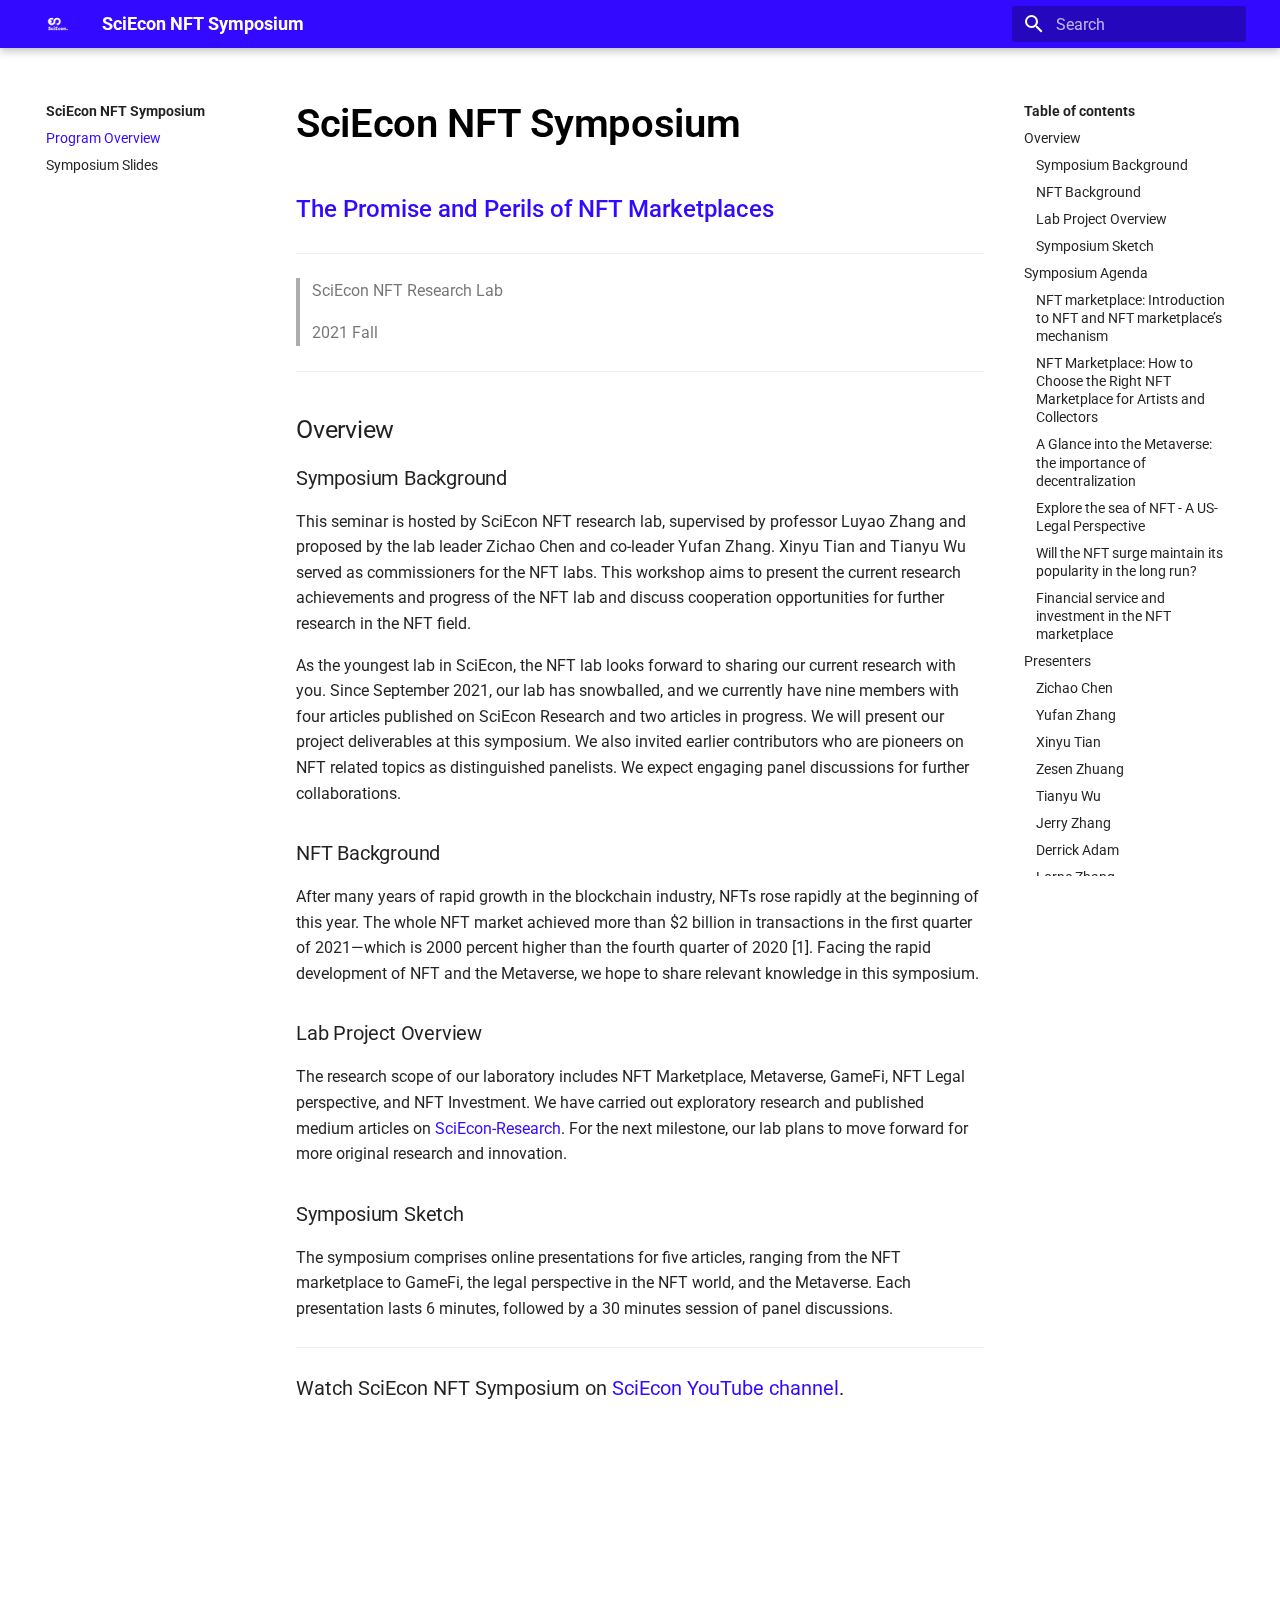
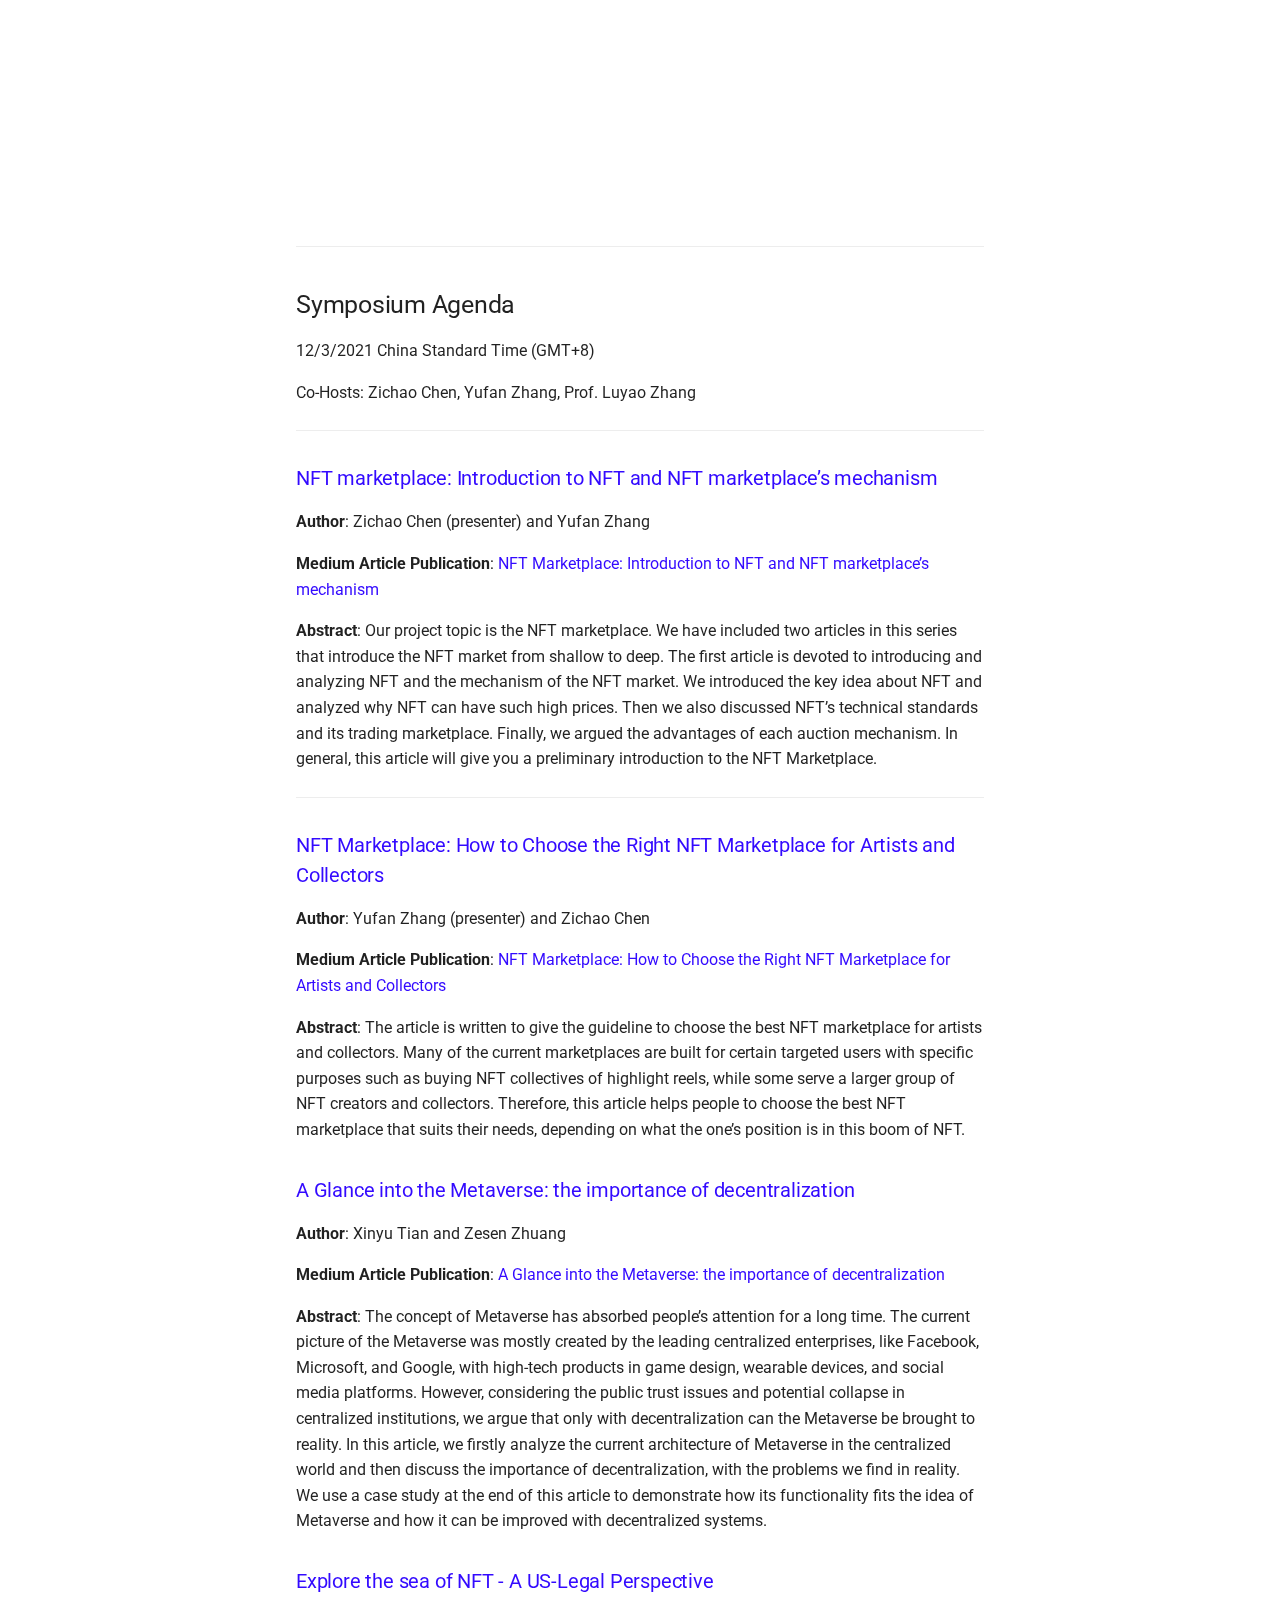
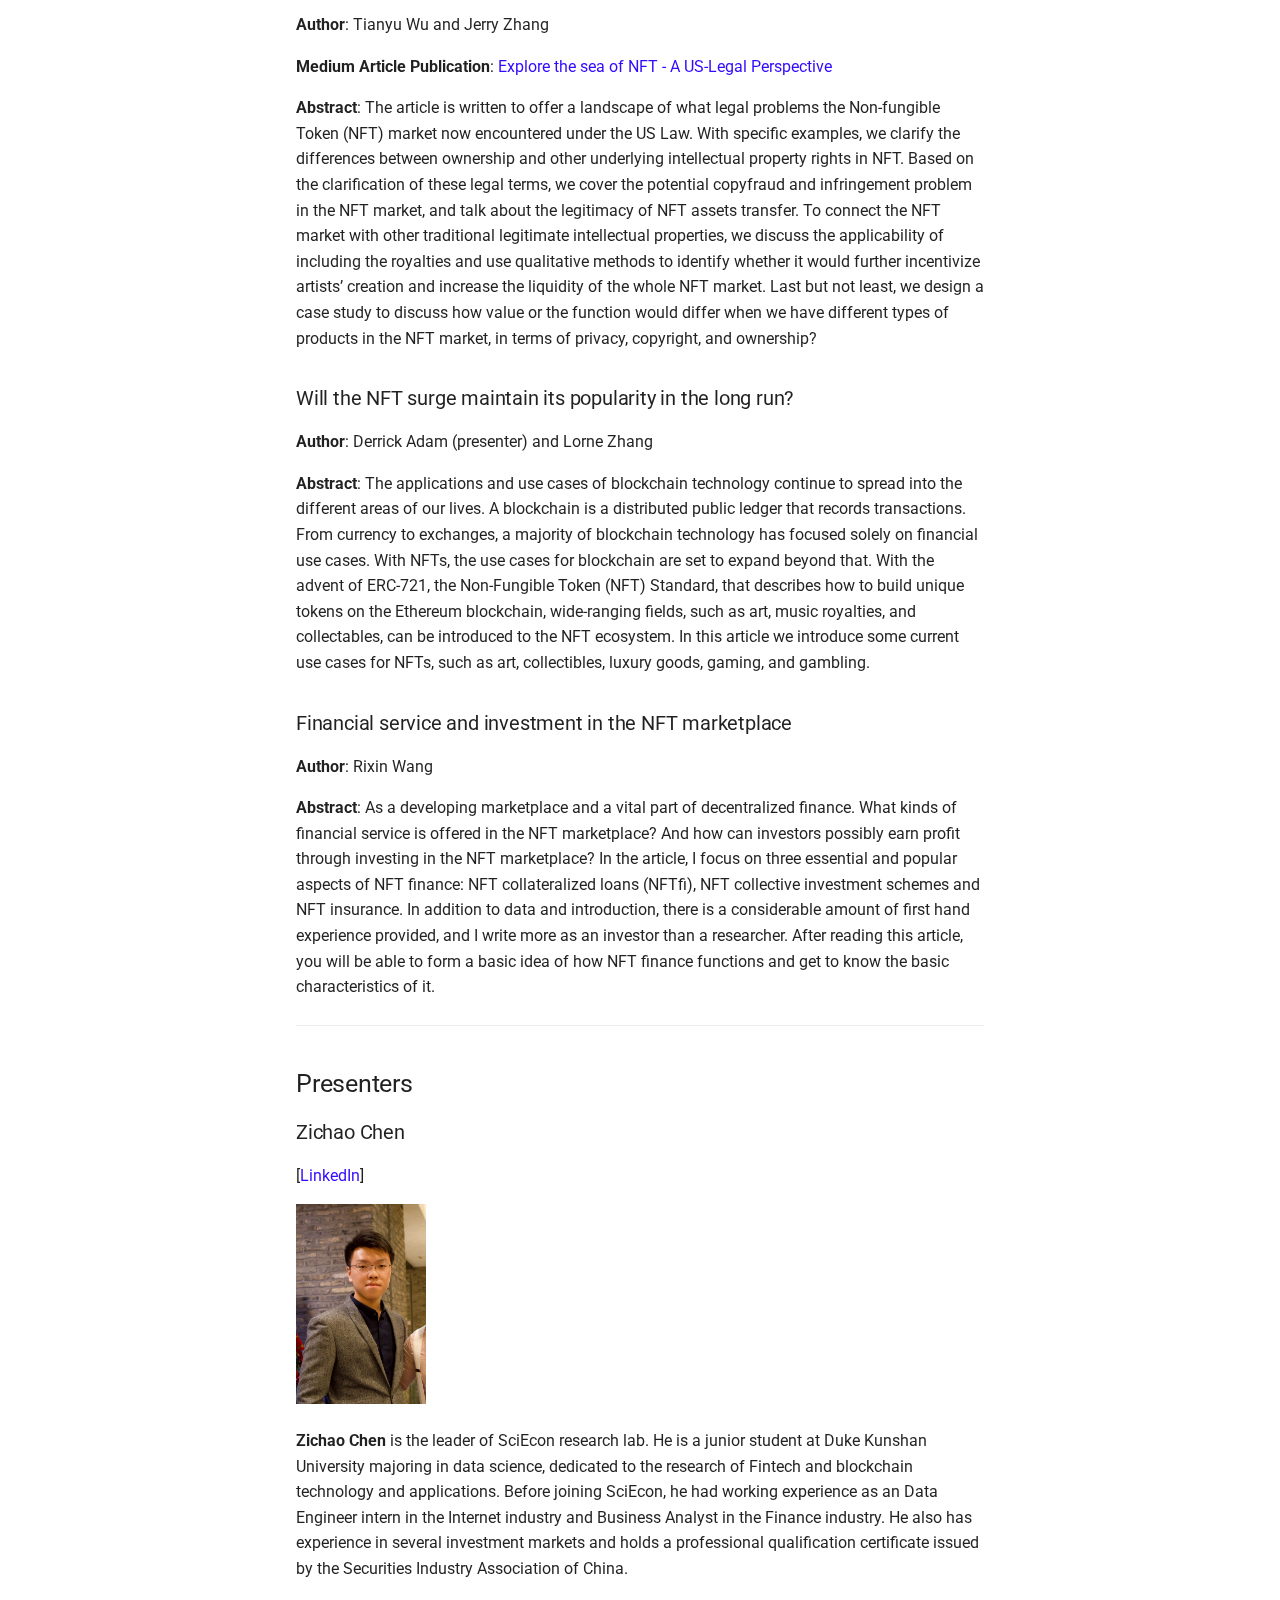
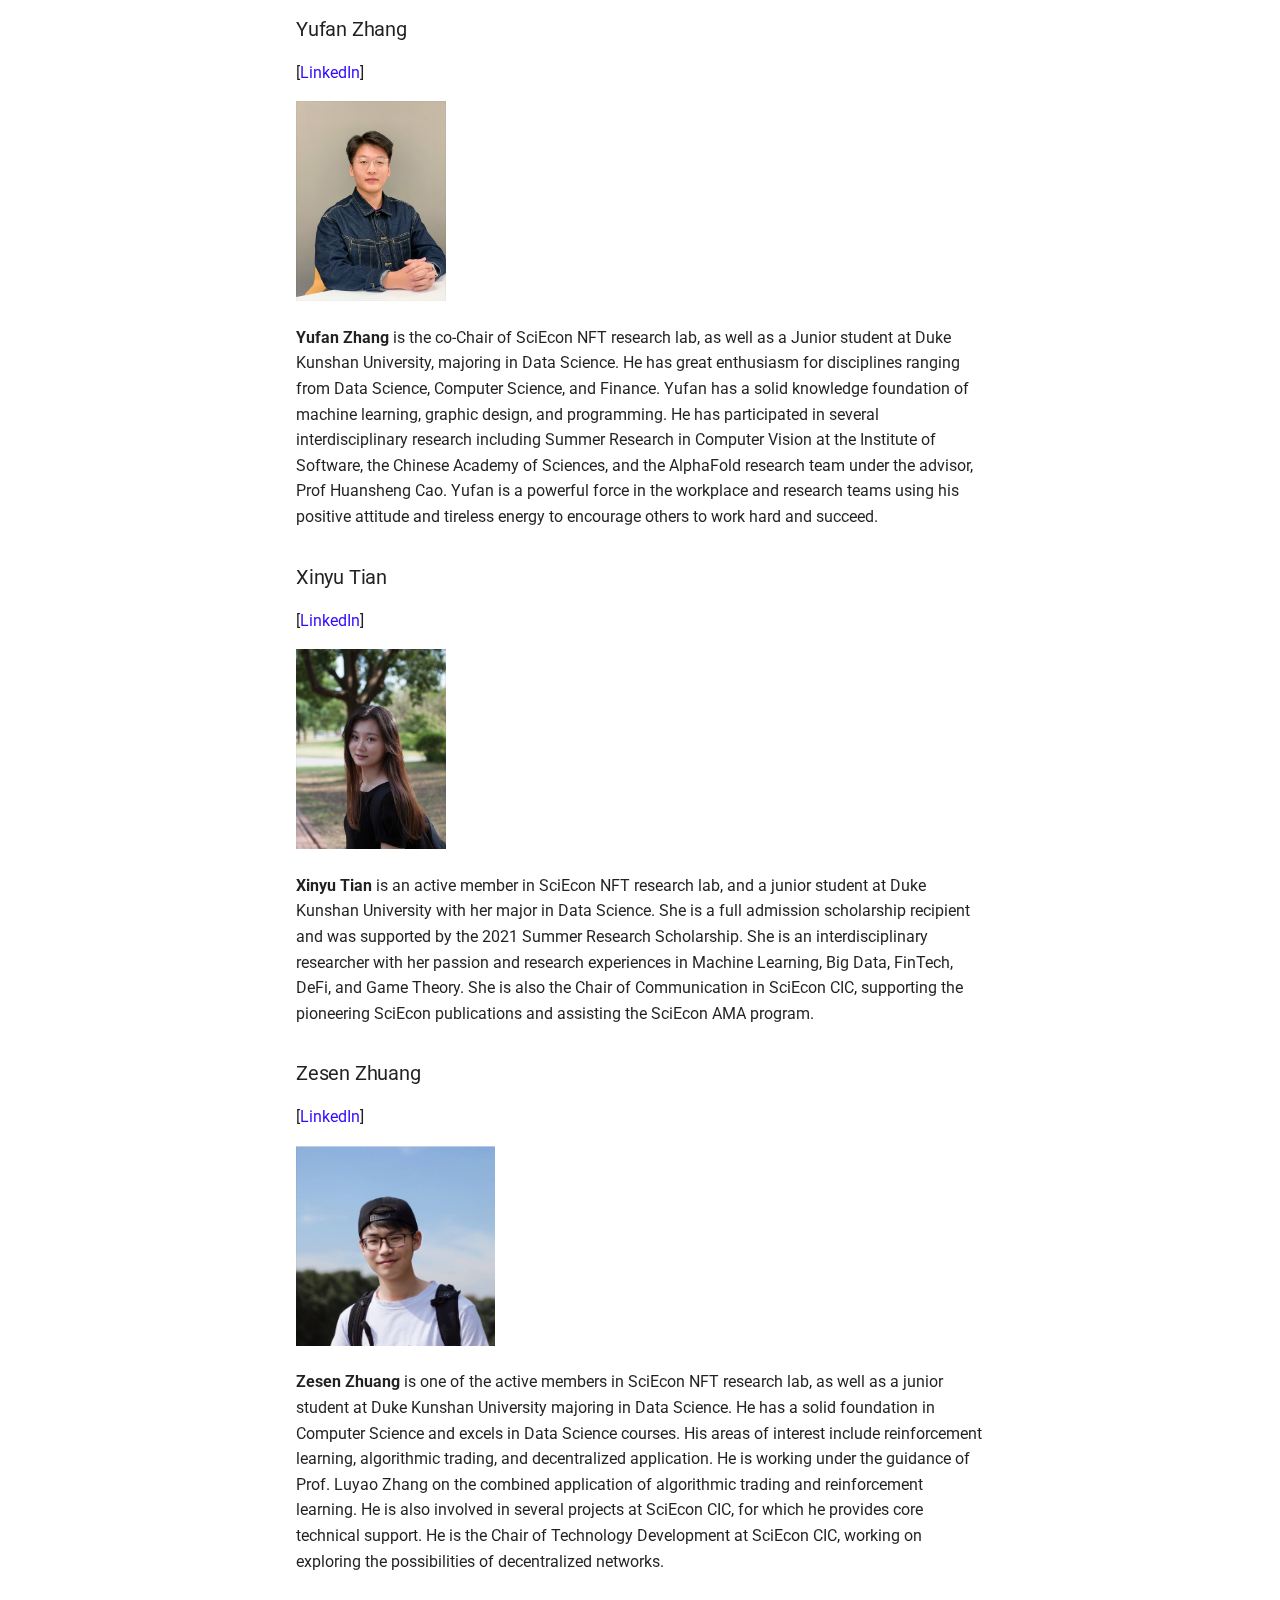
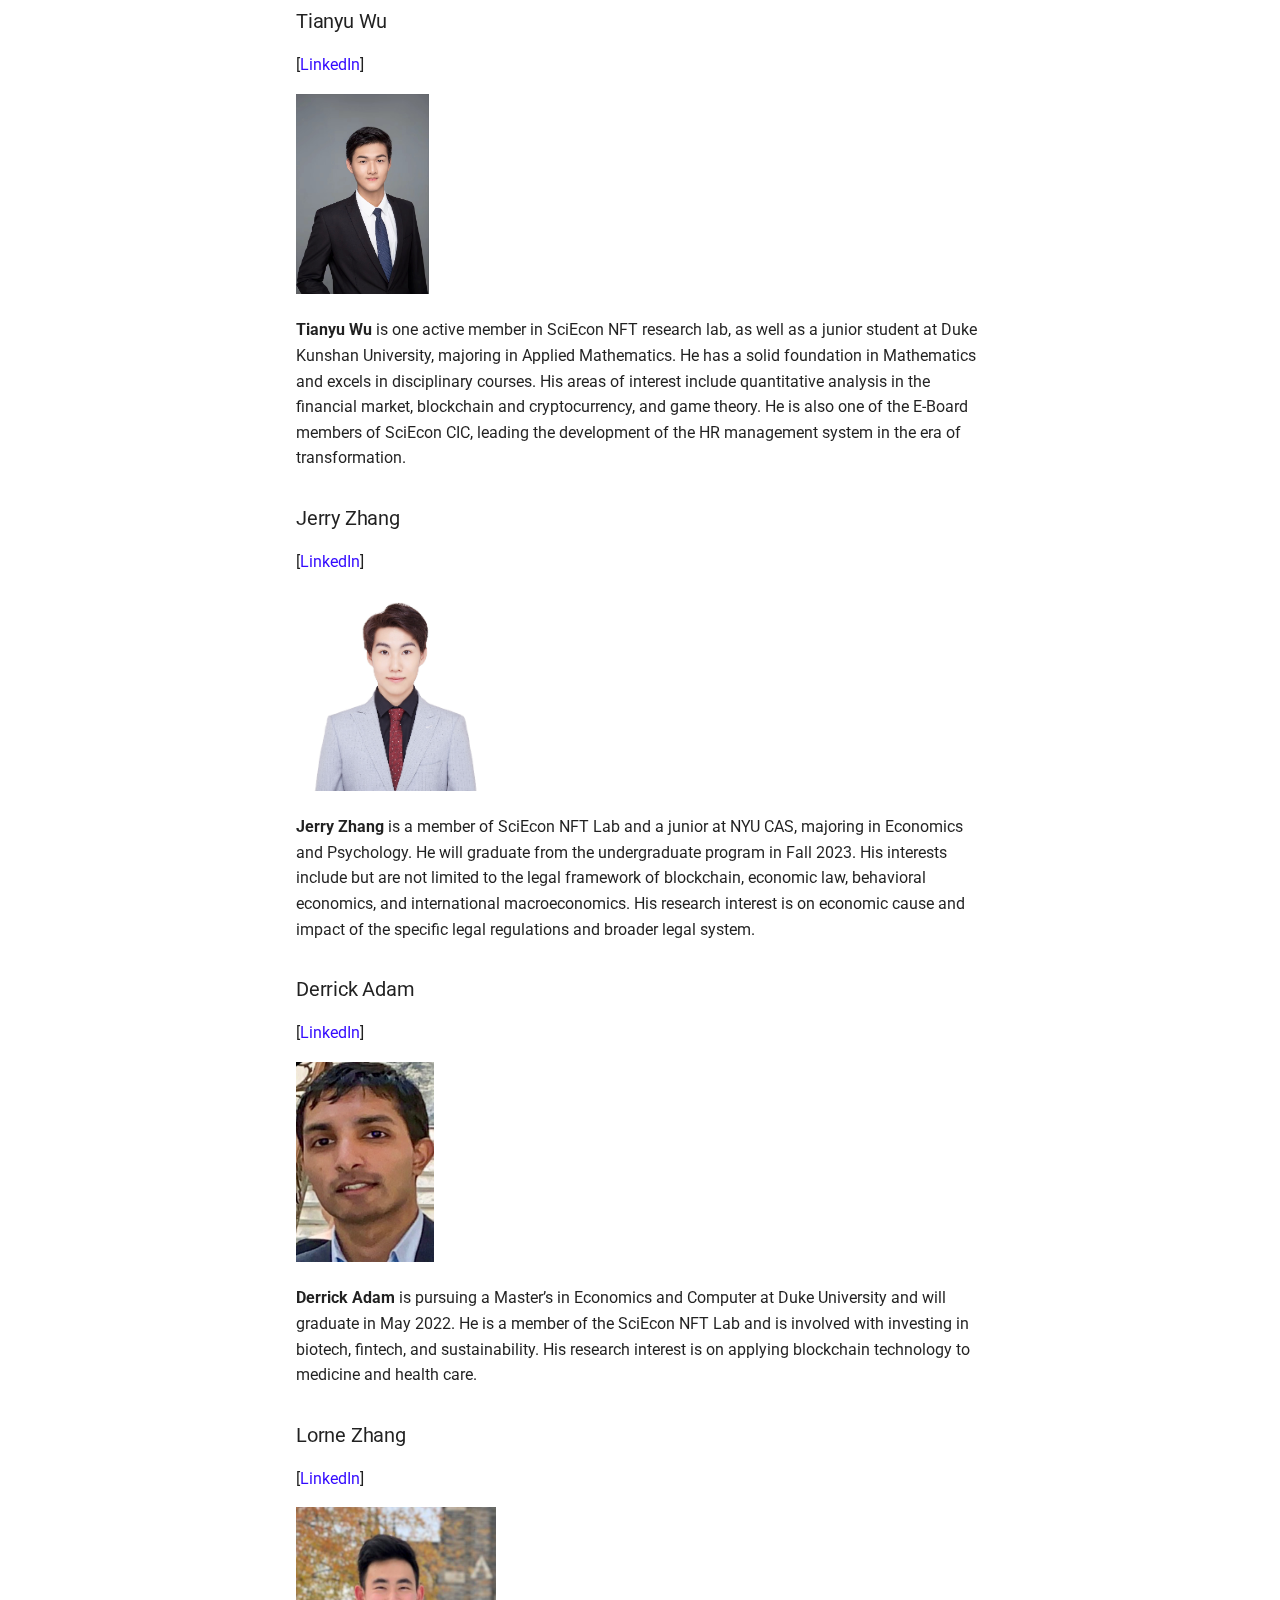
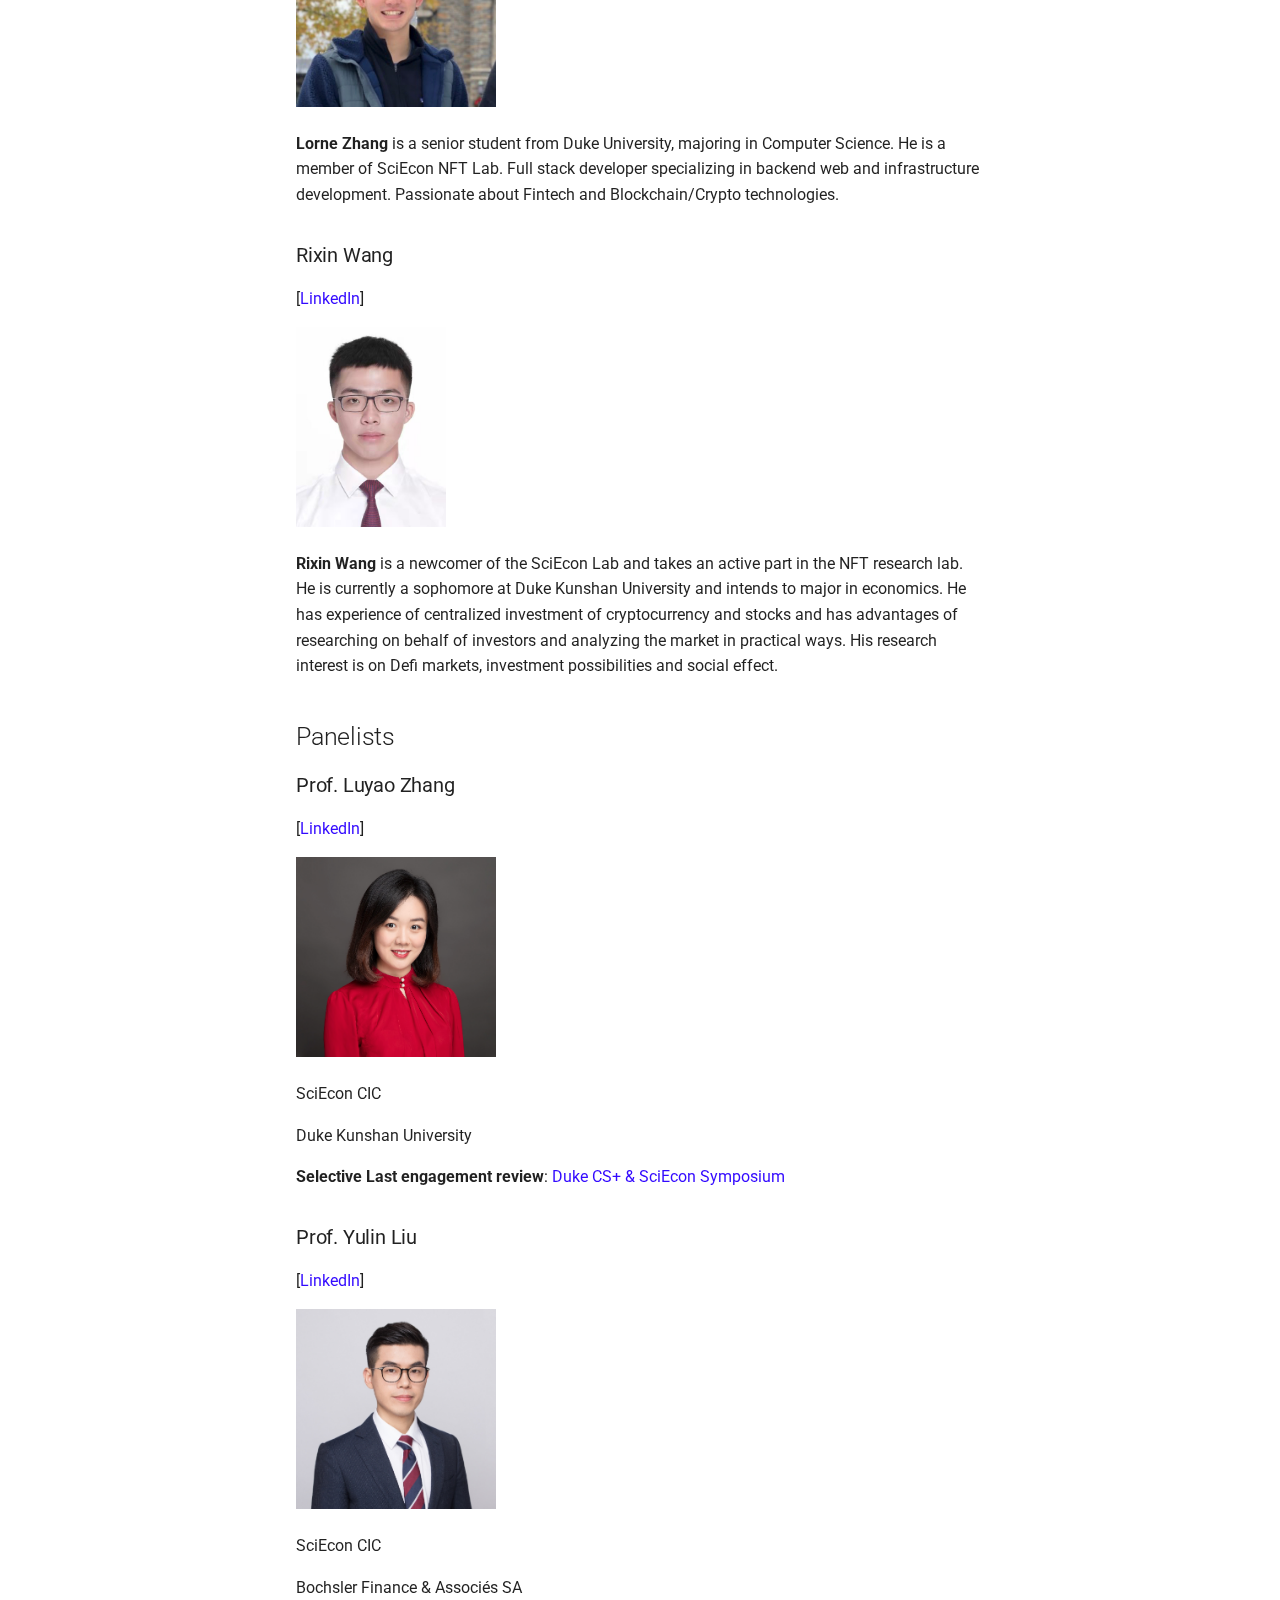
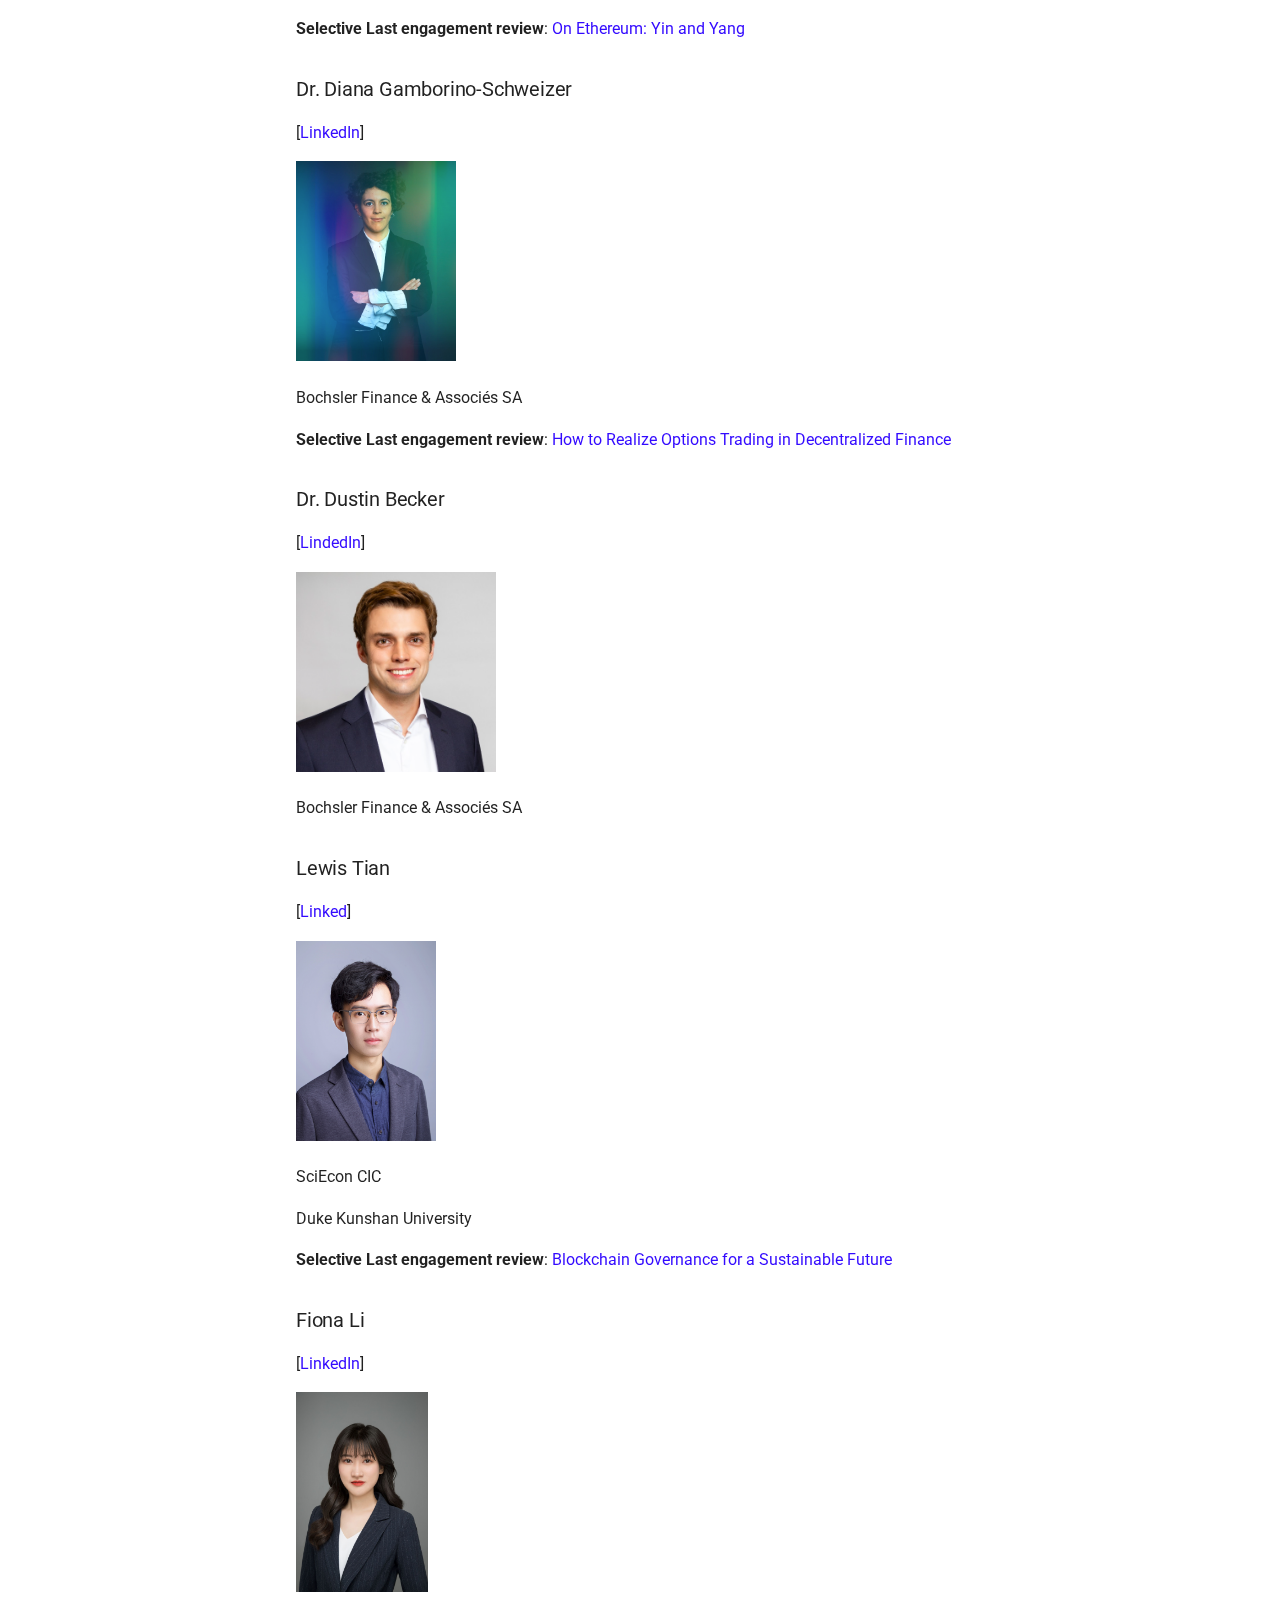
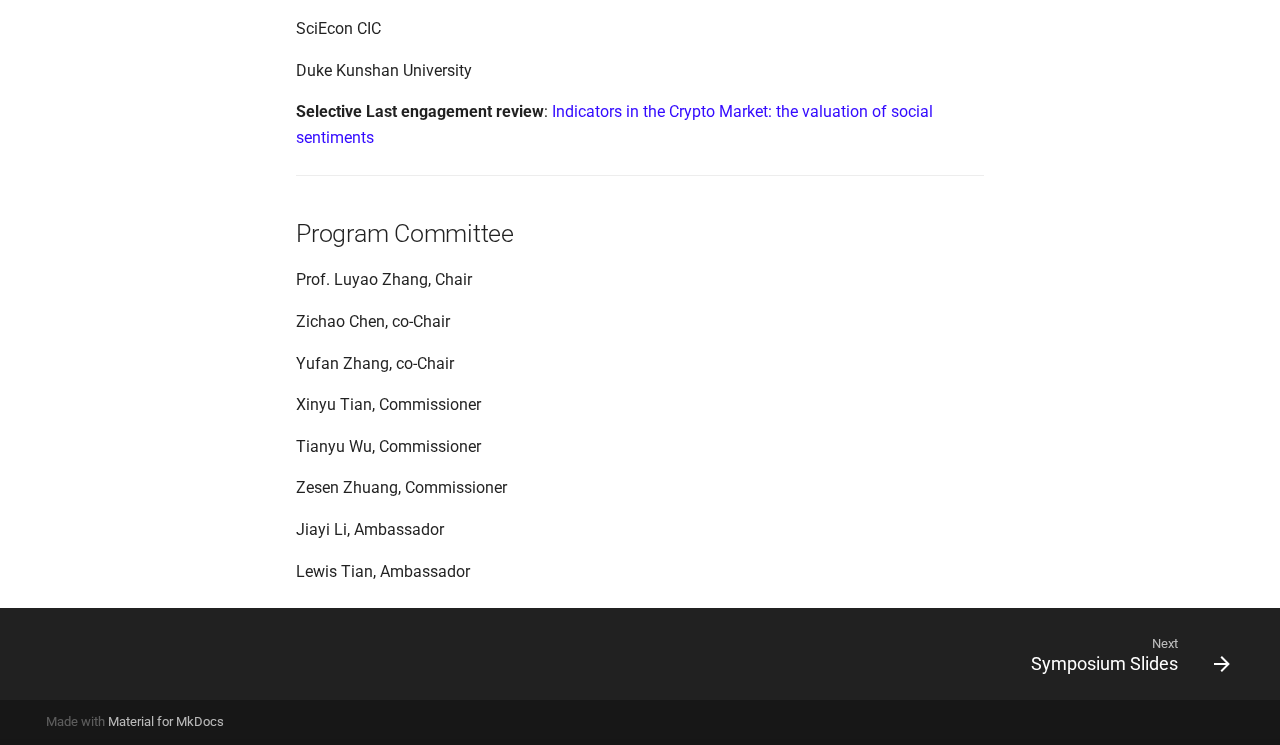
<file: page/index.html>
<!doctype html>
<html lang="en" class="no-js">
  <head>
    
      <meta charset="utf-8">
      <meta name="viewport" content="width=device-width,initial-scale=1">
      
      
      
      <link rel="icon" href="assets/sciecon-w.png">
      <meta name="generator" content="mkdocs-1.3.0, mkdocs-material-8.2.15">
    
    
      
        <title>SciEcon NFT Symposium</title>
      
    
    
      <link rel="stylesheet" href="assets/stylesheets/main.c382b1dc.min.css">
      
        
        <link rel="stylesheet" href="assets/stylesheets/palette.cc9b2e1e.min.css">
        
      
    
    
    
      
        
        
        <link rel="preconnect" href="https://fonts.gstatic.com" crossorigin>
        <link rel="stylesheet" href="https://fonts.googleapis.com/css?family=Roboto:300,300i,400,400i,700,700i%7CRoboto+Mono:400,400i,700,700i&display=fallback">
        <style>:root{--md-text-font:"Roboto";--md-code-font:"Roboto Mono"}</style>
      
    
    
      <link rel="stylesheet" href="stylesheets/extra.css">
    
    <script>__md_scope=new URL(".",location),__md_get=(e,_=localStorage,t=__md_scope)=>JSON.parse(_.getItem(t.pathname+"."+e)),__md_set=(e,_,t=localStorage,a=__md_scope)=>{try{t.setItem(a.pathname+"."+e,JSON.stringify(_))}catch(e){}}</script>
    
      

    
    
  </head>
  
  
    
    
    
    
    
    <body dir="ltr" data-md-color-scheme="" data-md-color-primary="none" data-md-color-accent="none">
  
    
    
    <input class="md-toggle" data-md-toggle="drawer" type="checkbox" id="__drawer" autocomplete="off">
    <input class="md-toggle" data-md-toggle="search" type="checkbox" id="__search" autocomplete="off">
    <label class="md-overlay" for="__drawer"></label>
    <div data-md-component="skip">
      
        
        <a href="#sciecon-nft-symposium" class="md-skip">
          Skip to content
        </a>
      
    </div>
    <div data-md-component="announce">
      
    </div>
    
    
      

  

<header class="md-header md-header--lifted" data-md-component="header">
  <nav class="md-header__inner md-grid" aria-label="Header">
    <a href="." title="SciEcon NFT Symposium" class="md-header__button md-logo" aria-label="SciEcon NFT Symposium" data-md-component="logo">
      
  <img src="assets/sciecon-b.png" alt="logo">

    </a>
    <label class="md-header__button md-icon" for="__drawer">
      <svg xmlns="http://www.w3.org/2000/svg" viewBox="0 0 24 24"><path d="M3 6h18v2H3V6m0 5h18v2H3v-2m0 5h18v2H3v-2Z"/></svg>
    </label>
    <div class="md-header__title" data-md-component="header-title">
      <div class="md-header__ellipsis">
        <div class="md-header__topic">
          <span class="md-ellipsis">
            SciEcon NFT Symposium
          </span>
        </div>
        <div class="md-header__topic" data-md-component="header-topic">
          <span class="md-ellipsis">
            
              Program Overview
            
          </span>
        </div>
      </div>
    </div>
    
    
    
      <label class="md-header__button md-icon" for="__search">
        <svg xmlns="http://www.w3.org/2000/svg" viewBox="0 0 24 24"><path d="M9.5 3A6.5 6.5 0 0 1 16 9.5c0 1.61-.59 3.09-1.56 4.23l.27.27h.79l5 5-1.5 1.5-5-5v-.79l-.27-.27A6.516 6.516 0 0 1 9.5 16 6.5 6.5 0 0 1 3 9.5 6.5 6.5 0 0 1 9.5 3m0 2C7 5 5 7 5 9.5S7 14 9.5 14 14 12 14 9.5 12 5 9.5 5Z"/></svg>
      </label>
      <div class="md-search" data-md-component="search" role="dialog">
  <label class="md-search__overlay" for="__search"></label>
  <div class="md-search__inner" role="search">
    <form class="md-search__form" name="search">
      <input type="text" class="md-search__input" name="query" aria-label="Search" placeholder="Search" autocapitalize="off" autocorrect="off" autocomplete="off" spellcheck="false" data-md-component="search-query" required>
      <label class="md-search__icon md-icon" for="__search">
        <svg xmlns="http://www.w3.org/2000/svg" viewBox="0 0 24 24"><path d="M9.5 3A6.5 6.5 0 0 1 16 9.5c0 1.61-.59 3.09-1.56 4.23l.27.27h.79l5 5-1.5 1.5-5-5v-.79l-.27-.27A6.516 6.516 0 0 1 9.5 16 6.5 6.5 0 0 1 3 9.5 6.5 6.5 0 0 1 9.5 3m0 2C7 5 5 7 5 9.5S7 14 9.5 14 14 12 14 9.5 12 5 9.5 5Z"/></svg>
        <svg xmlns="http://www.w3.org/2000/svg" viewBox="0 0 24 24"><path d="M20 11v2H8l5.5 5.5-1.42 1.42L4.16 12l7.92-7.92L13.5 5.5 8 11h12Z"/></svg>
      </label>
      <nav class="md-search__options" aria-label="Search">
        
        <button type="reset" class="md-search__icon md-icon" aria-label="Clear" tabindex="-1">
          <svg xmlns="http://www.w3.org/2000/svg" viewBox="0 0 24 24"><path d="M19 6.41 17.59 5 12 10.59 6.41 5 5 6.41 10.59 12 5 17.59 6.41 19 12 13.41 17.59 19 19 17.59 13.41 12 19 6.41Z"/></svg>
        </button>
      </nav>
      
    </form>
    <div class="md-search__output">
      <div class="md-search__scrollwrap" data-md-scrollfix>
        <div class="md-search-result" data-md-component="search-result">
          <div class="md-search-result__meta">
            Initializing search
          </div>
          <ol class="md-search-result__list"></ol>
        </div>
      </div>
    </div>
  </div>
</div>
    
    
  </nav>
  
    
  
</header>
    
    <div class="md-container" data-md-component="container">
      
      
        
      
      <main class="md-main" data-md-component="main">
        <div class="md-main__inner md-grid">
          
            
              
              <div class="md-sidebar md-sidebar--primary" data-md-component="sidebar" data-md-type="navigation" >
                <div class="md-sidebar__scrollwrap">
                  <div class="md-sidebar__inner">
                    


<nav class="md-nav md-nav--primary" aria-label="Navigation" data-md-level="0">
  <label class="md-nav__title" for="__drawer">
    <a href="." title="SciEcon NFT Symposium" class="md-nav__button md-logo" aria-label="SciEcon NFT Symposium" data-md-component="logo">
      
  <img src="assets/sciecon-b.png" alt="logo">

    </a>
    SciEcon NFT Symposium
  </label>
  
  <ul class="md-nav__list" data-md-scrollfix>
    
      
      
      

  
  
    
  
  
    <li class="md-nav__item md-nav__item--active">
      
      <input class="md-nav__toggle md-toggle" data-md-toggle="toc" type="checkbox" id="__toc">
      
      
        
      
      
        <label class="md-nav__link md-nav__link--active" for="__toc">
          Program Overview
          <span class="md-nav__icon md-icon"></span>
        </label>
      
      <a href="." class="md-nav__link md-nav__link--active">
        Program Overview
      </a>
      
        

<nav class="md-nav md-nav--secondary" aria-label="Table of contents">
  
  
  
    
  
  
    <label class="md-nav__title" for="__toc">
      <span class="md-nav__icon md-icon"></span>
      Table of contents
    </label>
    <ul class="md-nav__list" data-md-component="toc" data-md-scrollfix>
      
        <li class="md-nav__item">
  <a href="#overview" class="md-nav__link">
    Overview
  </a>
  
    <nav class="md-nav" aria-label="Overview">
      <ul class="md-nav__list">
        
          <li class="md-nav__item">
  <a href="#symposium-background" class="md-nav__link">
    Symposium Background
  </a>
  
</li>
        
          <li class="md-nav__item">
  <a href="#nft-background" class="md-nav__link">
    NFT Background
  </a>
  
</li>
        
          <li class="md-nav__item">
  <a href="#lab-project-overview" class="md-nav__link">
    Lab Project Overview
  </a>
  
</li>
        
          <li class="md-nav__item">
  <a href="#symposium-sketch" class="md-nav__link">
    Symposium Sketch
  </a>
  
</li>
        
      </ul>
    </nav>
  
</li>
      
        <li class="md-nav__item">
  <a href="#symposium-agenda" class="md-nav__link">
    Symposium Agenda
  </a>
  
    <nav class="md-nav" aria-label="Symposium Agenda">
      <ul class="md-nav__list">
        
          <li class="md-nav__item">
  <a href="#nft-marketplace-introduction-to-nft-and-nft-marketplaces-mechanism" class="md-nav__link">
    NFT marketplace: Introduction to NFT and NFT marketplace’s mechanism
  </a>
  
</li>
        
          <li class="md-nav__item">
  <a href="#nft-marketplace-how-to-choose-the-right-nft-marketplace-for-artists-and-collectors" class="md-nav__link">
    NFT Marketplace: How to Choose the Right NFT Marketplace for Artists and Collectors
  </a>
  
</li>
        
          <li class="md-nav__item">
  <a href="#a-glance-into-the-metaverse-the-importance-of-decentralization" class="md-nav__link">
    A Glance into the Metaverse: the importance of decentralization
  </a>
  
</li>
        
          <li class="md-nav__item">
  <a href="#explore-the-sea-of-nft-a-us-legal-perspective" class="md-nav__link">
    Explore the sea of NFT - A US-Legal Perspective
  </a>
  
</li>
        
          <li class="md-nav__item">
  <a href="#will-the-nft-surge-maintain-its-popularity-in-the-long-run" class="md-nav__link">
    Will the NFT surge maintain its popularity in the long run?
  </a>
  
</li>
        
          <li class="md-nav__item">
  <a href="#financial-service-and-investment-in-the-nft-marketplace" class="md-nav__link">
    Financial service and investment in the NFT marketplace
  </a>
  
</li>
        
      </ul>
    </nav>
  
</li>
      
        <li class="md-nav__item">
  <a href="#presenters" class="md-nav__link">
    Presenters
  </a>
  
    <nav class="md-nav" aria-label="Presenters">
      <ul class="md-nav__list">
        
          <li class="md-nav__item">
  <a href="#zichao-chen" class="md-nav__link">
    Zichao Chen
  </a>
  
</li>
        
          <li class="md-nav__item">
  <a href="#yufan-zhang" class="md-nav__link">
    Yufan Zhang
  </a>
  
</li>
        
          <li class="md-nav__item">
  <a href="#xinyu-tian" class="md-nav__link">
    Xinyu Tian
  </a>
  
</li>
        
          <li class="md-nav__item">
  <a href="#zesen-zhuang" class="md-nav__link">
    Zesen Zhuang
  </a>
  
</li>
        
          <li class="md-nav__item">
  <a href="#tianyu-wu" class="md-nav__link">
    Tianyu Wu
  </a>
  
</li>
        
          <li class="md-nav__item">
  <a href="#jerry-zhang" class="md-nav__link">
    Jerry Zhang
  </a>
  
</li>
        
          <li class="md-nav__item">
  <a href="#derrick-adam" class="md-nav__link">
    Derrick Adam
  </a>
  
</li>
        
          <li class="md-nav__item">
  <a href="#lorne-zhang" class="md-nav__link">
    Lorne Zhang
  </a>
  
</li>
        
          <li class="md-nav__item">
  <a href="#rixin-wang" class="md-nav__link">
    Rixin Wang
  </a>
  
</li>
        
      </ul>
    </nav>
  
</li>
      
        <li class="md-nav__item">
  <a href="#panelists" class="md-nav__link">
    Panelists
  </a>
  
    <nav class="md-nav" aria-label="Panelists">
      <ul class="md-nav__list">
        
          <li class="md-nav__item">
  <a href="#prof-luyao-zhang" class="md-nav__link">
    Prof. Luyao Zhang
  </a>
  
</li>
        
          <li class="md-nav__item">
  <a href="#prof-yulin-liu" class="md-nav__link">
    Prof. Yulin Liu
  </a>
  
</li>
        
          <li class="md-nav__item">
  <a href="#dr-diana-gamborino-schweizer" class="md-nav__link">
    Dr. Diana Gamborino-Schweizer
  </a>
  
</li>
        
          <li class="md-nav__item">
  <a href="#dr-dustin-becker" class="md-nav__link">
    Dr. Dustin Becker
  </a>
  
</li>
        
          <li class="md-nav__item">
  <a href="#lewis-tian" class="md-nav__link">
    Lewis Tian
  </a>
  
</li>
        
          <li class="md-nav__item">
  <a href="#fiona-li" class="md-nav__link">
    Fiona Li
  </a>
  
</li>
        
      </ul>
    </nav>
  
</li>
      
        <li class="md-nav__item">
  <a href="#program-committee" class="md-nav__link">
    Program Committee
  </a>
  
</li>
      
    </ul>
  
</nav>
      
    </li>
  

    
      
      
      

  
  
  
    <li class="md-nav__item">
      <a href="assets/Slides.pdf" class="md-nav__link">
        Symposium Slides
      </a>
    </li>
  

    
  </ul>
</nav>
                  </div>
                </div>
              </div>
            
            
              
              <div class="md-sidebar md-sidebar--secondary" data-md-component="sidebar" data-md-type="toc" >
                <div class="md-sidebar__scrollwrap">
                  <div class="md-sidebar__inner">
                    

<nav class="md-nav md-nav--secondary" aria-label="Table of contents">
  
  
  
    
  
  
    <label class="md-nav__title" for="__toc">
      <span class="md-nav__icon md-icon"></span>
      Table of contents
    </label>
    <ul class="md-nav__list" data-md-component="toc" data-md-scrollfix>
      
        <li class="md-nav__item">
  <a href="#overview" class="md-nav__link">
    Overview
  </a>
  
    <nav class="md-nav" aria-label="Overview">
      <ul class="md-nav__list">
        
          <li class="md-nav__item">
  <a href="#symposium-background" class="md-nav__link">
    Symposium Background
  </a>
  
</li>
        
          <li class="md-nav__item">
  <a href="#nft-background" class="md-nav__link">
    NFT Background
  </a>
  
</li>
        
          <li class="md-nav__item">
  <a href="#lab-project-overview" class="md-nav__link">
    Lab Project Overview
  </a>
  
</li>
        
          <li class="md-nav__item">
  <a href="#symposium-sketch" class="md-nav__link">
    Symposium Sketch
  </a>
  
</li>
        
      </ul>
    </nav>
  
</li>
      
        <li class="md-nav__item">
  <a href="#symposium-agenda" class="md-nav__link">
    Symposium Agenda
  </a>
  
    <nav class="md-nav" aria-label="Symposium Agenda">
      <ul class="md-nav__list">
        
          <li class="md-nav__item">
  <a href="#nft-marketplace-introduction-to-nft-and-nft-marketplaces-mechanism" class="md-nav__link">
    NFT marketplace: Introduction to NFT and NFT marketplace’s mechanism
  </a>
  
</li>
        
          <li class="md-nav__item">
  <a href="#nft-marketplace-how-to-choose-the-right-nft-marketplace-for-artists-and-collectors" class="md-nav__link">
    NFT Marketplace: How to Choose the Right NFT Marketplace for Artists and Collectors
  </a>
  
</li>
        
          <li class="md-nav__item">
  <a href="#a-glance-into-the-metaverse-the-importance-of-decentralization" class="md-nav__link">
    A Glance into the Metaverse: the importance of decentralization
  </a>
  
</li>
        
          <li class="md-nav__item">
  <a href="#explore-the-sea-of-nft-a-us-legal-perspective" class="md-nav__link">
    Explore the sea of NFT - A US-Legal Perspective
  </a>
  
</li>
        
          <li class="md-nav__item">
  <a href="#will-the-nft-surge-maintain-its-popularity-in-the-long-run" class="md-nav__link">
    Will the NFT surge maintain its popularity in the long run?
  </a>
  
</li>
        
          <li class="md-nav__item">
  <a href="#financial-service-and-investment-in-the-nft-marketplace" class="md-nav__link">
    Financial service and investment in the NFT marketplace
  </a>
  
</li>
        
      </ul>
    </nav>
  
</li>
      
        <li class="md-nav__item">
  <a href="#presenters" class="md-nav__link">
    Presenters
  </a>
  
    <nav class="md-nav" aria-label="Presenters">
      <ul class="md-nav__list">
        
          <li class="md-nav__item">
  <a href="#zichao-chen" class="md-nav__link">
    Zichao Chen
  </a>
  
</li>
        
          <li class="md-nav__item">
  <a href="#yufan-zhang" class="md-nav__link">
    Yufan Zhang
  </a>
  
</li>
        
          <li class="md-nav__item">
  <a href="#xinyu-tian" class="md-nav__link">
    Xinyu Tian
  </a>
  
</li>
        
          <li class="md-nav__item">
  <a href="#zesen-zhuang" class="md-nav__link">
    Zesen Zhuang
  </a>
  
</li>
        
          <li class="md-nav__item">
  <a href="#tianyu-wu" class="md-nav__link">
    Tianyu Wu
  </a>
  
</li>
        
          <li class="md-nav__item">
  <a href="#jerry-zhang" class="md-nav__link">
    Jerry Zhang
  </a>
  
</li>
        
          <li class="md-nav__item">
  <a href="#derrick-adam" class="md-nav__link">
    Derrick Adam
  </a>
  
</li>
        
          <li class="md-nav__item">
  <a href="#lorne-zhang" class="md-nav__link">
    Lorne Zhang
  </a>
  
</li>
        
          <li class="md-nav__item">
  <a href="#rixin-wang" class="md-nav__link">
    Rixin Wang
  </a>
  
</li>
        
      </ul>
    </nav>
  
</li>
      
        <li class="md-nav__item">
  <a href="#panelists" class="md-nav__link">
    Panelists
  </a>
  
    <nav class="md-nav" aria-label="Panelists">
      <ul class="md-nav__list">
        
          <li class="md-nav__item">
  <a href="#prof-luyao-zhang" class="md-nav__link">
    Prof. Luyao Zhang
  </a>
  
</li>
        
          <li class="md-nav__item">
  <a href="#prof-yulin-liu" class="md-nav__link">
    Prof. Yulin Liu
  </a>
  
</li>
        
          <li class="md-nav__item">
  <a href="#dr-diana-gamborino-schweizer" class="md-nav__link">
    Dr. Diana Gamborino-Schweizer
  </a>
  
</li>
        
          <li class="md-nav__item">
  <a href="#dr-dustin-becker" class="md-nav__link">
    Dr. Dustin Becker
  </a>
  
</li>
        
          <li class="md-nav__item">
  <a href="#lewis-tian" class="md-nav__link">
    Lewis Tian
  </a>
  
</li>
        
          <li class="md-nav__item">
  <a href="#fiona-li" class="md-nav__link">
    Fiona Li
  </a>
  
</li>
        
      </ul>
    </nav>
  
</li>
      
        <li class="md-nav__item">
  <a href="#program-committee" class="md-nav__link">
    Program Committee
  </a>
  
</li>
      
    </ul>
  
</nav>
                  </div>
                </div>
              </div>
            
          
          <div class="md-content" data-md-component="content">
            <article class="md-content__inner md-typeset">
              
                


<!-- # The promise and perils of NFT marketplaces

### SciEcon NFT Symposium Program -->

<h1 id="sciecon-nft-symposium"><span style="color:black;font-weight:600;font-size:40px">SciEcon NFT Symposium</span></h1>
<p><span style="color:#330aff;font-weight:500;font-size:24px">The Promise and Perils of NFT Marketplaces</span></p>
<!-- ### SciEcon Blockchain + Mechanism Design Program -->

<hr />
<blockquote>
<p>SciEcon NFT Research Lab</p>
<p>2021 Fall</p>
</blockquote>
<hr />
<!-- ## Overview -->
<h2 id="overview"><strong>Overview</strong></h2>
<h3 id="symposium-background">Symposium Background</h3>
<p>This seminar is hosted by SciEcon NFT research lab, supervised by professor Luyao Zhang and proposed by the lab leader Zichao Chen and co-leader Yufan Zhang. Xinyu Tian and Tianyu Wu served as commissioners for the NFT labs. This workshop aims to present the current research achievements and progress of the NFT lab and discuss cooperation opportunities for further research in the NFT field.</p>
<p>As the youngest lab in SciEcon, the NFT lab looks forward to sharing our current research with you. Since September 2021, our lab has snowballed, and we currently have nine members with four articles published on SciEcon Research and two articles in progress. We will present our project deliverables at this symposium. We also invited earlier contributors who are pioneers on NFT related topics as distinguished panelists. We expect engaging panel discussions for further collaborations.</p>
<h3 id="nft-background">NFT Background</h3>
<p>After many years of rapid growth in the blockchain industry, NFTs rose rapidly at the beginning of this year. The whole NFT market achieved more than $2 billion in transactions in the first quarter of 2021—which is 2000 percent higher than the fourth quarter of 2020 [1]. Facing the rapid development of NFT and the Metaverse, we hope to share relevant knowledge in this symposium.</p>
<h3 id="lab-project-overview">Lab Project Overview</h3>
<p>The research scope of our laboratory includes NFT Marketplace, Metaverse, GameFi, NFT Legal perspective, and NFT Investment. We have carried out exploratory research and published medium articles on <a href="https://medium.com/sciecon-research">SciEcon-Research</a>. For the next milestone, our lab plans to move forward for more original research and innovation.</p>
<h3 id="symposium-sketch">Symposium Sketch</h3>
<p>The symposium comprises online presentations for five articles, ranging from the NFT marketplace to GameFi, the legal perspective in the NFT world, and the Metaverse. Each presentation lasts 6 minutes, followed by a 30 minutes session of panel discussions.</p>
<hr />
<!-- ## Watch SciEcon NFT Symposium on [SciEcon YouTube channel](https://www.youtube.com/channel/UCQOvF-D45s09FlajFkKzoOA). -->
<p><span style="font-weight:400;font-size:20px">
    Watch SciEcon NFT Symposium on <a href="https://www.youtube.com/channel/UCQOvF-D45s09FlajFkKzoOA">SciEcon YouTube channel</a>.
</span></p>
<iframe 
    width="1056"
    height="394"
    src="https://www.youtube.com/embed/iLMZ_Z5Yo9M" 
    title="YouTube video player" 
    frameborder="0" allow="accelerometer; autoplay; clipboard-write; encrypted-media; gyroscope; picture-in-picture" allowfullscreen>
</iframe>

<hr />
<!-- ## Symposium Agenda -->
<h2 id="symposium-agenda"><strong>Symposium Agenda</strong></h2>
<p>12/3/2021 China Standard Time (GMT+8)</p>
<p>Co-Hosts: Zichao Chen, Yufan Zhang, Prof. Luyao Zhang</p>
<hr />
<h3 id="nft-marketplace-introduction-to-nft-and-nft-marketplaces-mechanism"><a href="https://insight.sciecon.org/articles/Research/ExploretheseaofNFT/">NFT marketplace: Introduction to NFT and NFT marketplace’s mechanism</a></h3>
<p><strong>Author</strong>: Zichao Chen (presenter) and Yufan Zhang</p>
<p><strong>Medium Article Publication</strong>: <a href="https://insight.sciecon.org/articles/Research/NFTMarketplace:IntroductiontoNFTandNFTmarketplace%E2%80%99smechanism">NFT Marketplace: Introduction to NFT and NFT marketplace’s mechanism</a></p>
<p><strong>Abstract</strong>:
Our project topic is the NFT marketplace. We have included two articles in this series that introduce the NFT market from shallow to deep. The first article is devoted to introducing and analyzing NFT and the mechanism of the NFT market. We introduced the key idea about NFT and analyzed why NFT can have such high prices. Then we also discussed NFT’s technical standards and its trading marketplace. Finally, we argued the advantages of each auction mechanism. In general, this article will give you a preliminary introduction to the NFT Marketplace.</p>
<hr />
<h3 id="nft-marketplace-how-to-choose-the-right-nft-marketplace-for-artists-and-collectors"><a href="https://insight.sciecon.org/articles/Research/NFTMarketplace:HowtoChoosetheRightNFTMarketplaceforArtistsandCollectors">NFT Marketplace: How to Choose the Right NFT Marketplace for Artists and Collectors</a></h3>
<p><strong>Author</strong>: Yufan Zhang (presenter) and Zichao Chen</p>
<p><strong>Medium Article Publication</strong>: <a href="https://medium.com/sciecon-research/nft-marketplace-how-to-choose-the-right-nft-marketplace-for-artists-and-collectors-5d4cc7cb1918">NFT Marketplace: How to Choose the Right NFT Marketplace for Artists and Collectors</a></p>
<p><strong>Abstract</strong>:
The article is written to give the guideline to choose the best NFT marketplace for artists and collectors. Many of the current marketplaces are built for certain targeted users with specific purposes such as buying NFT collectives of highlight reels, while some serve a larger group of NFT creators and collectors. Therefore, this article helps people to choose the best NFT marketplace that suits their needs, depending on what the one’s position is in this boom of NFT.</p>
<h3 id="a-glance-into-the-metaverse-the-importance-of-decentralization"><a href="https://insight.sciecon.org/articles/Research/AGlanceintotheMetaverse">A Glance into the Metaverse: the importance of decentralization</a></h3>
<p><strong>Author</strong>: Xinyu Tian and Zesen Zhuang</p>
<p><strong>Medium Article Publication</strong>: <a href="https://medium.com/sciecon-research/a-glance-into-the-metaverse-80004e9e1d1">A Glance into the Metaverse: the importance of decentralization</a></p>
<p><strong>Abstract</strong>:
The concept of Metaverse has absorbed people’s attention for a long time. The current picture of the Metaverse was mostly created by the leading centralized enterprises, like Facebook, Microsoft, and Google, with high-tech products in game design, wearable devices, and social media platforms. However, considering the public trust issues and potential collapse in centralized institutions, we argue that only with decentralization can the Metaverse be brought to reality. In this article, we firstly analyze the current architecture of Metaverse in the centralized world and then discuss the importance of decentralization, with the problems we find in reality. We use a case study at the end of this article to demonstrate how its functionality fits the idea of Metaverse and how it can be improved with decentralized systems.</p>
<h3 id="explore-the-sea-of-nft-a-us-legal-perspective"><a href="https://insight.sciecon.org/articles/Research/ExploretheseaofNFT/">Explore the sea of NFT - A US-Legal Perspective</a></h3>
<p><strong>Author</strong>: Tianyu Wu and Jerry Zhang</p>
<p><strong>Medium Article Publication</strong>:  <a href="https://medium.com/sciecon-research/explore-the-sea-of-nft-f74eab9259de">Explore the sea of NFT - A US-Legal Perspective</a></p>
<p><strong>Abstract</strong>:
The article is written to offer a landscape of what legal problems the Non-fungible Token (NFT) market now encountered under the US Law. With specific examples, we clarify the differences between ownership and other underlying intellectual property rights in NFT. Based on the clarification of these legal terms, we cover the potential copyfraud and infringement problem in the NFT market, and talk about the legitimacy of NFT assets transfer. To connect the NFT market with other traditional legitimate intellectual properties, we discuss the applicability of including the royalties and use qualitative methods to identify whether it would further incentivize artists’ creation and increase the liquidity of the whole NFT market. Last but not least, we design a case study to discuss how value or the function would differ when we have different types of products in the NFT market, in terms of privacy, copyright, and ownership?</p>
<h3 id="will-the-nft-surge-maintain-its-popularity-in-the-long-run">Will the NFT surge maintain its popularity in the long run?</h3>
<p><strong>Author</strong>: Derrick Adam (presenter) and Lorne Zhang</p>
<p><strong>Abstract</strong>: The applications and use cases of blockchain technology continue to spread into the different areas of our lives. A blockchain is a distributed public ledger that records transactions.  From currency to exchanges, a majority of blockchain technology has focused solely on financial use cases. With NFTs, the use cases for blockchain are set to expand beyond that. With the advent of ERC-721, the Non-Fungible Token (NFT) Standard, that describes how to build unique tokens on the Ethereum blockchain, wide-ranging fields, such as art, music royalties, and collectables, can be introduced to the NFT ecosystem. In this article we introduce some current use cases for NFTs, such as art, collectibles, luxury goods, gaming, and gambling.</p>
<h3 id="financial-service-and-investment-in-the-nft-marketplace">Financial service and investment in the NFT marketplace</h3>
<p><strong>Author</strong>: Rixin Wang</p>
<p><strong>Abstract</strong>: As a developing marketplace and a vital part of decentralized finance. What kinds of financial service is offered in the NFT marketplace? And how can investors possibly earn profit through investing in the NFT marketplace? In the article, I focus on three essential and popular aspects of NFT finance: NFT collateralized loans (NFTfi), NFT collective investment schemes and NFT insurance. In addition to data and  introduction, there is a considerable amount of first hand experience provided, and I write more as an investor than a researcher. After reading this article, you will be able to form a basic idea of how NFT finance functions and get to know the basic characteristics of it.</p>
<hr />
<!-- ## Bios -->
<h2 id="presenters"><strong>Presenters</strong></h2>
<h3 id="zichao-chen">Zichao Chen</h3>
<p>[<a href="https://www.linkedin.com/in/zichao-9507281a9/">LinkedIn</a>]</p>
<p><img alt="zichao" src="image/index/1_zichao.jpg" style="height:200px" /></p>
<p><strong>Zichao Chen</strong> is the leader of SciEcon research lab. He is a junior student at Duke Kunshan University majoring in data science, dedicated to the research of Fintech and blockchain technology and applications. Before joining SciEcon, he had working experience as an Data Engineer intern in the Internet industry and Business Analyst in the Finance industry. He also has experience in several investment markets and holds a professional qualification certificate issued by the Securities Industry Association of China.</p>
<h3 id="yufan-zhang">Yufan Zhang</h3>
<p>[<a href="https://www.linkedin.com/in/helloyufan/">LinkedIn</a>]</p>
<p><img alt="yufan" src="image/index/2_yufan.jpg" style="height:200px" /></p>
<p><strong>Yufan Zhang</strong> is the co-Chair of SciEcon NFT research lab, as well as a Junior student at Duke Kunshan University, majoring in Data Science. He has great enthusiasm for disciplines ranging from Data Science, Computer Science, and Finance. Yufan has a solid knowledge foundation of machine learning, graphic design, and programming. He has participated in several interdisciplinary research including Summer Research in Computer Vision at the Institute of Software, the Chinese Academy of Sciences, and the AlphaFold research team under the advisor, Prof Huansheng Cao. Yufan is a powerful force in the workplace and research teams using his positive attitude and tireless energy to encourage others to work hard and succeed.</p>
<h3 id="xinyu-tian">Xinyu Tian</h3>
<p>[<a href="https://www.linkedin.com/in/xinyu-tian-1777aa203/">LinkedIn</a>]</p>
<p><img alt="xinyu" src="image/index/3_xinyu.jpg" style="height:200px" /></p>
<p><strong>Xinyu Tian</strong> is an active member in SciEcon NFT research lab, and a junior student at Duke Kunshan University with her major in Data Science. She is a full admission scholarship recipient and was supported by the 2021 Summer Research Scholarship. She is an interdisciplinary researcher with her passion and research experiences in Machine Learning, Big Data, FinTech, DeFi, and Game Theory. She is also the Chair of Communication in SciEcon CIC, supporting the pioneering SciEcon publications and assisting the SciEcon AMA program.</p>
<h3 id="zesen-zhuang">Zesen Zhuang</h3>
<p>[<a href="https://www.linkedin.com/in/zesen-zhuang-624591217/">LinkedIn</a>]</p>
<p><img alt="zesen" src="image/index/4_zesen.jpg" style="height:200px" /></p>
<p><strong>Zesen Zhuang</strong> is one of the active members in SciEcon NFT research lab, as well as a junior student at Duke Kunshan University majoring in Data Science. He has a solid foundation in Computer Science and excels in Data Science courses. His areas of interest include reinforcement learning, algorithmic trading, and decentralized application. He is working under the guidance of Prof. Luyao Zhang on the combined application of algorithmic trading and reinforcement learning. He is also involved in several projects at SciEcon CIC, for which he provides core technical support. He is the Chair of Technology Development at SciEcon CIC, working on exploring the possibilities of decentralized networks.</p>
<h3 id="tianyu-wu">Tianyu Wu</h3>
<p>[<a href="https://www.linkedin.com/in/tianyu-henry-wu/">LinkedIn</a>]</p>
<p><img alt="tianyu" src="image/index/5_tianyu.jpg" style="height:200px" /></p>
<p><strong>Tianyu Wu</strong> is one active member in SciEcon NFT research lab, as well as a junior student at Duke Kunshan University, majoring in Applied Mathematics. He has a solid foundation in Mathematics and excels in disciplinary courses. His areas of interest include quantitative analysis in the financial market, blockchain and cryptocurrency, and game theory. He is also one of the E-Board members of SciEcon CIC, leading the development of the HR management system in the era of transformation.</p>
<h3 id="jerry-zhang">Jerry Zhang</h3>
<p>[<a href="https://www.linkedin.com/in/jerry-zhang-b31b681bb/">LinkedIn</a>]</p>
<p><img alt="jerry" src="image/index/6_jerry.jpg" style="height:200px" /></p>
<p><strong>Jerry Zhang</strong> is a member of SciEcon NFT Lab and a junior at NYU CAS, majoring in Economics and Psychology. He will graduate from the undergraduate program in Fall 2023. His interests include but are not limited to the legal framework of blockchain, economic law, behavioral economics, and international macroeconomics. His research interest is on economic cause and impact of the specific legal regulations and broader legal system.</p>
<h3 id="derrick-adam">Derrick Adam</h3>
<p>[<a href="https://www.linkedin.com/in/derrick-adam/">LinkedIn</a>]</p>
<p><img alt="derrick" src="image/index/7_derrick.jpg" style="height:200px" /></p>
<p><strong>Derrick Adam</strong> is pursuing a Master’s in Economics and Computer at Duke University and will graduate in May 2022. He is a member of the SciEcon NFT Lab and is involved with investing in biotech, fintech, and sustainability. His research interest is on applying blockchain technology to medicine and health care.</p>
<h3 id="lorne-zhang">Lorne Zhang</h3>
<p>[<a href="https://www.linkedin.com/in/lorne-zhang-589195146/">LinkedIn</a>]</p>
<p><img alt="lorne" src="image/index/8_lorne.jpg" style="height:200px" /></p>
<p><strong>Lorne Zhang</strong> is a senior student from Duke University, majoring in Computer Science. He is a member of SciEcon NFT Lab. Full stack developer specializing in backend web and infrastructure development. Passionate about Fintech and Blockchain/Crypto technologies.</p>
<h3 id="rixin-wang">Rixin Wang</h3>
<p>[<a href="https://www.linkedin.com/in/%E6%97%A5%E6%96%B0-%E7%8E%8B-55a569227/">LinkedIn</a>]</p>
<p><img alt="rixin" src="image/index/9_rixin.jpg" style="height:200px" /></p>
<p><strong>Rixin Wang</strong> is a newcomer of the SciEcon Lab and takes an active part in the NFT research lab. He is currently a sophomore at Duke Kunshan University and intends to major in economics. He has experience of centralized investment of cryptocurrency and stocks and has advantages of researching on behalf of investors and analyzing the market in practical ways. His research interest is on Defi markets, investment possibilities and social effect.</p>
<h2 id="panelists">Panelists</h2>
<h3 id="prof-luyao-zhang">Prof. Luyao Zhang</h3>
<p>[<a href="https://www.linkedin.com/in/sunshineluyao/">LinkedIn</a>]</p>
<p><img alt="luyao" src="image/index/10_luyao.jpg" style="height:200px" /></p>
<p>SciEcon CIC</p>
<p>Duke Kunshan University</p>
<p><strong>Selective Last engagement review</strong>: <a href="https://medium.com/sciecon-ama/decentralized-finance-cryptocurrency-and-blockchain-on-the-internet-computer-245380a3cd75">Duke CS+ &amp; SciEcon Symposium</a></p>
<h3 id="prof-yulin-liu">Prof. Yulin Liu</h3>
<p>[<a href="https://www.linkedin.com/in/yulineth/">LinkedIn</a>]</p>
<p><img alt="yulin" src="image/index/11_yulin.jpg" style="height:200px" /></p>
<p>SciEcon CIC</p>
<p>Bochsler Finance &amp; Associés SA</p>
<p><strong>Selective Last engagement review</strong>: <a href="https://medium.com/sciecon-ama/on-ethereum-yin-and-yang-189b0c2b46f0">On Ethereum: Yin and Yang</a></p>
<h3 id="dr-diana-gamborino-schweizer">Dr. Diana Gamborino-Schweizer</h3>
<p>[<a href="https://www.linkedin.com/in/diana-gamborino-schweizer-phd-a1b4a75a/">LinkedIn</a>]</p>
<p><img alt="diana" src="image/index/12_diana.jpg" style="height:200px" /></p>
<p>Bochsler Finance &amp; Associés SA</p>
<p><strong>Selective Last engagement review</strong>: <a href="https://medium.com/sciecon-ama/how-to-realize-options-trading-in-decentralized-finance-e942a0bc08ea">How to Realize Options Trading in Decentralized Finance</a></p>
<h3 id="dr-dustin-becker">Dr. Dustin Becker</h3>
<p>[<a href="https://www.linkedin.com/in/dustin-becker-90159092/">LindedIn</a>]</p>
<p><img alt="dustin" src="image/index/13_dustin.jpg" style="height:200px" /></p>
<p>Bochsler Finance &amp; Associés SA</p>
<h3 id="lewis-tian">Lewis Tian</h3>
<p>[<a href="https://www.linkedin.com/in/lewistian/">Linked</a>]</p>
<p><img alt="lewis" src="image/index/14_lewis.jpg" style="height:200px" /></p>
<p>SciEcon CIC</p>
<p>Duke Kunshan University</p>
<p><strong>Selective Last engagement review</strong>: <a href="https://medium.com/@ziliangtian727">Blockchain Governance for a Sustainable Future</a></p>
<h3 id="fiona-li">Fiona Li</h3>
<p>[<a href="https://www.linkedin.com/in/jiayi-li-188a27193/">LinkedIn</a>]</p>
<p><img alt="fiona" src="image/index/15_fiona.jpg" style="height:200px" /></p>
<p>SciEcon CIC</p>
<p>Duke Kunshan University</p>
<p><strong>Selective Last engagement review</strong>: <a href="https://medium.com/sciecon-research/indicators-in-the-crypto-market-the-valuation-of-social-sentiments-ff06488e5bcf">Indicators in the Crypto Market: the valuation of social sentiments</a></p>
<hr />
<h2 id="program-committee">Program Committee</h2>
<p>Prof. Luyao Zhang, Chair</p>
<p>Zichao Chen, co-Chair</p>
<p>Yufan Zhang, co-Chair</p>
<p>Xinyu Tian, Commissioner</p>
<p>Tianyu Wu, Commissioner</p>
<p>Zesen Zhuang, Commissioner</p>
<p>Jiayi Li, Ambassador</p>
<p>Lewis Tian, Ambassador</p>

              
            </article>
          </div>
        </div>
        
      </main>
      
        <footer class="md-footer">
  
    <nav class="md-footer__inner md-grid" aria-label="Footer">
      
      
        
        <a href="assets/Slides.pdf" class="md-footer__link md-footer__link--next" aria-label="Next: Symposium Slides" rel="next">
          <div class="md-footer__title">
            <div class="md-ellipsis">
              <span class="md-footer__direction">
                Next
              </span>
              Symposium Slides
            </div>
          </div>
          <div class="md-footer__button md-icon">
            <svg xmlns="http://www.w3.org/2000/svg" viewBox="0 0 24 24"><path d="M4 11v2h12l-5.5 5.5 1.42 1.42L19.84 12l-7.92-7.92L10.5 5.5 16 11H4Z"/></svg>
          </div>
        </a>
      
    </nav>
  
  <div class="md-footer-meta md-typeset">
    <div class="md-footer-meta__inner md-grid">
      <div class="md-copyright">
  
  
    Made with
    <a href="https://squidfunk.github.io/mkdocs-material/" target="_blank" rel="noopener">
      Material for MkDocs
    </a>
  
</div>
      
    </div>
  </div>
</footer>
      
    </div>
    <div class="md-dialog" data-md-component="dialog">
      <div class="md-dialog__inner md-typeset"></div>
    </div>
    <script id="__config" type="application/json">{"base": ".", "features": ["navigation.expand", "navigation.sections", "navigation.indexes", "navigation.tabs.sticky"], "search": "assets/javascripts/workers/search.2a1c317c.min.js", "translations": {"clipboard.copied": "Copied to clipboard", "clipboard.copy": "Copy to clipboard", "search.config.lang": "en", "search.config.pipeline": "trimmer, stopWordFilter", "search.config.separator": "[\\s\\-]+", "search.placeholder": "Search", "search.result.more.one": "1 more on this page", "search.result.more.other": "# more on this page", "search.result.none": "No matching documents", "search.result.one": "1 matching document", "search.result.other": "# matching documents", "search.result.placeholder": "Type to start searching", "search.result.term.missing": "Missing", "select.version.title": "Select version"}}</script>
    
    
      <script src="assets/javascripts/bundle.a6c66575.min.js"></script>
      
    
  </body>
</html>
</file>
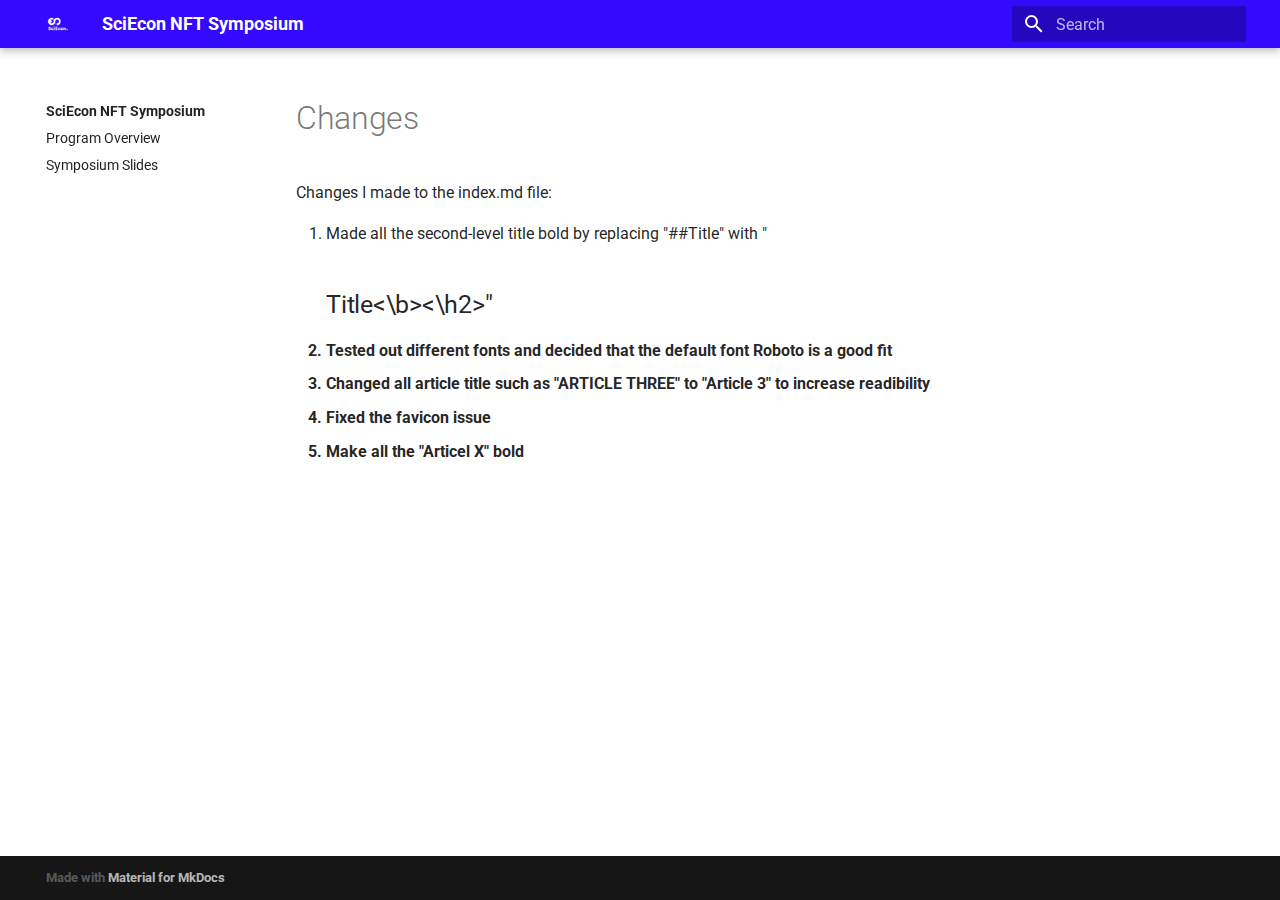
<file: page/changes/index.html>
<!doctype html>
<html lang="en" class="no-js">
  <head>
    
      <meta charset="utf-8">
      <meta name="viewport" content="width=device-width,initial-scale=1">
      
      
      
      <link rel="icon" href="../assets/sciecon-w.png">
      <meta name="generator" content="mkdocs-1.3.0, mkdocs-material-8.2.15">
    
    
      
        <title>Changes - SciEcon NFT Symposium</title>
      
    
    
      <link rel="stylesheet" href="../assets/stylesheets/main.c382b1dc.min.css">
      
        
        <link rel="stylesheet" href="../assets/stylesheets/palette.cc9b2e1e.min.css">
        
      
    
    
    
      
        
        
        <link rel="preconnect" href="https://fonts.gstatic.com" crossorigin>
        <link rel="stylesheet" href="https://fonts.googleapis.com/css?family=Roboto:300,300i,400,400i,700,700i%7CRoboto+Mono:400,400i,700,700i&display=fallback">
        <style>:root{--md-text-font:"Roboto";--md-code-font:"Roboto Mono"}</style>
      
    
    
      <link rel="stylesheet" href="../stylesheets/extra.css">
    
    <script>__md_scope=new URL("..",location),__md_get=(e,_=localStorage,t=__md_scope)=>JSON.parse(_.getItem(t.pathname+"."+e)),__md_set=(e,_,t=localStorage,a=__md_scope)=>{try{t.setItem(a.pathname+"."+e,JSON.stringify(_))}catch(e){}}</script>
    
      

    
    
  </head>
  
  
    
    
    
    
    
    <body dir="ltr" data-md-color-scheme="" data-md-color-primary="none" data-md-color-accent="none">
  
    
    
    <input class="md-toggle" data-md-toggle="drawer" type="checkbox" id="__drawer" autocomplete="off">
    <input class="md-toggle" data-md-toggle="search" type="checkbox" id="__search" autocomplete="off">
    <label class="md-overlay" for="__drawer"></label>
    <div data-md-component="skip">
      
    </div>
    <div data-md-component="announce">
      
    </div>
    
    
      

  

<header class="md-header md-header--lifted" data-md-component="header">
  <nav class="md-header__inner md-grid" aria-label="Header">
    <a href=".." title="SciEcon NFT Symposium" class="md-header__button md-logo" aria-label="SciEcon NFT Symposium" data-md-component="logo">
      
  <img src="../assets/sciecon-b.png" alt="logo">

    </a>
    <label class="md-header__button md-icon" for="__drawer">
      <svg xmlns="http://www.w3.org/2000/svg" viewBox="0 0 24 24"><path d="M3 6h18v2H3V6m0 5h18v2H3v-2m0 5h18v2H3v-2Z"/></svg>
    </label>
    <div class="md-header__title" data-md-component="header-title">
      <div class="md-header__ellipsis">
        <div class="md-header__topic">
          <span class="md-ellipsis">
            SciEcon NFT Symposium
          </span>
        </div>
        <div class="md-header__topic" data-md-component="header-topic">
          <span class="md-ellipsis">
            
              Changes
            
          </span>
        </div>
      </div>
    </div>
    
    
    
      <label class="md-header__button md-icon" for="__search">
        <svg xmlns="http://www.w3.org/2000/svg" viewBox="0 0 24 24"><path d="M9.5 3A6.5 6.5 0 0 1 16 9.5c0 1.61-.59 3.09-1.56 4.23l.27.27h.79l5 5-1.5 1.5-5-5v-.79l-.27-.27A6.516 6.516 0 0 1 9.5 16 6.5 6.5 0 0 1 3 9.5 6.5 6.5 0 0 1 9.5 3m0 2C7 5 5 7 5 9.5S7 14 9.5 14 14 12 14 9.5 12 5 9.5 5Z"/></svg>
      </label>
      <div class="md-search" data-md-component="search" role="dialog">
  <label class="md-search__overlay" for="__search"></label>
  <div class="md-search__inner" role="search">
    <form class="md-search__form" name="search">
      <input type="text" class="md-search__input" name="query" aria-label="Search" placeholder="Search" autocapitalize="off" autocorrect="off" autocomplete="off" spellcheck="false" data-md-component="search-query" required>
      <label class="md-search__icon md-icon" for="__search">
        <svg xmlns="http://www.w3.org/2000/svg" viewBox="0 0 24 24"><path d="M9.5 3A6.5 6.5 0 0 1 16 9.5c0 1.61-.59 3.09-1.56 4.23l.27.27h.79l5 5-1.5 1.5-5-5v-.79l-.27-.27A6.516 6.516 0 0 1 9.5 16 6.5 6.5 0 0 1 3 9.5 6.5 6.5 0 0 1 9.5 3m0 2C7 5 5 7 5 9.5S7 14 9.5 14 14 12 14 9.5 12 5 9.5 5Z"/></svg>
        <svg xmlns="http://www.w3.org/2000/svg" viewBox="0 0 24 24"><path d="M20 11v2H8l5.5 5.5-1.42 1.42L4.16 12l7.92-7.92L13.5 5.5 8 11h12Z"/></svg>
      </label>
      <nav class="md-search__options" aria-label="Search">
        
        <button type="reset" class="md-search__icon md-icon" aria-label="Clear" tabindex="-1">
          <svg xmlns="http://www.w3.org/2000/svg" viewBox="0 0 24 24"><path d="M19 6.41 17.59 5 12 10.59 6.41 5 5 6.41 10.59 12 5 17.59 6.41 19 12 13.41 17.59 19 19 17.59 13.41 12 19 6.41Z"/></svg>
        </button>
      </nav>
      
    </form>
    <div class="md-search__output">
      <div class="md-search__scrollwrap" data-md-scrollfix>
        <div class="md-search-result" data-md-component="search-result">
          <div class="md-search-result__meta">
            Initializing search
          </div>
          <ol class="md-search-result__list"></ol>
        </div>
      </div>
    </div>
  </div>
</div>
    
    
  </nav>
  
    
  
</header>
    
    <div class="md-container" data-md-component="container">
      
      
        
      
      <main class="md-main" data-md-component="main">
        <div class="md-main__inner md-grid">
          
            
              
              <div class="md-sidebar md-sidebar--primary" data-md-component="sidebar" data-md-type="navigation" >
                <div class="md-sidebar__scrollwrap">
                  <div class="md-sidebar__inner">
                    


<nav class="md-nav md-nav--primary" aria-label="Navigation" data-md-level="0">
  <label class="md-nav__title" for="__drawer">
    <a href=".." title="SciEcon NFT Symposium" class="md-nav__button md-logo" aria-label="SciEcon NFT Symposium" data-md-component="logo">
      
  <img src="../assets/sciecon-b.png" alt="logo">

    </a>
    SciEcon NFT Symposium
  </label>
  
  <ul class="md-nav__list" data-md-scrollfix>
    
      
      
      

  
  
  
    <li class="md-nav__item">
      <a href=".." class="md-nav__link">
        Program Overview
      </a>
    </li>
  

    
      
      
      

  
  
  
    <li class="md-nav__item">
      <a href="../assets/Slides.pdf" class="md-nav__link">
        Symposium Slides
      </a>
    </li>
  

    
  </ul>
</nav>
                  </div>
                </div>
              </div>
            
            
              
              <div class="md-sidebar md-sidebar--secondary" data-md-component="sidebar" data-md-type="toc" >
                <div class="md-sidebar__scrollwrap">
                  <div class="md-sidebar__inner">
                    

<nav class="md-nav md-nav--secondary" aria-label="Table of contents">
  
  
  
  
</nav>
                  </div>
                </div>
              </div>
            
          
          <div class="md-content" data-md-component="content">
            <article class="md-content__inner md-typeset">
              
                


  <h1>Changes</h1>

<p>Changes I made to the index.md file: </p>
<ol>
<li>Made all the second-level title bold by replacing "##Title" with "<h2><b>Title&lt;\b&gt;&lt;\h2&gt;"</li>
<li>Tested out different fonts and decided that the default font Roboto is a good fit</li>
<li>Changed all article title such as "ARTICLE THREE" to "Article 3" to increase readibility</li>
<li>Fixed the favicon issue </li>
<li>Make all the "Articel X" bold </li>
</ol>

              
            </article>
          </div>
        </div>
        
      </main>
      
        <footer class="md-footer">
  
  <div class="md-footer-meta md-typeset">
    <div class="md-footer-meta__inner md-grid">
      <div class="md-copyright">
  
  
    Made with
    <a href="https://squidfunk.github.io/mkdocs-material/" target="_blank" rel="noopener">
      Material for MkDocs
    </a>
  
</div>
      
    </div>
  </div>
</footer>
      
    </div>
    <div class="md-dialog" data-md-component="dialog">
      <div class="md-dialog__inner md-typeset"></div>
    </div>
    <script id="__config" type="application/json">{"base": "..", "features": ["navigation.expand", "navigation.sections", "navigation.indexes", "navigation.tabs.sticky"], "search": "../assets/javascripts/workers/search.2a1c317c.min.js", "translations": {"clipboard.copied": "Copied to clipboard", "clipboard.copy": "Copy to clipboard", "search.config.lang": "en", "search.config.pipeline": "trimmer, stopWordFilter", "search.config.separator": "[\\s\\-]+", "search.placeholder": "Search", "search.result.more.one": "1 more on this page", "search.result.more.other": "# more on this page", "search.result.none": "No matching documents", "search.result.one": "1 matching document", "search.result.other": "# matching documents", "search.result.placeholder": "Type to start searching", "search.result.term.missing": "Missing", "select.version.title": "Select version"}}</script>
    
    
      <script src="../assets/javascripts/bundle.a6c66575.min.js"></script>
      
    
  </body>
</html>
</file>
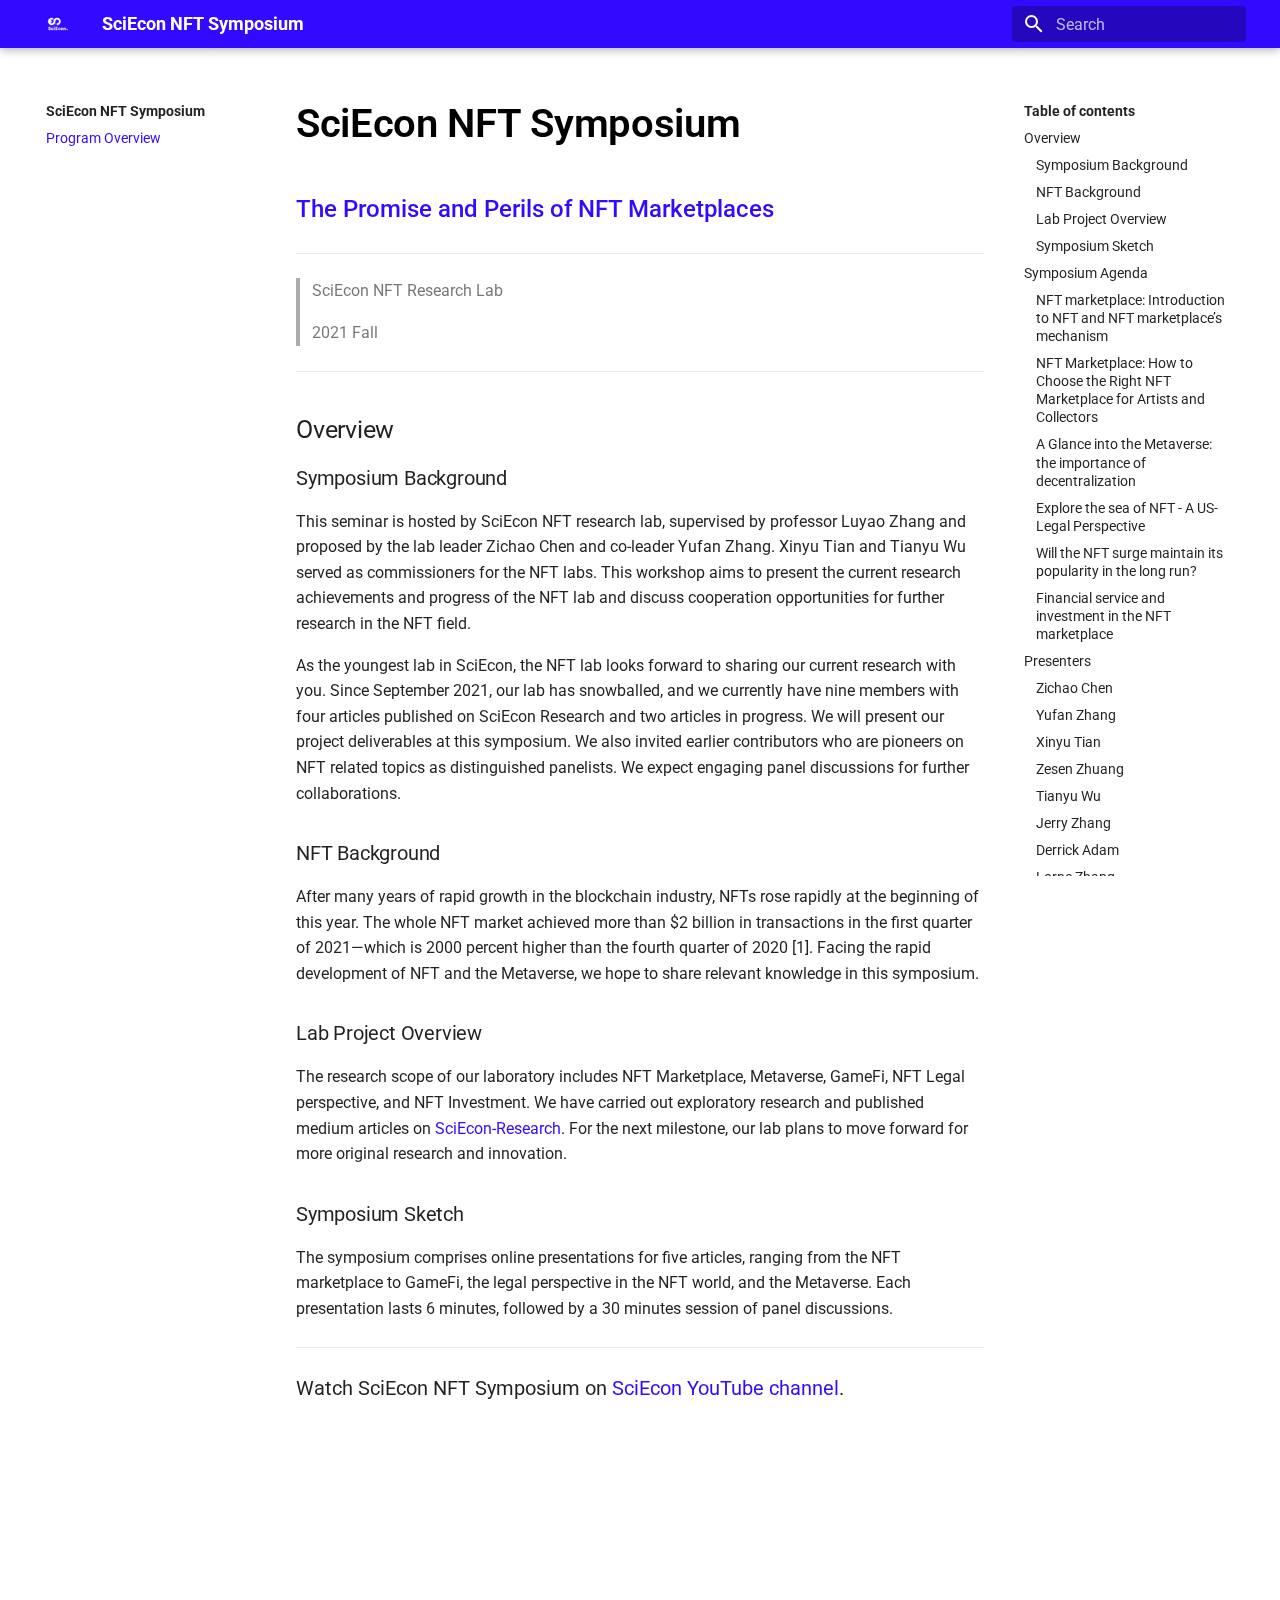
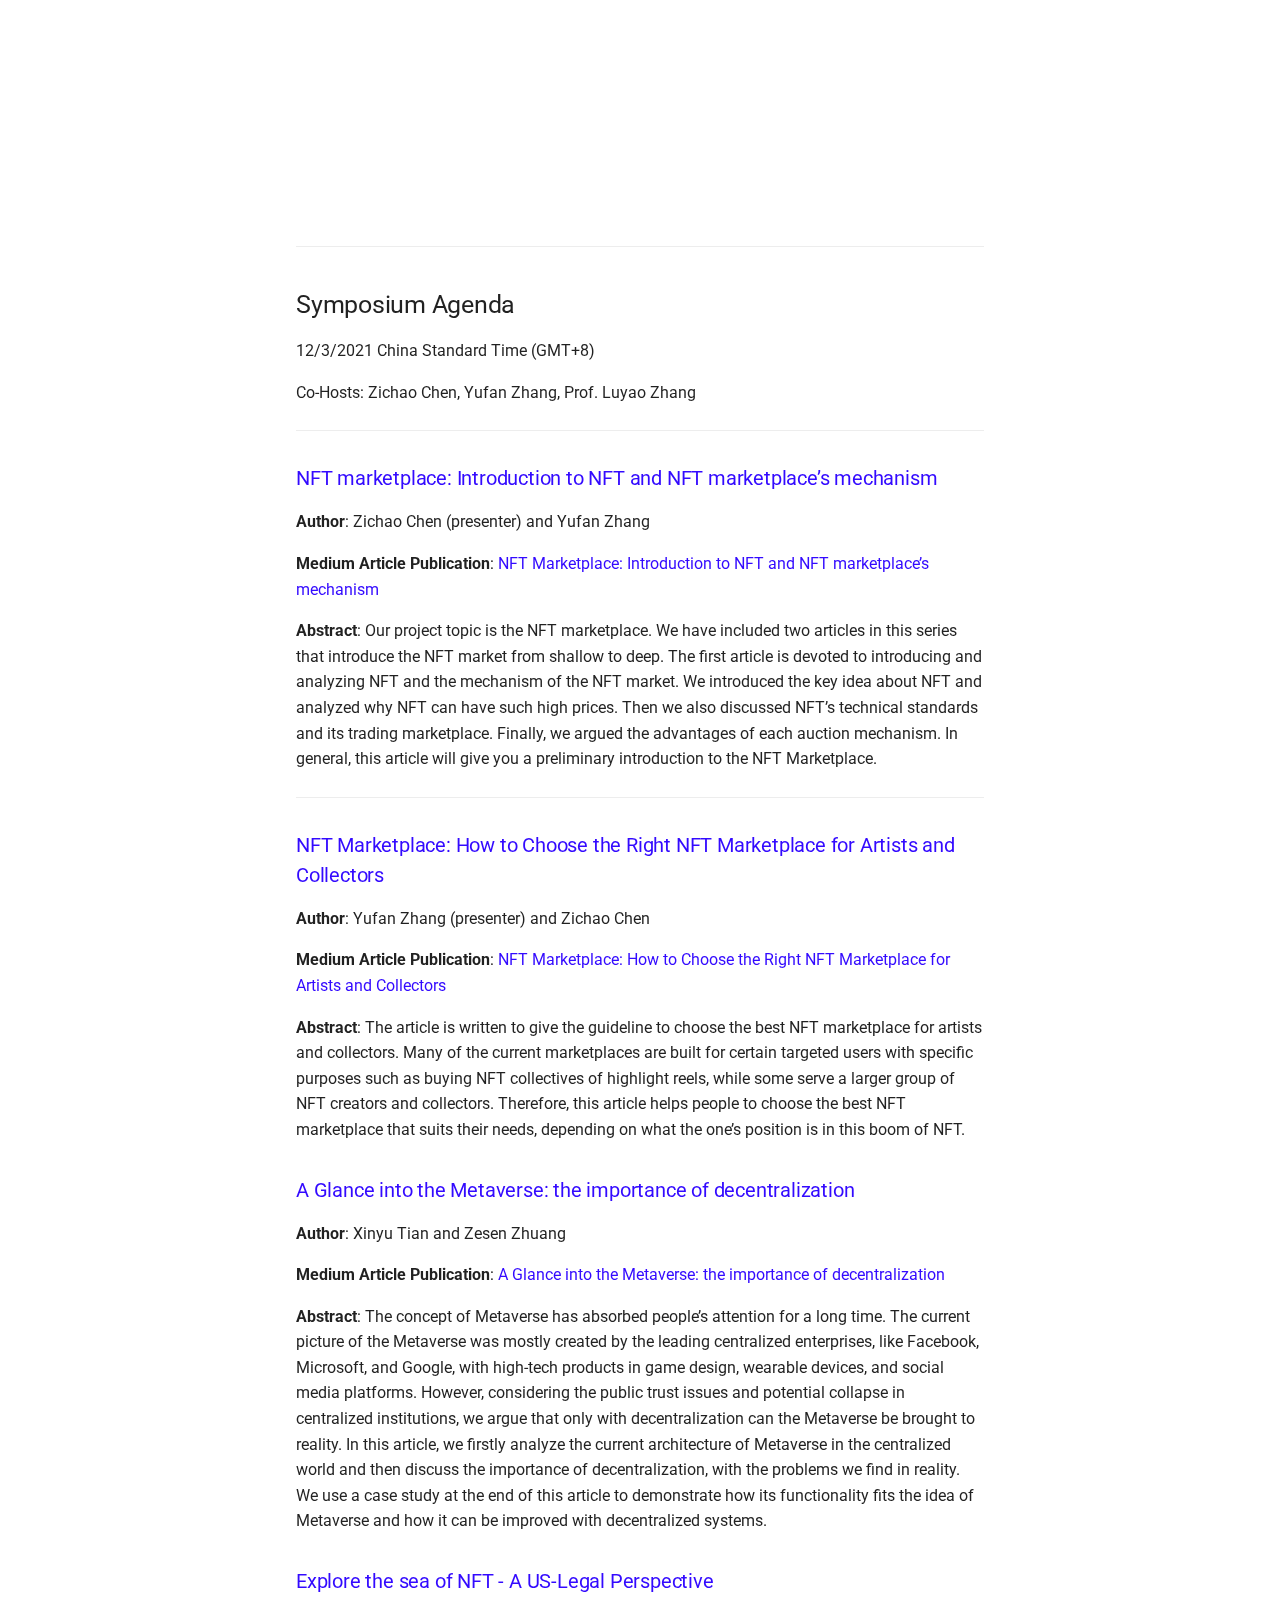
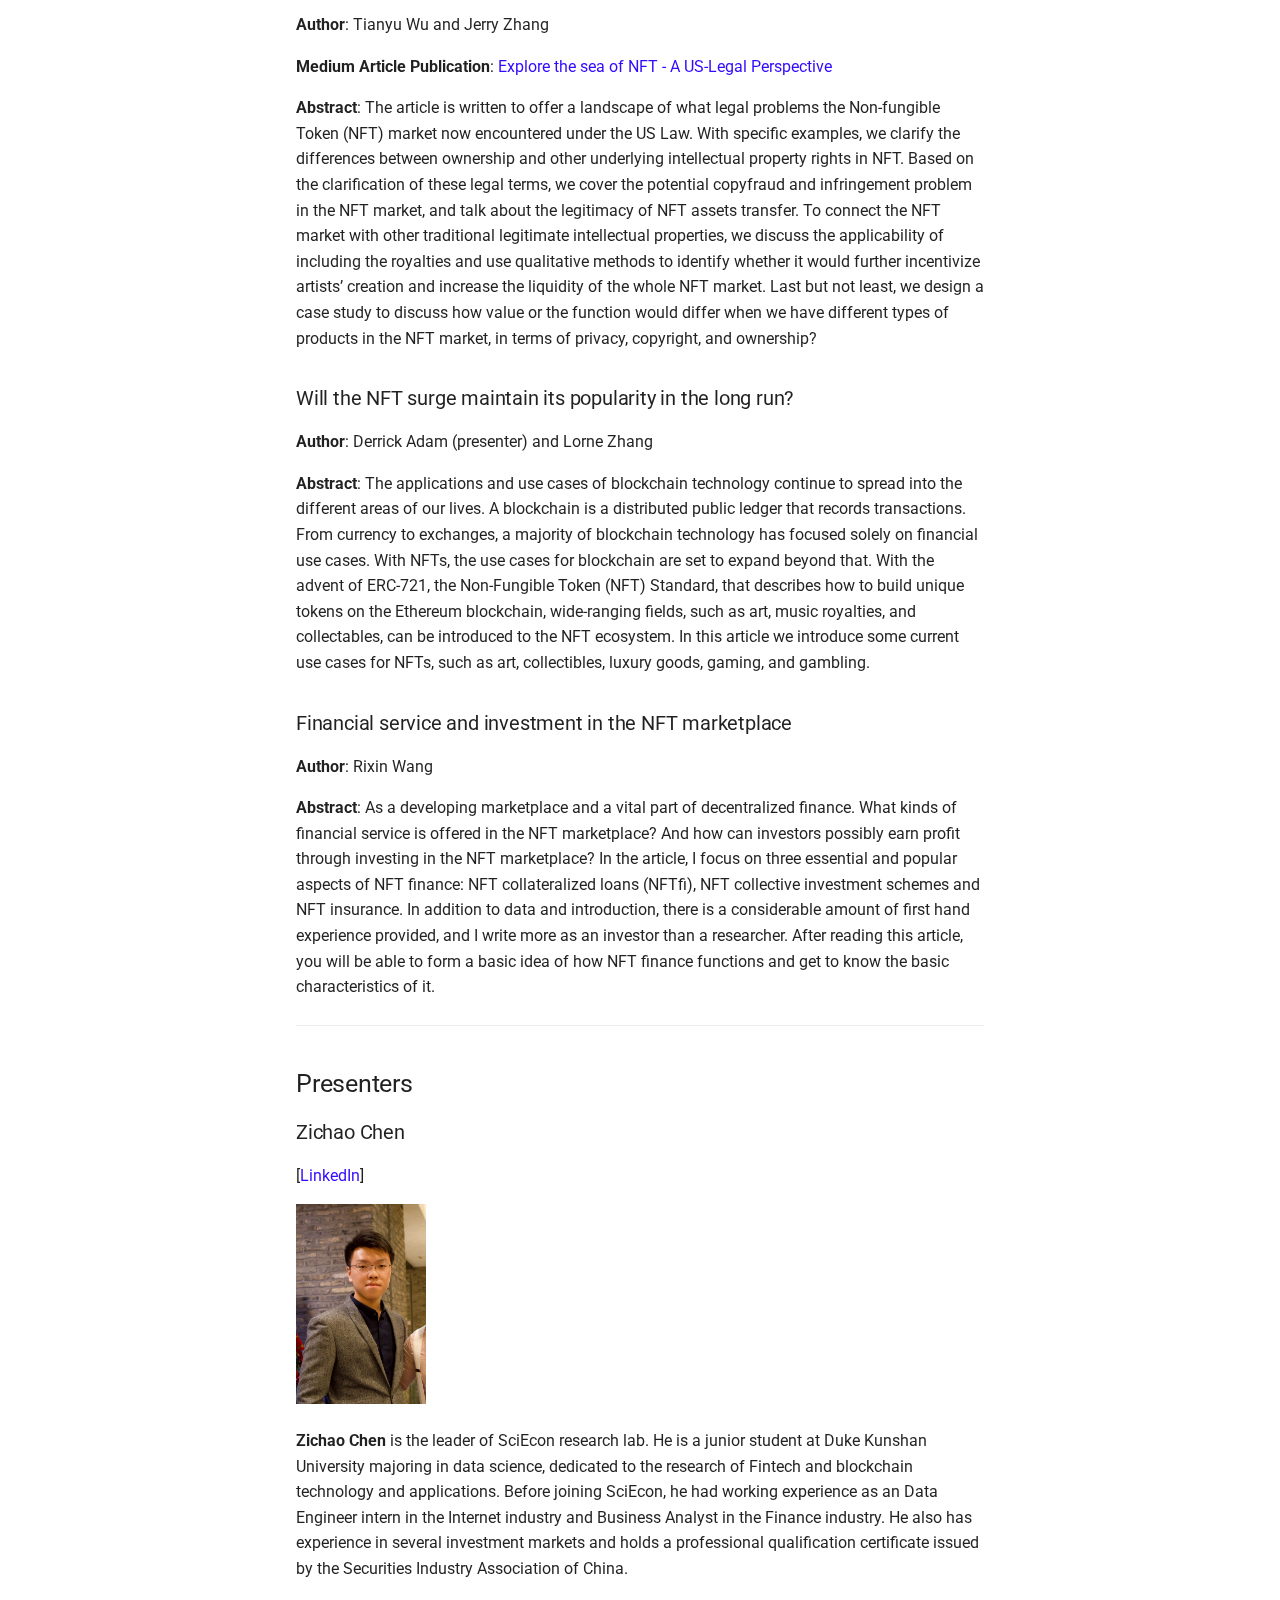
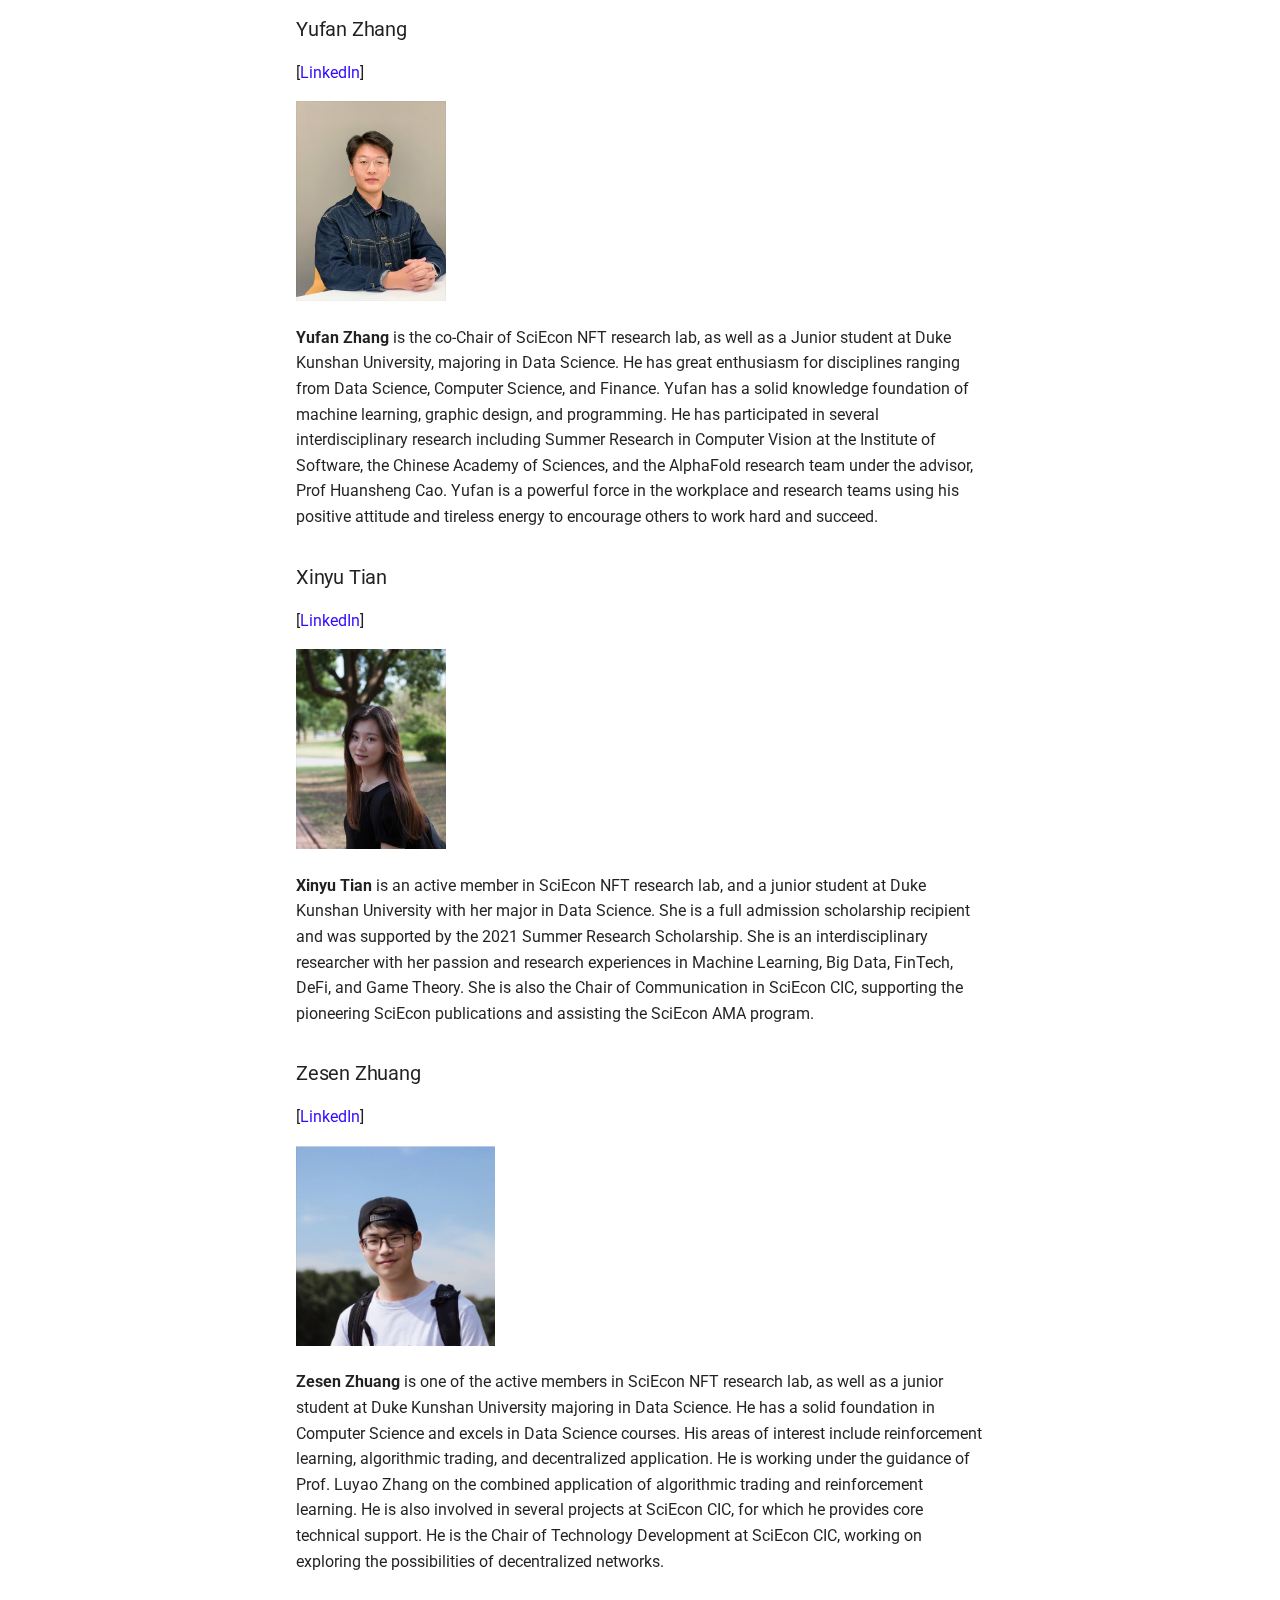
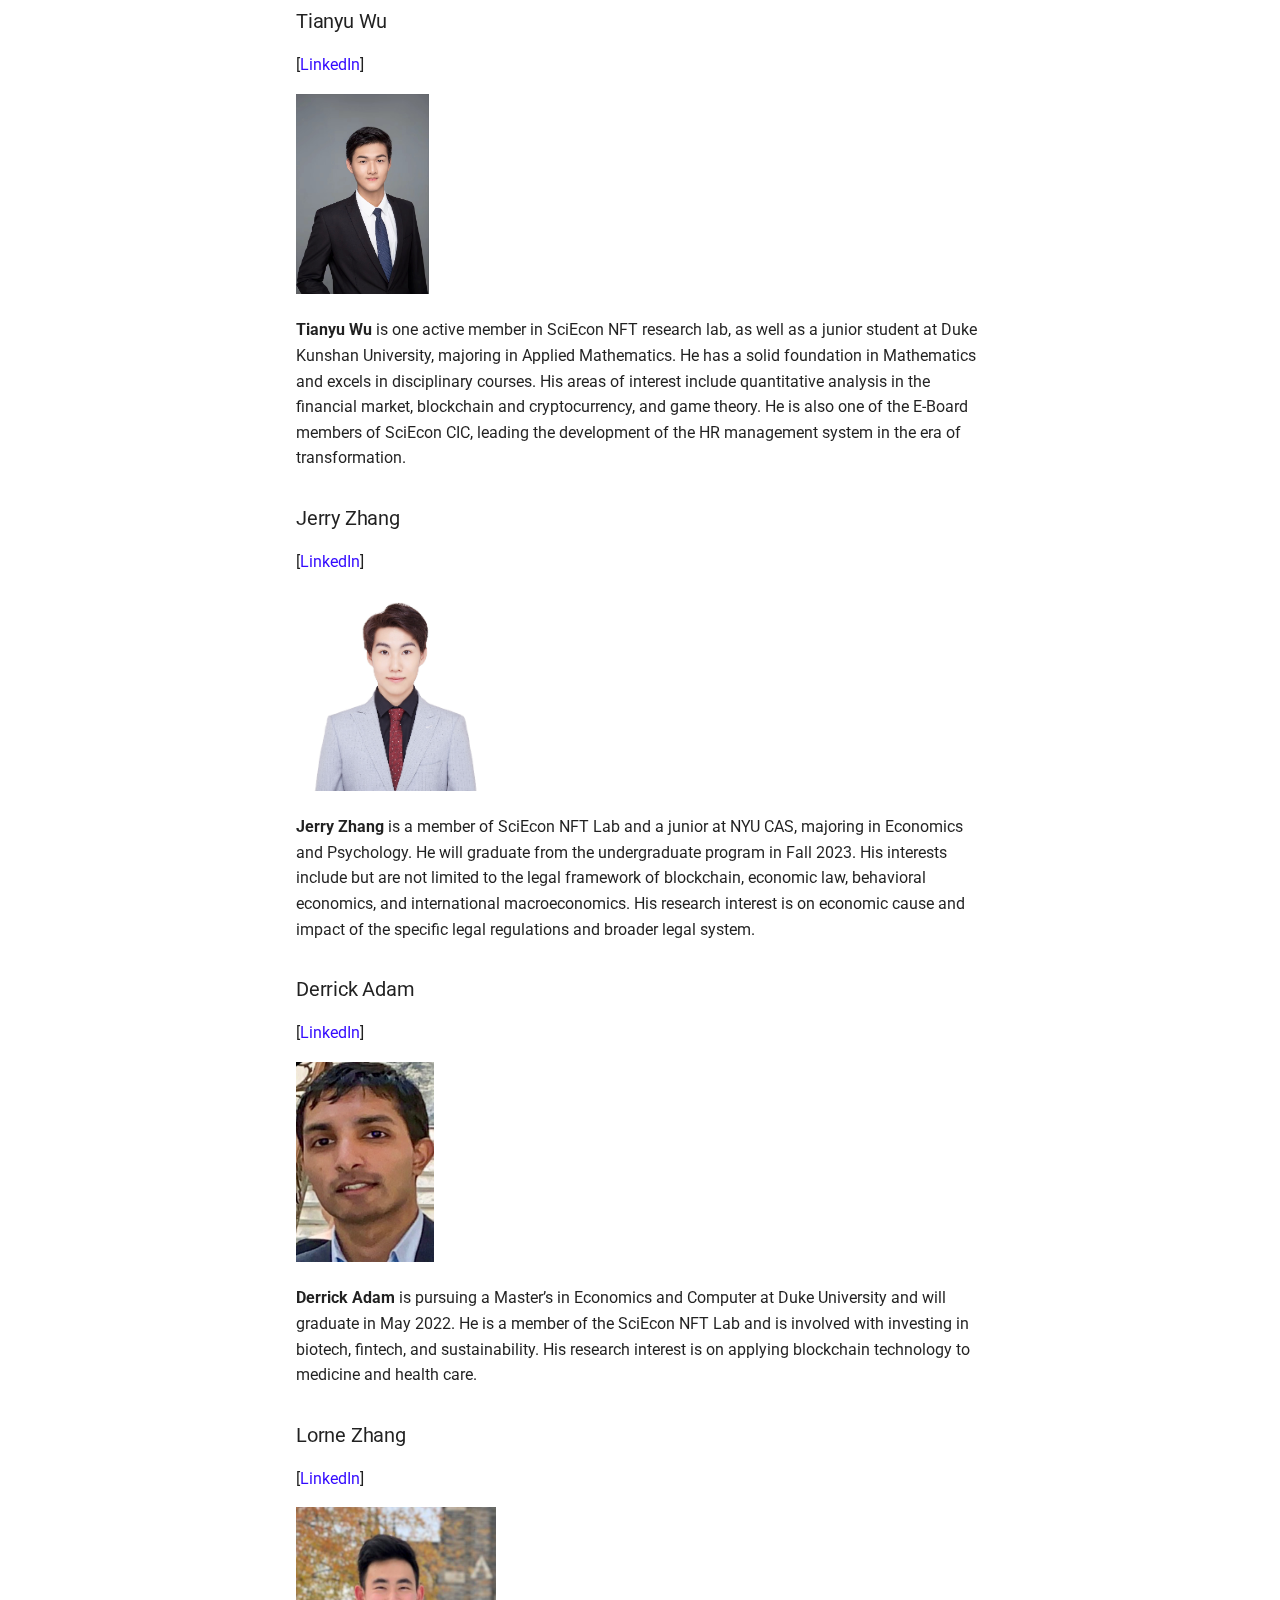
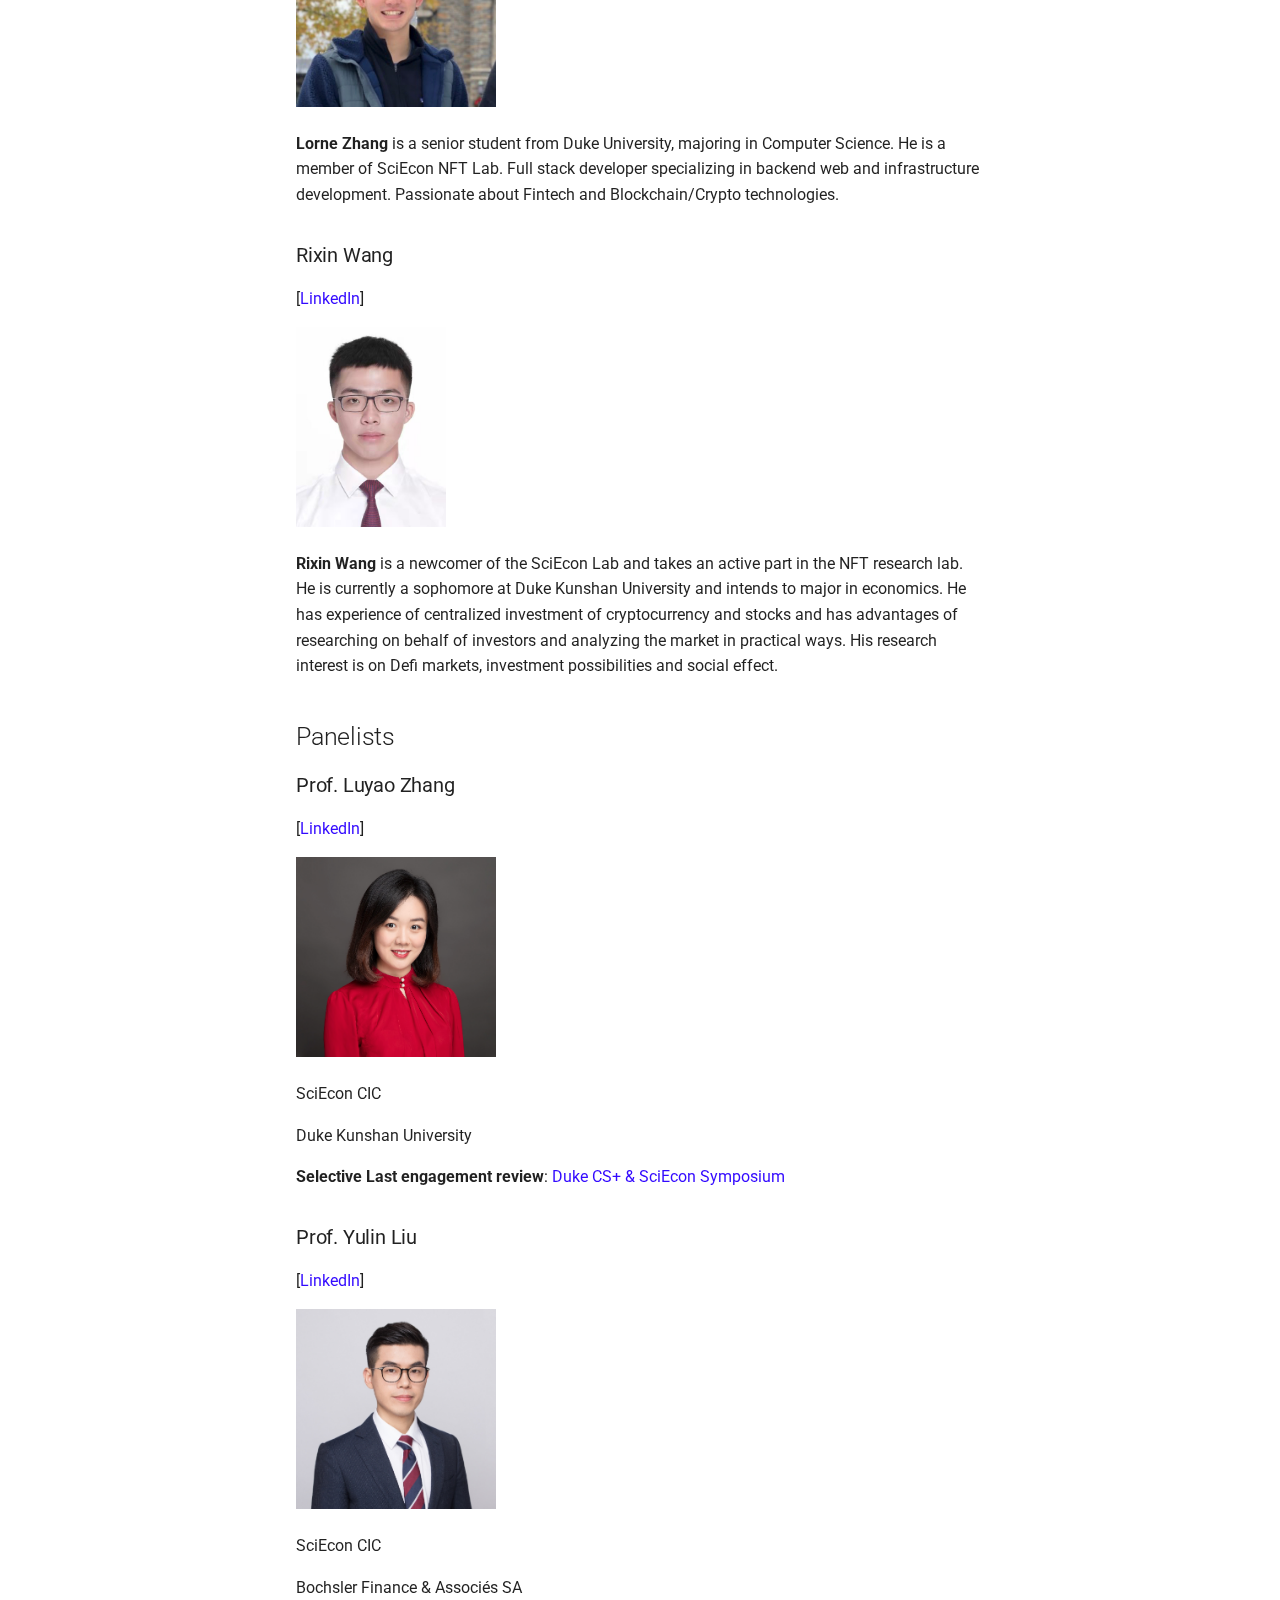
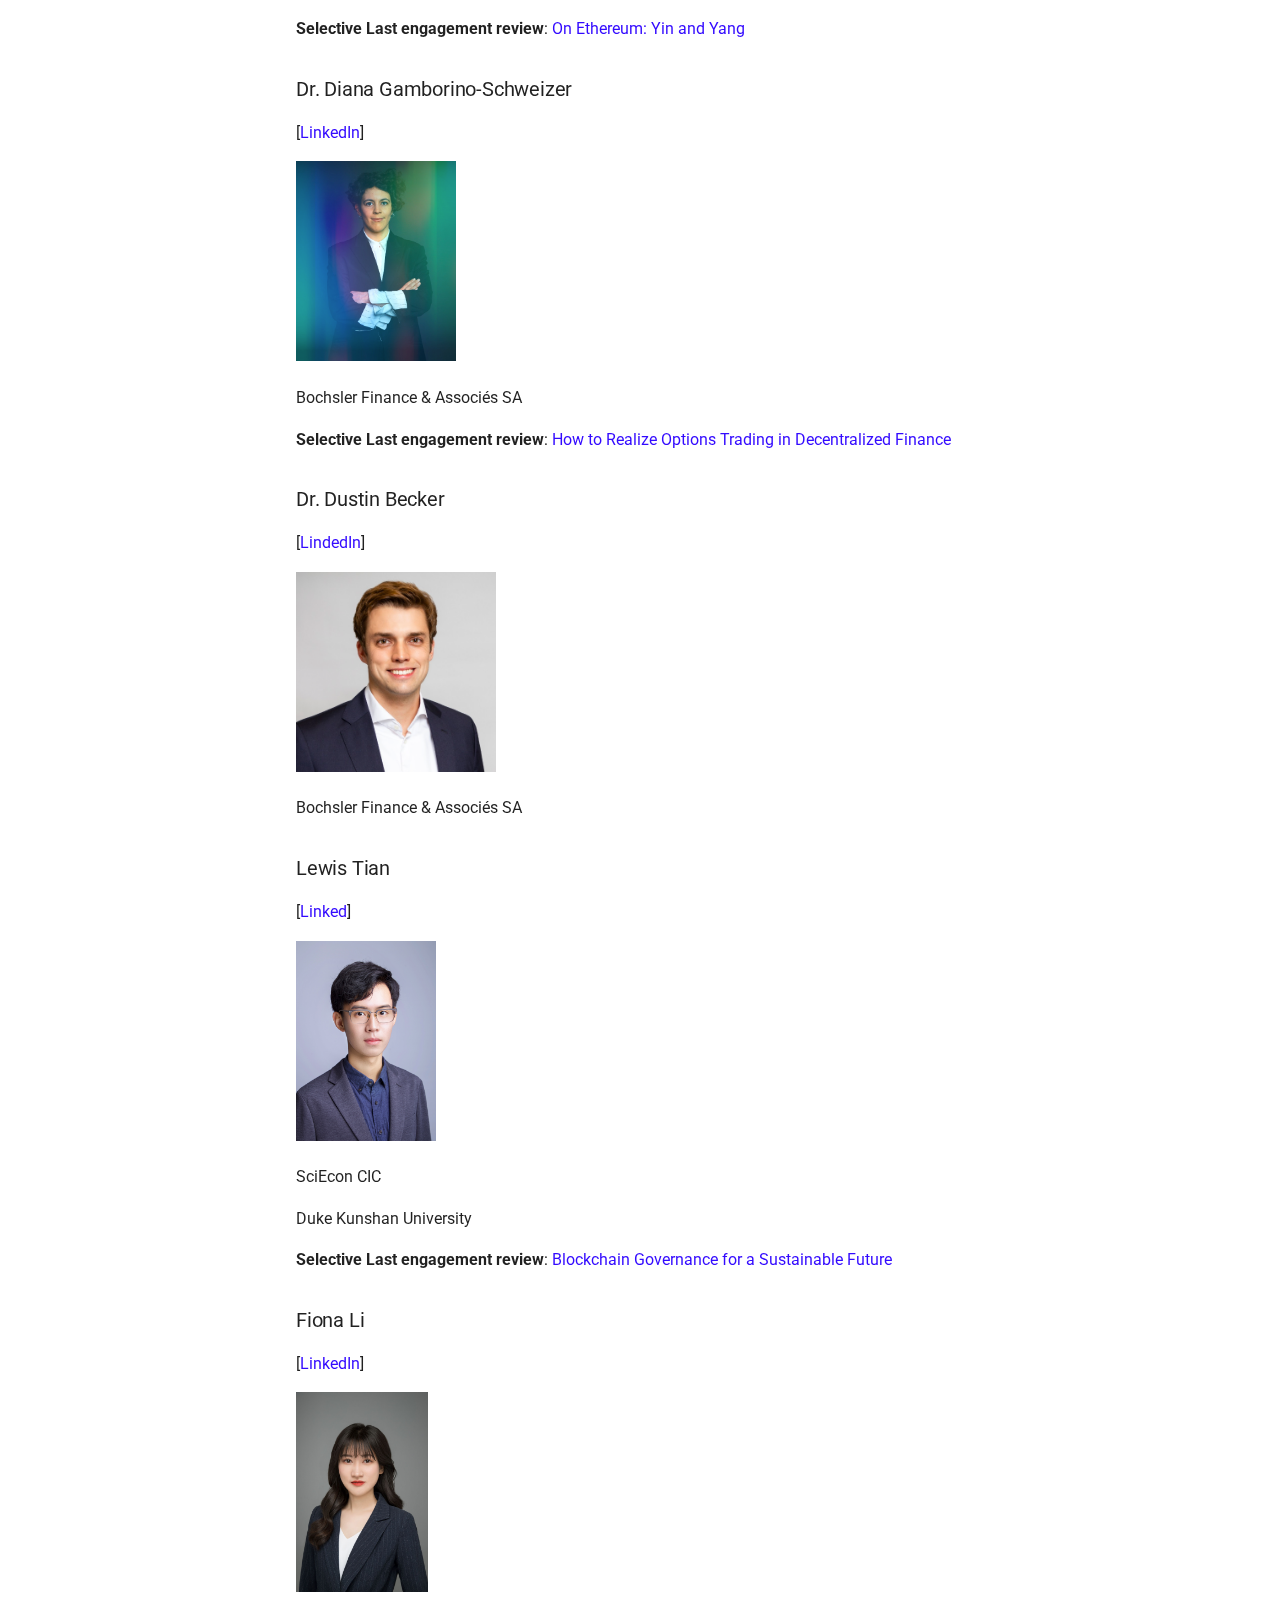
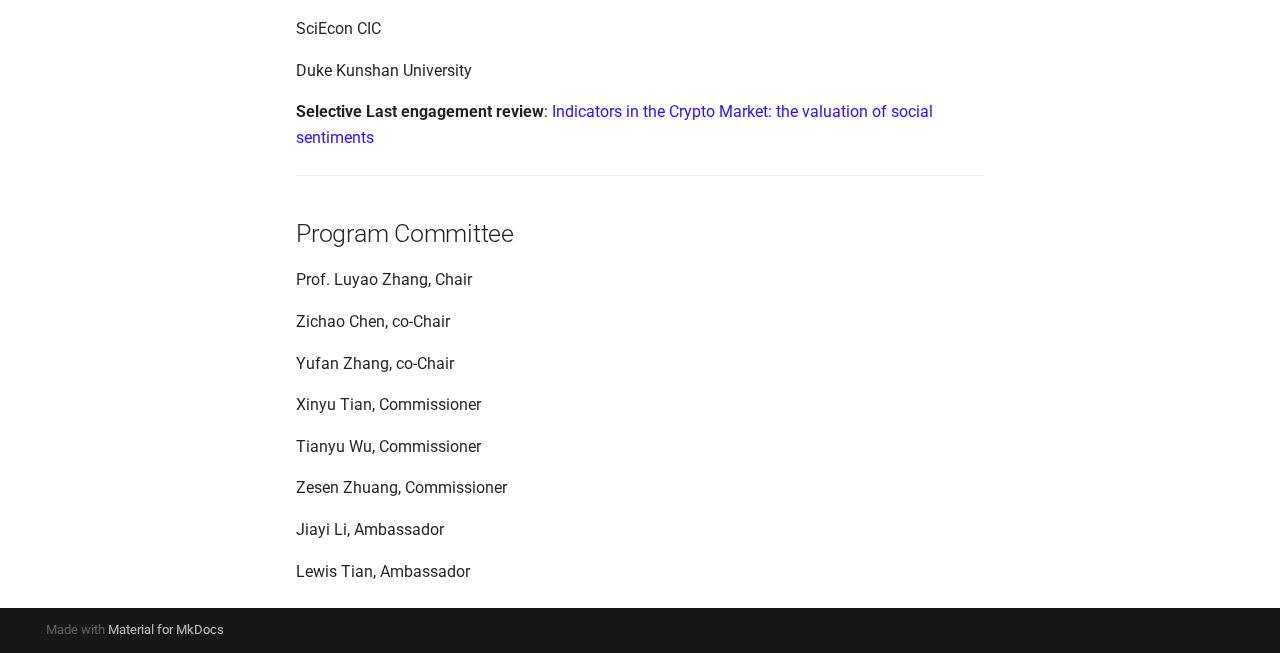
<file: page/site/index.html>
<!doctype html>
<html lang="en" class="no-js">
  <head>
    
      <meta charset="utf-8">
      <meta name="viewport" content="width=device-width,initial-scale=1">
      
      
      
      <link rel="icon" href="assets/sciecon-w.png">
      <meta name="generator" content="mkdocs-1.3.0, mkdocs-material-8.2.15">
    
    
      
        <title>SciEcon NFT Symposium</title>
      
    
    
      <link rel="stylesheet" href="assets/stylesheets/main.c382b1dc.min.css">
      
        
        <link rel="stylesheet" href="assets/stylesheets/palette.cc9b2e1e.min.css">
        
      
    
    
    
      
        
        
        <link rel="preconnect" href="https://fonts.gstatic.com" crossorigin>
        <link rel="stylesheet" href="https://fonts.googleapis.com/css?family=Roboto:300,300i,400,400i,700,700i%7CRoboto+Mono:400,400i,700,700i&display=fallback">
        <style>:root{--md-text-font:"Roboto";--md-code-font:"Roboto Mono"}</style>
      
    
    
      <link rel="stylesheet" href="stylesheets/extra.css">
    
    <script>__md_scope=new URL(".",location),__md_get=(e,_=localStorage,t=__md_scope)=>JSON.parse(_.getItem(t.pathname+"."+e)),__md_set=(e,_,t=localStorage,a=__md_scope)=>{try{t.setItem(a.pathname+"."+e,JSON.stringify(_))}catch(e){}}</script>
    
      

    
    
  </head>
  
  
    
    
    
    
    
    <body dir="ltr" data-md-color-scheme="" data-md-color-primary="none" data-md-color-accent="none">
  
    
    
    <input class="md-toggle" data-md-toggle="drawer" type="checkbox" id="__drawer" autocomplete="off">
    <input class="md-toggle" data-md-toggle="search" type="checkbox" id="__search" autocomplete="off">
    <label class="md-overlay" for="__drawer"></label>
    <div data-md-component="skip">
      
        
        <a href="#sciecon-nft-symposium" class="md-skip">
          Skip to content
        </a>
      
    </div>
    <div data-md-component="announce">
      
    </div>
    
    
      

  

<header class="md-header md-header--lifted" data-md-component="header">
  <nav class="md-header__inner md-grid" aria-label="Header">
    <a href="." title="SciEcon NFT Symposium" class="md-header__button md-logo" aria-label="SciEcon NFT Symposium" data-md-component="logo">
      
  <img src="assets/sciecon-b.png" alt="logo">

    </a>
    <label class="md-header__button md-icon" for="__drawer">
      <svg xmlns="http://www.w3.org/2000/svg" viewBox="0 0 24 24"><path d="M3 6h18v2H3V6m0 5h18v2H3v-2m0 5h18v2H3v-2Z"/></svg>
    </label>
    <div class="md-header__title" data-md-component="header-title">
      <div class="md-header__ellipsis">
        <div class="md-header__topic">
          <span class="md-ellipsis">
            SciEcon NFT Symposium
          </span>
        </div>
        <div class="md-header__topic" data-md-component="header-topic">
          <span class="md-ellipsis">
            
              Program Overview
            
          </span>
        </div>
      </div>
    </div>
    
    
    
      <label class="md-header__button md-icon" for="__search">
        <svg xmlns="http://www.w3.org/2000/svg" viewBox="0 0 24 24"><path d="M9.5 3A6.5 6.5 0 0 1 16 9.5c0 1.61-.59 3.09-1.56 4.23l.27.27h.79l5 5-1.5 1.5-5-5v-.79l-.27-.27A6.516 6.516 0 0 1 9.5 16 6.5 6.5 0 0 1 3 9.5 6.5 6.5 0 0 1 9.5 3m0 2C7 5 5 7 5 9.5S7 14 9.5 14 14 12 14 9.5 12 5 9.5 5Z"/></svg>
      </label>
      <div class="md-search" data-md-component="search" role="dialog">
  <label class="md-search__overlay" for="__search"></label>
  <div class="md-search__inner" role="search">
    <form class="md-search__form" name="search">
      <input type="text" class="md-search__input" name="query" aria-label="Search" placeholder="Search" autocapitalize="off" autocorrect="off" autocomplete="off" spellcheck="false" data-md-component="search-query" required>
      <label class="md-search__icon md-icon" for="__search">
        <svg xmlns="http://www.w3.org/2000/svg" viewBox="0 0 24 24"><path d="M9.5 3A6.5 6.5 0 0 1 16 9.5c0 1.61-.59 3.09-1.56 4.23l.27.27h.79l5 5-1.5 1.5-5-5v-.79l-.27-.27A6.516 6.516 0 0 1 9.5 16 6.5 6.5 0 0 1 3 9.5 6.5 6.5 0 0 1 9.5 3m0 2C7 5 5 7 5 9.5S7 14 9.5 14 14 12 14 9.5 12 5 9.5 5Z"/></svg>
        <svg xmlns="http://www.w3.org/2000/svg" viewBox="0 0 24 24"><path d="M20 11v2H8l5.5 5.5-1.42 1.42L4.16 12l7.92-7.92L13.5 5.5 8 11h12Z"/></svg>
      </label>
      <nav class="md-search__options" aria-label="Search">
        
        <button type="reset" class="md-search__icon md-icon" aria-label="Clear" tabindex="-1">
          <svg xmlns="http://www.w3.org/2000/svg" viewBox="0 0 24 24"><path d="M19 6.41 17.59 5 12 10.59 6.41 5 5 6.41 10.59 12 5 17.59 6.41 19 12 13.41 17.59 19 19 17.59 13.41 12 19 6.41Z"/></svg>
        </button>
      </nav>
      
    </form>
    <div class="md-search__output">
      <div class="md-search__scrollwrap" data-md-scrollfix>
        <div class="md-search-result" data-md-component="search-result">
          <div class="md-search-result__meta">
            Initializing search
          </div>
          <ol class="md-search-result__list"></ol>
        </div>
      </div>
    </div>
  </div>
</div>
    
    
  </nav>
  
    
  
</header>
    
    <div class="md-container" data-md-component="container">
      
      
        
      
      <main class="md-main" data-md-component="main">
        <div class="md-main__inner md-grid">
          
            
              
              <div class="md-sidebar md-sidebar--primary" data-md-component="sidebar" data-md-type="navigation" >
                <div class="md-sidebar__scrollwrap">
                  <div class="md-sidebar__inner">
                    


<nav class="md-nav md-nav--primary" aria-label="Navigation" data-md-level="0">
  <label class="md-nav__title" for="__drawer">
    <a href="." title="SciEcon NFT Symposium" class="md-nav__button md-logo" aria-label="SciEcon NFT Symposium" data-md-component="logo">
      
  <img src="assets/sciecon-b.png" alt="logo">

    </a>
    SciEcon NFT Symposium
  </label>
  
  <ul class="md-nav__list" data-md-scrollfix>
    
      
      
      

  
  
    
  
  
    <li class="md-nav__item md-nav__item--active">
      
      <input class="md-nav__toggle md-toggle" data-md-toggle="toc" type="checkbox" id="__toc">
      
      
        
      
      
        <label class="md-nav__link md-nav__link--active" for="__toc">
          Program Overview
          <span class="md-nav__icon md-icon"></span>
        </label>
      
      <a href="." class="md-nav__link md-nav__link--active">
        Program Overview
      </a>
      
        

<nav class="md-nav md-nav--secondary" aria-label="Table of contents">
  
  
  
    
  
  
    <label class="md-nav__title" for="__toc">
      <span class="md-nav__icon md-icon"></span>
      Table of contents
    </label>
    <ul class="md-nav__list" data-md-component="toc" data-md-scrollfix>
      
        <li class="md-nav__item">
  <a href="#overview" class="md-nav__link">
    Overview
  </a>
  
    <nav class="md-nav" aria-label="Overview">
      <ul class="md-nav__list">
        
          <li class="md-nav__item">
  <a href="#symposium-background" class="md-nav__link">
    Symposium Background
  </a>
  
</li>
        
          <li class="md-nav__item">
  <a href="#nft-background" class="md-nav__link">
    NFT Background
  </a>
  
</li>
        
          <li class="md-nav__item">
  <a href="#lab-project-overview" class="md-nav__link">
    Lab Project Overview
  </a>
  
</li>
        
          <li class="md-nav__item">
  <a href="#symposium-sketch" class="md-nav__link">
    Symposium Sketch
  </a>
  
</li>
        
      </ul>
    </nav>
  
</li>
      
        <li class="md-nav__item">
  <a href="#symposium-agenda" class="md-nav__link">
    Symposium Agenda
  </a>
  
    <nav class="md-nav" aria-label="Symposium Agenda">
      <ul class="md-nav__list">
        
          <li class="md-nav__item">
  <a href="#nft-marketplace-introduction-to-nft-and-nft-marketplaces-mechanism" class="md-nav__link">
    NFT marketplace: Introduction to NFT and NFT marketplace’s mechanism
  </a>
  
</li>
        
          <li class="md-nav__item">
  <a href="#nft-marketplace-how-to-choose-the-right-nft-marketplace-for-artists-and-collectors" class="md-nav__link">
    NFT Marketplace: How to Choose the Right NFT Marketplace for Artists and Collectors
  </a>
  
</li>
        
          <li class="md-nav__item">
  <a href="#a-glance-into-the-metaverse-the-importance-of-decentralization" class="md-nav__link">
    A Glance into the Metaverse: the importance of decentralization
  </a>
  
</li>
        
          <li class="md-nav__item">
  <a href="#explore-the-sea-of-nft-a-us-legal-perspective" class="md-nav__link">
    Explore the sea of NFT - A US-Legal Perspective
  </a>
  
</li>
        
          <li class="md-nav__item">
  <a href="#will-the-nft-surge-maintain-its-popularity-in-the-long-run" class="md-nav__link">
    Will the NFT surge maintain its popularity in the long run?
  </a>
  
</li>
        
          <li class="md-nav__item">
  <a href="#financial-service-and-investment-in-the-nft-marketplace" class="md-nav__link">
    Financial service and investment in the NFT marketplace
  </a>
  
</li>
        
      </ul>
    </nav>
  
</li>
      
        <li class="md-nav__item">
  <a href="#presenters" class="md-nav__link">
    Presenters
  </a>
  
    <nav class="md-nav" aria-label="Presenters">
      <ul class="md-nav__list">
        
          <li class="md-nav__item">
  <a href="#zichao-chen" class="md-nav__link">
    Zichao Chen
  </a>
  
</li>
        
          <li class="md-nav__item">
  <a href="#yufan-zhang" class="md-nav__link">
    Yufan Zhang
  </a>
  
</li>
        
          <li class="md-nav__item">
  <a href="#xinyu-tian" class="md-nav__link">
    Xinyu Tian
  </a>
  
</li>
        
          <li class="md-nav__item">
  <a href="#zesen-zhuang" class="md-nav__link">
    Zesen Zhuang
  </a>
  
</li>
        
          <li class="md-nav__item">
  <a href="#tianyu-wu" class="md-nav__link">
    Tianyu Wu
  </a>
  
</li>
        
          <li class="md-nav__item">
  <a href="#jerry-zhang" class="md-nav__link">
    Jerry Zhang
  </a>
  
</li>
        
          <li class="md-nav__item">
  <a href="#derrick-adam" class="md-nav__link">
    Derrick Adam
  </a>
  
</li>
        
          <li class="md-nav__item">
  <a href="#lorne-zhang" class="md-nav__link">
    Lorne Zhang
  </a>
  
</li>
        
          <li class="md-nav__item">
  <a href="#rixin-wang" class="md-nav__link">
    Rixin Wang
  </a>
  
</li>
        
      </ul>
    </nav>
  
</li>
      
        <li class="md-nav__item">
  <a href="#panelists" class="md-nav__link">
    Panelists
  </a>
  
    <nav class="md-nav" aria-label="Panelists">
      <ul class="md-nav__list">
        
          <li class="md-nav__item">
  <a href="#prof-luyao-zhang" class="md-nav__link">
    Prof. Luyao Zhang
  </a>
  
</li>
        
          <li class="md-nav__item">
  <a href="#prof-yulin-liu" class="md-nav__link">
    Prof. Yulin Liu
  </a>
  
</li>
        
          <li class="md-nav__item">
  <a href="#dr-diana-gamborino-schweizer" class="md-nav__link">
    Dr. Diana Gamborino-Schweizer
  </a>
  
</li>
        
          <li class="md-nav__item">
  <a href="#dr-dustin-becker" class="md-nav__link">
    Dr. Dustin Becker
  </a>
  
</li>
        
          <li class="md-nav__item">
  <a href="#lewis-tian" class="md-nav__link">
    Lewis Tian
  </a>
  
</li>
        
          <li class="md-nav__item">
  <a href="#fiona-li" class="md-nav__link">
    Fiona Li
  </a>
  
</li>
        
      </ul>
    </nav>
  
</li>
      
        <li class="md-nav__item">
  <a href="#program-committee" class="md-nav__link">
    Program Committee
  </a>
  
</li>
      
    </ul>
  
</nav>
      
    </li>
  

    
  </ul>
</nav>
                  </div>
                </div>
              </div>
            
            
              
              <div class="md-sidebar md-sidebar--secondary" data-md-component="sidebar" data-md-type="toc" >
                <div class="md-sidebar__scrollwrap">
                  <div class="md-sidebar__inner">
                    

<nav class="md-nav md-nav--secondary" aria-label="Table of contents">
  
  
  
    
  
  
    <label class="md-nav__title" for="__toc">
      <span class="md-nav__icon md-icon"></span>
      Table of contents
    </label>
    <ul class="md-nav__list" data-md-component="toc" data-md-scrollfix>
      
        <li class="md-nav__item">
  <a href="#overview" class="md-nav__link">
    Overview
  </a>
  
    <nav class="md-nav" aria-label="Overview">
      <ul class="md-nav__list">
        
          <li class="md-nav__item">
  <a href="#symposium-background" class="md-nav__link">
    Symposium Background
  </a>
  
</li>
        
          <li class="md-nav__item">
  <a href="#nft-background" class="md-nav__link">
    NFT Background
  </a>
  
</li>
        
          <li class="md-nav__item">
  <a href="#lab-project-overview" class="md-nav__link">
    Lab Project Overview
  </a>
  
</li>
        
          <li class="md-nav__item">
  <a href="#symposium-sketch" class="md-nav__link">
    Symposium Sketch
  </a>
  
</li>
        
      </ul>
    </nav>
  
</li>
      
        <li class="md-nav__item">
  <a href="#symposium-agenda" class="md-nav__link">
    Symposium Agenda
  </a>
  
    <nav class="md-nav" aria-label="Symposium Agenda">
      <ul class="md-nav__list">
        
          <li class="md-nav__item">
  <a href="#nft-marketplace-introduction-to-nft-and-nft-marketplaces-mechanism" class="md-nav__link">
    NFT marketplace: Introduction to NFT and NFT marketplace’s mechanism
  </a>
  
</li>
        
          <li class="md-nav__item">
  <a href="#nft-marketplace-how-to-choose-the-right-nft-marketplace-for-artists-and-collectors" class="md-nav__link">
    NFT Marketplace: How to Choose the Right NFT Marketplace for Artists and Collectors
  </a>
  
</li>
        
          <li class="md-nav__item">
  <a href="#a-glance-into-the-metaverse-the-importance-of-decentralization" class="md-nav__link">
    A Glance into the Metaverse: the importance of decentralization
  </a>
  
</li>
        
          <li class="md-nav__item">
  <a href="#explore-the-sea-of-nft-a-us-legal-perspective" class="md-nav__link">
    Explore the sea of NFT - A US-Legal Perspective
  </a>
  
</li>
        
          <li class="md-nav__item">
  <a href="#will-the-nft-surge-maintain-its-popularity-in-the-long-run" class="md-nav__link">
    Will the NFT surge maintain its popularity in the long run?
  </a>
  
</li>
        
          <li class="md-nav__item">
  <a href="#financial-service-and-investment-in-the-nft-marketplace" class="md-nav__link">
    Financial service and investment in the NFT marketplace
  </a>
  
</li>
        
      </ul>
    </nav>
  
</li>
      
        <li class="md-nav__item">
  <a href="#presenters" class="md-nav__link">
    Presenters
  </a>
  
    <nav class="md-nav" aria-label="Presenters">
      <ul class="md-nav__list">
        
          <li class="md-nav__item">
  <a href="#zichao-chen" class="md-nav__link">
    Zichao Chen
  </a>
  
</li>
        
          <li class="md-nav__item">
  <a href="#yufan-zhang" class="md-nav__link">
    Yufan Zhang
  </a>
  
</li>
        
          <li class="md-nav__item">
  <a href="#xinyu-tian" class="md-nav__link">
    Xinyu Tian
  </a>
  
</li>
        
          <li class="md-nav__item">
  <a href="#zesen-zhuang" class="md-nav__link">
    Zesen Zhuang
  </a>
  
</li>
        
          <li class="md-nav__item">
  <a href="#tianyu-wu" class="md-nav__link">
    Tianyu Wu
  </a>
  
</li>
        
          <li class="md-nav__item">
  <a href="#jerry-zhang" class="md-nav__link">
    Jerry Zhang
  </a>
  
</li>
        
          <li class="md-nav__item">
  <a href="#derrick-adam" class="md-nav__link">
    Derrick Adam
  </a>
  
</li>
        
          <li class="md-nav__item">
  <a href="#lorne-zhang" class="md-nav__link">
    Lorne Zhang
  </a>
  
</li>
        
          <li class="md-nav__item">
  <a href="#rixin-wang" class="md-nav__link">
    Rixin Wang
  </a>
  
</li>
        
      </ul>
    </nav>
  
</li>
      
        <li class="md-nav__item">
  <a href="#panelists" class="md-nav__link">
    Panelists
  </a>
  
    <nav class="md-nav" aria-label="Panelists">
      <ul class="md-nav__list">
        
          <li class="md-nav__item">
  <a href="#prof-luyao-zhang" class="md-nav__link">
    Prof. Luyao Zhang
  </a>
  
</li>
        
          <li class="md-nav__item">
  <a href="#prof-yulin-liu" class="md-nav__link">
    Prof. Yulin Liu
  </a>
  
</li>
        
          <li class="md-nav__item">
  <a href="#dr-diana-gamborino-schweizer" class="md-nav__link">
    Dr. Diana Gamborino-Schweizer
  </a>
  
</li>
        
          <li class="md-nav__item">
  <a href="#dr-dustin-becker" class="md-nav__link">
    Dr. Dustin Becker
  </a>
  
</li>
        
          <li class="md-nav__item">
  <a href="#lewis-tian" class="md-nav__link">
    Lewis Tian
  </a>
  
</li>
        
          <li class="md-nav__item">
  <a href="#fiona-li" class="md-nav__link">
    Fiona Li
  </a>
  
</li>
        
      </ul>
    </nav>
  
</li>
      
        <li class="md-nav__item">
  <a href="#program-committee" class="md-nav__link">
    Program Committee
  </a>
  
</li>
      
    </ul>
  
</nav>
                  </div>
                </div>
              </div>
            
          
          <div class="md-content" data-md-component="content">
            <article class="md-content__inner md-typeset">
              
                


<!-- # The promise and perils of NFT marketplaces

### SciEcon NFT Symposium Program -->

<h1 id="sciecon-nft-symposium"><span style="color:black;font-weight:600;font-size:40px">SciEcon NFT Symposium</span></h1>
<p><span style="color:#330aff;font-weight:500;font-size:24px">The Promise and Perils of NFT Marketplaces</span></p>
<!-- ### SciEcon Blockchain + Mechanism Design Program -->

<hr />
<blockquote>
<p>SciEcon NFT Research Lab</p>
<p>2021 Fall</p>
</blockquote>
<hr />
<!-- ## Overview -->
<h2 id="overview"><strong>Overview</strong></h2>
<h3 id="symposium-background">Symposium Background</h3>
<p>This seminar is hosted by SciEcon NFT research lab, supervised by professor Luyao Zhang and proposed by the lab leader Zichao Chen and co-leader Yufan Zhang. Xinyu Tian and Tianyu Wu served as commissioners for the NFT labs. This workshop aims to present the current research achievements and progress of the NFT lab and discuss cooperation opportunities for further research in the NFT field.</p>
<p>As the youngest lab in SciEcon, the NFT lab looks forward to sharing our current research with you. Since September 2021, our lab has snowballed, and we currently have nine members with four articles published on SciEcon Research and two articles in progress. We will present our project deliverables at this symposium. We also invited earlier contributors who are pioneers on NFT related topics as distinguished panelists. We expect engaging panel discussions for further collaborations.</p>
<h3 id="nft-background">NFT Background</h3>
<p>After many years of rapid growth in the blockchain industry, NFTs rose rapidly at the beginning of this year. The whole NFT market achieved more than $2 billion in transactions in the first quarter of 2021—which is 2000 percent higher than the fourth quarter of 2020 [1]. Facing the rapid development of NFT and the Metaverse, we hope to share relevant knowledge in this symposium.</p>
<h3 id="lab-project-overview">Lab Project Overview</h3>
<p>The research scope of our laboratory includes NFT Marketplace, Metaverse, GameFi, NFT Legal perspective, and NFT Investment. We have carried out exploratory research and published medium articles on <a href="https://medium.com/sciecon-research">SciEcon-Research</a>. For the next milestone, our lab plans to move forward for more original research and innovation.</p>
<h3 id="symposium-sketch">Symposium Sketch</h3>
<p>The symposium comprises online presentations for five articles, ranging from the NFT marketplace to GameFi, the legal perspective in the NFT world, and the Metaverse. Each presentation lasts 6 minutes, followed by a 30 minutes session of panel discussions.</p>
<hr />
<!-- ## Watch SciEcon NFT Symposium on [SciEcon YouTube channel](https://www.youtube.com/channel/UCQOvF-D45s09FlajFkKzoOA). -->
<p><span style="font-weight:400;font-size:20px">
    Watch SciEcon NFT Symposium on <a href="https://www.youtube.com/channel/UCQOvF-D45s09FlajFkKzoOA">SciEcon YouTube channel</a>.
</span></p>
<iframe 
    width="1056"
    height="394"
    src="https://www.youtube.com/embed/iLMZ_Z5Yo9M" 
    title="YouTube video player" 
    frameborder="0" allow="accelerometer; autoplay; clipboard-write; encrypted-media; gyroscope; picture-in-picture" allowfullscreen>
</iframe>

<hr />
<!-- ## Symposium Agenda -->
<h2 id="symposium-agenda"><strong>Symposium Agenda</strong></h2>
<p>12/3/2021 China Standard Time (GMT+8)</p>
<p>Co-Hosts: Zichao Chen, Yufan Zhang, Prof. Luyao Zhang</p>
<hr />
<h3 id="nft-marketplace-introduction-to-nft-and-nft-marketplaces-mechanism"><a href="https://insight.sciecon.org/articles/Research/ExploretheseaofNFT/">NFT marketplace: Introduction to NFT and NFT marketplace’s mechanism</a></h3>
<p><strong>Author</strong>: Zichao Chen (presenter) and Yufan Zhang</p>
<p><strong>Medium Article Publication</strong>: <a href="https://insight.sciecon.org/articles/Research/NFTMarketplace:IntroductiontoNFTandNFTmarketplace%E2%80%99smechanism">NFT Marketplace: Introduction to NFT and NFT marketplace’s mechanism</a></p>
<p><strong>Abstract</strong>:
Our project topic is the NFT marketplace. We have included two articles in this series that introduce the NFT market from shallow to deep. The first article is devoted to introducing and analyzing NFT and the mechanism of the NFT market. We introduced the key idea about NFT and analyzed why NFT can have such high prices. Then we also discussed NFT’s technical standards and its trading marketplace. Finally, we argued the advantages of each auction mechanism. In general, this article will give you a preliminary introduction to the NFT Marketplace.</p>
<hr />
<h3 id="nft-marketplace-how-to-choose-the-right-nft-marketplace-for-artists-and-collectors"><a href="https://insight.sciecon.org/articles/Research/NFTMarketplace:HowtoChoosetheRightNFTMarketplaceforArtistsandCollectors">NFT Marketplace: How to Choose the Right NFT Marketplace for Artists and Collectors</a></h3>
<p><strong>Author</strong>: Yufan Zhang (presenter) and Zichao Chen</p>
<p><strong>Medium Article Publication</strong>: <a href="https://medium.com/sciecon-research/nft-marketplace-how-to-choose-the-right-nft-marketplace-for-artists-and-collectors-5d4cc7cb1918">NFT Marketplace: How to Choose the Right NFT Marketplace for Artists and Collectors</a></p>
<p><strong>Abstract</strong>:
The article is written to give the guideline to choose the best NFT marketplace for artists and collectors. Many of the current marketplaces are built for certain targeted users with specific purposes such as buying NFT collectives of highlight reels, while some serve a larger group of NFT creators and collectors. Therefore, this article helps people to choose the best NFT marketplace that suits their needs, depending on what the one’s position is in this boom of NFT.</p>
<h3 id="a-glance-into-the-metaverse-the-importance-of-decentralization"><a href="https://insight.sciecon.org/articles/Research/AGlanceintotheMetaverse">A Glance into the Metaverse: the importance of decentralization</a></h3>
<p><strong>Author</strong>: Xinyu Tian and Zesen Zhuang</p>
<p><strong>Medium Article Publication</strong>: <a href="https://medium.com/sciecon-research/a-glance-into-the-metaverse-80004e9e1d1">A Glance into the Metaverse: the importance of decentralization</a></p>
<p><strong>Abstract</strong>:
The concept of Metaverse has absorbed people’s attention for a long time. The current picture of the Metaverse was mostly created by the leading centralized enterprises, like Facebook, Microsoft, and Google, with high-tech products in game design, wearable devices, and social media platforms. However, considering the public trust issues and potential collapse in centralized institutions, we argue that only with decentralization can the Metaverse be brought to reality. In this article, we firstly analyze the current architecture of Metaverse in the centralized world and then discuss the importance of decentralization, with the problems we find in reality. We use a case study at the end of this article to demonstrate how its functionality fits the idea of Metaverse and how it can be improved with decentralized systems.</p>
<h3 id="explore-the-sea-of-nft-a-us-legal-perspective"><a href="https://insight.sciecon.org/articles/Research/ExploretheseaofNFT/">Explore the sea of NFT - A US-Legal Perspective</a></h3>
<p><strong>Author</strong>: Tianyu Wu and Jerry Zhang</p>
<p><strong>Medium Article Publication</strong>:  <a href="https://medium.com/sciecon-research/explore-the-sea-of-nft-f74eab9259de">Explore the sea of NFT - A US-Legal Perspective</a></p>
<p><strong>Abstract</strong>:
The article is written to offer a landscape of what legal problems the Non-fungible Token (NFT) market now encountered under the US Law. With specific examples, we clarify the differences between ownership and other underlying intellectual property rights in NFT. Based on the clarification of these legal terms, we cover the potential copyfraud and infringement problem in the NFT market, and talk about the legitimacy of NFT assets transfer. To connect the NFT market with other traditional legitimate intellectual properties, we discuss the applicability of including the royalties and use qualitative methods to identify whether it would further incentivize artists’ creation and increase the liquidity of the whole NFT market. Last but not least, we design a case study to discuss how value or the function would differ when we have different types of products in the NFT market, in terms of privacy, copyright, and ownership?</p>
<h3 id="will-the-nft-surge-maintain-its-popularity-in-the-long-run">Will the NFT surge maintain its popularity in the long run?</h3>
<p><strong>Author</strong>: Derrick Adam (presenter) and Lorne Zhang</p>
<p><strong>Abstract</strong>: The applications and use cases of blockchain technology continue to spread into the different areas of our lives. A blockchain is a distributed public ledger that records transactions.  From currency to exchanges, a majority of blockchain technology has focused solely on financial use cases. With NFTs, the use cases for blockchain are set to expand beyond that. With the advent of ERC-721, the Non-Fungible Token (NFT) Standard, that describes how to build unique tokens on the Ethereum blockchain, wide-ranging fields, such as art, music royalties, and collectables, can be introduced to the NFT ecosystem. In this article we introduce some current use cases for NFTs, such as art, collectibles, luxury goods, gaming, and gambling.</p>
<h3 id="financial-service-and-investment-in-the-nft-marketplace">Financial service and investment in the NFT marketplace</h3>
<p><strong>Author</strong>: Rixin Wang</p>
<p><strong>Abstract</strong>: As a developing marketplace and a vital part of decentralized finance. What kinds of financial service is offered in the NFT marketplace? And how can investors possibly earn profit through investing in the NFT marketplace? In the article, I focus on three essential and popular aspects of NFT finance: NFT collateralized loans (NFTfi), NFT collective investment schemes and NFT insurance. In addition to data and  introduction, there is a considerable amount of first hand experience provided, and I write more as an investor than a researcher. After reading this article, you will be able to form a basic idea of how NFT finance functions and get to know the basic characteristics of it.</p>
<hr />
<!-- ## Bios -->
<h2 id="presenters"><strong>Presenters</strong></h2>
<h3 id="zichao-chen">Zichao Chen</h3>
<p>[<a href="https://www.linkedin.com/in/zichao-9507281a9/">LinkedIn</a>]</p>
<p><img alt="zichao" src="image/index/1_zichao.jpg" style="height:200px" /></p>
<p><strong>Zichao Chen</strong> is the leader of SciEcon research lab. He is a junior student at Duke Kunshan University majoring in data science, dedicated to the research of Fintech and blockchain technology and applications. Before joining SciEcon, he had working experience as an Data Engineer intern in the Internet industry and Business Analyst in the Finance industry. He also has experience in several investment markets and holds a professional qualification certificate issued by the Securities Industry Association of China.</p>
<h3 id="yufan-zhang">Yufan Zhang</h3>
<p>[<a href="https://www.linkedin.com/in/helloyufan/">LinkedIn</a>]</p>
<p><img alt="yufan" src="image/index/2_yufan.jpg" style="height:200px" /></p>
<p><strong>Yufan Zhang</strong> is the co-Chair of SciEcon NFT research lab, as well as a Junior student at Duke Kunshan University, majoring in Data Science. He has great enthusiasm for disciplines ranging from Data Science, Computer Science, and Finance. Yufan has a solid knowledge foundation of machine learning, graphic design, and programming. He has participated in several interdisciplinary research including Summer Research in Computer Vision at the Institute of Software, the Chinese Academy of Sciences, and the AlphaFold research team under the advisor, Prof Huansheng Cao. Yufan is a powerful force in the workplace and research teams using his positive attitude and tireless energy to encourage others to work hard and succeed.</p>
<h3 id="xinyu-tian">Xinyu Tian</h3>
<p>[<a href="https://www.linkedin.com/in/xinyu-tian-1777aa203/">LinkedIn</a>]</p>
<p><img alt="xinyu" src="image/index/3_xinyu.jpg" style="height:200px" /></p>
<p><strong>Xinyu Tian</strong> is an active member in SciEcon NFT research lab, and a junior student at Duke Kunshan University with her major in Data Science. She is a full admission scholarship recipient and was supported by the 2021 Summer Research Scholarship. She is an interdisciplinary researcher with her passion and research experiences in Machine Learning, Big Data, FinTech, DeFi, and Game Theory. She is also the Chair of Communication in SciEcon CIC, supporting the pioneering SciEcon publications and assisting the SciEcon AMA program.</p>
<h3 id="zesen-zhuang">Zesen Zhuang</h3>
<p>[<a href="https://www.linkedin.com/in/zesen-zhuang-624591217/">LinkedIn</a>]</p>
<p><img alt="zesen" src="image/index/4_zesen.jpg" style="height:200px" /></p>
<p><strong>Zesen Zhuang</strong> is one of the active members in SciEcon NFT research lab, as well as a junior student at Duke Kunshan University majoring in Data Science. He has a solid foundation in Computer Science and excels in Data Science courses. His areas of interest include reinforcement learning, algorithmic trading, and decentralized application. He is working under the guidance of Prof. Luyao Zhang on the combined application of algorithmic trading and reinforcement learning. He is also involved in several projects at SciEcon CIC, for which he provides core technical support. He is the Chair of Technology Development at SciEcon CIC, working on exploring the possibilities of decentralized networks.</p>
<h3 id="tianyu-wu">Tianyu Wu</h3>
<p>[<a href="https://www.linkedin.com/in/tianyu-henry-wu/">LinkedIn</a>]</p>
<p><img alt="tianyu" src="image/index/5_tianyu.jpg" style="height:200px" /></p>
<p><strong>Tianyu Wu</strong> is one active member in SciEcon NFT research lab, as well as a junior student at Duke Kunshan University, majoring in Applied Mathematics. He has a solid foundation in Mathematics and excels in disciplinary courses. His areas of interest include quantitative analysis in the financial market, blockchain and cryptocurrency, and game theory. He is also one of the E-Board members of SciEcon CIC, leading the development of the HR management system in the era of transformation.</p>
<h3 id="jerry-zhang">Jerry Zhang</h3>
<p>[<a href="https://www.linkedin.com/in/jerry-zhang-b31b681bb/">LinkedIn</a>]</p>
<p><img alt="jerry" src="image/index/6_jerry.jpg" style="height:200px" /></p>
<p><strong>Jerry Zhang</strong> is a member of SciEcon NFT Lab and a junior at NYU CAS, majoring in Economics and Psychology. He will graduate from the undergraduate program in Fall 2023. His interests include but are not limited to the legal framework of blockchain, economic law, behavioral economics, and international macroeconomics. His research interest is on economic cause and impact of the specific legal regulations and broader legal system.</p>
<h3 id="derrick-adam">Derrick Adam</h3>
<p>[<a href="https://www.linkedin.com/in/derrick-adam/">LinkedIn</a>]</p>
<p><img alt="derrick" src="image/index/7_derrick.jpg" style="height:200px" /></p>
<p><strong>Derrick Adam</strong> is pursuing a Master’s in Economics and Computer at Duke University and will graduate in May 2022. He is a member of the SciEcon NFT Lab and is involved with investing in biotech, fintech, and sustainability. His research interest is on applying blockchain technology to medicine and health care.</p>
<h3 id="lorne-zhang">Lorne Zhang</h3>
<p>[<a href="https://www.linkedin.com/in/lorne-zhang-589195146/">LinkedIn</a>]</p>
<p><img alt="lorne" src="image/index/8_lorne.jpg" style="height:200px" /></p>
<p><strong>Lorne Zhang</strong> is a senior student from Duke University, majoring in Computer Science. He is a member of SciEcon NFT Lab. Full stack developer specializing in backend web and infrastructure development. Passionate about Fintech and Blockchain/Crypto technologies.</p>
<h3 id="rixin-wang">Rixin Wang</h3>
<p>[<a href="https://www.linkedin.com/in/%E6%97%A5%E6%96%B0-%E7%8E%8B-55a569227/">LinkedIn</a>]</p>
<p><img alt="rixin" src="image/index/9_rixin.jpg" style="height:200px" /></p>
<p><strong>Rixin Wang</strong> is a newcomer of the SciEcon Lab and takes an active part in the NFT research lab. He is currently a sophomore at Duke Kunshan University and intends to major in economics. He has experience of centralized investment of cryptocurrency and stocks and has advantages of researching on behalf of investors and analyzing the market in practical ways. His research interest is on Defi markets, investment possibilities and social effect.</p>
<h2 id="panelists">Panelists</h2>
<h3 id="prof-luyao-zhang">Prof. Luyao Zhang</h3>
<p>[<a href="https://www.linkedin.com/in/sunshineluyao/">LinkedIn</a>]</p>
<p><img alt="luyao" src="image/index/10_luyao.jpg" style="height:200px" /></p>
<p>SciEcon CIC</p>
<p>Duke Kunshan University</p>
<p><strong>Selective Last engagement review</strong>: <a href="https://medium.com/sciecon-ama/decentralized-finance-cryptocurrency-and-blockchain-on-the-internet-computer-245380a3cd75">Duke CS+ &amp; SciEcon Symposium</a></p>
<h3 id="prof-yulin-liu">Prof. Yulin Liu</h3>
<p>[<a href="https://www.linkedin.com/in/yulineth/">LinkedIn</a>]</p>
<p><img alt="yulin" src="image/index/11_yulin.jpg" style="height:200px" /></p>
<p>SciEcon CIC</p>
<p>Bochsler Finance &amp; Associés SA</p>
<p><strong>Selective Last engagement review</strong>: <a href="https://medium.com/sciecon-ama/on-ethereum-yin-and-yang-189b0c2b46f0">On Ethereum: Yin and Yang</a></p>
<h3 id="dr-diana-gamborino-schweizer">Dr. Diana Gamborino-Schweizer</h3>
<p>[<a href="https://www.linkedin.com/in/diana-gamborino-schweizer-phd-a1b4a75a/">LinkedIn</a>]</p>
<p><img alt="diana" src="image/index/12_diana.jpg" style="height:200px" /></p>
<p>Bochsler Finance &amp; Associés SA</p>
<p><strong>Selective Last engagement review</strong>: <a href="https://medium.com/sciecon-ama/how-to-realize-options-trading-in-decentralized-finance-e942a0bc08ea">How to Realize Options Trading in Decentralized Finance</a></p>
<h3 id="dr-dustin-becker">Dr. Dustin Becker</h3>
<p>[<a href="https://www.linkedin.com/in/dustin-becker-90159092/">LindedIn</a>]</p>
<p><img alt="dustin" src="image/index/13_dustin.jpg" style="height:200px" /></p>
<p>Bochsler Finance &amp; Associés SA</p>
<h3 id="lewis-tian">Lewis Tian</h3>
<p>[<a href="https://www.linkedin.com/in/lewistian/">Linked</a>]</p>
<p><img alt="lewis" src="image/index/14_lewis.jpg" style="height:200px" /></p>
<p>SciEcon CIC</p>
<p>Duke Kunshan University</p>
<p><strong>Selective Last engagement review</strong>: <a href="https://medium.com/@ziliangtian727">Blockchain Governance for a Sustainable Future</a></p>
<h3 id="fiona-li">Fiona Li</h3>
<p>[<a href="https://www.linkedin.com/in/jiayi-li-188a27193/">LinkedIn</a>]</p>
<p><img alt="fiona" src="image/index/15_fiona.jpg" style="height:200px" /></p>
<p>SciEcon CIC</p>
<p>Duke Kunshan University</p>
<p><strong>Selective Last engagement review</strong>: <a href="https://medium.com/sciecon-research/indicators-in-the-crypto-market-the-valuation-of-social-sentiments-ff06488e5bcf">Indicators in the Crypto Market: the valuation of social sentiments</a></p>
<hr />
<h2 id="program-committee">Program Committee</h2>
<p>Prof. Luyao Zhang, Chair</p>
<p>Zichao Chen, co-Chair</p>
<p>Yufan Zhang, co-Chair</p>
<p>Xinyu Tian, Commissioner</p>
<p>Tianyu Wu, Commissioner</p>
<p>Zesen Zhuang, Commissioner</p>
<p>Jiayi Li, Ambassador</p>
<p>Lewis Tian, Ambassador</p>

              
            </article>
          </div>
        </div>
        
      </main>
      
        <footer class="md-footer">
  
  <div class="md-footer-meta md-typeset">
    <div class="md-footer-meta__inner md-grid">
      <div class="md-copyright">
  
  
    Made with
    <a href="https://squidfunk.github.io/mkdocs-material/" target="_blank" rel="noopener">
      Material for MkDocs
    </a>
  
</div>
      
    </div>
  </div>
</footer>
      
    </div>
    <div class="md-dialog" data-md-component="dialog">
      <div class="md-dialog__inner md-typeset"></div>
    </div>
    <script id="__config" type="application/json">{"base": ".", "features": ["navigation.expand", "navigation.sections", "navigation.indexes", "navigation.tabs.sticky"], "search": "assets/javascripts/workers/search.2a1c317c.min.js", "translations": {"clipboard.copied": "Copied to clipboard", "clipboard.copy": "Copy to clipboard", "search.config.lang": "en", "search.config.pipeline": "trimmer, stopWordFilter", "search.config.separator": "[\\s\\-]+", "search.placeholder": "Search", "search.result.more.one": "1 more on this page", "search.result.more.other": "# more on this page", "search.result.none": "No matching documents", "search.result.one": "1 matching document", "search.result.other": "# matching documents", "search.result.placeholder": "Type to start searching", "search.result.term.missing": "Missing", "select.version.title": "Select version"}}</script>
    
    
      <script src="assets/javascripts/bundle.a6c66575.min.js"></script>
      
    
  </body>
</html>
</file>
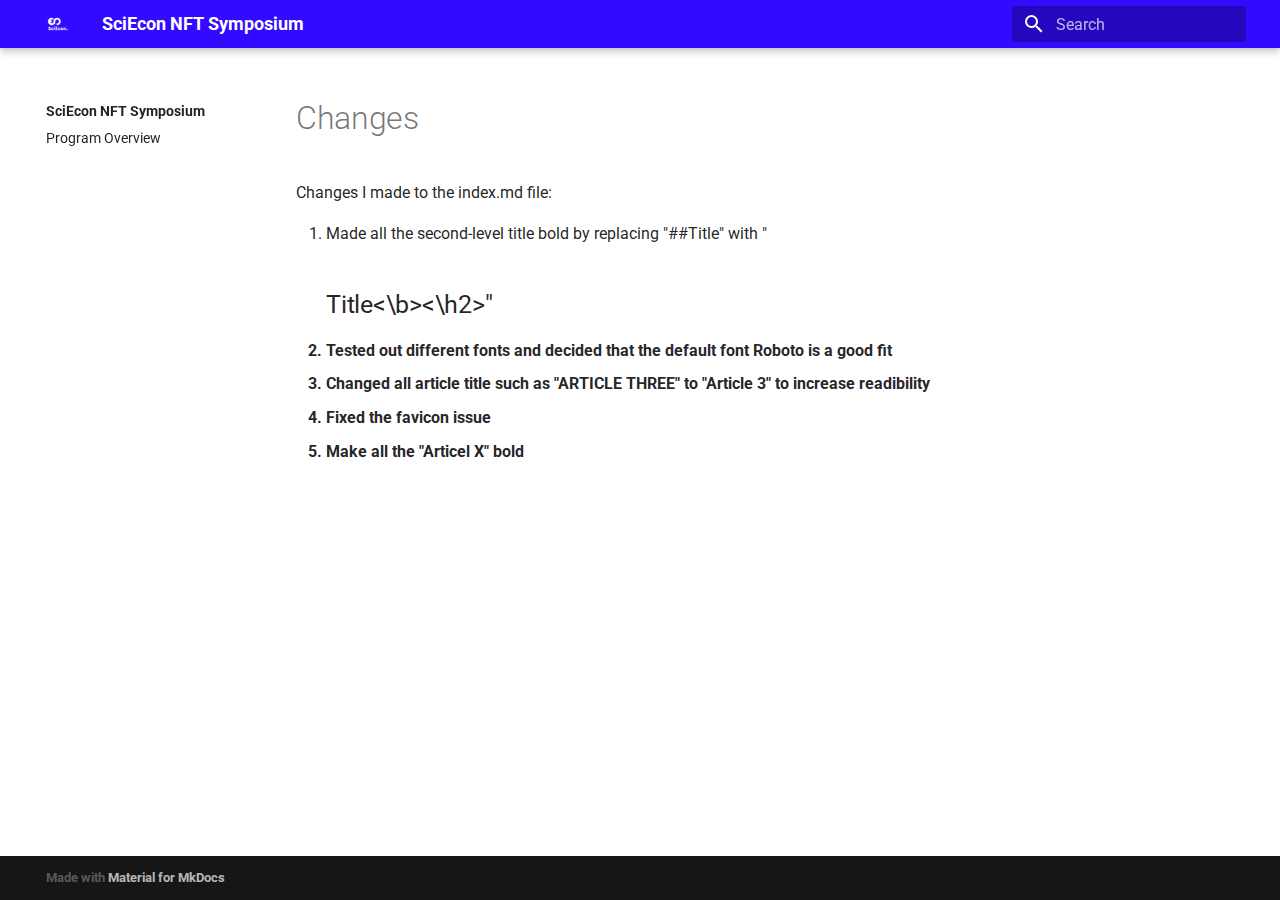
<file: page/site/changes/index.html>
<!doctype html>
<html lang="en" class="no-js">
  <head>
    
      <meta charset="utf-8">
      <meta name="viewport" content="width=device-width,initial-scale=1">
      
      
      
      <link rel="icon" href="../assets/sciecon-w.png">
      <meta name="generator" content="mkdocs-1.3.0, mkdocs-material-8.2.15">
    
    
      
        <title>Changes - SciEcon NFT Symposium</title>
      
    
    
      <link rel="stylesheet" href="../assets/stylesheets/main.c382b1dc.min.css">
      
        
        <link rel="stylesheet" href="../assets/stylesheets/palette.cc9b2e1e.min.css">
        
      
    
    
    
      
        
        
        <link rel="preconnect" href="https://fonts.gstatic.com" crossorigin>
        <link rel="stylesheet" href="https://fonts.googleapis.com/css?family=Roboto:300,300i,400,400i,700,700i%7CRoboto+Mono:400,400i,700,700i&display=fallback">
        <style>:root{--md-text-font:"Roboto";--md-code-font:"Roboto Mono"}</style>
      
    
    
      <link rel="stylesheet" href="../stylesheets/extra.css">
    
    <script>__md_scope=new URL("..",location),__md_get=(e,_=localStorage,t=__md_scope)=>JSON.parse(_.getItem(t.pathname+"."+e)),__md_set=(e,_,t=localStorage,a=__md_scope)=>{try{t.setItem(a.pathname+"."+e,JSON.stringify(_))}catch(e){}}</script>
    
      

    
    
  </head>
  
  
    
    
    
    
    
    <body dir="ltr" data-md-color-scheme="" data-md-color-primary="none" data-md-color-accent="none">
  
    
    
    <input class="md-toggle" data-md-toggle="drawer" type="checkbox" id="__drawer" autocomplete="off">
    <input class="md-toggle" data-md-toggle="search" type="checkbox" id="__search" autocomplete="off">
    <label class="md-overlay" for="__drawer"></label>
    <div data-md-component="skip">
      
    </div>
    <div data-md-component="announce">
      
    </div>
    
    
      

  

<header class="md-header md-header--lifted" data-md-component="header">
  <nav class="md-header__inner md-grid" aria-label="Header">
    <a href=".." title="SciEcon NFT Symposium" class="md-header__button md-logo" aria-label="SciEcon NFT Symposium" data-md-component="logo">
      
  <img src="../assets/sciecon-b.png" alt="logo">

    </a>
    <label class="md-header__button md-icon" for="__drawer">
      <svg xmlns="http://www.w3.org/2000/svg" viewBox="0 0 24 24"><path d="M3 6h18v2H3V6m0 5h18v2H3v-2m0 5h18v2H3v-2Z"/></svg>
    </label>
    <div class="md-header__title" data-md-component="header-title">
      <div class="md-header__ellipsis">
        <div class="md-header__topic">
          <span class="md-ellipsis">
            SciEcon NFT Symposium
          </span>
        </div>
        <div class="md-header__topic" data-md-component="header-topic">
          <span class="md-ellipsis">
            
              Changes
            
          </span>
        </div>
      </div>
    </div>
    
    
    
      <label class="md-header__button md-icon" for="__search">
        <svg xmlns="http://www.w3.org/2000/svg" viewBox="0 0 24 24"><path d="M9.5 3A6.5 6.5 0 0 1 16 9.5c0 1.61-.59 3.09-1.56 4.23l.27.27h.79l5 5-1.5 1.5-5-5v-.79l-.27-.27A6.516 6.516 0 0 1 9.5 16 6.5 6.5 0 0 1 3 9.5 6.5 6.5 0 0 1 9.5 3m0 2C7 5 5 7 5 9.5S7 14 9.5 14 14 12 14 9.5 12 5 9.5 5Z"/></svg>
      </label>
      <div class="md-search" data-md-component="search" role="dialog">
  <label class="md-search__overlay" for="__search"></label>
  <div class="md-search__inner" role="search">
    <form class="md-search__form" name="search">
      <input type="text" class="md-search__input" name="query" aria-label="Search" placeholder="Search" autocapitalize="off" autocorrect="off" autocomplete="off" spellcheck="false" data-md-component="search-query" required>
      <label class="md-search__icon md-icon" for="__search">
        <svg xmlns="http://www.w3.org/2000/svg" viewBox="0 0 24 24"><path d="M9.5 3A6.5 6.5 0 0 1 16 9.5c0 1.61-.59 3.09-1.56 4.23l.27.27h.79l5 5-1.5 1.5-5-5v-.79l-.27-.27A6.516 6.516 0 0 1 9.5 16 6.5 6.5 0 0 1 3 9.5 6.5 6.5 0 0 1 9.5 3m0 2C7 5 5 7 5 9.5S7 14 9.5 14 14 12 14 9.5 12 5 9.5 5Z"/></svg>
        <svg xmlns="http://www.w3.org/2000/svg" viewBox="0 0 24 24"><path d="M20 11v2H8l5.5 5.5-1.42 1.42L4.16 12l7.92-7.92L13.5 5.5 8 11h12Z"/></svg>
      </label>
      <nav class="md-search__options" aria-label="Search">
        
        <button type="reset" class="md-search__icon md-icon" aria-label="Clear" tabindex="-1">
          <svg xmlns="http://www.w3.org/2000/svg" viewBox="0 0 24 24"><path d="M19 6.41 17.59 5 12 10.59 6.41 5 5 6.41 10.59 12 5 17.59 6.41 19 12 13.41 17.59 19 19 17.59 13.41 12 19 6.41Z"/></svg>
        </button>
      </nav>
      
    </form>
    <div class="md-search__output">
      <div class="md-search__scrollwrap" data-md-scrollfix>
        <div class="md-search-result" data-md-component="search-result">
          <div class="md-search-result__meta">
            Initializing search
          </div>
          <ol class="md-search-result__list"></ol>
        </div>
      </div>
    </div>
  </div>
</div>
    
    
  </nav>
  
    
  
</header>
    
    <div class="md-container" data-md-component="container">
      
      
        
      
      <main class="md-main" data-md-component="main">
        <div class="md-main__inner md-grid">
          
            
              
              <div class="md-sidebar md-sidebar--primary" data-md-component="sidebar" data-md-type="navigation" >
                <div class="md-sidebar__scrollwrap">
                  <div class="md-sidebar__inner">
                    


<nav class="md-nav md-nav--primary" aria-label="Navigation" data-md-level="0">
  <label class="md-nav__title" for="__drawer">
    <a href=".." title="SciEcon NFT Symposium" class="md-nav__button md-logo" aria-label="SciEcon NFT Symposium" data-md-component="logo">
      
  <img src="../assets/sciecon-b.png" alt="logo">

    </a>
    SciEcon NFT Symposium
  </label>
  
  <ul class="md-nav__list" data-md-scrollfix>
    
      
      
      

  
  
  
    <li class="md-nav__item">
      <a href=".." class="md-nav__link">
        Program Overview
      </a>
    </li>
  

    
  </ul>
</nav>
                  </div>
                </div>
              </div>
            
            
              
              <div class="md-sidebar md-sidebar--secondary" data-md-component="sidebar" data-md-type="toc" >
                <div class="md-sidebar__scrollwrap">
                  <div class="md-sidebar__inner">
                    

<nav class="md-nav md-nav--secondary" aria-label="Table of contents">
  
  
  
  
</nav>
                  </div>
                </div>
              </div>
            
          
          <div class="md-content" data-md-component="content">
            <article class="md-content__inner md-typeset">
              
                


  <h1>Changes</h1>

<p>Changes I made to the index.md file: </p>
<ol>
<li>Made all the second-level title bold by replacing "##Title" with "<h2><b>Title&lt;\b&gt;&lt;\h2&gt;"</li>
<li>Tested out different fonts and decided that the default font Roboto is a good fit</li>
<li>Changed all article title such as "ARTICLE THREE" to "Article 3" to increase readibility</li>
<li>Fixed the favicon issue </li>
<li>Make all the "Articel X" bold </li>
</ol>

              
            </article>
          </div>
        </div>
        
      </main>
      
        <footer class="md-footer">
  
  <div class="md-footer-meta md-typeset">
    <div class="md-footer-meta__inner md-grid">
      <div class="md-copyright">
  
  
    Made with
    <a href="https://squidfunk.github.io/mkdocs-material/" target="_blank" rel="noopener">
      Material for MkDocs
    </a>
  
</div>
      
    </div>
  </div>
</footer>
      
    </div>
    <div class="md-dialog" data-md-component="dialog">
      <div class="md-dialog__inner md-typeset"></div>
    </div>
    <script id="__config" type="application/json">{"base": "..", "features": ["navigation.expand", "navigation.sections", "navigation.indexes", "navigation.tabs.sticky"], "search": "../assets/javascripts/workers/search.2a1c317c.min.js", "translations": {"clipboard.copied": "Copied to clipboard", "clipboard.copy": "Copy to clipboard", "search.config.lang": "en", "search.config.pipeline": "trimmer, stopWordFilter", "search.config.separator": "[\\s\\-]+", "search.placeholder": "Search", "search.result.more.one": "1 more on this page", "search.result.more.other": "# more on this page", "search.result.none": "No matching documents", "search.result.one": "1 matching document", "search.result.other": "# matching documents", "search.result.placeholder": "Type to start searching", "search.result.term.missing": "Missing", "select.version.title": "Select version"}}</script>
    
    
      <script src="../assets/javascripts/bundle.a6c66575.min.js"></script>
      
    
  </body>
</html>
</file>
<file: page/stylesheets/extra.css>
:root {
    --md-primary-fg-color:        #330aff;
    --md-primary-fg-color--light: #e9e9e9;
    --md-primary-fg-color--dark:  #000000;
  }

h1{
  
}
</file>
<file: page/site/stylesheets/extra.css>
:root {
    --md-primary-fg-color:        #330aff;
    --md-primary-fg-color--light: #e9e9e9;
    --md-primary-fg-color--dark:  #000000;
  }

h1{
  
}
</file>
<file: page/assets/stylesheets/main.c382b1dc.min.css>
@charset "UTF-8";html{-webkit-text-size-adjust:none;-moz-text-size-adjust:none;-ms-text-size-adjust:none;text-size-adjust:none;box-sizing:border-box}*,:after,:before{box-sizing:inherit}@media (prefers-reduced-motion){*,:after,:before{transition:none!important}}body{margin:0}a,button,input,label{-webkit-tap-highlight-color:transparent}a{color:inherit;text-decoration:none}hr{border:0;box-sizing:initial;display:block;height:.05rem;overflow:visible;padding:0}small{font-size:80%}sub,sup{line-height:1em}img{border-style:none}table{border-collapse:initial;border-spacing:0}td,th{font-weight:400;vertical-align:top}button{background:transparent;border:0;font-family:inherit;font-size:inherit;margin:0;padding:0}input{border:0;outline:none}:root{--md-default-fg-color:rgba(0,0,0,.87);--md-default-fg-color--light:rgba(0,0,0,.54);--md-default-fg-color--lighter:rgba(0,0,0,.32);--md-default-fg-color--lightest:rgba(0,0,0,.07);--md-default-bg-color:#fff;--md-default-bg-color--light:hsla(0,0%,100%,.7);--md-default-bg-color--lighter:hsla(0,0%,100%,.3);--md-default-bg-color--lightest:hsla(0,0%,100%,.12);--md-primary-fg-color:#4051b5;--md-primary-fg-color--light:#5d6cc0;--md-primary-fg-color--dark:#303fa1;--md-primary-bg-color:#fff;--md-primary-bg-color--light:hsla(0,0%,100%,.7);--md-accent-fg-color:#526cfe;--md-accent-fg-color--transparent:rgba(82,108,254,.1);--md-accent-bg-color:#fff;--md-accent-bg-color--light:hsla(0,0%,100%,.7);--md-shadow-z1:0 0.2rem 0.5rem rgba(0,0,0,.05),0 0 0.05rem rgba(0,0,0,.1);--md-shadow-z2:0 0.2rem 0.5rem rgba(0,0,0,.1),0 0 0.05rem rgba(0,0,0,.25);--md-shadow-z3:0 0.2rem 0.5rem rgba(0,0,0,.2),0 0 0.05rem rgba(0,0,0,.35)}:root>*{--md-code-fg-color:#36464e;--md-code-bg-color:#f5f5f5;--md-code-hl-color:rgba(255,255,0,.5);--md-code-hl-number-color:#d52a2a;--md-code-hl-special-color:#db1457;--md-code-hl-function-color:#a846b9;--md-code-hl-constant-color:#6e59d9;--md-code-hl-keyword-color:#3f6ec6;--md-code-hl-string-color:#1c7d4d;--md-code-hl-name-color:var(--md-code-fg-color);--md-code-hl-operator-color:var(--md-default-fg-color--light);--md-code-hl-punctuation-color:var(--md-default-fg-color--light);--md-code-hl-comment-color:var(--md-default-fg-color--light);--md-code-hl-generic-color:var(--md-default-fg-color--light);--md-code-hl-variable-color:var(--md-default-fg-color--light);--md-typeset-color:var(--md-default-fg-color);--md-typeset-a-color:var(--md-primary-fg-color);--md-typeset-mark-color:rgba(255,255,0,.5);--md-typeset-del-color:rgba(245,80,61,.15);--md-typeset-ins-color:rgba(11,213,112,.15);--md-typeset-kbd-color:#fafafa;--md-typeset-kbd-accent-color:#fff;--md-typeset-kbd-border-color:#b8b8b8;--md-typeset-table-color:rgba(0,0,0,.12);--md-admonition-fg-color:var(--md-default-fg-color);--md-admonition-bg-color:var(--md-default-bg-color);--md-footer-fg-color:#fff;--md-footer-fg-color--light:hsla(0,0%,100%,.7);--md-footer-fg-color--lighter:hsla(0,0%,100%,.3);--md-footer-bg-color:rgba(0,0,0,.87);--md-footer-bg-color--dark:rgba(0,0,0,.32)}.md-icon svg{fill:currentcolor;display:block;height:1.2rem;width:1.2rem}body{-webkit-font-smoothing:antialiased;-moz-osx-font-smoothing:grayscale;--md-text-font-family:var(--md-text-font,_),-apple-system,BlinkMacSystemFont,Helvetica,Arial,sans-serif;--md-code-font-family:var(--md-code-font,_),SFMono-Regular,Consolas,Menlo,monospace}body,input{font-feature-settings:"kern","liga";font-family:var(--md-text-font-family)}body,code,input,kbd,pre{color:var(--md-typeset-color)}code,kbd,pre{font-feature-settings:"kern";font-family:var(--md-code-font-family)}:root{--md-typeset-table-sort-icon:url('data:image/svg+xml;charset=utf-8,<svg xmlns="http://www.w3.org/2000/svg" viewBox="0 0 24 24"><path d="m18 21-4-4h3V7h-3l4-4 4 4h-3v10h3M2 19v-2h10v2M2 13v-2h7v2M2 7V5h4v2H2Z"/></svg>');--md-typeset-table-sort-icon--asc:url('data:image/svg+xml;charset=utf-8,<svg xmlns="http://www.w3.org/2000/svg" viewBox="0 0 24 24"><path d="M19 17h3l-4 4-4-4h3V3h2M2 17h10v2H2M6 5v2H2V5m0 6h7v2H2v-2Z"/></svg>');--md-typeset-table-sort-icon--desc:url('data:image/svg+xml;charset=utf-8,<svg xmlns="http://www.w3.org/2000/svg" viewBox="0 0 24 24"><path d="M19 7h3l-4-4-4 4h3v14h2M2 17h10v2H2M6 5v2H2V5m0 6h7v2H2v-2Z"/></svg>')}.md-typeset{-webkit-print-color-adjust:exact;color-adjust:exact;font-size:.8rem;line-height:1.6}@media print{.md-typeset{font-size:.68rem}}.md-typeset blockquote,.md-typeset dl,.md-typeset figure,.md-typeset ol,.md-typeset pre,.md-typeset ul{margin-bottom:1em;margin-top:1em}.md-typeset h1{color:var(--md-default-fg-color--light);font-size:2em;line-height:1.3;margin:0 0 1.25em}.md-typeset h1,.md-typeset h2{font-weight:300;letter-spacing:-.01em}.md-typeset h2{font-size:1.5625em;line-height:1.4;margin:1.6em 0 .64em}.md-typeset h3{font-size:1.25em;font-weight:400;letter-spacing:-.01em;line-height:1.5;margin:1.6em 0 .8em}.md-typeset h2+h3{margin-top:.8em}.md-typeset h4{font-weight:700;letter-spacing:-.01em;margin:1em 0}.md-typeset h5,.md-typeset h6{color:var(--md-default-fg-color--light);font-size:.8em;font-weight:700;letter-spacing:-.01em;margin:1.25em 0}.md-typeset h5{text-transform:uppercase}.md-typeset hr{border-bottom:.05rem solid var(--md-default-fg-color--lightest);display:flow-root;margin:1.5em 0}.md-typeset a{color:var(--md-typeset-a-color);word-break:break-word}.md-typeset a,.md-typeset a:before{transition:color 125ms}.md-typeset a:focus,.md-typeset a:hover{color:var(--md-accent-fg-color)}.md-typeset a:focus code,.md-typeset a:hover code{background-color:var(--md-accent-fg-color--transparent)}.md-typeset a code{color:currentcolor;transition:background-color 125ms}.md-typeset a.focus-visible{outline-color:var(--md-accent-fg-color);outline-offset:.2rem}.md-typeset code,.md-typeset kbd,.md-typeset pre{color:var(--md-code-fg-color);direction:ltr}@media print{.md-typeset code,.md-typeset kbd,.md-typeset pre{white-space:pre-wrap}}.md-typeset code{background-color:var(--md-code-bg-color);border-radius:.1rem;-webkit-box-decoration-break:clone;box-decoration-break:clone;font-size:.85em;padding:0 .2941176471em;word-break:break-word}.md-typeset code:not(.focus-visible){-webkit-tap-highlight-color:transparent;outline:none}.md-typeset pre{display:flow-root;line-height:1.4;position:relative}.md-typeset pre>code{-webkit-box-decoration-break:slice;box-decoration-break:slice;box-shadow:none;display:block;margin:0;outline-color:var(--md-accent-fg-color);overflow:auto;padding:.7720588235em 1.1764705882em;scrollbar-color:var(--md-default-fg-color--lighter) transparent;scrollbar-width:thin;touch-action:auto;word-break:normal}.md-typeset pre>code:hover{scrollbar-color:var(--md-accent-fg-color) transparent}.md-typeset pre>code::-webkit-scrollbar{height:.2rem;width:.2rem}.md-typeset pre>code::-webkit-scrollbar-thumb{background-color:var(--md-default-fg-color--lighter)}.md-typeset pre>code::-webkit-scrollbar-thumb:hover{background-color:var(--md-accent-fg-color)}.md-typeset kbd{background-color:var(--md-typeset-kbd-color);border-radius:.1rem;box-shadow:0 .1rem 0 .05rem var(--md-typeset-kbd-border-color),0 .1rem 0 var(--md-typeset-kbd-border-color),0 -.1rem .2rem var(--md-typeset-kbd-accent-color) inset;color:var(--md-default-fg-color);display:inline-block;font-size:.75em;padding:0 .6666666667em;vertical-align:text-top;word-break:break-word}.md-typeset mark{background-color:var(--md-typeset-mark-color);-webkit-box-decoration-break:clone;box-decoration-break:clone;color:inherit;word-break:break-word}.md-typeset abbr{border-bottom:.05rem dotted var(--md-default-fg-color--light);cursor:help;text-decoration:none}@media (hover:none){.md-typeset abbr{position:relative}.md-typeset abbr[title]:-webkit-any(:focus,:hover):after{background-color:var(--md-default-fg-color);border-radius:.1rem;box-shadow:var(--md-shadow-z3);color:var(--md-default-bg-color);content:attr(title);display:inline-block;font-size:.7rem;margin-top:2em;max-width:80%;min-width:-webkit-max-content;min-width:max-content;padding:.2rem .3rem;position:absolute;width:auto}.md-typeset abbr[title]:-moz-any(:focus,:hover):after{background-color:var(--md-default-fg-color);border-radius:.1rem;box-shadow:var(--md-shadow-z3);color:var(--md-default-bg-color);content:attr(title);display:inline-block;font-size:.7rem;margin-top:2em;max-width:80%;min-width:-moz-max-content;min-width:max-content;padding:.2rem .3rem;position:absolute;width:auto}[dir=ltr] .md-typeset abbr[title]:-webkit-any(:focus,:hover):after{left:0}[dir=ltr] .md-typeset abbr[title]:-moz-any(:focus,:hover):after{left:0}[dir=ltr] .md-typeset abbr[title]:is(:focus,:hover):after{left:0}[dir=rtl] .md-typeset abbr[title]:-webkit-any(:focus,:hover):after{right:0}[dir=rtl] .md-typeset abbr[title]:-moz-any(:focus,:hover):after{right:0}[dir=rtl] .md-typeset abbr[title]:is(:focus,:hover):after{right:0}.md-typeset abbr[title]:is(:focus,:hover):after{background-color:var(--md-default-fg-color);border-radius:.1rem;box-shadow:var(--md-shadow-z3);color:var(--md-default-bg-color);content:attr(title);display:inline-block;font-size:.7rem;margin-top:2em;max-width:80%;min-width:-webkit-max-content;min-width:-moz-max-content;min-width:max-content;padding:.2rem .3rem;position:absolute;width:auto}}.md-typeset small{opacity:.75}[dir=ltr] .md-typeset sub,[dir=ltr] .md-typeset sup{margin-left:.078125em}[dir=rtl] .md-typeset sub,[dir=rtl] .md-typeset sup{margin-right:.078125em}[dir=ltr] .md-typeset blockquote{padding-left:.6rem}[dir=rtl] .md-typeset blockquote{padding-right:.6rem}[dir=ltr] .md-typeset blockquote{border-left:.2rem solid var(--md-default-fg-color--lighter)}[dir=rtl] .md-typeset blockquote{border-right:.2rem solid var(--md-default-fg-color--lighter)}.md-typeset blockquote{color:var(--md-default-fg-color--light);margin-left:0;margin-right:0}.md-typeset ul{list-style-type:disc}[dir=ltr] .md-typeset ol,[dir=ltr] .md-typeset ul{margin-left:.625em}[dir=rtl] .md-typeset ol,[dir=rtl] .md-typeset ul{margin-right:.625em}.md-typeset ol,.md-typeset ul{padding:0}.md-typeset ol:not([hidden]),.md-typeset ul:not([hidden]){display:flow-root}.md-typeset ol ol,.md-typeset ul ol{list-style-type:lower-alpha}.md-typeset ol ol ol,.md-typeset ul ol ol{list-style-type:lower-roman}[dir=ltr] .md-typeset ol li,[dir=ltr] .md-typeset ul li{margin-left:1.25em}[dir=rtl] .md-typeset ol li,[dir=rtl] .md-typeset ul li{margin-right:1.25em}.md-typeset ol li,.md-typeset ul li{margin-bottom:.5em}.md-typeset ol li blockquote,.md-typeset ol li p,.md-typeset ul li blockquote,.md-typeset ul li p{margin:.5em 0}.md-typeset ol li:last-child,.md-typeset ul li:last-child{margin-bottom:0}.md-typeset ol li :-webkit-any(ul,ol),.md-typeset ul li :-webkit-any(ul,ol){margin-bottom:.5em;margin-top:.5em}.md-typeset ol li :-moz-any(ul,ol),.md-typeset ul li :-moz-any(ul,ol){margin-bottom:.5em;margin-top:.5em}[dir=ltr] .md-typeset ol li :-webkit-any(ul,ol),[dir=ltr] .md-typeset ul li :-webkit-any(ul,ol){margin-left:.625em}[dir=ltr] .md-typeset ol li :-moz-any(ul,ol),[dir=ltr] .md-typeset ul li :-moz-any(ul,ol){margin-left:.625em}[dir=ltr] .md-typeset ol li :is(ul,ol),[dir=ltr] .md-typeset ul li :is(ul,ol){margin-left:.625em}[dir=rtl] .md-typeset ol li :-webkit-any(ul,ol),[dir=rtl] .md-typeset ul li :-webkit-any(ul,ol){margin-right:.625em}[dir=rtl] .md-typeset ol li :-moz-any(ul,ol),[dir=rtl] .md-typeset ul li :-moz-any(ul,ol){margin-right:.625em}[dir=rtl] .md-typeset ol li :is(ul,ol),[dir=rtl] .md-typeset ul li :is(ul,ol){margin-right:.625em}.md-typeset ol li :is(ul,ol),.md-typeset ul li :is(ul,ol){margin-bottom:.5em;margin-top:.5em}[dir=ltr] .md-typeset dd{margin-left:1.875em}[dir=rtl] .md-typeset dd{margin-right:1.875em}.md-typeset dd{margin-bottom:1.5em;margin-top:1em}.md-typeset img,.md-typeset svg{height:auto;max-width:100%}.md-typeset img[align=left],.md-typeset svg[align=left]{margin:1em 1em 1em 0}.md-typeset img[align=right],.md-typeset svg[align=right]{margin:1em 0 1em 1em}.md-typeset img[align]:only-child,.md-typeset svg[align]:only-child{margin-top:0}.md-typeset img[src$="#gh-dark-mode-only"],.md-typeset img[src$="#only-dark"]{display:none}.md-typeset figure{display:flow-root;margin:1em auto;max-width:100%;text-align:center;width:-webkit-fit-content;width:-moz-fit-content;width:fit-content}.md-typeset figure img{display:block}.md-typeset figcaption{font-style:italic;margin:1em auto;max-width:24rem}.md-typeset iframe{max-width:100%}.md-typeset table:not([class]){background-color:var(--md-default-bg-color);border:.05rem solid var(--md-typeset-table-color);border-radius:.1rem;display:inline-block;font-size:.64rem;max-width:100%;overflow:auto;touch-action:auto}@media print{.md-typeset table:not([class]){display:table}}.md-typeset table:not([class])+*{margin-top:1.5em}.md-typeset table:not([class]) :-webkit-any(th,td)>:first-child{margin-top:0}.md-typeset table:not([class]) :-moz-any(th,td)>:first-child{margin-top:0}.md-typeset table:not([class]) :is(th,td)>:first-child{margin-top:0}.md-typeset table:not([class]) :-webkit-any(th,td)>:last-child{margin-bottom:0}.md-typeset table:not([class]) :-moz-any(th,td)>:last-child{margin-bottom:0}.md-typeset table:not([class]) :is(th,td)>:last-child{margin-bottom:0}.md-typeset table:not([class]) :-webkit-any(th,td):not([align]){text-align:left}.md-typeset table:not([class]) :-moz-any(th,td):not([align]){text-align:left}.md-typeset table:not([class]) :is(th,td):not([align]){text-align:left}[dir=rtl] .md-typeset table:not([class]) :-webkit-any(th,td):not([align]){text-align:right}[dir=rtl] .md-typeset table:not([class]) :-moz-any(th,td):not([align]){text-align:right}[dir=rtl] .md-typeset table:not([class]) :is(th,td):not([align]){text-align:right}.md-typeset table:not([class]) th{font-weight:700;min-width:5rem;padding:.9375em 1.25em;vertical-align:top}.md-typeset table:not([class]) th a{color:inherit}.md-typeset table:not([class]) td{border-top:.05rem solid var(--md-typeset-table-color);padding:.9375em 1.25em;vertical-align:top}.md-typeset table:not([class]) tbody tr{transition:background-color 125ms}.md-typeset table:not([class]) tbody tr:hover{background-color:rgba(0,0,0,.035);box-shadow:0 .05rem 0 var(--md-default-bg-color) inset}.md-typeset table:not([class]) a{word-break:normal}.md-typeset table th[role=columnheader]{cursor:pointer}[dir=ltr] .md-typeset table th[role=columnheader]:after{margin-left:.5em}[dir=rtl] .md-typeset table th[role=columnheader]:after{margin-right:.5em}.md-typeset table th[role=columnheader]:after{content:"";display:inline-block;height:1.2em;-webkit-mask-image:var(--md-typeset-table-sort-icon);mask-image:var(--md-typeset-table-sort-icon);-webkit-mask-repeat:no-repeat;mask-repeat:no-repeat;-webkit-mask-size:contain;mask-size:contain;transition:background-color 125ms;vertical-align:text-bottom;width:1.2em}.md-typeset table th[role=columnheader]:hover:after{background-color:var(--md-default-fg-color--lighter)}.md-typeset table th[role=columnheader][aria-sort=ascending]:after{background-color:var(--md-default-fg-color--light);-webkit-mask-image:var(--md-typeset-table-sort-icon--asc);mask-image:var(--md-typeset-table-sort-icon--asc)}.md-typeset table th[role=columnheader][aria-sort=descending]:after{background-color:var(--md-default-fg-color--light);-webkit-mask-image:var(--md-typeset-table-sort-icon--desc);mask-image:var(--md-typeset-table-sort-icon--desc)}.md-typeset__scrollwrap{margin:1em -.8rem;overflow-x:auto;touch-action:auto}.md-typeset__table{display:inline-block;margin-bottom:.5em;padding:0 .8rem}@media print{.md-typeset__table{display:block}}html .md-typeset__table table{display:table;margin:0;overflow:hidden;width:100%}@media screen and (max-width:44.9375em){.md-content__inner>pre{margin:1em -.8rem}.md-content__inner>pre code{border-radius:0}}.md-banner{background-color:var(--md-footer-bg-color);color:var(--md-footer-fg-color);overflow:auto}@media print{.md-banner{display:none}}.md-banner--warning{background:var(--md-typeset-mark-color);color:var(--md-default-fg-color)}.md-banner__inner{font-size:.7rem;margin:.6rem auto;padding:0 .8rem}html{font-size:125%;height:100%;overflow-x:hidden}@media screen and (min-width:100em){html{font-size:137.5%}}@media screen and (min-width:125em){html{font-size:150%}}body{background-color:var(--md-default-bg-color);display:flex;flex-direction:column;font-size:.5rem;min-height:100%;position:relative;width:100%}@media print{body{display:block}}@media screen and (max-width:59.9375em){body[data-md-state=lock]{position:fixed}}.md-grid{margin-left:auto;margin-right:auto;max-width:61rem}.md-container{display:flex;flex-direction:column;flex-grow:1}@media print{.md-container{display:block}}.md-main{flex-grow:1}.md-main__inner{display:flex;height:100%;margin-top:1.5rem}.md-ellipsis{overflow:hidden;text-overflow:ellipsis;white-space:nowrap}.md-toggle{display:none}.md-option{height:0;opacity:0;position:absolute;width:0}.md-option:checked+label:not([hidden]){display:block}.md-option.focus-visible+label{outline-color:var(--md-accent-fg-color);outline-style:auto}.md-skip{background-color:var(--md-default-fg-color);border-radius:.1rem;color:var(--md-default-bg-color);font-size:.64rem;margin:.5rem;opacity:0;outline-color:var(--md-accent-fg-color);padding:.3rem .5rem;position:fixed;transform:translateY(.4rem);z-index:-1}.md-skip:focus{opacity:1;transform:translateY(0);transition:transform .25s cubic-bezier(.4,0,.2,1),opacity 175ms 75ms;z-index:10}@page{margin:25mm}:root{--md-clipboard-icon:url('data:image/svg+xml;charset=utf-8,<svg xmlns="http://www.w3.org/2000/svg" viewBox="0 0 24 24"><path d="M19 21H8V7h11m0-2H8a2 2 0 0 0-2 2v14a2 2 0 0 0 2 2h11a2 2 0 0 0 2-2V7a2 2 0 0 0-2-2m-3-4H4a2 2 0 0 0-2 2v14h2V3h12V1Z"/></svg>')}.md-clipboard{border-radius:.1rem;color:var(--md-default-fg-color--lightest);cursor:pointer;height:1.5em;outline-color:var(--md-accent-fg-color);outline-offset:.1rem;position:absolute;right:.5em;top:.5em;transition:color .25s;width:1.5em;z-index:1}@media print{.md-clipboard{display:none}}.md-clipboard:not(.focus-visible){-webkit-tap-highlight-color:transparent;outline:none}:hover>.md-clipboard{color:var(--md-default-fg-color--light)}.md-clipboard:-webkit-any(:focus,:hover){color:var(--md-accent-fg-color)}.md-clipboard:-moz-any(:focus,:hover){color:var(--md-accent-fg-color)}.md-clipboard:is(:focus,:hover){color:var(--md-accent-fg-color)}.md-clipboard:after{background-color:currentcolor;content:"";display:block;height:1.125em;margin:0 auto;-webkit-mask-image:var(--md-clipboard-icon);mask-image:var(--md-clipboard-icon);-webkit-mask-repeat:no-repeat;mask-repeat:no-repeat;-webkit-mask-size:contain;mask-size:contain;width:1.125em}.md-clipboard--inline{cursor:pointer}.md-clipboard--inline code{transition:color .25s,background-color .25s}.md-clipboard--inline:-webkit-any(:focus,:hover) code{background-color:var(--md-accent-fg-color--transparent);color:var(--md-accent-fg-color)}.md-clipboard--inline:-moz-any(:focus,:hover) code{background-color:var(--md-accent-fg-color--transparent);color:var(--md-accent-fg-color)}.md-clipboard--inline:is(:focus,:hover) code{background-color:var(--md-accent-fg-color--transparent);color:var(--md-accent-fg-color)}.md-content{flex-grow:1;min-width:0}.md-content__inner{margin:0 .8rem 1.2rem;padding-top:.6rem}@media screen and (min-width:76.25em){[dir=ltr] .md-sidebar--primary:not([hidden])~.md-content>.md-content__inner{margin-left:1.2rem}[dir=ltr] .md-sidebar--secondary:not([hidden])~.md-content>.md-content__inner,[dir=rtl] .md-sidebar--primary:not([hidden])~.md-content>.md-content__inner{margin-right:1.2rem}[dir=rtl] .md-sidebar--secondary:not([hidden])~.md-content>.md-content__inner{margin-left:1.2rem}}.md-content__inner:before{content:"";display:block;height:.4rem}.md-content__inner>:last-child{margin-bottom:0}[dir=ltr] .md-content__button{margin-left:.4rem}[dir=rtl] .md-content__button{margin-right:.4rem}.md-content__button{float:right;margin:.4rem 0;padding:0}@media print{.md-content__button{display:none}}[dir=rtl] .md-content__button{float:left}.md-typeset .md-content__button{color:var(--md-default-fg-color--lighter)}.md-content__button svg{display:inline;vertical-align:top}[dir=rtl] .md-content__button svg{transform:scaleX(-1)}[dir=ltr] .md-dialog{right:.8rem}[dir=rtl] .md-dialog{left:.8rem}.md-dialog{background-color:var(--md-default-fg-color);border-radius:.1rem;bottom:.8rem;box-shadow:var(--md-shadow-z3);min-width:11.1rem;opacity:0;padding:.4rem .6rem;pointer-events:none;position:fixed;transform:translateY(100%);transition:transform 0ms .4s,opacity .4s;z-index:4}@media print{.md-dialog{display:none}}.md-dialog[data-md-state=open]{opacity:1;pointer-events:auto;transform:translateY(0);transition:transform .4s cubic-bezier(.075,.85,.175,1),opacity .4s}.md-dialog__inner{color:var(--md-default-bg-color);font-size:.7rem}.md-footer{background-color:var(--md-footer-bg-color);color:var(--md-footer-fg-color)}@media print{.md-footer{display:none}}.md-footer__inner{display:flex;justify-content:space-between;overflow:auto;padding:.2rem}.md-footer__link{display:flex;flex-grow:0.01;outline-color:var(--md-accent-fg-color);overflow:hidden;padding-bottom:.4rem;padding-top:1.4rem;transition:opacity .25s}.md-footer__link:-webkit-any(:focus,:hover){opacity:.7}.md-footer__link:-moz-any(:focus,:hover){opacity:.7}.md-footer__link:is(:focus,:hover){opacity:.7}[dir=rtl] .md-footer__link svg{transform:scaleX(-1)}@media screen and (max-width:44.9375em){.md-footer__link--prev .md-footer__title{display:none}}[dir=ltr] .md-footer__link--next{margin-left:auto}[dir=rtl] .md-footer__link--next{margin-right:auto}.md-footer__link--next{text-align:right}[dir=rtl] .md-footer__link--next{text-align:left}.md-footer__title{flex-grow:1;font-size:.9rem;line-height:2.4rem;max-width:calc(100% - 2.4rem);padding:0 1rem;position:relative}.md-footer__button{margin:.2rem;padding:.4rem}.md-footer__direction{font-size:.64rem;left:0;margin-top:-1rem;opacity:.7;padding:0 1rem;position:absolute;right:0}.md-footer-meta{background-color:var(--md-footer-bg-color--dark)}.md-footer-meta__inner{display:flex;flex-wrap:wrap;justify-content:space-between;padding:.2rem}html .md-footer-meta.md-typeset a{color:var(--md-footer-fg-color--light)}html .md-footer-meta.md-typeset a:-webkit-any(:focus,:hover){color:var(--md-footer-fg-color)}html .md-footer-meta.md-typeset a:-moz-any(:focus,:hover){color:var(--md-footer-fg-color)}html .md-footer-meta.md-typeset a:is(:focus,:hover){color:var(--md-footer-fg-color)}.md-copyright{color:var(--md-footer-fg-color--lighter);font-size:.64rem;margin:auto .6rem;padding:.4rem 0;width:100%}@media screen and (min-width:45em){.md-copyright{width:auto}}.md-copyright__highlight{color:var(--md-footer-fg-color--light)}.md-social{margin:0 .4rem;padding:.2rem 0 .6rem}@media screen and (min-width:45em){.md-social{padding:.6rem 0}}.md-social__link{display:inline-block;height:1.6rem;text-align:center;width:1.6rem}.md-social__link:before{line-height:1.9}.md-social__link svg{fill:currentcolor;max-height:.8rem;vertical-align:-25%}.md-typeset .md-button{border:.1rem solid;border-radius:.1rem;color:var(--md-primary-fg-color);cursor:pointer;display:inline-block;font-weight:700;padding:.625em 2em;transition:color 125ms,background-color 125ms,border-color 125ms}.md-typeset .md-button--primary{background-color:var(--md-primary-fg-color);border-color:var(--md-primary-fg-color);color:var(--md-primary-bg-color)}.md-typeset .md-button:-webkit-any(:focus,:hover){background-color:var(--md-accent-fg-color);border-color:var(--md-accent-fg-color);color:var(--md-accent-bg-color)}.md-typeset .md-button:-moz-any(:focus,:hover){background-color:var(--md-accent-fg-color);border-color:var(--md-accent-fg-color);color:var(--md-accent-bg-color)}.md-typeset .md-button:is(:focus,:hover){background-color:var(--md-accent-fg-color);border-color:var(--md-accent-fg-color);color:var(--md-accent-bg-color)}[dir=ltr] .md-typeset .md-input{border-top-left-radius:.1rem}[dir=ltr] .md-typeset .md-input,[dir=rtl] .md-typeset .md-input{border-top-right-radius:.1rem}[dir=rtl] .md-typeset .md-input{border-top-left-radius:.1rem}.md-typeset .md-input{border-bottom:.1rem solid var(--md-default-fg-color--lighter);box-shadow:var(--md-shadow-z1);font-size:.8rem;height:1.8rem;padding:0 .6rem;transition:border .25s,box-shadow .25s}.md-typeset .md-input:-webkit-any(:focus,:hover){border-bottom-color:var(--md-accent-fg-color);box-shadow:var(--md-shadow-z2)}.md-typeset .md-input:-moz-any(:focus,:hover){border-bottom-color:var(--md-accent-fg-color);box-shadow:var(--md-shadow-z2)}.md-typeset .md-input:is(:focus,:hover){border-bottom-color:var(--md-accent-fg-color);box-shadow:var(--md-shadow-z2)}.md-typeset .md-input--stretch{width:100%}.md-header{background-color:var(--md-primary-fg-color);box-shadow:0 0 .2rem transparent,0 .2rem .4rem transparent;color:var(--md-primary-bg-color);left:0;position:-webkit-sticky;position:sticky;right:0;top:0;z-index:4}@media print{.md-header{display:none}}.md-header[data-md-state=shadow]{box-shadow:0 0 .2rem rgba(0,0,0,.1),0 .2rem .4rem rgba(0,0,0,.2);transition:transform .25s cubic-bezier(.1,.7,.1,1),box-shadow .25s}.md-header[data-md-state=hidden]{transform:translateY(-100%);transition:transform .25s cubic-bezier(.8,0,.6,1),box-shadow .25s}.md-header__inner{align-items:center;display:flex;padding:0 .2rem}.md-header__button{color:currentcolor;cursor:pointer;margin:.2rem;outline-color:var(--md-accent-fg-color);padding:.4rem;position:relative;transition:opacity .25s;vertical-align:middle;z-index:1}.md-header__button:hover{opacity:.7}.md-header__button:not([hidden]){display:inline-block}.md-header__button:not(.focus-visible){-webkit-tap-highlight-color:transparent;outline:none}.md-header__button.md-logo{margin:.2rem;padding:.4rem}@media screen and (max-width:76.1875em){.md-header__button.md-logo{display:none}}.md-header__button.md-logo :-webkit-any(img,svg){fill:currentcolor;display:block;height:1.2rem;width:auto}.md-header__button.md-logo :-moz-any(img,svg){fill:currentcolor;display:block;height:1.2rem;width:auto}.md-header__button.md-logo :is(img,svg){fill:currentcolor;display:block;height:1.2rem;width:auto}@media screen and (min-width:60em){.md-header__button[for=__search]{display:none}}.no-js .md-header__button[for=__search]{display:none}[dir=rtl] .md-header__button[for=__search] svg{transform:scaleX(-1)}@media screen and (min-width:76.25em){.md-header__button[for=__drawer]{display:none}}.md-header__topic{display:flex;max-width:100%;position:absolute;transition:transform .4s cubic-bezier(.1,.7,.1,1),opacity .15s}.md-header__topic+.md-header__topic{opacity:0;pointer-events:none;transform:translateX(1.25rem);transition:transform .4s cubic-bezier(1,.7,.1,.1),opacity .15s;z-index:-1}[dir=rtl] .md-header__topic+.md-header__topic{transform:translateX(-1.25rem)}.md-header__topic:first-child{font-weight:700}[dir=ltr] .md-header__title{margin-right:.4rem}[dir=rtl] .md-header__title{margin-left:.4rem}[dir=ltr] .md-header__title{margin-left:1rem}[dir=rtl] .md-header__title{margin-right:1rem}.md-header__title{flex-grow:1;font-size:.9rem;height:2.4rem;line-height:2.4rem}.md-header__title[data-md-state=active] .md-header__topic{opacity:0;pointer-events:none;transform:translateX(-1.25rem);transition:transform .4s cubic-bezier(1,.7,.1,.1),opacity .15s;z-index:-1}[dir=rtl] .md-header__title[data-md-state=active] .md-header__topic{transform:translateX(1.25rem)}.md-header__title[data-md-state=active] .md-header__topic+.md-header__topic{opacity:1;pointer-events:auto;transform:translateX(0);transition:transform .4s cubic-bezier(.1,.7,.1,1),opacity .15s;z-index:0}.md-header__title>.md-header__ellipsis{height:100%;position:relative;width:100%}.md-header__option{display:flex;flex-shrink:0;max-width:100%;transition:max-width 0ms .25s,opacity .25s .25s;white-space:nowrap}[data-md-toggle=search]:checked~.md-header .md-header__option{max-width:0;opacity:0;transition:max-width 0ms,opacity 0ms}.md-header__source{display:none}@media screen and (min-width:60em){[dir=ltr] .md-header__source{margin-left:1rem}[dir=rtl] .md-header__source{margin-right:1rem}.md-header__source{display:block;max-width:11.7rem;width:11.7rem}}@media screen and (min-width:76.25em){[dir=ltr] .md-header__source{margin-left:1.4rem}[dir=rtl] .md-header__source{margin-right:1.4rem}}:root{--md-nav-icon--prev:url('data:image/svg+xml;charset=utf-8,<svg xmlns="http://www.w3.org/2000/svg" viewBox="0 0 24 24"><path d="M20 11v2H8l5.5 5.5-1.42 1.42L4.16 12l7.92-7.92L13.5 5.5 8 11h12Z"/></svg>');--md-nav-icon--next:url('data:image/svg+xml;charset=utf-8,<svg xmlns="http://www.w3.org/2000/svg" viewBox="0 0 24 24"><path d="M8.59 16.58 13.17 12 8.59 7.41 10 6l6 6-6 6-1.41-1.42Z"/></svg>');--md-toc-icon:url('data:image/svg+xml;charset=utf-8,<svg xmlns="http://www.w3.org/2000/svg" viewBox="0 0 24 24"><path d="M3 9h14V7H3v2m0 4h14v-2H3v2m0 4h14v-2H3v2m16 0h2v-2h-2v2m0-10v2h2V7h-2m0 6h2v-2h-2v2Z"/></svg>')}.md-nav{font-size:.7rem;line-height:1.3}.md-nav__title{display:block;font-weight:700;overflow:hidden;padding:0 .6rem;text-overflow:ellipsis}.md-nav__title .md-nav__button{display:none}.md-nav__title .md-nav__button img{height:100%;width:auto}.md-nav__title .md-nav__button.md-logo :-webkit-any(img,svg){fill:currentcolor;display:block;height:2.4rem;max-width:100%;object-fit:contain;width:auto}.md-nav__title .md-nav__button.md-logo :-moz-any(img,svg){fill:currentcolor;display:block;height:2.4rem;max-width:100%;object-fit:contain;width:auto}.md-nav__title .md-nav__button.md-logo :is(img,svg){fill:currentcolor;display:block;height:2.4rem;max-width:100%;object-fit:contain;width:auto}.md-nav__list{list-style:none;margin:0;padding:0}.md-nav__item{padding:0 .6rem}[dir=ltr] .md-nav__item .md-nav__item{padding-right:0}[dir=rtl] .md-nav__item .md-nav__item{padding-left:0}.md-nav__link{align-items:center;cursor:pointer;display:flex;justify-content:space-between;margin-top:.625em;overflow:hidden;scroll-snap-align:start;text-overflow:ellipsis;transition:color 125ms}.md-nav__link[data-md-state=blur]{color:var(--md-default-fg-color--light)}.md-nav__item .md-nav__link--active{color:var(--md-typeset-a-color)}.md-nav__item .md-nav__link--index [href]{width:100%}.md-nav__link:-webkit-any(:focus,:hover){color:var(--md-accent-fg-color)}.md-nav__link:-moz-any(:focus,:hover){color:var(--md-accent-fg-color)}.md-nav__link:is(:focus,:hover){color:var(--md-accent-fg-color)}.md-nav__link.focus-visible{outline-color:var(--md-accent-fg-color);outline-offset:.2rem}.md-nav--primary .md-nav__link[for=__toc]{display:none}.md-nav--primary .md-nav__link[for=__toc] .md-icon:after{background-color:currentcolor;display:block;height:100%;-webkit-mask-image:var(--md-toc-icon);mask-image:var(--md-toc-icon);width:100%}.md-nav--primary .md-nav__link[for=__toc]~.md-nav{display:none}.md-nav__link>*{cursor:pointer;display:flex}.md-nav__icon{flex-shrink:0}.md-nav__source{display:none}@media screen and (max-width:76.1875em){.md-nav--primary,.md-nav--primary .md-nav{background-color:var(--md-default-bg-color);display:flex;flex-direction:column;height:100%;left:0;position:absolute;right:0;top:0;z-index:1}.md-nav--primary :-webkit-any(.md-nav__title,.md-nav__item){font-size:.8rem;line-height:1.5}.md-nav--primary :-moz-any(.md-nav__title,.md-nav__item){font-size:.8rem;line-height:1.5}.md-nav--primary :is(.md-nav__title,.md-nav__item){font-size:.8rem;line-height:1.5}.md-nav--primary .md-nav__title{background-color:var(--md-default-fg-color--lightest);color:var(--md-default-fg-color--light);cursor:pointer;height:5.6rem;line-height:2.4rem;padding:3rem .8rem .2rem;position:relative;white-space:nowrap}[dir=ltr] .md-nav--primary .md-nav__title .md-nav__icon{left:.4rem}[dir=rtl] .md-nav--primary .md-nav__title .md-nav__icon{right:.4rem}.md-nav--primary .md-nav__title .md-nav__icon{display:block;height:1.2rem;margin:.2rem;position:absolute;top:.4rem;width:1.2rem}.md-nav--primary .md-nav__title .md-nav__icon:after{background-color:currentcolor;content:"";display:block;height:100%;-webkit-mask-image:var(--md-nav-icon--prev);mask-image:var(--md-nav-icon--prev);-webkit-mask-repeat:no-repeat;mask-repeat:no-repeat;-webkit-mask-size:contain;mask-size:contain;width:100%}.md-nav--primary .md-nav__title~.md-nav__list{background-color:var(--md-default-bg-color);box-shadow:0 .05rem 0 var(--md-default-fg-color--lightest) inset;overflow-y:auto;-ms-scroll-snap-type:y mandatory;scroll-snap-type:y mandatory;touch-action:pan-y}.md-nav--primary .md-nav__title~.md-nav__list>:first-child{border-top:0}.md-nav--primary .md-nav__title[for=__drawer]{background-color:var(--md-primary-fg-color);color:var(--md-primary-bg-color);font-weight:700}.md-nav--primary .md-nav__title .md-logo{display:block;left:.2rem;margin:.2rem;padding:.4rem;position:absolute;right:.2rem;top:.2rem}.md-nav--primary .md-nav__list{flex:1}.md-nav--primary .md-nav__item{border-top:.05rem solid var(--md-default-fg-color--lightest);padding:0}.md-nav--primary .md-nav__item--active>.md-nav__link{color:var(--md-typeset-a-color)}.md-nav--primary .md-nav__item--active>.md-nav__link:-webkit-any(:focus,:hover){color:var(--md-accent-fg-color)}.md-nav--primary .md-nav__item--active>.md-nav__link:-moz-any(:focus,:hover){color:var(--md-accent-fg-color)}.md-nav--primary .md-nav__item--active>.md-nav__link:is(:focus,:hover){color:var(--md-accent-fg-color)}.md-nav--primary .md-nav__link{margin-top:0;padding:.6rem .8rem}[dir=ltr] .md-nav--primary .md-nav__link .md-nav__icon{margin-right:-.2rem}[dir=rtl] .md-nav--primary .md-nav__link .md-nav__icon{margin-left:-.2rem}.md-nav--primary .md-nav__link .md-nav__icon{font-size:1.2rem;height:1.2rem;width:1.2rem}.md-nav--primary .md-nav__link .md-nav__icon:after{background-color:currentcolor;content:"";display:block;height:100%;-webkit-mask-image:var(--md-nav-icon--next);mask-image:var(--md-nav-icon--next);-webkit-mask-repeat:no-repeat;mask-repeat:no-repeat;-webkit-mask-size:contain;mask-size:contain;width:100%}[dir=rtl] .md-nav--primary .md-nav__icon:after{transform:scale(-1)}.md-nav--primary .md-nav--secondary .md-nav{background-color:initial;position:static}[dir=ltr] .md-nav--primary .md-nav--secondary .md-nav .md-nav__link{padding-left:1.4rem}[dir=rtl] .md-nav--primary .md-nav--secondary .md-nav .md-nav__link{padding-right:1.4rem}[dir=ltr] .md-nav--primary .md-nav--secondary .md-nav .md-nav .md-nav__link{padding-left:2rem}[dir=rtl] .md-nav--primary .md-nav--secondary .md-nav .md-nav .md-nav__link{padding-right:2rem}[dir=ltr] .md-nav--primary .md-nav--secondary .md-nav .md-nav .md-nav .md-nav__link{padding-left:2.6rem}[dir=rtl] .md-nav--primary .md-nav--secondary .md-nav .md-nav .md-nav .md-nav__link{padding-right:2.6rem}[dir=ltr] .md-nav--primary .md-nav--secondary .md-nav .md-nav .md-nav .md-nav .md-nav__link{padding-left:3.2rem}[dir=rtl] .md-nav--primary .md-nav--secondary .md-nav .md-nav .md-nav .md-nav .md-nav__link{padding-right:3.2rem}.md-nav--secondary{background-color:initial}.md-nav__toggle~.md-nav{display:flex;opacity:0;transform:translateX(100%);transition:transform .25s cubic-bezier(.8,0,.6,1),opacity 125ms 50ms}[dir=rtl] .md-nav__toggle~.md-nav{transform:translateX(-100%)}.md-nav__toggle:checked~.md-nav{opacity:1;transform:translateX(0);transition:transform .25s cubic-bezier(.4,0,.2,1),opacity 125ms 125ms}.md-nav__toggle:checked~.md-nav>.md-nav__list{-webkit-backface-visibility:hidden;backface-visibility:hidden}}@media screen and (max-width:59.9375em){.md-nav--primary .md-nav__link[for=__toc]{display:flex}.md-nav--primary .md-nav__link[for=__toc] .md-icon:after{content:""}.md-nav--primary .md-nav__link[for=__toc]+.md-nav__link{display:none}.md-nav--primary .md-nav__link[for=__toc]~.md-nav{display:flex}.md-nav__source{background-color:var(--md-primary-fg-color--dark);color:var(--md-primary-bg-color);display:block;padding:0 .2rem}}@media screen and (min-width:60em) and (max-width:76.1875em){.md-nav--integrated .md-nav__link[for=__toc]{display:flex}.md-nav--integrated .md-nav__link[for=__toc] .md-icon:after{content:""}.md-nav--integrated .md-nav__link[for=__toc]+.md-nav__link{display:none}.md-nav--integrated .md-nav__link[for=__toc]~.md-nav{display:flex}}@media screen and (min-width:60em){.md-nav--secondary .md-nav__title[for=__toc]{scroll-snap-align:start}.md-nav--secondary .md-nav__title .md-nav__icon{display:none}}@media screen and (min-width:76.25em){.md-nav{transition:max-height .25s cubic-bezier(.86,0,.07,1)}.md-nav--primary .md-nav__title[for=__drawer]{scroll-snap-align:start}.md-nav--primary .md-nav__title .md-nav__icon,.md-nav__toggle~.md-nav{display:none}.md-nav__toggle:-webkit-any(:checked,:indeterminate)~.md-nav{display:block}.md-nav__toggle:-moz-any(:checked,:indeterminate)~.md-nav{display:block}.md-nav__toggle:is(:checked,:indeterminate)~.md-nav{display:block}.md-nav__item--nested>.md-nav>.md-nav__title{display:none}.md-nav__item--section{display:block;margin:1.25em 0}.md-nav__item--section:last-child{margin-bottom:0}.md-nav__item--section>.md-nav__link{font-weight:700;pointer-events:none}.md-nav__item--section>.md-nav__link--index [href]{pointer-events:auto}.md-nav__item--section>.md-nav__link .md-nav__icon{display:none}.md-nav__item--section>.md-nav{display:block}.md-nav__item--section>.md-nav>.md-nav__list>.md-nav__item{padding:0}.md-nav__icon{border-radius:100%;float:right;height:.9rem;transition:background-color .25s,transform .25s;width:.9rem}[dir=rtl] .md-nav__icon{float:left;transform:rotate(180deg)}.md-nav__icon:hover{background-color:var(--md-accent-fg-color--transparent)}.md-nav__icon:after{background-color:currentcolor;content:"";display:inline-block;height:100%;-webkit-mask-image:var(--md-nav-icon--next);mask-image:var(--md-nav-icon--next);-webkit-mask-repeat:no-repeat;mask-repeat:no-repeat;-webkit-mask-size:contain;mask-size:contain;vertical-align:-.1rem;width:100%}.md-nav__item--nested .md-nav__toggle:checked~.md-nav__link .md-nav__icon,.md-nav__item--nested .md-nav__toggle:indeterminate~.md-nav__link .md-nav__icon{transform:rotate(90deg)}.md-nav--lifted>.md-nav__list>.md-nav__item,.md-nav--lifted>.md-nav__list>.md-nav__item--nested,.md-nav--lifted>.md-nav__title{display:none}.md-nav--lifted>.md-nav__list>.md-nav__item--active{display:block;padding:0}.md-nav--lifted>.md-nav__list>.md-nav__item--active>.md-nav__link{font-weight:700;margin-top:0;padding:0 .6rem;pointer-events:none}.md-nav--lifted>.md-nav__list>.md-nav__item--active>.md-nav__link--index [href]{pointer-events:auto}.md-nav--lifted>.md-nav__list>.md-nav__item--active>.md-nav__link .md-nav__icon{display:none}.md-nav--lifted .md-nav[data-md-level="1"]{display:block}[dir=ltr] .md-nav--lifted .md-nav[data-md-level="1"]>.md-nav__list>.md-nav__item{padding-right:.6rem}[dir=rtl] .md-nav--lifted .md-nav[data-md-level="1"]>.md-nav__list>.md-nav__item{padding-left:.6rem}.md-nav--integrated>.md-nav__list>.md-nav__item--active:not(.md-nav__item--nested){padding:0 .6rem}.md-nav--integrated>.md-nav__list>.md-nav__item--active:not(.md-nav__item--nested)>.md-nav__link{padding:0}[dir=ltr] .md-nav--integrated>.md-nav__list>.md-nav__item--active .md-nav--secondary{border-left:.05rem solid var(--md-primary-fg-color)}[dir=rtl] .md-nav--integrated>.md-nav__list>.md-nav__item--active .md-nav--secondary{border-right:.05rem solid var(--md-primary-fg-color)}.md-nav--integrated>.md-nav__list>.md-nav__item--active .md-nav--secondary{display:block;margin-bottom:1.25em}.md-nav--integrated>.md-nav__list>.md-nav__item--active .md-nav--secondary>.md-nav__title{display:none}}:root{--md-search-result-icon:url('data:image/svg+xml;charset=utf-8,<svg xmlns="http://www.w3.org/2000/svg" viewBox="0 0 24 24"><path d="M14 2H6a2 2 0 0 0-2 2v16a2 2 0 0 0 2 2h7c-.41-.25-.8-.56-1.14-.9-.33-.33-.61-.7-.86-1.1H6V4h7v5h5v1.18c.71.16 1.39.43 2 .82V8l-6-6m6.31 16.9c1.33-2.11.69-4.9-1.4-6.22-2.11-1.33-4.91-.68-6.22 1.4-1.34 2.11-.69 4.89 1.4 6.22 1.46.93 3.32.93 4.79.02L22 23.39 23.39 22l-3.08-3.1m-3.81.1a2.5 2.5 0 0 1-2.5-2.5 2.5 2.5 0 0 1 2.5-2.5 2.5 2.5 0 0 1 2.5 2.5 2.5 2.5 0 0 1-2.5 2.5Z"/></svg>')}.md-search{position:relative}@media screen and (min-width:60em){.md-search{padding:.2rem 0}}.no-js .md-search{display:none}.md-search__overlay{opacity:0;z-index:1}@media screen and (max-width:59.9375em){[dir=ltr] .md-search__overlay{left:-2.2rem}[dir=rtl] .md-search__overlay{right:-2.2rem}.md-search__overlay{background-color:var(--md-default-bg-color);border-radius:1rem;height:2rem;overflow:hidden;pointer-events:none;position:absolute;top:-1rem;transform-origin:center;transition:transform .3s .1s,opacity .2s .2s;width:2rem}[data-md-toggle=search]:checked~.md-header .md-search__overlay{opacity:1;transition:transform .4s,opacity .1s}}@media screen and (min-width:60em){[dir=ltr] .md-search__overlay{left:0}[dir=rtl] .md-search__overlay{right:0}.md-search__overlay{background-color:rgba(0,0,0,.54);cursor:pointer;height:0;position:fixed;top:0;transition:width 0ms .25s,height 0ms .25s,opacity .25s;width:0}[data-md-toggle=search]:checked~.md-header .md-search__overlay{height:200vh;opacity:1;transition:width 0ms,height 0ms,opacity .25s;width:100%}}@media screen and (max-width:29.9375em){[data-md-toggle=search]:checked~.md-header .md-search__overlay{transform:scale(45)}}@media screen and (min-width:30em) and (max-width:44.9375em){[data-md-toggle=search]:checked~.md-header .md-search__overlay{transform:scale(60)}}@media screen and (min-width:45em) and (max-width:59.9375em){[data-md-toggle=search]:checked~.md-header .md-search__overlay{transform:scale(75)}}.md-search__inner{-webkit-backface-visibility:hidden;backface-visibility:hidden}@media screen and (max-width:59.9375em){[dir=ltr] .md-search__inner{left:0}[dir=rtl] .md-search__inner{right:0}.md-search__inner{height:0;opacity:0;overflow:hidden;position:fixed;top:0;transform:translateX(5%);transition:width 0ms .3s,height 0ms .3s,transform .15s cubic-bezier(.4,0,.2,1) .15s,opacity .15s .15s;width:0;z-index:2}[dir=rtl] .md-search__inner{transform:translateX(-5%)}[data-md-toggle=search]:checked~.md-header .md-search__inner{height:100%;opacity:1;transform:translateX(0);transition:width 0ms 0ms,height 0ms 0ms,transform .15s cubic-bezier(.1,.7,.1,1) .15s,opacity .15s .15s;width:100%}}@media screen and (min-width:60em){.md-search__inner{float:right;padding:.1rem 0;position:relative;transition:width .25s cubic-bezier(.1,.7,.1,1);width:11.7rem}[dir=rtl] .md-search__inner{float:left}}@media screen and (min-width:60em) and (max-width:76.1875em){[data-md-toggle=search]:checked~.md-header .md-search__inner{width:23.4rem}}@media screen and (min-width:76.25em){[data-md-toggle=search]:checked~.md-header .md-search__inner{width:34.4rem}}.md-search__form{background-color:var(--md-default-bg-color);box-shadow:0 0 .6rem transparent;height:2.4rem;position:relative;transition:color .25s,background-color .25s;z-index:2}@media screen and (min-width:60em){.md-search__form{background-color:rgba(0,0,0,.26);border-radius:.1rem;height:1.8rem}.md-search__form:hover{background-color:hsla(0,0%,100%,.12)}}[data-md-toggle=search]:checked~.md-header .md-search__form{background-color:var(--md-default-bg-color);border-radius:.1rem .1rem 0 0;box-shadow:0 0 .6rem rgba(0,0,0,.07);color:var(--md-default-fg-color)}[dir=ltr] .md-search__input{padding-left:3.6rem;padding-right:2.2rem}[dir=rtl] .md-search__input{padding-left:2.2rem;padding-right:3.6rem}.md-search__input{background:transparent;font-size:.9rem;height:100%;position:relative;text-overflow:ellipsis;width:100%;z-index:2}.md-search__input::-moz-placeholder{-moz-transition:color .25s;transition:color .25s}.md-search__input::-ms-input-placeholder{-ms-transition:color .25s;transition:color .25s}.md-search__input::placeholder{transition:color .25s}.md-search__input::-moz-placeholder{color:var(--md-default-fg-color--light)}.md-search__input::-ms-input-placeholder{color:var(--md-default-fg-color--light)}.md-search__input::placeholder,.md-search__input~.md-search__icon{color:var(--md-default-fg-color--light)}.md-search__input::-ms-clear{display:none}@media screen and (max-width:59.9375em){.md-search__input{font-size:.9rem;height:2.4rem;width:100%}}@media screen and (min-width:60em){[dir=ltr] .md-search__input{padding-left:2.2rem}[dir=rtl] .md-search__input{padding-right:2.2rem}.md-search__input{color:inherit;font-size:.8rem}.md-search__input::-moz-placeholder{color:var(--md-primary-bg-color--light)}.md-search__input::-ms-input-placeholder{color:var(--md-primary-bg-color--light)}.md-search__input::placeholder{color:var(--md-primary-bg-color--light)}.md-search__input+.md-search__icon{color:var(--md-primary-bg-color)}[data-md-toggle=search]:checked~.md-header .md-search__input{text-overflow:clip}[data-md-toggle=search]:checked~.md-header .md-search__input::-moz-placeholder{color:var(--md-default-fg-color--light)}[data-md-toggle=search]:checked~.md-header .md-search__input::-ms-input-placeholder{color:var(--md-default-fg-color--light)}[data-md-toggle=search]:checked~.md-header .md-search__input+.md-search__icon,[data-md-toggle=search]:checked~.md-header .md-search__input::placeholder{color:var(--md-default-fg-color--light)}}.md-search__icon{cursor:pointer;display:inline-block;height:1.2rem;transition:color .25s,opacity .25s;width:1.2rem}.md-search__icon:hover{opacity:.7}[dir=ltr] .md-search__icon[for=__search]{left:.5rem}[dir=rtl] .md-search__icon[for=__search]{right:.5rem}.md-search__icon[for=__search]{position:absolute;top:.3rem;z-index:2}[dir=rtl] .md-search__icon[for=__search] svg{transform:scaleX(-1)}@media screen and (max-width:59.9375em){[dir=ltr] .md-search__icon[for=__search]{left:.8rem}[dir=rtl] .md-search__icon[for=__search]{right:.8rem}.md-search__icon[for=__search]{top:.6rem}.md-search__icon[for=__search] svg:first-child{display:none}}@media screen and (min-width:60em){.md-search__icon[for=__search]{pointer-events:none}.md-search__icon[for=__search] svg:last-child{display:none}}[dir=ltr] .md-search__options{right:.5rem}[dir=rtl] .md-search__options{left:.5rem}.md-search__options{pointer-events:none;position:absolute;top:.3rem;z-index:2}@media screen and (max-width:59.9375em){[dir=ltr] .md-search__options{right:.8rem}[dir=rtl] .md-search__options{left:.8rem}.md-search__options{top:.6rem}}[dir=ltr] .md-search__options>*{margin-left:.2rem}[dir=rtl] .md-search__options>*{margin-right:.2rem}.md-search__options>*{color:var(--md-default-fg-color--light);opacity:0;transform:scale(.75);transition:transform .15s cubic-bezier(.1,.7,.1,1),opacity .15s}.md-search__options>:not(.focus-visible){-webkit-tap-highlight-color:transparent;outline:none}[data-md-toggle=search]:checked~.md-header .md-search__input:valid~.md-search__options>*{opacity:1;pointer-events:auto;transform:scale(1)}[data-md-toggle=search]:checked~.md-header .md-search__input:valid~.md-search__options>:hover{opacity:.7}[dir=ltr] .md-search__suggest{padding-left:3.6rem;padding-right:2.2rem}[dir=rtl] .md-search__suggest{padding-left:2.2rem;padding-right:3.6rem}.md-search__suggest{align-items:center;color:var(--md-default-fg-color--lighter);display:flex;font-size:.9rem;height:100%;opacity:0;position:absolute;top:0;transition:opacity 50ms;white-space:nowrap;width:100%}@media screen and (min-width:60em){[dir=ltr] .md-search__suggest{padding-left:2.2rem}[dir=rtl] .md-search__suggest{padding-right:2.2rem}.md-search__suggest{font-size:.8rem}}[data-md-toggle=search]:checked~.md-header .md-search__suggest{opacity:1;transition:opacity .3s .1s}[dir=ltr] .md-search__output{border-bottom-left-radius:.1rem}[dir=ltr] .md-search__output,[dir=rtl] .md-search__output{border-bottom-right-radius:.1rem}[dir=rtl] .md-search__output{border-bottom-left-radius:.1rem}.md-search__output{overflow:hidden;position:absolute;width:100%;z-index:1}@media screen and (max-width:59.9375em){.md-search__output{bottom:0;top:2.4rem}}@media screen and (min-width:60em){.md-search__output{opacity:0;top:1.9rem;transition:opacity .4s}[data-md-toggle=search]:checked~.md-header .md-search__output{box-shadow:var(--md-shadow-z3);opacity:1}}.md-search__scrollwrap{-webkit-backface-visibility:hidden;backface-visibility:hidden;background-color:var(--md-default-bg-color);height:100%;overflow-y:auto;touch-action:pan-y}@media (-webkit-max-device-pixel-ratio:1),(max-resolution:1dppx){.md-search__scrollwrap{transform:translateZ(0)}}@media screen and (min-width:60em) and (max-width:76.1875em){.md-search__scrollwrap{width:23.4rem}}@media screen and (min-width:76.25em){.md-search__scrollwrap{width:34.4rem}}@media screen and (min-width:60em){.md-search__scrollwrap{max-height:0;scrollbar-color:var(--md-default-fg-color--lighter) transparent;scrollbar-width:thin}[data-md-toggle=search]:checked~.md-header .md-search__scrollwrap{max-height:75vh}.md-search__scrollwrap:hover{scrollbar-color:var(--md-accent-fg-color) transparent}.md-search__scrollwrap::-webkit-scrollbar{height:.2rem;width:.2rem}.md-search__scrollwrap::-webkit-scrollbar-thumb{background-color:var(--md-default-fg-color--lighter)}.md-search__scrollwrap::-webkit-scrollbar-thumb:hover{background-color:var(--md-accent-fg-color)}}.md-search-result{color:var(--md-default-fg-color);word-break:break-word}.md-search-result__meta{background-color:var(--md-default-fg-color--lightest);color:var(--md-default-fg-color--light);font-size:.64rem;line-height:1.8rem;padding:0 .8rem;scroll-snap-align:start}@media screen and (min-width:60em){[dir=ltr] .md-search-result__meta{padding-left:2.2rem}[dir=rtl] .md-search-result__meta{padding-right:2.2rem}}.md-search-result__list{list-style:none;margin:0;padding:0}.md-search-result__item{box-shadow:0 -.05rem var(--md-default-fg-color--lightest)}.md-search-result__item:first-child{box-shadow:none}.md-search-result__link{display:block;outline:none;scroll-snap-align:start;transition:background-color .25s}.md-search-result__link:-webkit-any(:focus,:hover){background-color:var(--md-accent-fg-color--transparent)}.md-search-result__link:-moz-any(:focus,:hover){background-color:var(--md-accent-fg-color--transparent)}.md-search-result__link:is(:focus,:hover){background-color:var(--md-accent-fg-color--transparent)}.md-search-result__link:last-child p:last-child{margin-bottom:.6rem}.md-search-result__more summary{color:var(--md-typeset-a-color);cursor:pointer;display:block;font-size:.64rem;outline:none;padding:.75em .8rem;scroll-snap-align:start;transition:color .25s,background-color .25s}@media screen and (min-width:60em){[dir=ltr] .md-search-result__more summary{padding-left:2.2rem}[dir=rtl] .md-search-result__more summary{padding-right:2.2rem}}.md-search-result__more summary:-webkit-any(:focus,:hover){background-color:var(--md-accent-fg-color--transparent);color:var(--md-accent-fg-color)}.md-search-result__more summary:-moz-any(:focus,:hover){background-color:var(--md-accent-fg-color--transparent);color:var(--md-accent-fg-color)}.md-search-result__more summary:is(:focus,:hover){background-color:var(--md-accent-fg-color--transparent);color:var(--md-accent-fg-color)}.md-search-result__more summary::marker{display:none}.md-search-result__more summary::-webkit-details-marker{display:none}.md-search-result__more summary~*>*{opacity:.65}.md-search-result__article{overflow:hidden;padding:0 .8rem;position:relative}@media screen and (min-width:60em){[dir=ltr] .md-search-result__article{padding-left:2.2rem}[dir=rtl] .md-search-result__article{padding-right:2.2rem}}.md-search-result__article--document .md-search-result__title{font-size:.8rem;font-weight:400;line-height:1.4;margin:.55rem 0}[dir=ltr] .md-search-result__icon{left:0}[dir=rtl] .md-search-result__icon{right:0}.md-search-result__icon{color:var(--md-default-fg-color--light);height:1.2rem;margin:.5rem;position:absolute;width:1.2rem}@media screen and (max-width:59.9375em){.md-search-result__icon{display:none}}.md-search-result__icon:after{background-color:currentcolor;content:"";display:inline-block;height:100%;-webkit-mask-image:var(--md-search-result-icon);mask-image:var(--md-search-result-icon);-webkit-mask-repeat:no-repeat;mask-repeat:no-repeat;-webkit-mask-size:contain;mask-size:contain;width:100%}[dir=rtl] .md-search-result__icon:after{transform:scaleX(-1)}.md-search-result__title{font-size:.64rem;font-weight:700;line-height:1.6;margin:.5em 0}.md-search-result__teaser{-webkit-box-orient:vertical;-webkit-line-clamp:2;color:var(--md-default-fg-color--light);display:-webkit-box;font-size:.64rem;line-height:1.6;margin:.5em 0;max-height:2rem;overflow:hidden;text-overflow:ellipsis}@media screen and (max-width:44.9375em){.md-search-result__teaser{-webkit-line-clamp:3;max-height:3rem}}@media screen and (min-width:60em) and (max-width:76.1875em){.md-search-result__teaser{-webkit-line-clamp:3;max-height:3rem}}.md-search-result__teaser mark{background-color:initial;text-decoration:underline}.md-search-result__terms{font-size:.64rem;font-style:italic;margin:.5em 0}.md-search-result mark{background-color:initial;color:var(--md-accent-fg-color)}.md-select{position:relative;z-index:1}.md-select__inner{background-color:var(--md-default-bg-color);border-radius:.1rem;box-shadow:var(--md-shadow-z2);color:var(--md-default-fg-color);left:50%;margin-top:.2rem;max-height:0;opacity:0;position:absolute;top:calc(100% - .2rem);transform:translate3d(-50%,.3rem,0);transition:transform .25s 375ms,opacity .25s .25s,max-height 0ms .5s}.md-select:-webkit-any(:focus-within,:hover) .md-select__inner{max-height:10rem;opacity:1;transform:translate3d(-50%,0,0);-webkit-transition:transform .25s cubic-bezier(.1,.7,.1,1),opacity .25s,max-height 0ms;transition:transform .25s cubic-bezier(.1,.7,.1,1),opacity .25s,max-height 0ms}.md-select:-moz-any(:focus-within,:hover) .md-select__inner{max-height:10rem;opacity:1;transform:translate3d(-50%,0,0);-moz-transition:transform .25s cubic-bezier(.1,.7,.1,1),opacity .25s,max-height 0ms;transition:transform .25s cubic-bezier(.1,.7,.1,1),opacity .25s,max-height 0ms}.md-select:is(:focus-within,:hover) .md-select__inner{max-height:10rem;opacity:1;transform:translate3d(-50%,0,0);transition:transform .25s cubic-bezier(.1,.7,.1,1),opacity .25s,max-height 0ms}.md-select__inner:after{border-bottom:.2rem solid transparent;border-bottom-color:var(--md-default-bg-color);border-left:.2rem solid transparent;border-right:.2rem solid transparent;border-top:0;content:"";height:0;left:50%;margin-left:-.2rem;margin-top:-.2rem;position:absolute;top:0;width:0}.md-select__list{border-radius:.1rem;font-size:.8rem;list-style-type:none;margin:0;max-height:inherit;overflow:auto;padding:0}.md-select__item{line-height:1.8rem}[dir=ltr] .md-select__link{padding-left:.6rem;padding-right:1.2rem}[dir=rtl] .md-select__link{padding-left:1.2rem;padding-right:.6rem}.md-select__link{cursor:pointer;display:block;outline:none;scroll-snap-align:start;transition:background-color .25s,color .25s;width:100%}.md-select__link:-webkit-any(:focus,:hover){color:var(--md-accent-fg-color)}.md-select__link:-moz-any(:focus,:hover){color:var(--md-accent-fg-color)}.md-select__link:is(:focus,:hover){color:var(--md-accent-fg-color)}.md-select__link:focus{background-color:var(--md-default-fg-color--lightest)}.md-sidebar{align-self:flex-start;flex-shrink:0;padding:1.2rem 0;position:-webkit-sticky;position:sticky;top:2.4rem;width:12.1rem}@media print{.md-sidebar{display:none}}@media screen and (max-width:76.1875em){[dir=ltr] .md-sidebar--primary{left:-12.1rem}[dir=rtl] .md-sidebar--primary{right:-12.1rem}.md-sidebar--primary{background-color:var(--md-default-bg-color);display:block;height:100%;position:fixed;top:0;transform:translateX(0);transition:transform .25s cubic-bezier(.4,0,.2,1),box-shadow .25s;width:12.1rem;z-index:5}[data-md-toggle=drawer]:checked~.md-container .md-sidebar--primary{box-shadow:var(--md-shadow-z3);transform:translateX(12.1rem)}[dir=rtl] [data-md-toggle=drawer]:checked~.md-container .md-sidebar--primary{transform:translateX(-12.1rem)}.md-sidebar--primary .md-sidebar__scrollwrap{bottom:0;left:0;margin:0;overflow:hidden;position:absolute;right:0;-ms-scroll-snap-type:none;scroll-snap-type:none;top:0}}@media screen and (min-width:76.25em){.md-sidebar{height:0}.no-js .md-sidebar{height:auto}}.md-sidebar--secondary{display:none;order:2}@media screen and (min-width:60em){.md-sidebar--secondary{height:0}.no-js .md-sidebar--secondary{height:auto}.md-sidebar--secondary:not([hidden]){display:block}.md-sidebar--secondary .md-sidebar__scrollwrap{touch-action:pan-y}}.md-sidebar__scrollwrap{-webkit-backface-visibility:hidden;backface-visibility:hidden;margin:0 .2rem;overflow-y:auto;scrollbar-color:var(--md-default-fg-color--lighter) transparent;scrollbar-width:thin}.md-sidebar__scrollwrap:hover{scrollbar-color:var(--md-accent-fg-color) transparent}.md-sidebar__scrollwrap::-webkit-scrollbar{height:.2rem;width:.2rem}.md-sidebar__scrollwrap::-webkit-scrollbar-thumb{background-color:var(--md-default-fg-color--lighter)}.md-sidebar__scrollwrap::-webkit-scrollbar-thumb:hover{background-color:var(--md-accent-fg-color)}@media screen and (max-width:76.1875em){.md-overlay{background-color:rgba(0,0,0,.54);height:0;opacity:0;position:fixed;top:0;transition:width 0ms .25s,height 0ms .25s,opacity .25s;width:0;z-index:5}[data-md-toggle=drawer]:checked~.md-overlay{height:100%;opacity:1;transition:width 0ms,height 0ms,opacity .25s;width:100%}}@-webkit-keyframes facts{0%{height:0}to{height:.65rem}}@keyframes facts{0%{height:0}to{height:.65rem}}@-webkit-keyframes fact{0%{opacity:0;transform:translateY(100%)}50%{opacity:0}to{opacity:1;transform:translateY(0)}}@keyframes fact{0%{opacity:0;transform:translateY(100%)}50%{opacity:0}to{opacity:1;transform:translateY(0)}}:root{--md-source-forks-icon:url('data:image/svg+xml;charset=utf-8,<svg xmlns="http://www.w3.org/2000/svg" viewBox="0 0 16 16"><path fill-rule="evenodd" d="M5 3.25a.75.75 0 1 1-1.5 0 .75.75 0 0 1 1.5 0zm0 2.122a2.25 2.25 0 1 0-1.5 0v.878A2.25 2.25 0 0 0 5.75 8.5h1.5v2.128a2.251 2.251 0 1 0 1.5 0V8.5h1.5a2.25 2.25 0 0 0 2.25-2.25v-.878a2.25 2.25 0 1 0-1.5 0v.878a.75.75 0 0 1-.75.75h-4.5A.75.75 0 0 1 5 6.25v-.878zm3.75 7.378a.75.75 0 1 1-1.5 0 .75.75 0 0 1 1.5 0zm3-8.75a.75.75 0 1 0 0-1.5.75.75 0 0 0 0 1.5z"/></svg>');--md-source-repositories-icon:url('data:image/svg+xml;charset=utf-8,<svg xmlns="http://www.w3.org/2000/svg" viewBox="0 0 16 16"><path fill-rule="evenodd" d="M2 2.5A2.5 2.5 0 0 1 4.5 0h8.75a.75.75 0 0 1 .75.75v12.5a.75.75 0 0 1-.75.75h-2.5a.75.75 0 1 1 0-1.5h1.75v-2h-8a1 1 0 0 0-.714 1.7.75.75 0 0 1-1.072 1.05A2.495 2.495 0 0 1 2 11.5v-9zm10.5-1V9h-8c-.356 0-.694.074-1 .208V2.5a1 1 0 0 1 1-1h8zM5 12.25v3.25a.25.25 0 0 0 .4.2l1.45-1.087a.25.25 0 0 1 .3 0L8.6 15.7a.25.25 0 0 0 .4-.2v-3.25a.25.25 0 0 0-.25-.25h-3.5a.25.25 0 0 0-.25.25z"/></svg>');--md-source-stars-icon:url('data:image/svg+xml;charset=utf-8,<svg xmlns="http://www.w3.org/2000/svg" viewBox="0 0 16 16"><path fill-rule="evenodd" d="M8 .25a.75.75 0 0 1 .673.418l1.882 3.815 4.21.612a.75.75 0 0 1 .416 1.279l-3.046 2.97.719 4.192a.75.75 0 0 1-1.088.791L8 12.347l-3.766 1.98a.75.75 0 0 1-1.088-.79l.72-4.194L.818 6.374a.75.75 0 0 1 .416-1.28l4.21-.611L7.327.668A.75.75 0 0 1 8 .25zm0 2.445L6.615 5.5a.75.75 0 0 1-.564.41l-3.097.45 2.24 2.184a.75.75 0 0 1 .216.664l-.528 3.084 2.769-1.456a.75.75 0 0 1 .698 0l2.77 1.456-.53-3.084a.75.75 0 0 1 .216-.664l2.24-2.183-3.096-.45a.75.75 0 0 1-.564-.41L8 2.694v.001z"/></svg>');--md-source-version-icon:url('data:image/svg+xml;charset=utf-8,<svg xmlns="http://www.w3.org/2000/svg" viewBox="0 0 16 16"><path fill-rule="evenodd" d="M2.5 7.775V2.75a.25.25 0 0 1 .25-.25h5.025a.25.25 0 0 1 .177.073l6.25 6.25a.25.25 0 0 1 0 .354l-5.025 5.025a.25.25 0 0 1-.354 0l-6.25-6.25a.25.25 0 0 1-.073-.177zm-1.5 0V2.75C1 1.784 1.784 1 2.75 1h5.025c.464 0 .91.184 1.238.513l6.25 6.25a1.75 1.75 0 0 1 0 2.474l-5.026 5.026a1.75 1.75 0 0 1-2.474 0l-6.25-6.25A1.75 1.75 0 0 1 1 7.775zM6 5a1 1 0 1 0 0 2 1 1 0 0 0 0-2z"/></svg>')}.md-source{-webkit-backface-visibility:hidden;backface-visibility:hidden;display:block;font-size:.65rem;line-height:1.2;outline-color:var(--md-accent-fg-color);transition:opacity .25s;white-space:nowrap}.md-source:hover{opacity:.7}.md-source__icon{display:inline-block;height:2.4rem;vertical-align:middle;width:2rem}[dir=ltr] .md-source__icon svg{margin-left:.6rem}[dir=rtl] .md-source__icon svg{margin-right:.6rem}.md-source__icon svg{margin-top:.6rem}[dir=ltr] .md-source__icon+.md-source__repository{margin-left:-2rem}[dir=rtl] .md-source__icon+.md-source__repository{margin-right:-2rem}[dir=ltr] .md-source__icon+.md-source__repository{padding-left:2rem}[dir=rtl] .md-source__icon+.md-source__repository{padding-right:2rem}[dir=ltr] .md-source__repository{margin-left:.6rem}[dir=rtl] .md-source__repository{margin-right:.6rem}.md-source__repository{display:inline-block;max-width:calc(100% - 1.2rem);overflow:hidden;text-overflow:ellipsis;vertical-align:middle}.md-source__facts{font-size:.55rem;list-style-type:none;margin:.1rem 0 0;opacity:.75;overflow:hidden;padding:0}[data-md-state=done] .md-source__facts{-webkit-animation:facts .25s ease-in;animation:facts .25s ease-in}.md-source__fact{display:inline-block}[data-md-state=done] .md-source__fact{-webkit-animation:fact .4s ease-out;animation:fact .4s ease-out}[dir=ltr] .md-source__fact:before{margin-right:.1rem}[dir=rtl] .md-source__fact:before{margin-left:.1rem}.md-source__fact:before{background-color:currentcolor;content:"";display:inline-block;height:.6rem;-webkit-mask-repeat:no-repeat;mask-repeat:no-repeat;-webkit-mask-size:contain;mask-size:contain;vertical-align:text-top;width:.6rem}[dir=ltr] .md-source__fact:nth-child(1n+2):before{margin-left:.4rem}[dir=rtl] .md-source__fact:nth-child(1n+2):before{margin-right:.4rem}.md-source__fact--version:before{-webkit-mask-image:var(--md-source-version-icon);mask-image:var(--md-source-version-icon)}.md-source__fact--stars:before{-webkit-mask-image:var(--md-source-stars-icon);mask-image:var(--md-source-stars-icon)}.md-source__fact--forks:before{-webkit-mask-image:var(--md-source-forks-icon);mask-image:var(--md-source-forks-icon)}.md-source__fact--repositories:before{-webkit-mask-image:var(--md-source-repositories-icon);mask-image:var(--md-source-repositories-icon)}.md-tabs{background-color:var(--md-primary-fg-color);color:var(--md-primary-bg-color);overflow:auto;width:100%}@media print{.md-tabs{display:none}}@media screen and (max-width:76.1875em){.md-tabs{display:none}}.md-tabs[data-md-state=hidden]{pointer-events:none}[dir=ltr] .md-tabs__list{margin-left:.2rem}[dir=rtl] .md-tabs__list{margin-right:.2rem}.md-tabs__list{contain:content;list-style:none;margin:0;padding:0;white-space:nowrap}.md-tabs__item{display:inline-block;height:2.4rem;padding-left:.6rem;padding-right:.6rem}.md-tabs__link{-webkit-backface-visibility:hidden;backface-visibility:hidden;display:block;font-size:.7rem;margin-top:.8rem;opacity:.7;outline-color:var(--md-accent-fg-color);outline-offset:.2rem;transition:transform .4s cubic-bezier(.1,.7,.1,1),opacity .25s}.md-tabs__link--active,.md-tabs__link:-webkit-any(:focus,:hover){color:inherit;opacity:1}.md-tabs__link--active,.md-tabs__link:-moz-any(:focus,:hover){color:inherit;opacity:1}.md-tabs__link--active,.md-tabs__link:is(:focus,:hover){color:inherit;opacity:1}.md-tabs__item:nth-child(2) .md-tabs__link{transition-delay:20ms}.md-tabs__item:nth-child(3) .md-tabs__link{transition-delay:40ms}.md-tabs__item:nth-child(4) .md-tabs__link{transition-delay:60ms}.md-tabs__item:nth-child(5) .md-tabs__link{transition-delay:80ms}.md-tabs__item:nth-child(6) .md-tabs__link{transition-delay:.1s}.md-tabs__item:nth-child(7) .md-tabs__link{transition-delay:.12s}.md-tabs__item:nth-child(8) .md-tabs__link{transition-delay:.14s}.md-tabs__item:nth-child(9) .md-tabs__link{transition-delay:.16s}.md-tabs__item:nth-child(10) .md-tabs__link{transition-delay:.18s}.md-tabs__item:nth-child(11) .md-tabs__link{transition-delay:.2s}.md-tabs__item:nth-child(12) .md-tabs__link{transition-delay:.22s}.md-tabs__item:nth-child(13) .md-tabs__link{transition-delay:.24s}.md-tabs__item:nth-child(14) .md-tabs__link{transition-delay:.26s}.md-tabs__item:nth-child(15) .md-tabs__link{transition-delay:.28s}.md-tabs__item:nth-child(16) .md-tabs__link{transition-delay:.3s}.md-tabs[data-md-state=hidden] .md-tabs__link{opacity:0;transform:translateY(50%);transition:transform 0ms .1s,opacity .1s}.md-tags{margin-bottom:.75em}[dir=ltr] .md-tag{margin-right:.5em}[dir=rtl] .md-tag{margin-left:.5em}.md-tag{background:var(--md-default-fg-color--lightest);border-radius:.4rem;display:inline-block;font-size:.64rem;font-weight:700;line-height:1.6;margin-bottom:.5em;padding:.3125em .9375em}.md-tag[href]{-webkit-tap-highlight-color:transparent;color:inherit;outline:none;transition:color 125ms,background-color 125ms}.md-tag[href]:focus,.md-tag[href]:hover{background-color:var(--md-accent-fg-color);color:var(--md-accent-bg-color)}[id]>.md-tag{vertical-align:text-top}@-webkit-keyframes pulse{0%{box-shadow:0 0 0 0 var(--md-default-fg-color--lightest)}75%{box-shadow:0 0 0 .625em transparent}to{box-shadow:0 0 0 0 transparent}}@keyframes pulse{0%{box-shadow:0 0 0 0 var(--md-default-fg-color--lightest)}75%{box-shadow:0 0 0 .625em transparent}to{box-shadow:0 0 0 0 transparent}}:root{--md-tooltip-width:20rem}.md-tooltip{-webkit-backface-visibility:hidden;backface-visibility:hidden;background-color:var(--md-default-bg-color);border-radius:.1rem;box-shadow:var(--md-shadow-z2);color:var(--md-default-fg-color);left:clamp(var(--md-tooltip-0,0rem) + .8rem,var(--md-tooltip-x),(100vw + var(--md-tooltip-0,0rem) + .8rem - var(--md-tooltip-width) - 2 * .8rem));max-height:0;max-width:calc(100vw - 1.6rem);opacity:0;position:absolute;top:var(--md-tooltip-y);transform:translateY(-.4rem);transition:transform 0ms .25s,opacity .25s,max-height 0ms .25s,z-index .25s;width:var(--md-tooltip-width);z-index:0}:focus-within>.md-tooltip{max-height:1000%;opacity:1;transform:translateY(0);transition:transform .25s cubic-bezier(.1,.7,.1,1),opacity .25s,max-height .25s,z-index 0ms}.focus-visible>.md-tooltip{outline:var(--md-accent-fg-color) auto}.md-tooltip__inner{font-size:.64rem;padding:.8rem}.md-tooltip__inner.md-typeset>:first-child{margin-top:0}.md-tooltip__inner.md-typeset>:last-child{margin-bottom:0}.md-annotation{outline:none;white-space:normal}[dir=rtl] .md-annotation{direction:rtl}.md-annotation:not([hidden]){display:inline-block;line-height:1.325}.md-annotation:focus-within>*{z-index:2}.md-annotation__inner{font-family:var(--md-text-font-family);top:calc(var(--md-tooltip-y) + 1.2ch)}:not(:focus-within)>.md-annotation__inner{pointer-events:none;-webkit-user-select:none;-moz-user-select:none;-ms-user-select:none;user-select:none}.md-annotation__index{color:#fff;cursor:pointer;margin:0 1ch;position:relative;transition:z-index .25s;-webkit-user-select:none;-moz-user-select:none;-ms-user-select:none;user-select:none;z-index:0}.md-annotation__index:after{-webkit-animation:pulse 2s infinite;animation:pulse 2s infinite;background-color:var(--md-default-fg-color--lighter);border-radius:2ch;content:"";height:2.2ch;left:-.126em;margin:0 -.4ch;padding:0 .4ch;position:absolute;transition:color .25s,background-color .25s;width:calc(100% + 1.2ch);width:max(2.2ch,100% + 1.2ch);z-index:-1}@media (prefers-reduced-motion){.md-annotation__index:after{-webkit-animation:none;animation:none}}:-webkit-any(:focus-within,:hover)>.md-annotation__index:after{background-color:var(--md-accent-fg-color)}:-moz-any(:focus-within,:hover)>.md-annotation__index:after{background-color:var(--md-accent-fg-color)}:is(:focus-within,:hover)>.md-annotation__index:after{background-color:var(--md-accent-fg-color)}:focus-within>.md-annotation__index:after{-webkit-animation:none;animation:none;transition:color .25s,background-color .25s}.md-annotation__index [data-md-annotation-id]{display:inline-block;line-height:90%}.md-annotation__index [data-md-annotation-id]:before{content:attr(data-md-annotation-id);display:inline-block;padding-bottom:.1em;transform:scale(1.15);transition:transform .4s cubic-bezier(.1,.7,.1,1);vertical-align:.065em}@media not print{.md-annotation__index [data-md-annotation-id]:before{content:"+"}:focus-within>.md-annotation__index [data-md-annotation-id]:before{transform:scale(1.25) rotate(45deg)}}:-webkit-any(:focus-within,:hover)>.md-annotation__index{color:var(--md-accent-bg-color)}:-moz-any(:focus-within,:hover)>.md-annotation__index{color:var(--md-accent-bg-color)}:is(:focus-within,:hover)>.md-annotation__index{color:var(--md-accent-bg-color)}:focus-within>.md-annotation__index{-webkit-animation:none;animation:none;transition:none}[dir=ltr] .md-top{margin-left:50%}[dir=rtl] .md-top{margin-right:50%}.md-top{background-color:var(--md-default-bg-color);border-radius:1.6rem;box-shadow:var(--md-shadow-z2);color:var(--md-default-fg-color--light);font-size:.7rem;outline:none;padding:.4rem .8rem;position:fixed;top:3.2rem;transform:translate(-50%);transition:color 125ms,background-color 125ms,transform 125ms cubic-bezier(.4,0,.2,1),opacity 125ms;z-index:2}@media print{.md-top{display:none}}[dir=rtl] .md-top{transform:translate(50%)}.md-top[data-md-state=hidden]{opacity:0;pointer-events:none;transform:translate(-50%,.2rem);transition-duration:0ms}[dir=rtl] .md-top[data-md-state=hidden]{transform:translate(50%,.2rem)}.md-top:-webkit-any(:focus,:hover){background-color:var(--md-accent-fg-color);color:var(--md-accent-bg-color)}.md-top:-moz-any(:focus,:hover){background-color:var(--md-accent-fg-color);color:var(--md-accent-bg-color)}.md-top:is(:focus,:hover){background-color:var(--md-accent-fg-color);color:var(--md-accent-bg-color)}.md-top svg{display:inline-block;vertical-align:-.5em}@-webkit-keyframes hoverfix{0%{pointer-events:none}}@keyframes hoverfix{0%{pointer-events:none}}:root{--md-version-icon:url('data:image/svg+xml;charset=utf-8,<svg xmlns="http://www.w3.org/2000/svg" viewBox="0 0 320 512"><!--! Font Awesome Free 6.1.1 by @fontawesome - https://fontawesome.com License - https://fontawesome.com/license/free (Icons: CC BY 4.0, Fonts: SIL OFL 1.1, Code: MIT License) Copyright 2022 Fonticons, Inc.--><path d="m310.6 246.6-127.1 128c-7.1 6.3-15.3 9.4-23.5 9.4s-16.38-3.125-22.63-9.375l-127.1-128C.224 237.5-2.516 223.7 2.438 211.8S19.07 192 32 192h255.1c12.94 0 24.62 7.781 29.58 19.75s3.12 25.75-6.08 34.85z"/></svg>')}.md-version{flex-shrink:0;font-size:.8rem;height:2.4rem}[dir=ltr] .md-version__current{margin-left:1.4rem;margin-right:.4rem}[dir=rtl] .md-version__current{margin-left:.4rem;margin-right:1.4rem}.md-version__current{color:inherit;cursor:pointer;outline:none;position:relative;top:.05rem}[dir=ltr] .md-version__current:after{margin-left:.4rem}[dir=rtl] .md-version__current:after{margin-right:.4rem}.md-version__current:after{background-color:currentcolor;content:"";display:inline-block;height:.6rem;-webkit-mask-image:var(--md-version-icon);mask-image:var(--md-version-icon);-webkit-mask-repeat:no-repeat;mask-repeat:no-repeat;width:.4rem}.md-version__list{background-color:var(--md-default-bg-color);border-radius:.1rem;box-shadow:var(--md-shadow-z2);color:var(--md-default-fg-color);list-style-type:none;margin:.2rem .8rem;max-height:0;opacity:0;overflow:auto;padding:0;position:absolute;-ms-scroll-snap-type:y mandatory;scroll-snap-type:y mandatory;top:.15rem;transition:max-height 0ms .5s,opacity .25s .25s;z-index:3}.md-version:-webkit-any(:focus-within,:hover) .md-version__list{max-height:10rem;opacity:1;-webkit-transition:max-height 0ms,opacity .25s;transition:max-height 0ms,opacity .25s}.md-version:-moz-any(:focus-within,:hover) .md-version__list{max-height:10rem;opacity:1;-moz-transition:max-height 0ms,opacity .25s;transition:max-height 0ms,opacity .25s}.md-version:is(:focus-within,:hover) .md-version__list{max-height:10rem;opacity:1;transition:max-height 0ms,opacity .25s}@media (pointer:coarse){.md-version:hover .md-version__list{-webkit-animation:hoverfix .25s forwards;animation:hoverfix .25s forwards}.md-version:focus-within .md-version__list{-webkit-animation:none;animation:none}}.md-version__item{line-height:1.8rem}[dir=ltr] .md-version__link{padding-left:.6rem;padding-right:1.2rem}[dir=rtl] .md-version__link{padding-left:1.2rem;padding-right:.6rem}.md-version__link{cursor:pointer;display:block;outline:none;scroll-snap-align:start;transition:color .25s,background-color .25s;white-space:nowrap;width:100%}.md-version__link:-webkit-any(:focus,:hover){color:var(--md-accent-fg-color)}.md-version__link:-moz-any(:focus,:hover){color:var(--md-accent-fg-color)}.md-version__link:is(:focus,:hover){color:var(--md-accent-fg-color)}.md-version__link:focus{background-color:var(--md-default-fg-color--lightest)}:root{--md-admonition-icon--note:url('data:image/svg+xml;charset=utf-8,<svg xmlns="http://www.w3.org/2000/svg" viewBox="0 0 24 24"><path d="M20.71 7.04c.39-.39.39-1.04 0-1.41l-2.34-2.34c-.37-.39-1.02-.39-1.41 0l-1.84 1.83 3.75 3.75M3 17.25V21h3.75L17.81 9.93l-3.75-3.75L3 17.25Z"/></svg>');--md-admonition-icon--abstract:url('data:image/svg+xml;charset=utf-8,<svg xmlns="http://www.w3.org/2000/svg" viewBox="0 0 24 24"><path d="M17 9H7V7h10m0 6H7v-2h10m-3 6H7v-2h7M12 3a1 1 0 0 1 1 1 1 1 0 0 1-1 1 1 1 0 0 1-1-1 1 1 0 0 1 1-1m7 0h-4.18C14.4 1.84 13.3 1 12 1c-1.3 0-2.4.84-2.82 2H5a2 2 0 0 0-2 2v14a2 2 0 0 0 2 2h14a2 2 0 0 0 2-2V5a2 2 0 0 0-2-2Z"/></svg>');--md-admonition-icon--info:url('data:image/svg+xml;charset=utf-8,<svg xmlns="http://www.w3.org/2000/svg" viewBox="0 0 24 24"><path d="M13 9h-2V7h2m0 10h-2v-6h2m-1-9A10 10 0 0 0 2 12a10 10 0 0 0 10 10 10 10 0 0 0 10-10A10 10 0 0 0 12 2Z"/></svg>');--md-admonition-icon--tip:url('data:image/svg+xml;charset=utf-8,<svg xmlns="http://www.w3.org/2000/svg" viewBox="0 0 24 24"><path d="M17.66 11.2c-.23-.3-.51-.56-.77-.82-.67-.6-1.43-1.03-2.07-1.66C13.33 7.26 13 4.85 13.95 3c-.95.23-1.78.75-2.49 1.32-2.59 2.08-3.61 5.75-2.39 8.9.04.1.08.2.08.33 0 .22-.15.42-.35.5-.23.1-.47.04-.66-.12a.58.58 0 0 1-.14-.17c-1.13-1.43-1.31-3.48-.55-5.12C5.78 10 4.87 12.3 5 14.47c.06.5.12 1 .29 1.5.14.6.41 1.2.71 1.73 1.08 1.73 2.95 2.97 4.96 3.22 2.14.27 4.43-.12 6.07-1.6 1.83-1.66 2.47-4.32 1.53-6.6l-.13-.26c-.21-.46-.77-1.26-.77-1.26m-3.16 6.3c-.28.24-.74.5-1.1.6-1.12.4-2.24-.16-2.9-.82 1.19-.28 1.9-1.16 2.11-2.05.17-.8-.15-1.46-.28-2.23-.12-.74-.1-1.37.17-2.06.19.38.39.76.63 1.06.77 1 1.98 1.44 2.24 2.8.04.14.06.28.06.43.03.82-.33 1.72-.93 2.27Z"/></svg>');--md-admonition-icon--success:url('data:image/svg+xml;charset=utf-8,<svg xmlns="http://www.w3.org/2000/svg" viewBox="0 0 24 24"><path d="m9 20.42-6.21-6.21 2.83-2.83L9 14.77l9.88-9.89 2.83 2.83L9 20.42Z"/></svg>');--md-admonition-icon--question:url('data:image/svg+xml;charset=utf-8,<svg xmlns="http://www.w3.org/2000/svg" viewBox="0 0 24 24"><path d="m15.07 11.25-.9.92C13.45 12.89 13 13.5 13 15h-2v-.5c0-1.11.45-2.11 1.17-2.83l1.24-1.26c.37-.36.59-.86.59-1.41a2 2 0 0 0-2-2 2 2 0 0 0-2 2H8a4 4 0 0 1 4-4 4 4 0 0 1 4 4 3.2 3.2 0 0 1-.93 2.25M13 19h-2v-2h2M12 2A10 10 0 0 0 2 12a10 10 0 0 0 10 10 10 10 0 0 0 10-10c0-5.53-4.5-10-10-10Z"/></svg>');--md-admonition-icon--warning:url('data:image/svg+xml;charset=utf-8,<svg xmlns="http://www.w3.org/2000/svg" viewBox="0 0 24 24"><path d="M13 14h-2V9h2m0 9h-2v-2h2M1 21h22L12 2 1 21Z"/></svg>');--md-admonition-icon--failure:url('data:image/svg+xml;charset=utf-8,<svg xmlns="http://www.w3.org/2000/svg" viewBox="0 0 24 24"><path d="M20 6.91 17.09 4 12 9.09 6.91 4 4 6.91 9.09 12 4 17.09 6.91 20 12 14.91 17.09 20 20 17.09 14.91 12 20 6.91Z"/></svg>');--md-admonition-icon--danger:url('data:image/svg+xml;charset=utf-8,<svg xmlns="http://www.w3.org/2000/svg" viewBox="0 0 24 24"><path d="M11 15H6l7-14v8h5l-7 14v-8Z"/></svg>');--md-admonition-icon--bug:url('data:image/svg+xml;charset=utf-8,<svg xmlns="http://www.w3.org/2000/svg" viewBox="0 0 24 24"><path d="M14 12h-4v-2h4m0 6h-4v-2h4m6-6h-2.81a5.985 5.985 0 0 0-1.82-1.96L17 4.41 15.59 3l-2.17 2.17a6.002 6.002 0 0 0-2.83 0L8.41 3 7 4.41l1.62 1.63C7.88 6.55 7.26 7.22 6.81 8H4v2h2.09c-.05.33-.09.66-.09 1v1H4v2h2v1c0 .34.04.67.09 1H4v2h2.81c1.04 1.79 2.97 3 5.19 3s4.15-1.21 5.19-3H20v-2h-2.09c.05-.33.09-.66.09-1v-1h2v-2h-2v-1c0-.34-.04-.67-.09-1H20V8Z"/></svg>');--md-admonition-icon--example:url('data:image/svg+xml;charset=utf-8,<svg xmlns="http://www.w3.org/2000/svg" viewBox="0 0 24 24"><path d="M7 13v-2h14v2H7m0 6v-2h14v2H7M7 7V5h14v2H7M3 8V5H2V4h2v4H3m-1 9v-1h3v4H2v-1h2v-.5H3v-1h1V17H2m2.25-7a.75.75 0 0 1 .75.75c0 .2-.08.39-.21.52L3.12 13H5v1H2v-.92L4 11H2v-1h2.25Z"/></svg>');--md-admonition-icon--quote:url('data:image/svg+xml;charset=utf-8,<svg xmlns="http://www.w3.org/2000/svg" viewBox="0 0 24 24"><path d="M14 17h3l2-4V7h-6v6h3M6 17h3l2-4V7H5v6h3l-2 4Z"/></svg>')}.md-typeset :-webkit-any(.admonition,details){background-color:var(--md-admonition-bg-color);border:0 solid #448aff;border-radius:.1rem;box-shadow:var(--md-shadow-z1);color:var(--md-admonition-fg-color);display:flow-root;font-size:.64rem;margin:1.5625em 0;padding:0 .6rem;page-break-inside:avoid}.md-typeset :-moz-any(.admonition,details){background-color:var(--md-admonition-bg-color);border:0 solid #448aff;border-radius:.1rem;box-shadow:var(--md-shadow-z1);color:var(--md-admonition-fg-color);display:flow-root;font-size:.64rem;margin:1.5625em 0;padding:0 .6rem;page-break-inside:avoid}[dir=ltr] .md-typeset :-webkit-any(.admonition,details){border-left-width:.2rem}[dir=ltr] .md-typeset :-moz-any(.admonition,details){border-left-width:.2rem}[dir=ltr] .md-typeset :is(.admonition,details){border-left-width:.2rem}[dir=rtl] .md-typeset :-webkit-any(.admonition,details){border-right-width:.2rem}[dir=rtl] .md-typeset :-moz-any(.admonition,details){border-right-width:.2rem}[dir=rtl] .md-typeset :is(.admonition,details){border-right-width:.2rem}.md-typeset :is(.admonition,details){background-color:var(--md-admonition-bg-color);border:0 solid #448aff;border-radius:.1rem;box-shadow:var(--md-shadow-z1);color:var(--md-admonition-fg-color);display:flow-root;font-size:.64rem;margin:1.5625em 0;padding:0 .6rem;page-break-inside:avoid}@media print{.md-typeset :-webkit-any(.admonition,details){box-shadow:none}.md-typeset :-moz-any(.admonition,details){box-shadow:none}.md-typeset :is(.admonition,details){box-shadow:none}}.md-typeset :-webkit-any(.admonition,details)>*{box-sizing:border-box}.md-typeset :-moz-any(.admonition,details)>*{box-sizing:border-box}.md-typeset :is(.admonition,details)>*{box-sizing:border-box}.md-typeset :-webkit-any(.admonition,details) :-webkit-any(.admonition,details){margin-bottom:1em;margin-top:1em}.md-typeset :-moz-any(.admonition,details) :-moz-any(.admonition,details){margin-bottom:1em;margin-top:1em}.md-typeset :is(.admonition,details) :is(.admonition,details){margin-bottom:1em;margin-top:1em}.md-typeset :-webkit-any(.admonition,details) .md-typeset__scrollwrap{margin:1em -.6rem}.md-typeset :-moz-any(.admonition,details) .md-typeset__scrollwrap{margin:1em -.6rem}.md-typeset :is(.admonition,details) .md-typeset__scrollwrap{margin:1em -.6rem}.md-typeset :-webkit-any(.admonition,details) .md-typeset__table{padding:0 .6rem}.md-typeset :-moz-any(.admonition,details) .md-typeset__table{padding:0 .6rem}.md-typeset :is(.admonition,details) .md-typeset__table{padding:0 .6rem}.md-typeset :-webkit-any(.admonition,details)>.tabbed-set:only-child{margin-top:0}.md-typeset :-moz-any(.admonition,details)>.tabbed-set:only-child{margin-top:0}.md-typeset :is(.admonition,details)>.tabbed-set:only-child{margin-top:0}html .md-typeset :-webkit-any(.admonition,details)>:last-child{margin-bottom:.6rem}html .md-typeset :-moz-any(.admonition,details)>:last-child{margin-bottom:.6rem}html .md-typeset :is(.admonition,details)>:last-child{margin-bottom:.6rem}.md-typeset :-webkit-any(.admonition-title,summary){background-color:rgba(68,138,255,.1);border:none;font-weight:700;margin-bottom:0;margin-top:0;padding-bottom:.4rem;padding-top:.4rem;position:relative}.md-typeset :-moz-any(.admonition-title,summary){background-color:rgba(68,138,255,.1);border:none;font-weight:700;margin-bottom:0;margin-top:0;padding-bottom:.4rem;padding-top:.4rem;position:relative}[dir=ltr] .md-typeset :-webkit-any(.admonition-title,summary){margin-left:-.8rem;margin-right:-.6rem}[dir=ltr] .md-typeset :-moz-any(.admonition-title,summary){margin-left:-.8rem;margin-right:-.6rem}[dir=ltr] .md-typeset :is(.admonition-title,summary){margin-left:-.8rem;margin-right:-.6rem}[dir=rtl] .md-typeset :-webkit-any(.admonition-title,summary){margin-left:-.6rem;margin-right:-.8rem}[dir=rtl] .md-typeset :-moz-any(.admonition-title,summary){margin-left:-.6rem;margin-right:-.8rem}[dir=rtl] .md-typeset :is(.admonition-title,summary){margin-left:-.6rem;margin-right:-.8rem}[dir=ltr] .md-typeset :-webkit-any(.admonition-title,summary){padding-left:2.2rem;padding-right:.6rem}[dir=ltr] .md-typeset :-moz-any(.admonition-title,summary){padding-left:2.2rem;padding-right:.6rem}[dir=ltr] .md-typeset :is(.admonition-title,summary){padding-left:2.2rem;padding-right:.6rem}[dir=rtl] .md-typeset :-webkit-any(.admonition-title,summary){padding-left:.6rem;padding-right:2.2rem}[dir=rtl] .md-typeset :-moz-any(.admonition-title,summary){padding-left:.6rem;padding-right:2.2rem}[dir=rtl] .md-typeset :is(.admonition-title,summary){padding-left:.6rem;padding-right:2.2rem}[dir=ltr] .md-typeset :-webkit-any(.admonition-title,summary){border-left-width:.2rem}[dir=ltr] .md-typeset :-moz-any(.admonition-title,summary){border-left-width:.2rem}[dir=ltr] .md-typeset :is(.admonition-title,summary){border-left-width:.2rem}[dir=rtl] .md-typeset :-webkit-any(.admonition-title,summary){border-right-width:.2rem}[dir=rtl] .md-typeset :-moz-any(.admonition-title,summary){border-right-width:.2rem}[dir=rtl] .md-typeset :is(.admonition-title,summary){border-right-width:.2rem}[dir=ltr] .md-typeset :-webkit-any(.admonition-title,summary){border-top-left-radius:.1rem}[dir=ltr] .md-typeset :-moz-any(.admonition-title,summary){border-top-left-radius:.1rem}[dir=ltr] .md-typeset :is(.admonition-title,summary){border-top-left-radius:.1rem}[dir=rtl] .md-typeset :-webkit-any(.admonition-title,summary){border-top-right-radius:.1rem}[dir=rtl] .md-typeset :-moz-any(.admonition-title,summary){border-top-right-radius:.1rem}[dir=rtl] .md-typeset :is(.admonition-title,summary){border-top-right-radius:.1rem}[dir=ltr] .md-typeset :-webkit-any(.admonition-title,summary){border-top-right-radius:.1rem}[dir=ltr] .md-typeset :-moz-any(.admonition-title,summary){border-top-right-radius:.1rem}[dir=ltr] .md-typeset :is(.admonition-title,summary){border-top-right-radius:.1rem}[dir=rtl] .md-typeset :-webkit-any(.admonition-title,summary){border-top-left-radius:.1rem}[dir=rtl] .md-typeset :-moz-any(.admonition-title,summary){border-top-left-radius:.1rem}[dir=rtl] .md-typeset :is(.admonition-title,summary){border-top-left-radius:.1rem}.md-typeset :is(.admonition-title,summary){background-color:rgba(68,138,255,.1);border:none;font-weight:700;margin-bottom:0;margin-top:0;padding-bottom:.4rem;padding-top:.4rem;position:relative}html .md-typeset :-webkit-any(.admonition-title,summary):last-child{margin-bottom:0}html .md-typeset :-moz-any(.admonition-title,summary):last-child{margin-bottom:0}html .md-typeset :is(.admonition-title,summary):last-child{margin-bottom:0}.md-typeset :-webkit-any(.admonition-title,summary):before{background-color:#448aff;content:"";height:1rem;-webkit-mask-image:var(--md-admonition-icon--note);mask-image:var(--md-admonition-icon--note);-webkit-mask-repeat:no-repeat;mask-repeat:no-repeat;-webkit-mask-size:contain;mask-size:contain;position:absolute;top:.625em;width:1rem}.md-typeset :-moz-any(.admonition-title,summary):before{background-color:#448aff;content:"";height:1rem;mask-image:var(--md-admonition-icon--note);mask-repeat:no-repeat;mask-size:contain;position:absolute;top:.625em;width:1rem}[dir=ltr] .md-typeset :-webkit-any(.admonition-title,summary):before{left:.8rem}[dir=ltr] .md-typeset :-moz-any(.admonition-title,summary):before{left:.8rem}[dir=ltr] .md-typeset :is(.admonition-title,summary):before{left:.8rem}[dir=rtl] .md-typeset :-webkit-any(.admonition-title,summary):before{right:.8rem}[dir=rtl] .md-typeset :-moz-any(.admonition-title,summary):before{right:.8rem}[dir=rtl] .md-typeset :is(.admonition-title,summary):before{right:.8rem}.md-typeset :is(.admonition-title,summary):before{background-color:#448aff;content:"";height:1rem;-webkit-mask-image:var(--md-admonition-icon--note);mask-image:var(--md-admonition-icon--note);-webkit-mask-repeat:no-repeat;mask-repeat:no-repeat;-webkit-mask-size:contain;mask-size:contain;position:absolute;top:.625em;width:1rem}.md-typeset :-webkit-any(.admonition,details):-webkit-any(.note){border-color:#448aff}.md-typeset :-moz-any(.admonition,details):-moz-any(.note){border-color:#448aff}.md-typeset :is(.admonition,details):is(.note){border-color:#448aff}.md-typeset :-webkit-any(.note)>:-webkit-any(.admonition-title,summary){background-color:rgba(68,138,255,.1)}.md-typeset :-moz-any(.note)>:-moz-any(.admonition-title,summary){background-color:rgba(68,138,255,.1)}.md-typeset :is(.note)>:is(.admonition-title,summary){background-color:rgba(68,138,255,.1)}.md-typeset :-webkit-any(.note)>:-webkit-any(.admonition-title,summary):before{background-color:#448aff;-webkit-mask-image:var(--md-admonition-icon--note);mask-image:var(--md-admonition-icon--note);-webkit-mask-repeat:no-repeat;mask-repeat:no-repeat;-webkit-mask-size:contain;mask-size:contain}.md-typeset :-moz-any(.note)>:-moz-any(.admonition-title,summary):before{background-color:#448aff;mask-image:var(--md-admonition-icon--note);mask-repeat:no-repeat;mask-size:contain}.md-typeset :is(.note)>:is(.admonition-title,summary):before{background-color:#448aff;-webkit-mask-image:var(--md-admonition-icon--note);mask-image:var(--md-admonition-icon--note);-webkit-mask-repeat:no-repeat;mask-repeat:no-repeat;-webkit-mask-size:contain;mask-size:contain}.md-typeset :-webkit-any(.admonition,details):-webkit-any(.abstract,.summary,.tldr){border-color:#00b0ff}.md-typeset :-moz-any(.admonition,details):-moz-any(.abstract,.summary,.tldr){border-color:#00b0ff}.md-typeset :is(.admonition,details):is(.abstract,.summary,.tldr){border-color:#00b0ff}.md-typeset :-webkit-any(.abstract,.summary,.tldr)>:-webkit-any(.admonition-title,summary){background-color:rgba(0,176,255,.1)}.md-typeset :-moz-any(.abstract,.summary,.tldr)>:-moz-any(.admonition-title,summary){background-color:rgba(0,176,255,.1)}.md-typeset :is(.abstract,.summary,.tldr)>:is(.admonition-title,summary){background-color:rgba(0,176,255,.1)}.md-typeset :-webkit-any(.abstract,.summary,.tldr)>:-webkit-any(.admonition-title,summary):before{background-color:#00b0ff;-webkit-mask-image:var(--md-admonition-icon--abstract);mask-image:var(--md-admonition-icon--abstract);-webkit-mask-repeat:no-repeat;mask-repeat:no-repeat;-webkit-mask-size:contain;mask-size:contain}.md-typeset :-moz-any(.abstract,.summary,.tldr)>:-moz-any(.admonition-title,summary):before{background-color:#00b0ff;mask-image:var(--md-admonition-icon--abstract);mask-repeat:no-repeat;mask-size:contain}.md-typeset :is(.abstract,.summary,.tldr)>:is(.admonition-title,summary):before{background-color:#00b0ff;-webkit-mask-image:var(--md-admonition-icon--abstract);mask-image:var(--md-admonition-icon--abstract);-webkit-mask-repeat:no-repeat;mask-repeat:no-repeat;-webkit-mask-size:contain;mask-size:contain}.md-typeset :-webkit-any(.admonition,details):-webkit-any(.info,.todo){border-color:#00b8d4}.md-typeset :-moz-any(.admonition,details):-moz-any(.info,.todo){border-color:#00b8d4}.md-typeset :is(.admonition,details):is(.info,.todo){border-color:#00b8d4}.md-typeset :-webkit-any(.info,.todo)>:-webkit-any(.admonition-title,summary){background-color:rgba(0,184,212,.1)}.md-typeset :-moz-any(.info,.todo)>:-moz-any(.admonition-title,summary){background-color:rgba(0,184,212,.1)}.md-typeset :is(.info,.todo)>:is(.admonition-title,summary){background-color:rgba(0,184,212,.1)}.md-typeset :-webkit-any(.info,.todo)>:-webkit-any(.admonition-title,summary):before{background-color:#00b8d4;-webkit-mask-image:var(--md-admonition-icon--info);mask-image:var(--md-admonition-icon--info);-webkit-mask-repeat:no-repeat;mask-repeat:no-repeat;-webkit-mask-size:contain;mask-size:contain}.md-typeset :-moz-any(.info,.todo)>:-moz-any(.admonition-title,summary):before{background-color:#00b8d4;mask-image:var(--md-admonition-icon--info);mask-repeat:no-repeat;mask-size:contain}.md-typeset :is(.info,.todo)>:is(.admonition-title,summary):before{background-color:#00b8d4;-webkit-mask-image:var(--md-admonition-icon--info);mask-image:var(--md-admonition-icon--info);-webkit-mask-repeat:no-repeat;mask-repeat:no-repeat;-webkit-mask-size:contain;mask-size:contain}.md-typeset :-webkit-any(.admonition,details):-webkit-any(.tip,.hint,.important){border-color:#00bfa5}.md-typeset :-moz-any(.admonition,details):-moz-any(.tip,.hint,.important){border-color:#00bfa5}.md-typeset :is(.admonition,details):is(.tip,.hint,.important){border-color:#00bfa5}.md-typeset :-webkit-any(.tip,.hint,.important)>:-webkit-any(.admonition-title,summary){background-color:rgba(0,191,165,.1)}.md-typeset :-moz-any(.tip,.hint,.important)>:-moz-any(.admonition-title,summary){background-color:rgba(0,191,165,.1)}.md-typeset :is(.tip,.hint,.important)>:is(.admonition-title,summary){background-color:rgba(0,191,165,.1)}.md-typeset :-webkit-any(.tip,.hint,.important)>:-webkit-any(.admonition-title,summary):before{background-color:#00bfa5;-webkit-mask-image:var(--md-admonition-icon--tip);mask-image:var(--md-admonition-icon--tip);-webkit-mask-repeat:no-repeat;mask-repeat:no-repeat;-webkit-mask-size:contain;mask-size:contain}.md-typeset :-moz-any(.tip,.hint,.important)>:-moz-any(.admonition-title,summary):before{background-color:#00bfa5;mask-image:var(--md-admonition-icon--tip);mask-repeat:no-repeat;mask-size:contain}.md-typeset :is(.tip,.hint,.important)>:is(.admonition-title,summary):before{background-color:#00bfa5;-webkit-mask-image:var(--md-admonition-icon--tip);mask-image:var(--md-admonition-icon--tip);-webkit-mask-repeat:no-repeat;mask-repeat:no-repeat;-webkit-mask-size:contain;mask-size:contain}.md-typeset :-webkit-any(.admonition,details):-webkit-any(.success,.check,.done){border-color:#00c853}.md-typeset :-moz-any(.admonition,details):-moz-any(.success,.check,.done){border-color:#00c853}.md-typeset :is(.admonition,details):is(.success,.check,.done){border-color:#00c853}.md-typeset :-webkit-any(.success,.check,.done)>:-webkit-any(.admonition-title,summary){background-color:rgba(0,200,83,.1)}.md-typeset :-moz-any(.success,.check,.done)>:-moz-any(.admonition-title,summary){background-color:rgba(0,200,83,.1)}.md-typeset :is(.success,.check,.done)>:is(.admonition-title,summary){background-color:rgba(0,200,83,.1)}.md-typeset :-webkit-any(.success,.check,.done)>:-webkit-any(.admonition-title,summary):before{background-color:#00c853;-webkit-mask-image:var(--md-admonition-icon--success);mask-image:var(--md-admonition-icon--success);-webkit-mask-repeat:no-repeat;mask-repeat:no-repeat;-webkit-mask-size:contain;mask-size:contain}.md-typeset :-moz-any(.success,.check,.done)>:-moz-any(.admonition-title,summary):before{background-color:#00c853;mask-image:var(--md-admonition-icon--success);mask-repeat:no-repeat;mask-size:contain}.md-typeset :is(.success,.check,.done)>:is(.admonition-title,summary):before{background-color:#00c853;-webkit-mask-image:var(--md-admonition-icon--success);mask-image:var(--md-admonition-icon--success);-webkit-mask-repeat:no-repeat;mask-repeat:no-repeat;-webkit-mask-size:contain;mask-size:contain}.md-typeset :-webkit-any(.admonition,details):-webkit-any(.question,.help,.faq){border-color:#64dd17}.md-typeset :-moz-any(.admonition,details):-moz-any(.question,.help,.faq){border-color:#64dd17}.md-typeset :is(.admonition,details):is(.question,.help,.faq){border-color:#64dd17}.md-typeset :-webkit-any(.question,.help,.faq)>:-webkit-any(.admonition-title,summary){background-color:rgba(100,221,23,.1)}.md-typeset :-moz-any(.question,.help,.faq)>:-moz-any(.admonition-title,summary){background-color:rgba(100,221,23,.1)}.md-typeset :is(.question,.help,.faq)>:is(.admonition-title,summary){background-color:rgba(100,221,23,.1)}.md-typeset :-webkit-any(.question,.help,.faq)>:-webkit-any(.admonition-title,summary):before{background-color:#64dd17;-webkit-mask-image:var(--md-admonition-icon--question);mask-image:var(--md-admonition-icon--question);-webkit-mask-repeat:no-repeat;mask-repeat:no-repeat;-webkit-mask-size:contain;mask-size:contain}.md-typeset :-moz-any(.question,.help,.faq)>:-moz-any(.admonition-title,summary):before{background-color:#64dd17;mask-image:var(--md-admonition-icon--question);mask-repeat:no-repeat;mask-size:contain}.md-typeset :is(.question,.help,.faq)>:is(.admonition-title,summary):before{background-color:#64dd17;-webkit-mask-image:var(--md-admonition-icon--question);mask-image:var(--md-admonition-icon--question);-webkit-mask-repeat:no-repeat;mask-repeat:no-repeat;-webkit-mask-size:contain;mask-size:contain}.md-typeset :-webkit-any(.admonition,details):-webkit-any(.warning,.caution,.attention){border-color:#ff9100}.md-typeset :-moz-any(.admonition,details):-moz-any(.warning,.caution,.attention){border-color:#ff9100}.md-typeset :is(.admonition,details):is(.warning,.caution,.attention){border-color:#ff9100}.md-typeset :-webkit-any(.warning,.caution,.attention)>:-webkit-any(.admonition-title,summary){background-color:rgba(255,145,0,.1)}.md-typeset :-moz-any(.warning,.caution,.attention)>:-moz-any(.admonition-title,summary){background-color:rgba(255,145,0,.1)}.md-typeset :is(.warning,.caution,.attention)>:is(.admonition-title,summary){background-color:rgba(255,145,0,.1)}.md-typeset :-webkit-any(.warning,.caution,.attention)>:-webkit-any(.admonition-title,summary):before{background-color:#ff9100;-webkit-mask-image:var(--md-admonition-icon--warning);mask-image:var(--md-admonition-icon--warning);-webkit-mask-repeat:no-repeat;mask-repeat:no-repeat;-webkit-mask-size:contain;mask-size:contain}.md-typeset :-moz-any(.warning,.caution,.attention)>:-moz-any(.admonition-title,summary):before{background-color:#ff9100;mask-image:var(--md-admonition-icon--warning);mask-repeat:no-repeat;mask-size:contain}.md-typeset :is(.warning,.caution,.attention)>:is(.admonition-title,summary):before{background-color:#ff9100;-webkit-mask-image:var(--md-admonition-icon--warning);mask-image:var(--md-admonition-icon--warning);-webkit-mask-repeat:no-repeat;mask-repeat:no-repeat;-webkit-mask-size:contain;mask-size:contain}.md-typeset :-webkit-any(.admonition,details):-webkit-any(.failure,.fail,.missing){border-color:#ff5252}.md-typeset :-moz-any(.admonition,details):-moz-any(.failure,.fail,.missing){border-color:#ff5252}.md-typeset :is(.admonition,details):is(.failure,.fail,.missing){border-color:#ff5252}.md-typeset :-webkit-any(.failure,.fail,.missing)>:-webkit-any(.admonition-title,summary){background-color:rgba(255,82,82,.1)}.md-typeset :-moz-any(.failure,.fail,.missing)>:-moz-any(.admonition-title,summary){background-color:rgba(255,82,82,.1)}.md-typeset :is(.failure,.fail,.missing)>:is(.admonition-title,summary){background-color:rgba(255,82,82,.1)}.md-typeset :-webkit-any(.failure,.fail,.missing)>:-webkit-any(.admonition-title,summary):before{background-color:#ff5252;-webkit-mask-image:var(--md-admonition-icon--failure);mask-image:var(--md-admonition-icon--failure);-webkit-mask-repeat:no-repeat;mask-repeat:no-repeat;-webkit-mask-size:contain;mask-size:contain}.md-typeset :-moz-any(.failure,.fail,.missing)>:-moz-any(.admonition-title,summary):before{background-color:#ff5252;mask-image:var(--md-admonition-icon--failure);mask-repeat:no-repeat;mask-size:contain}.md-typeset :is(.failure,.fail,.missing)>:is(.admonition-title,summary):before{background-color:#ff5252;-webkit-mask-image:var(--md-admonition-icon--failure);mask-image:var(--md-admonition-icon--failure);-webkit-mask-repeat:no-repeat;mask-repeat:no-repeat;-webkit-mask-size:contain;mask-size:contain}.md-typeset :-webkit-any(.admonition,details):-webkit-any(.danger,.error){border-color:#ff1744}.md-typeset :-moz-any(.admonition,details):-moz-any(.danger,.error){border-color:#ff1744}.md-typeset :is(.admonition,details):is(.danger,.error){border-color:#ff1744}.md-typeset :-webkit-any(.danger,.error)>:-webkit-any(.admonition-title,summary){background-color:rgba(255,23,68,.1)}.md-typeset :-moz-any(.danger,.error)>:-moz-any(.admonition-title,summary){background-color:rgba(255,23,68,.1)}.md-typeset :is(.danger,.error)>:is(.admonition-title,summary){background-color:rgba(255,23,68,.1)}.md-typeset :-webkit-any(.danger,.error)>:-webkit-any(.admonition-title,summary):before{background-color:#ff1744;-webkit-mask-image:var(--md-admonition-icon--danger);mask-image:var(--md-admonition-icon--danger);-webkit-mask-repeat:no-repeat;mask-repeat:no-repeat;-webkit-mask-size:contain;mask-size:contain}.md-typeset :-moz-any(.danger,.error)>:-moz-any(.admonition-title,summary):before{background-color:#ff1744;mask-image:var(--md-admonition-icon--danger);mask-repeat:no-repeat;mask-size:contain}.md-typeset :is(.danger,.error)>:is(.admonition-title,summary):before{background-color:#ff1744;-webkit-mask-image:var(--md-admonition-icon--danger);mask-image:var(--md-admonition-icon--danger);-webkit-mask-repeat:no-repeat;mask-repeat:no-repeat;-webkit-mask-size:contain;mask-size:contain}.md-typeset :-webkit-any(.admonition,details):-webkit-any(.bug){border-color:#f50057}.md-typeset :-moz-any(.admonition,details):-moz-any(.bug){border-color:#f50057}.md-typeset :is(.admonition,details):is(.bug){border-color:#f50057}.md-typeset :-webkit-any(.bug)>:-webkit-any(.admonition-title,summary){background-color:rgba(245,0,87,.1)}.md-typeset :-moz-any(.bug)>:-moz-any(.admonition-title,summary){background-color:rgba(245,0,87,.1)}.md-typeset :is(.bug)>:is(.admonition-title,summary){background-color:rgba(245,0,87,.1)}.md-typeset :-webkit-any(.bug)>:-webkit-any(.admonition-title,summary):before{background-color:#f50057;-webkit-mask-image:var(--md-admonition-icon--bug);mask-image:var(--md-admonition-icon--bug);-webkit-mask-repeat:no-repeat;mask-repeat:no-repeat;-webkit-mask-size:contain;mask-size:contain}.md-typeset :-moz-any(.bug)>:-moz-any(.admonition-title,summary):before{background-color:#f50057;mask-image:var(--md-admonition-icon--bug);mask-repeat:no-repeat;mask-size:contain}.md-typeset :is(.bug)>:is(.admonition-title,summary):before{background-color:#f50057;-webkit-mask-image:var(--md-admonition-icon--bug);mask-image:var(--md-admonition-icon--bug);-webkit-mask-repeat:no-repeat;mask-repeat:no-repeat;-webkit-mask-size:contain;mask-size:contain}.md-typeset :-webkit-any(.admonition,details):-webkit-any(.example){border-color:#7c4dff}.md-typeset :-moz-any(.admonition,details):-moz-any(.example){border-color:#7c4dff}.md-typeset :is(.admonition,details):is(.example){border-color:#7c4dff}.md-typeset :-webkit-any(.example)>:-webkit-any(.admonition-title,summary){background-color:rgba(124,77,255,.1)}.md-typeset :-moz-any(.example)>:-moz-any(.admonition-title,summary){background-color:rgba(124,77,255,.1)}.md-typeset :is(.example)>:is(.admonition-title,summary){background-color:rgba(124,77,255,.1)}.md-typeset :-webkit-any(.example)>:-webkit-any(.admonition-title,summary):before{background-color:#7c4dff;-webkit-mask-image:var(--md-admonition-icon--example);mask-image:var(--md-admonition-icon--example);-webkit-mask-repeat:no-repeat;mask-repeat:no-repeat;-webkit-mask-size:contain;mask-size:contain}.md-typeset :-moz-any(.example)>:-moz-any(.admonition-title,summary):before{background-color:#7c4dff;mask-image:var(--md-admonition-icon--example);mask-repeat:no-repeat;mask-size:contain}.md-typeset :is(.example)>:is(.admonition-title,summary):before{background-color:#7c4dff;-webkit-mask-image:var(--md-admonition-icon--example);mask-image:var(--md-admonition-icon--example);-webkit-mask-repeat:no-repeat;mask-repeat:no-repeat;-webkit-mask-size:contain;mask-size:contain}.md-typeset :-webkit-any(.admonition,details):-webkit-any(.quote,.cite){border-color:#9e9e9e}.md-typeset :-moz-any(.admonition,details):-moz-any(.quote,.cite){border-color:#9e9e9e}.md-typeset :is(.admonition,details):is(.quote,.cite){border-color:#9e9e9e}.md-typeset :-webkit-any(.quote,.cite)>:-webkit-any(.admonition-title,summary){background-color:hsla(0,0%,62%,.1)}.md-typeset :-moz-any(.quote,.cite)>:-moz-any(.admonition-title,summary){background-color:hsla(0,0%,62%,.1)}.md-typeset :is(.quote,.cite)>:is(.admonition-title,summary){background-color:hsla(0,0%,62%,.1)}.md-typeset :-webkit-any(.quote,.cite)>:-webkit-any(.admonition-title,summary):before{background-color:#9e9e9e;-webkit-mask-image:var(--md-admonition-icon--quote);mask-image:var(--md-admonition-icon--quote);-webkit-mask-repeat:no-repeat;mask-repeat:no-repeat;-webkit-mask-size:contain;mask-size:contain}.md-typeset :-moz-any(.quote,.cite)>:-moz-any(.admonition-title,summary):before{background-color:#9e9e9e;mask-image:var(--md-admonition-icon--quote);mask-repeat:no-repeat;mask-size:contain}.md-typeset :is(.quote,.cite)>:is(.admonition-title,summary):before{background-color:#9e9e9e;-webkit-mask-image:var(--md-admonition-icon--quote);mask-image:var(--md-admonition-icon--quote);-webkit-mask-repeat:no-repeat;mask-repeat:no-repeat;-webkit-mask-size:contain;mask-size:contain}:root{--md-footnotes-icon:url('data:image/svg+xml;charset=utf-8,<svg xmlns="http://www.w3.org/2000/svg" viewBox="0 0 24 24"><path d="M19 7v4H5.83l3.58-3.59L8 6l-6 6 6 6 1.41-1.42L5.83 13H21V7h-2Z"/></svg>')}.md-typeset .footnote{color:var(--md-default-fg-color--light);font-size:.64rem}[dir=ltr] .md-typeset .footnote>ol{margin-left:0}[dir=rtl] .md-typeset .footnote>ol{margin-right:0}.md-typeset .footnote>ol>li{transition:color 125ms}.md-typeset .footnote>ol>li:target{color:var(--md-default-fg-color)}.md-typeset .footnote>ol>li:focus-within .footnote-backref{opacity:1;transform:translateX(0);transition:none}.md-typeset .footnote>ol>li:-webkit-any(:hover,:target) .footnote-backref{opacity:1;transform:translateX(0)}.md-typeset .footnote>ol>li:-moz-any(:hover,:target) .footnote-backref{opacity:1;transform:translateX(0)}.md-typeset .footnote>ol>li:is(:hover,:target) .footnote-backref{opacity:1;transform:translateX(0)}.md-typeset .footnote>ol>li>:first-child{margin-top:0}.md-typeset .footnote-ref{font-size:.75em;font-weight:700}html .md-typeset .footnote-ref{outline-offset:.1rem}.md-typeset [id^="fnref:"]:target>.footnote-ref{outline:auto}.md-typeset .footnote-backref{color:var(--md-typeset-a-color);display:inline-block;font-size:0;opacity:0;transform:translateX(.25rem);transition:color .25s,transform .25s .25s,opacity 125ms .25s;vertical-align:text-bottom}@media print{.md-typeset .footnote-backref{color:var(--md-typeset-a-color);opacity:1;transform:translateX(0)}}[dir=rtl] .md-typeset .footnote-backref{transform:translateX(-.25rem)}.md-typeset .footnote-backref:hover{color:var(--md-accent-fg-color)}.md-typeset .footnote-backref:before{background-color:currentcolor;content:"";display:inline-block;height:.8rem;-webkit-mask-image:var(--md-footnotes-icon);mask-image:var(--md-footnotes-icon);-webkit-mask-repeat:no-repeat;mask-repeat:no-repeat;-webkit-mask-size:contain;mask-size:contain;width:.8rem}[dir=rtl] .md-typeset .footnote-backref:before svg{transform:scaleX(-1)}[dir=ltr] .md-typeset .headerlink{margin-left:.5rem}[dir=rtl] .md-typeset .headerlink{margin-right:.5rem}.md-typeset .headerlink{color:var(--md-default-fg-color--lighter);display:inline-block;opacity:0;transition:color .25s,opacity 125ms}@media print{.md-typeset .headerlink{display:none}}.md-typeset .headerlink:focus,.md-typeset :-webkit-any(:hover,:target)>.headerlink{opacity:1;-webkit-transition:color .25s,opacity 125ms;transition:color .25s,opacity 125ms}.md-typeset .headerlink:focus,.md-typeset :-moz-any(:hover,:target)>.headerlink{opacity:1;-moz-transition:color .25s,opacity 125ms;transition:color .25s,opacity 125ms}.md-typeset .headerlink:focus,.md-typeset :is(:hover,:target)>.headerlink{opacity:1;transition:color .25s,opacity 125ms}.md-typeset .headerlink:-webkit-any(:focus,:hover),.md-typeset :target>.headerlink{color:var(--md-accent-fg-color)}.md-typeset .headerlink:-moz-any(:focus,:hover),.md-typeset :target>.headerlink{color:var(--md-accent-fg-color)}.md-typeset .headerlink:is(:focus,:hover),.md-typeset :target>.headerlink{color:var(--md-accent-fg-color)}.md-typeset :target{--md-scroll-margin:3.6rem;--md-scroll-offset:0rem;scroll-margin-top:calc(var(--md-scroll-margin) - var(--md-scroll-offset))}@media screen and (min-width:76.25em){.md-header--lifted~.md-container .md-typeset :target{--md-scroll-margin:6rem}}.md-typeset :-webkit-any(h1,h2,h3):target{--md-scroll-offset:0.2rem}.md-typeset :-moz-any(h1,h2,h3):target{--md-scroll-offset:0.2rem}.md-typeset :is(h1,h2,h3):target{--md-scroll-offset:0.2rem}.md-typeset h4:target{--md-scroll-offset:0.15rem}.md-typeset div.arithmatex{overflow:auto}@media screen and (max-width:44.9375em){.md-typeset div.arithmatex{margin:0 -.8rem}}.md-typeset div.arithmatex>*{margin-left:auto!important;margin-right:auto!important;padding:0 .8rem;touch-action:auto;width:-webkit-min-content;width:-moz-min-content;width:min-content}.md-typeset div.arithmatex>* mjx-container{margin:0!important}.md-typeset :-webkit-any(del,ins,.comment).critic{-webkit-box-decoration-break:clone;box-decoration-break:clone}.md-typeset :-moz-any(del,ins,.comment).critic{box-decoration-break:clone}.md-typeset :is(del,ins,.comment).critic{-webkit-box-decoration-break:clone;box-decoration-break:clone}.md-typeset del.critic{background-color:var(--md-typeset-del-color)}.md-typeset ins.critic{background-color:var(--md-typeset-ins-color)}.md-typeset .critic.comment{color:var(--md-code-hl-comment-color)}.md-typeset .critic.comment:before{content:"/* "}.md-typeset .critic.comment:after{content:" */"}.md-typeset .critic.block{box-shadow:none;display:block;margin:1em 0;overflow:auto;padding-left:.8rem;padding-right:.8rem}.md-typeset .critic.block>:first-child{margin-top:.5em}.md-typeset .critic.block>:last-child{margin-bottom:.5em}:root{--md-details-icon:url('data:image/svg+xml;charset=utf-8,<svg xmlns="http://www.w3.org/2000/svg" viewBox="0 0 24 24"><path d="M8.59 16.58 13.17 12 8.59 7.41 10 6l6 6-6 6-1.41-1.42Z"/></svg>')}.md-typeset details{display:flow-root;overflow:visible;padding-top:0}.md-typeset details[open]>summary:after{transform:rotate(90deg)}.md-typeset details:not([open]){box-shadow:none;padding-bottom:0}.md-typeset details:not([open])>summary{border-radius:.1rem}[dir=ltr] .md-typeset summary{padding-right:1.8rem}[dir=rtl] .md-typeset summary{padding-left:1.8rem}[dir=ltr] .md-typeset summary{border-top-left-radius:.1rem}[dir=ltr] .md-typeset summary,[dir=rtl] .md-typeset summary{border-top-right-radius:.1rem}[dir=rtl] .md-typeset summary{border-top-left-radius:.1rem}.md-typeset summary{cursor:pointer;display:block;min-height:1rem}.md-typeset summary.focus-visible{outline-color:var(--md-accent-fg-color);outline-offset:.2rem}.md-typeset summary:not(.focus-visible){-webkit-tap-highlight-color:transparent;outline:none}[dir=ltr] .md-typeset summary:after{right:.4rem}[dir=rtl] .md-typeset summary:after{left:.4rem}.md-typeset summary:after{background-color:currentcolor;content:"";height:1rem;-webkit-mask-image:var(--md-details-icon);mask-image:var(--md-details-icon);-webkit-mask-repeat:no-repeat;mask-repeat:no-repeat;-webkit-mask-size:contain;mask-size:contain;position:absolute;top:.625em;transform:rotate(0deg);transition:transform .25s;width:1rem}[dir=rtl] .md-typeset summary:after{transform:rotate(180deg)}.md-typeset summary::marker{display:none}.md-typeset summary::-webkit-details-marker{display:none}.md-typeset :-webkit-any(.emojione,.twemoji,.gemoji){display:inline-flex;height:1.125em;vertical-align:text-top}.md-typeset :-moz-any(.emojione,.twemoji,.gemoji){display:inline-flex;height:1.125em;vertical-align:text-top}.md-typeset :is(.emojione,.twemoji,.gemoji){display:inline-flex;height:1.125em;vertical-align:text-top}.md-typeset :-webkit-any(.emojione,.twemoji,.gemoji) svg{fill:currentcolor;max-height:100%;width:1.125em}.md-typeset :-moz-any(.emojione,.twemoji,.gemoji) svg{fill:currentcolor;max-height:100%;width:1.125em}.md-typeset :is(.emojione,.twemoji,.gemoji) svg{fill:currentcolor;max-height:100%;width:1.125em}.highlight :-webkit-any(.o,.ow){color:var(--md-code-hl-operator-color)}.highlight :-moz-any(.o,.ow){color:var(--md-code-hl-operator-color)}.highlight :is(.o,.ow){color:var(--md-code-hl-operator-color)}.highlight .p{color:var(--md-code-hl-punctuation-color)}.highlight :-webkit-any(.cpf,.l,.s,.sb,.sc,.s2,.si,.s1,.ss){color:var(--md-code-hl-string-color)}.highlight :-moz-any(.cpf,.l,.s,.sb,.sc,.s2,.si,.s1,.ss){color:var(--md-code-hl-string-color)}.highlight :is(.cpf,.l,.s,.sb,.sc,.s2,.si,.s1,.ss){color:var(--md-code-hl-string-color)}.highlight :-webkit-any(.cp,.se,.sh,.sr,.sx){color:var(--md-code-hl-special-color)}.highlight :-moz-any(.cp,.se,.sh,.sr,.sx){color:var(--md-code-hl-special-color)}.highlight :is(.cp,.se,.sh,.sr,.sx){color:var(--md-code-hl-special-color)}.highlight :-webkit-any(.m,.mb,.mf,.mh,.mi,.il,.mo){color:var(--md-code-hl-number-color)}.highlight :-moz-any(.m,.mb,.mf,.mh,.mi,.il,.mo){color:var(--md-code-hl-number-color)}.highlight :is(.m,.mb,.mf,.mh,.mi,.il,.mo){color:var(--md-code-hl-number-color)}.highlight :-webkit-any(.k,.kd,.kn,.kp,.kr,.kt){color:var(--md-code-hl-keyword-color)}.highlight :-moz-any(.k,.kd,.kn,.kp,.kr,.kt){color:var(--md-code-hl-keyword-color)}.highlight :is(.k,.kd,.kn,.kp,.kr,.kt){color:var(--md-code-hl-keyword-color)}.highlight :-webkit-any(.kc,.n){color:var(--md-code-hl-name-color)}.highlight :-moz-any(.kc,.n){color:var(--md-code-hl-name-color)}.highlight :is(.kc,.n){color:var(--md-code-hl-name-color)}.highlight :-webkit-any(.no,.nb,.bp){color:var(--md-code-hl-constant-color)}.highlight :-moz-any(.no,.nb,.bp){color:var(--md-code-hl-constant-color)}.highlight :is(.no,.nb,.bp){color:var(--md-code-hl-constant-color)}.highlight :-webkit-any(.nc,.ne,.nf,.nn){color:var(--md-code-hl-function-color)}.highlight :-moz-any(.nc,.ne,.nf,.nn){color:var(--md-code-hl-function-color)}.highlight :is(.nc,.ne,.nf,.nn){color:var(--md-code-hl-function-color)}.highlight :-webkit-any(.nd,.ni,.nl,.nt){color:var(--md-code-hl-keyword-color)}.highlight :-moz-any(.nd,.ni,.nl,.nt){color:var(--md-code-hl-keyword-color)}.highlight :is(.nd,.ni,.nl,.nt){color:var(--md-code-hl-keyword-color)}.highlight :-webkit-any(.c,.cm,.c1,.ch,.cs,.sd){color:var(--md-code-hl-comment-color)}.highlight :-moz-any(.c,.cm,.c1,.ch,.cs,.sd){color:var(--md-code-hl-comment-color)}.highlight :is(.c,.cm,.c1,.ch,.cs,.sd){color:var(--md-code-hl-comment-color)}.highlight :-webkit-any(.na,.nv,.vc,.vg,.vi){color:var(--md-code-hl-variable-color)}.highlight :-moz-any(.na,.nv,.vc,.vg,.vi){color:var(--md-code-hl-variable-color)}.highlight :is(.na,.nv,.vc,.vg,.vi){color:var(--md-code-hl-variable-color)}.highlight :-webkit-any(.ge,.gr,.gh,.go,.gp,.gs,.gu,.gt){color:var(--md-code-hl-generic-color)}.highlight :-moz-any(.ge,.gr,.gh,.go,.gp,.gs,.gu,.gt){color:var(--md-code-hl-generic-color)}.highlight :is(.ge,.gr,.gh,.go,.gp,.gs,.gu,.gt){color:var(--md-code-hl-generic-color)}.highlight :-webkit-any(.gd,.gi){border-radius:.1rem;margin:0 -.125em;padding:0 .125em}.highlight :-moz-any(.gd,.gi){border-radius:.1rem;margin:0 -.125em;padding:0 .125em}.highlight :is(.gd,.gi){border-radius:.1rem;margin:0 -.125em;padding:0 .125em}.highlight .gd{background-color:var(--md-typeset-del-color)}.highlight .gi{background-color:var(--md-typeset-ins-color)}.highlight .hll{background-color:var(--md-code-hl-color);display:block;margin:0 -1.1764705882em;padding:0 1.1764705882em}.highlight span.filename{background-color:var(--md-code-bg-color);border-bottom:.05rem solid var(--md-default-fg-color--lightest);border-top-left-radius:.1rem;border-top-right-radius:.1rem;display:flow-root;font-size:.85em;font-weight:700;margin-top:1em;padding:.6617647059em 1.1764705882em;position:relative}.highlight span.filename+pre{margin-top:0}.highlight span.filename+pre>code{border-top-left-radius:0;border-top-right-radius:0}.highlight [data-linenos]:before{background-color:var(--md-code-bg-color);box-shadow:-.05rem 0 var(--md-default-fg-color--lightest) inset;color:var(--md-default-fg-color--light);content:attr(data-linenos);float:left;left:-1.1764705882em;margin-left:-1.1764705882em;margin-right:1.1764705882em;padding-left:1.1764705882em;position:-webkit-sticky;position:sticky;-webkit-user-select:none;-moz-user-select:none;-ms-user-select:none;user-select:none;z-index:3}.highlight code a[id]{position:absolute;visibility:hidden}.highlight code[data-md-copying] .hll{display:contents}.highlight code[data-md-copying] .md-annotation{display:none}.highlighttable{display:flow-root}.highlighttable :-webkit-any(tbody,td){display:block;padding:0}.highlighttable :-moz-any(tbody,td){display:block;padding:0}.highlighttable :is(tbody,td){display:block;padding:0}.highlighttable tr{display:flex}.highlighttable pre{margin:0}.highlighttable th.filename{flex-grow:1;padding:0;text-align:left}.highlighttable th.filename span.filename{margin-top:0}.highlighttable .linenos{background-color:var(--md-code-bg-color);border-bottom-left-radius:.1rem;border-top-left-radius:.1rem;font-size:.85em;padding:.7720588235em 0 .7720588235em 1.1764705882em;-webkit-user-select:none;-moz-user-select:none;-ms-user-select:none;user-select:none}.highlighttable .linenodiv{box-shadow:-.05rem 0 var(--md-default-fg-color--lightest) inset;padding-right:.5882352941em}.highlighttable .linenodiv pre{color:var(--md-default-fg-color--light);text-align:right}.highlighttable .code{flex:1;min-width:0}.linenodiv a{color:inherit}.md-typeset .highlighttable{direction:ltr;margin:1em 0}.md-typeset .highlighttable>tbody>tr>.code>div>pre>code{border-bottom-left-radius:0;border-top-left-radius:0}.md-typeset .highlight+.result{border:.05rem solid var(--md-code-bg-color);border-bottom-left-radius:.1rem;border-bottom-right-radius:.1rem;border-top-width:.1rem;margin-top:-1.125em;overflow:visible;padding:0 1em}.md-typeset .highlight+.result:after{clear:both;content:"";display:block}@media screen and (max-width:44.9375em){.md-content__inner>.highlight{margin:1em -.8rem}.md-content__inner>.highlight>.filename,.md-content__inner>.highlight>.highlighttable>tbody>tr>.code>div>pre>code,.md-content__inner>.highlight>.highlighttable>tbody>tr>.filename span.filename,.md-content__inner>.highlight>.highlighttable>tbody>tr>.linenos,.md-content__inner>.highlight>pre>code{border-radius:0}.md-content__inner>.highlight+.result{border-left-width:0;border-radius:0;border-right-width:0;margin-left:-.8rem;margin-right:-.8rem}}.md-typeset .keys kbd:-webkit-any(:before,:after){-moz-osx-font-smoothing:initial;-webkit-font-smoothing:initial;color:inherit;margin:0;position:relative}.md-typeset .keys kbd:-moz-any(:before,:after){-moz-osx-font-smoothing:initial;-webkit-font-smoothing:initial;color:inherit;margin:0;position:relative}.md-typeset .keys kbd:is(:before,:after){-moz-osx-font-smoothing:initial;-webkit-font-smoothing:initial;color:inherit;margin:0;position:relative}.md-typeset .keys span{color:var(--md-default-fg-color--light);padding:0 .2em}.md-typeset .keys .key-alt:before,.md-typeset .keys .key-left-alt:before,.md-typeset .keys .key-right-alt:before{content:"⎇";padding-right:.4em}.md-typeset .keys .key-command:before,.md-typeset .keys .key-left-command:before,.md-typeset .keys .key-right-command:before{content:"⌘";padding-right:.4em}.md-typeset .keys .key-control:before,.md-typeset .keys .key-left-control:before,.md-typeset .keys .key-right-control:before{content:"⌃";padding-right:.4em}.md-typeset .keys .key-left-meta:before,.md-typeset .keys .key-meta:before,.md-typeset .keys .key-right-meta:before{content:"◆";padding-right:.4em}.md-typeset .keys .key-left-option:before,.md-typeset .keys .key-option:before,.md-typeset .keys .key-right-option:before{content:"⌥";padding-right:.4em}.md-typeset .keys .key-left-shift:before,.md-typeset .keys .key-right-shift:before,.md-typeset .keys .key-shift:before{content:"⇧";padding-right:.4em}.md-typeset .keys .key-left-super:before,.md-typeset .keys .key-right-super:before,.md-typeset .keys .key-super:before{content:"❖";padding-right:.4em}.md-typeset .keys .key-left-windows:before,.md-typeset .keys .key-right-windows:before,.md-typeset .keys .key-windows:before{content:"⊞";padding-right:.4em}.md-typeset .keys .key-arrow-down:before{content:"↓";padding-right:.4em}.md-typeset .keys .key-arrow-left:before{content:"←";padding-right:.4em}.md-typeset .keys .key-arrow-right:before{content:"→";padding-right:.4em}.md-typeset .keys .key-arrow-up:before{content:"↑";padding-right:.4em}.md-typeset .keys .key-backspace:before{content:"⌫";padding-right:.4em}.md-typeset .keys .key-backtab:before{content:"⇤";padding-right:.4em}.md-typeset .keys .key-caps-lock:before{content:"⇪";padding-right:.4em}.md-typeset .keys .key-clear:before{content:"⌧";padding-right:.4em}.md-typeset .keys .key-context-menu:before{content:"☰";padding-right:.4em}.md-typeset .keys .key-delete:before{content:"⌦";padding-right:.4em}.md-typeset .keys .key-eject:before{content:"⏏";padding-right:.4em}.md-typeset .keys .key-end:before{content:"⤓";padding-right:.4em}.md-typeset .keys .key-escape:before{content:"⎋";padding-right:.4em}.md-typeset .keys .key-home:before{content:"⤒";padding-right:.4em}.md-typeset .keys .key-insert:before{content:"⎀";padding-right:.4em}.md-typeset .keys .key-page-down:before{content:"⇟";padding-right:.4em}.md-typeset .keys .key-page-up:before{content:"⇞";padding-right:.4em}.md-typeset .keys .key-print-screen:before{content:"⎙";padding-right:.4em}.md-typeset .keys .key-tab:after{content:"⇥";padding-left:.4em}.md-typeset .keys .key-num-enter:after{content:"⌤";padding-left:.4em}.md-typeset .keys .key-enter:after{content:"⏎";padding-left:.4em}.md-typeset .tabbed-set{border-radius:.1rem;display:flex;flex-flow:column wrap;margin:1em 0;position:relative}.md-typeset .tabbed-set>input{height:0;opacity:0;position:absolute;width:0}.md-typeset .tabbed-set>input:target{--md-scroll-offset:0.625em}.md-typeset .tabbed-labels{-ms-overflow-style:none;box-shadow:0 -.05rem var(--md-default-fg-color--lightest) inset;display:flex;max-width:100%;overflow:auto;-ms-scroll-snap-type:x proximity;scroll-snap-type:x proximity;scrollbar-width:none}@media print{.md-typeset .tabbed-labels{display:contents}}@media screen{.js .md-typeset .tabbed-labels{position:relative}.js .md-typeset .tabbed-labels:before{background:var(--md-accent-fg-color);bottom:0;content:"";display:block;height:2px;left:0;position:absolute;transform:translateX(var(--md-indicator-x));transition:width 225ms,transform .25s;transition-timing-function:cubic-bezier(.4,0,.2,1);width:var(--md-indicator-width)}}.md-typeset .tabbed-labels::-webkit-scrollbar{display:none}.md-typeset .tabbed-labels>label{border-bottom:.1rem solid transparent;border-radius:.1rem .1rem 0 0;color:var(--md-default-fg-color--light);cursor:pointer;flex-shrink:0;font-size:.64rem;font-weight:700;padding:.78125em 1.25em .625em;scroll-snap-align:start;transition:background-color .25s,color .25s;white-space:nowrap;width:auto}@media print{.md-typeset .tabbed-labels>label:first-child{order:1}.md-typeset .tabbed-labels>label:nth-child(2){order:2}.md-typeset .tabbed-labels>label:nth-child(3){order:3}.md-typeset .tabbed-labels>label:nth-child(4){order:4}.md-typeset .tabbed-labels>label:nth-child(5){order:5}.md-typeset .tabbed-labels>label:nth-child(6){order:6}.md-typeset .tabbed-labels>label:nth-child(7){order:7}.md-typeset .tabbed-labels>label:nth-child(8){order:8}.md-typeset .tabbed-labels>label:nth-child(9){order:9}.md-typeset .tabbed-labels>label:nth-child(10){order:10}.md-typeset .tabbed-labels>label:nth-child(11){order:11}.md-typeset .tabbed-labels>label:nth-child(12){order:12}.md-typeset .tabbed-labels>label:nth-child(13){order:13}.md-typeset .tabbed-labels>label:nth-child(14){order:14}.md-typeset .tabbed-labels>label:nth-child(15){order:15}.md-typeset .tabbed-labels>label:nth-child(16){order:16}.md-typeset .tabbed-labels>label:nth-child(17){order:17}.md-typeset .tabbed-labels>label:nth-child(18){order:18}.md-typeset .tabbed-labels>label:nth-child(19){order:19}.md-typeset .tabbed-labels>label:nth-child(20){order:20}}.md-typeset .tabbed-labels>label:hover{color:var(--md-accent-fg-color)}.md-typeset .tabbed-content{width:100%}@media print{.md-typeset .tabbed-content{display:contents}}.md-typeset .tabbed-block{display:none}@media print{.md-typeset .tabbed-block{display:block}.md-typeset .tabbed-block:first-child{order:1}.md-typeset .tabbed-block:nth-child(2){order:2}.md-typeset .tabbed-block:nth-child(3){order:3}.md-typeset .tabbed-block:nth-child(4){order:4}.md-typeset .tabbed-block:nth-child(5){order:5}.md-typeset .tabbed-block:nth-child(6){order:6}.md-typeset .tabbed-block:nth-child(7){order:7}.md-typeset .tabbed-block:nth-child(8){order:8}.md-typeset .tabbed-block:nth-child(9){order:9}.md-typeset .tabbed-block:nth-child(10){order:10}.md-typeset .tabbed-block:nth-child(11){order:11}.md-typeset .tabbed-block:nth-child(12){order:12}.md-typeset .tabbed-block:nth-child(13){order:13}.md-typeset .tabbed-block:nth-child(14){order:14}.md-typeset .tabbed-block:nth-child(15){order:15}.md-typeset .tabbed-block:nth-child(16){order:16}.md-typeset .tabbed-block:nth-child(17){order:17}.md-typeset .tabbed-block:nth-child(18){order:18}.md-typeset .tabbed-block:nth-child(19){order:19}.md-typeset .tabbed-block:nth-child(20){order:20}}.md-typeset .tabbed-block>.highlight:first-child>pre,.md-typeset .tabbed-block>pre:first-child{margin:0}.md-typeset .tabbed-block>.highlight:first-child>pre>code,.md-typeset .tabbed-block>pre:first-child>code{border-top-left-radius:0;border-top-right-radius:0}.md-typeset .tabbed-block>.highlight:first-child>.filename{border-top-left-radius:0;border-top-right-radius:0;margin:0}.md-typeset .tabbed-block>.highlight:first-child>.highlighttable{margin:0}.md-typeset .tabbed-block>.highlight:first-child>.highlighttable>tbody>tr>.filename span.filename,.md-typeset .tabbed-block>.highlight:first-child>.highlighttable>tbody>tr>.linenos{border-top-left-radius:0;border-top-right-radius:0;margin:0}.md-typeset .tabbed-block>.highlight:first-child>.highlighttable>tbody>tr>.code>div>pre>code{border-top-left-radius:0;border-top-right-radius:0}.md-typeset .tabbed-block>.highlight:first-child+.result{margin-top:-.125em}.md-typeset .tabbed-block>.tabbed-set{margin:0}@media screen and (max-width:44.9375em){[dir=ltr] .md-content__inner>.tabbed-set .tabbed-labels{padding-left:.8rem}[dir=rtl] .md-content__inner>.tabbed-set .tabbed-labels{padding-right:.8rem}.md-content__inner>.tabbed-set .tabbed-labels{margin:0 -.8rem;max-width:100vw;scroll-padding-inline-start:.8rem}[dir=ltr] .md-content__inner>.tabbed-set .tabbed-labels:after{padding-right:.8rem}[dir=rtl] .md-content__inner>.tabbed-set .tabbed-labels:after{padding-left:.8rem}.md-content__inner>.tabbed-set .tabbed-labels:after{content:""}}@media screen{.md-typeset .tabbed-set>input:first-child:checked~.tabbed-labels>:first-child,.md-typeset .tabbed-set>input:nth-child(10):checked~.tabbed-labels>:nth-child(10),.md-typeset .tabbed-set>input:nth-child(11):checked~.tabbed-labels>:nth-child(11),.md-typeset .tabbed-set>input:nth-child(12):checked~.tabbed-labels>:nth-child(12),.md-typeset .tabbed-set>input:nth-child(13):checked~.tabbed-labels>:nth-child(13),.md-typeset .tabbed-set>input:nth-child(14):checked~.tabbed-labels>:nth-child(14),.md-typeset .tabbed-set>input:nth-child(15):checked~.tabbed-labels>:nth-child(15),.md-typeset .tabbed-set>input:nth-child(16):checked~.tabbed-labels>:nth-child(16),.md-typeset .tabbed-set>input:nth-child(17):checked~.tabbed-labels>:nth-child(17),.md-typeset .tabbed-set>input:nth-child(18):checked~.tabbed-labels>:nth-child(18),.md-typeset .tabbed-set>input:nth-child(19):checked~.tabbed-labels>:nth-child(19),.md-typeset .tabbed-set>input:nth-child(2):checked~.tabbed-labels>:nth-child(2),.md-typeset .tabbed-set>input:nth-child(20):checked~.tabbed-labels>:nth-child(20),.md-typeset .tabbed-set>input:nth-child(3):checked~.tabbed-labels>:nth-child(3),.md-typeset .tabbed-set>input:nth-child(4):checked~.tabbed-labels>:nth-child(4),.md-typeset .tabbed-set>input:nth-child(5):checked~.tabbed-labels>:nth-child(5),.md-typeset .tabbed-set>input:nth-child(6):checked~.tabbed-labels>:nth-child(6),.md-typeset .tabbed-set>input:nth-child(7):checked~.tabbed-labels>:nth-child(7),.md-typeset .tabbed-set>input:nth-child(8):checked~.tabbed-labels>:nth-child(8),.md-typeset .tabbed-set>input:nth-child(9):checked~.tabbed-labels>:nth-child(9){color:var(--md-accent-fg-color)}.md-typeset .no-js .tabbed-set>input:first-child:checked~.tabbed-labels>:first-child,.md-typeset .no-js .tabbed-set>input:nth-child(10):checked~.tabbed-labels>:nth-child(10),.md-typeset .no-js .tabbed-set>input:nth-child(11):checked~.tabbed-labels>:nth-child(11),.md-typeset .no-js .tabbed-set>input:nth-child(12):checked~.tabbed-labels>:nth-child(12),.md-typeset .no-js .tabbed-set>input:nth-child(13):checked~.tabbed-labels>:nth-child(13),.md-typeset .no-js .tabbed-set>input:nth-child(14):checked~.tabbed-labels>:nth-child(14),.md-typeset .no-js .tabbed-set>input:nth-child(15):checked~.tabbed-labels>:nth-child(15),.md-typeset .no-js .tabbed-set>input:nth-child(16):checked~.tabbed-labels>:nth-child(16),.md-typeset .no-js .tabbed-set>input:nth-child(17):checked~.tabbed-labels>:nth-child(17),.md-typeset .no-js .tabbed-set>input:nth-child(18):checked~.tabbed-labels>:nth-child(18),.md-typeset .no-js .tabbed-set>input:nth-child(19):checked~.tabbed-labels>:nth-child(19),.md-typeset .no-js .tabbed-set>input:nth-child(2):checked~.tabbed-labels>:nth-child(2),.md-typeset .no-js .tabbed-set>input:nth-child(20):checked~.tabbed-labels>:nth-child(20),.md-typeset .no-js .tabbed-set>input:nth-child(3):checked~.tabbed-labels>:nth-child(3),.md-typeset .no-js .tabbed-set>input:nth-child(4):checked~.tabbed-labels>:nth-child(4),.md-typeset .no-js .tabbed-set>input:nth-child(5):checked~.tabbed-labels>:nth-child(5),.md-typeset .no-js .tabbed-set>input:nth-child(6):checked~.tabbed-labels>:nth-child(6),.md-typeset .no-js .tabbed-set>input:nth-child(7):checked~.tabbed-labels>:nth-child(7),.md-typeset .no-js .tabbed-set>input:nth-child(8):checked~.tabbed-labels>:nth-child(8),.md-typeset .no-js .tabbed-set>input:nth-child(9):checked~.tabbed-labels>:nth-child(9),.no-js .md-typeset .tabbed-set>input:first-child:checked~.tabbed-labels>:first-child,.no-js .md-typeset .tabbed-set>input:nth-child(10):checked~.tabbed-labels>:nth-child(10),.no-js .md-typeset .tabbed-set>input:nth-child(11):checked~.tabbed-labels>:nth-child(11),.no-js .md-typeset .tabbed-set>input:nth-child(12):checked~.tabbed-labels>:nth-child(12),.no-js .md-typeset .tabbed-set>input:nth-child(13):checked~.tabbed-labels>:nth-child(13),.no-js .md-typeset .tabbed-set>input:nth-child(14):checked~.tabbed-labels>:nth-child(14),.no-js .md-typeset .tabbed-set>input:nth-child(15):checked~.tabbed-labels>:nth-child(15),.no-js .md-typeset .tabbed-set>input:nth-child(16):checked~.tabbed-labels>:nth-child(16),.no-js .md-typeset .tabbed-set>input:nth-child(17):checked~.tabbed-labels>:nth-child(17),.no-js .md-typeset .tabbed-set>input:nth-child(18):checked~.tabbed-labels>:nth-child(18),.no-js .md-typeset .tabbed-set>input:nth-child(19):checked~.tabbed-labels>:nth-child(19),.no-js .md-typeset .tabbed-set>input:nth-child(2):checked~.tabbed-labels>:nth-child(2),.no-js .md-typeset .tabbed-set>input:nth-child(20):checked~.tabbed-labels>:nth-child(20),.no-js .md-typeset .tabbed-set>input:nth-child(3):checked~.tabbed-labels>:nth-child(3),.no-js .md-typeset .tabbed-set>input:nth-child(4):checked~.tabbed-labels>:nth-child(4),.no-js .md-typeset .tabbed-set>input:nth-child(5):checked~.tabbed-labels>:nth-child(5),.no-js .md-typeset .tabbed-set>input:nth-child(6):checked~.tabbed-labels>:nth-child(6),.no-js .md-typeset .tabbed-set>input:nth-child(7):checked~.tabbed-labels>:nth-child(7),.no-js .md-typeset .tabbed-set>input:nth-child(8):checked~.tabbed-labels>:nth-child(8),.no-js .md-typeset .tabbed-set>input:nth-child(9):checked~.tabbed-labels>:nth-child(9){border-color:var(--md-accent-fg-color)}}.md-typeset .tabbed-set>input:first-child.focus-visible~.tabbed-labels>:first-child,.md-typeset .tabbed-set>input:nth-child(10).focus-visible~.tabbed-labels>:nth-child(10),.md-typeset .tabbed-set>input:nth-child(11).focus-visible~.tabbed-labels>:nth-child(11),.md-typeset .tabbed-set>input:nth-child(12).focus-visible~.tabbed-labels>:nth-child(12),.md-typeset .tabbed-set>input:nth-child(13).focus-visible~.tabbed-labels>:nth-child(13),.md-typeset .tabbed-set>input:nth-child(14).focus-visible~.tabbed-labels>:nth-child(14),.md-typeset .tabbed-set>input:nth-child(15).focus-visible~.tabbed-labels>:nth-child(15),.md-typeset .tabbed-set>input:nth-child(16).focus-visible~.tabbed-labels>:nth-child(16),.md-typeset .tabbed-set>input:nth-child(17).focus-visible~.tabbed-labels>:nth-child(17),.md-typeset .tabbed-set>input:nth-child(18).focus-visible~.tabbed-labels>:nth-child(18),.md-typeset .tabbed-set>input:nth-child(19).focus-visible~.tabbed-labels>:nth-child(19),.md-typeset .tabbed-set>input:nth-child(2).focus-visible~.tabbed-labels>:nth-child(2),.md-typeset .tabbed-set>input:nth-child(20).focus-visible~.tabbed-labels>:nth-child(20),.md-typeset .tabbed-set>input:nth-child(3).focus-visible~.tabbed-labels>:nth-child(3),.md-typeset .tabbed-set>input:nth-child(4).focus-visible~.tabbed-labels>:nth-child(4),.md-typeset .tabbed-set>input:nth-child(5).focus-visible~.tabbed-labels>:nth-child(5),.md-typeset .tabbed-set>input:nth-child(6).focus-visible~.tabbed-labels>:nth-child(6),.md-typeset .tabbed-set>input:nth-child(7).focus-visible~.tabbed-labels>:nth-child(7),.md-typeset .tabbed-set>input:nth-child(8).focus-visible~.tabbed-labels>:nth-child(8),.md-typeset .tabbed-set>input:nth-child(9).focus-visible~.tabbed-labels>:nth-child(9){background-color:var(--md-accent-fg-color--transparent)}.md-typeset .tabbed-set>input:first-child:checked~.tabbed-content>:first-child,.md-typeset .tabbed-set>input:nth-child(10):checked~.tabbed-content>:nth-child(10),.md-typeset .tabbed-set>input:nth-child(11):checked~.tabbed-content>:nth-child(11),.md-typeset .tabbed-set>input:nth-child(12):checked~.tabbed-content>:nth-child(12),.md-typeset .tabbed-set>input:nth-child(13):checked~.tabbed-content>:nth-child(13),.md-typeset .tabbed-set>input:nth-child(14):checked~.tabbed-content>:nth-child(14),.md-typeset .tabbed-set>input:nth-child(15):checked~.tabbed-content>:nth-child(15),.md-typeset .tabbed-set>input:nth-child(16):checked~.tabbed-content>:nth-child(16),.md-typeset .tabbed-set>input:nth-child(17):checked~.tabbed-content>:nth-child(17),.md-typeset .tabbed-set>input:nth-child(18):checked~.tabbed-content>:nth-child(18),.md-typeset .tabbed-set>input:nth-child(19):checked~.tabbed-content>:nth-child(19),.md-typeset .tabbed-set>input:nth-child(2):checked~.tabbed-content>:nth-child(2),.md-typeset .tabbed-set>input:nth-child(20):checked~.tabbed-content>:nth-child(20),.md-typeset .tabbed-set>input:nth-child(3):checked~.tabbed-content>:nth-child(3),.md-typeset .tabbed-set>input:nth-child(4):checked~.tabbed-content>:nth-child(4),.md-typeset .tabbed-set>input:nth-child(5):checked~.tabbed-content>:nth-child(5),.md-typeset .tabbed-set>input:nth-child(6):checked~.tabbed-content>:nth-child(6),.md-typeset .tabbed-set>input:nth-child(7):checked~.tabbed-content>:nth-child(7),.md-typeset .tabbed-set>input:nth-child(8):checked~.tabbed-content>:nth-child(8),.md-typeset .tabbed-set>input:nth-child(9):checked~.tabbed-content>:nth-child(9){display:block}:root{--md-tasklist-icon:url('data:image/svg+xml;charset=utf-8,<svg xmlns="http://www.w3.org/2000/svg" viewBox="0 0 24 24"><path fill-rule="evenodd" d="M1 12C1 5.925 5.925 1 12 1s11 4.925 11 11-4.925 11-11 11S1 18.075 1 12zm16.28-2.72a.75.75 0 0 0-1.06-1.06l-5.97 5.97-2.47-2.47a.75.75 0 0 0-1.06 1.06l3 3a.75.75 0 0 0 1.06 0l6.5-6.5z"/></svg>');--md-tasklist-icon--checked:url('data:image/svg+xml;charset=utf-8,<svg xmlns="http://www.w3.org/2000/svg" viewBox="0 0 24 24"><path fill-rule="evenodd" d="M1 12C1 5.925 5.925 1 12 1s11 4.925 11 11-4.925 11-11 11S1 18.075 1 12zm16.28-2.72a.75.75 0 0 0-1.06-1.06l-5.97 5.97-2.47-2.47a.75.75 0 0 0-1.06 1.06l3 3a.75.75 0 0 0 1.06 0l6.5-6.5z"/></svg>')}.md-typeset .task-list-item{list-style-type:none;position:relative}[dir=ltr] .md-typeset .task-list-item [type=checkbox]{left:-2em}[dir=rtl] .md-typeset .task-list-item [type=checkbox]{right:-2em}.md-typeset .task-list-item [type=checkbox]{position:absolute;top:.45em}.md-typeset .task-list-control [type=checkbox]{opacity:0;z-index:-1}[dir=ltr] .md-typeset .task-list-indicator:before{left:-1.5em}[dir=rtl] .md-typeset .task-list-indicator:before{right:-1.5em}.md-typeset .task-list-indicator:before{background-color:var(--md-default-fg-color--lightest);content:"";height:1.25em;-webkit-mask-image:var(--md-tasklist-icon);mask-image:var(--md-tasklist-icon);-webkit-mask-repeat:no-repeat;mask-repeat:no-repeat;-webkit-mask-size:contain;mask-size:contain;position:absolute;top:.15em;width:1.25em}.md-typeset [type=checkbox]:checked+.task-list-indicator:before{background-color:#00e676;-webkit-mask-image:var(--md-tasklist-icon--checked);mask-image:var(--md-tasklist-icon--checked)}:root>*{--md-mermaid-font-family:var(--md-text-font-family),sans-serif;--md-mermaid-edge-color:var(--md-code-fg-color);--md-mermaid-node-bg-color:var(--md-accent-fg-color--transparent);--md-mermaid-node-fg-color:var(--md-accent-fg-color);--md-mermaid-label-bg-color:var(--md-default-bg-color);--md-mermaid-label-fg-color:var(--md-code-fg-color)}.mermaid{line-height:normal;margin:1em 0}@media screen and (min-width:45em){[dir=ltr] .md-typeset .inline{margin-right:.8rem}[dir=rtl] .md-typeset .inline{margin-left:.8rem}.md-typeset .inline{float:left;margin-bottom:.8rem;margin-top:0;width:11.7rem}[dir=rtl] .md-typeset .inline{float:right}[dir=ltr] .md-typeset .inline.end{margin-left:.8rem;margin-right:0}[dir=rtl] .md-typeset .inline.end{margin-left:0;margin-right:.8rem}.md-typeset .inline.end{float:right}[dir=rtl] .md-typeset .inline.end{float:left}}
</file>
<file: page/assets/stylesheets/palette.cc9b2e1e.min.css>
[data-md-color-accent=red]{--md-accent-fg-color:#ff1947;--md-accent-fg-color--transparent:rgba(255,25,71,.1);--md-accent-bg-color:#fff;--md-accent-bg-color--light:hsla(0,0%,100%,.7)}[data-md-color-accent=pink]{--md-accent-fg-color:#f50056;--md-accent-fg-color--transparent:rgba(245,0,86,.1);--md-accent-bg-color:#fff;--md-accent-bg-color--light:hsla(0,0%,100%,.7)}[data-md-color-accent=purple]{--md-accent-fg-color:#df41fb;--md-accent-fg-color--transparent:rgba(223,65,251,.1);--md-accent-bg-color:#fff;--md-accent-bg-color--light:hsla(0,0%,100%,.7)}[data-md-color-accent=deep-purple]{--md-accent-fg-color:#7c4dff;--md-accent-fg-color--transparent:rgba(124,77,255,.1);--md-accent-bg-color:#fff;--md-accent-bg-color--light:hsla(0,0%,100%,.7)}[data-md-color-accent=indigo]{--md-accent-fg-color:#526cfe;--md-accent-fg-color--transparent:rgba(82,108,254,.1);--md-accent-bg-color:#fff;--md-accent-bg-color--light:hsla(0,0%,100%,.7)}[data-md-color-accent=blue]{--md-accent-fg-color:#4287ff;--md-accent-fg-color--transparent:rgba(66,135,255,.1);--md-accent-bg-color:#fff;--md-accent-bg-color--light:hsla(0,0%,100%,.7)}[data-md-color-accent=light-blue]{--md-accent-fg-color:#0091eb;--md-accent-fg-color--transparent:rgba(0,145,235,.1);--md-accent-bg-color:#fff;--md-accent-bg-color--light:hsla(0,0%,100%,.7)}[data-md-color-accent=cyan]{--md-accent-fg-color:#00bad6;--md-accent-fg-color--transparent:rgba(0,186,214,.1);--md-accent-bg-color:#fff;--md-accent-bg-color--light:hsla(0,0%,100%,.7)}[data-md-color-accent=teal]{--md-accent-fg-color:#00bda4;--md-accent-fg-color--transparent:rgba(0,189,164,.1);--md-accent-bg-color:#fff;--md-accent-bg-color--light:hsla(0,0%,100%,.7)}[data-md-color-accent=green]{--md-accent-fg-color:#00c753;--md-accent-fg-color--transparent:rgba(0,199,83,.1);--md-accent-bg-color:#fff;--md-accent-bg-color--light:hsla(0,0%,100%,.7)}[data-md-color-accent=light-green]{--md-accent-fg-color:#63de17;--md-accent-fg-color--transparent:rgba(99,222,23,.1);--md-accent-bg-color:#fff;--md-accent-bg-color--light:hsla(0,0%,100%,.7)}[data-md-color-accent=lime]{--md-accent-fg-color:#b0eb00;--md-accent-fg-color--transparent:rgba(176,235,0,.1);--md-accent-bg-color:rgba(0,0,0,.87);--md-accent-bg-color--light:rgba(0,0,0,.54)}[data-md-color-accent=yellow]{--md-accent-fg-color:#ffd500;--md-accent-fg-color--transparent:rgba(255,213,0,.1);--md-accent-bg-color:rgba(0,0,0,.87);--md-accent-bg-color--light:rgba(0,0,0,.54)}[data-md-color-accent=amber]{--md-accent-fg-color:#fa0;--md-accent-fg-color--transparent:rgba(255,170,0,.1);--md-accent-bg-color:rgba(0,0,0,.87);--md-accent-bg-color--light:rgba(0,0,0,.54)}[data-md-color-accent=orange]{--md-accent-fg-color:#ff9100;--md-accent-fg-color--transparent:rgba(255,145,0,.1);--md-accent-bg-color:rgba(0,0,0,.87);--md-accent-bg-color--light:rgba(0,0,0,.54)}[data-md-color-accent=deep-orange]{--md-accent-fg-color:#ff6e42;--md-accent-fg-color--transparent:rgba(255,110,66,.1);--md-accent-bg-color:#fff;--md-accent-bg-color--light:hsla(0,0%,100%,.7)}[data-md-color-primary=red]{--md-primary-fg-color:#ef5552;--md-primary-fg-color--light:#e57171;--md-primary-fg-color--dark:#e53734;--md-primary-bg-color:#fff;--md-primary-bg-color--light:hsla(0,0%,100%,.7)}[data-md-color-primary=pink]{--md-primary-fg-color:#e92063;--md-primary-fg-color--light:#ec417a;--md-primary-fg-color--dark:#c3185d;--md-primary-bg-color:#fff;--md-primary-bg-color--light:hsla(0,0%,100%,.7)}[data-md-color-primary=purple]{--md-primary-fg-color:#ab47bd;--md-primary-fg-color--light:#bb69c9;--md-primary-fg-color--dark:#8c24a8;--md-primary-bg-color:#fff;--md-primary-bg-color--light:hsla(0,0%,100%,.7)}[data-md-color-primary=deep-purple]{--md-primary-fg-color:#7e56c2;--md-primary-fg-color--light:#9574cd;--md-primary-fg-color--dark:#673ab6;--md-primary-bg-color:#fff;--md-primary-bg-color--light:hsla(0,0%,100%,.7)}[data-md-color-primary=indigo]{--md-primary-fg-color:#4051b5;--md-primary-fg-color--light:#5d6cc0;--md-primary-fg-color--dark:#303fa1;--md-primary-bg-color:#fff;--md-primary-bg-color--light:hsla(0,0%,100%,.7)}[data-md-color-primary=blue]{--md-primary-fg-color:#2094f3;--md-primary-fg-color--light:#42a5f5;--md-primary-fg-color--dark:#1975d2;--md-primary-bg-color:#fff;--md-primary-bg-color--light:hsla(0,0%,100%,.7)}[data-md-color-primary=light-blue]{--md-primary-fg-color:#02a6f2;--md-primary-fg-color--light:#28b5f6;--md-primary-fg-color--dark:#0287cf;--md-primary-bg-color:#fff;--md-primary-bg-color--light:hsla(0,0%,100%,.7)}[data-md-color-primary=cyan]{--md-primary-fg-color:#00bdd6;--md-primary-fg-color--light:#25c5da;--md-primary-fg-color--dark:#0097a8;--md-primary-bg-color:#fff;--md-primary-bg-color--light:hsla(0,0%,100%,.7)}[data-md-color-primary=teal]{--md-primary-fg-color:#009485;--md-primary-fg-color--light:#26a699;--md-primary-fg-color--dark:#007a6c;--md-primary-bg-color:#fff;--md-primary-bg-color--light:hsla(0,0%,100%,.7)}[data-md-color-primary=green]{--md-primary-fg-color:#4cae4f;--md-primary-fg-color--light:#68bb6c;--md-primary-fg-color--dark:#398e3d;--md-primary-bg-color:#fff;--md-primary-bg-color--light:hsla(0,0%,100%,.7)}[data-md-color-primary=light-green]{--md-primary-fg-color:#8bc34b;--md-primary-fg-color--light:#9ccc66;--md-primary-fg-color--dark:#689f38;--md-primary-bg-color:#fff;--md-primary-bg-color--light:hsla(0,0%,100%,.7)}[data-md-color-primary=lime]{--md-primary-fg-color:#cbdc38;--md-primary-fg-color--light:#d3e156;--md-primary-fg-color--dark:#b0b52c;--md-primary-bg-color:rgba(0,0,0,.87);--md-primary-bg-color--light:rgba(0,0,0,.54)}[data-md-color-primary=yellow]{--md-primary-fg-color:#ffec3d;--md-primary-fg-color--light:#ffee57;--md-primary-fg-color--dark:#fbc02d;--md-primary-bg-color:rgba(0,0,0,.87);--md-primary-bg-color--light:rgba(0,0,0,.54)}[data-md-color-primary=amber]{--md-primary-fg-color:#ffc105;--md-primary-fg-color--light:#ffc929;--md-primary-fg-color--dark:#ffa200;--md-primary-bg-color:rgba(0,0,0,.87);--md-primary-bg-color--light:rgba(0,0,0,.54)}[data-md-color-primary=orange]{--md-primary-fg-color:#ffa724;--md-primary-fg-color--light:#ffa724;--md-primary-fg-color--dark:#fa8900;--md-primary-bg-color:rgba(0,0,0,.87);--md-primary-bg-color--light:rgba(0,0,0,.54)}[data-md-color-primary=deep-orange]{--md-primary-fg-color:#ff6e42;--md-primary-fg-color--light:#ff8a66;--md-primary-fg-color--dark:#f4511f;--md-primary-bg-color:#fff;--md-primary-bg-color--light:hsla(0,0%,100%,.7)}[data-md-color-primary=brown]{--md-primary-fg-color:#795649;--md-primary-fg-color--light:#8d6e62;--md-primary-fg-color--dark:#5d4037;--md-primary-bg-color:#fff;--md-primary-bg-color--light:hsla(0,0%,100%,.7)}[data-md-color-primary=grey]{--md-primary-fg-color:#757575;--md-primary-fg-color--light:#9e9e9e;--md-primary-fg-color--dark:#616161;--md-primary-bg-color:#fff;--md-primary-bg-color--light:hsla(0,0%,100%,.7)}[data-md-color-primary=blue-grey]{--md-primary-fg-color:#546d78;--md-primary-fg-color--light:#607c8a;--md-primary-fg-color--dark:#455a63;--md-primary-bg-color:#fff;--md-primary-bg-color--light:hsla(0,0%,100%,.7)}[data-md-color-primary=white]{--md-primary-fg-color:#fff;--md-primary-fg-color--light:hsla(0,0%,100%,.7);--md-primary-fg-color--dark:rgba(0,0,0,.07);--md-primary-bg-color:rgba(0,0,0,.87);--md-primary-bg-color--light:rgba(0,0,0,.54);--md-typeset-a-color:#4051b5}@media screen and (min-width:60em){[data-md-color-primary=white] .md-search__form{background-color:rgba(0,0,0,.07)}[data-md-color-primary=white] .md-search__form:hover{background-color:rgba(0,0,0,.32)}[data-md-color-primary=white] .md-search__input+.md-search__icon{color:rgba(0,0,0,.87)}}@media screen and (min-width:76.25em){[data-md-color-primary=white] .md-tabs{border-bottom:.05rem solid rgba(0,0,0,.07)}}[data-md-color-primary=black]{--md-primary-fg-color:#000;--md-primary-fg-color--light:rgba(0,0,0,.54);--md-primary-fg-color--dark:#000;--md-primary-bg-color:#fff;--md-primary-bg-color--light:hsla(0,0%,100%,.7);--md-typeset-a-color:#4051b5}[data-md-color-primary=black] .md-header{background-color:#000}@media screen and (max-width:59.9375em){[data-md-color-primary=black] .md-nav__source{background-color:rgba(0,0,0,.87)}}@media screen and (min-width:60em){[data-md-color-primary=black] .md-search__form{background-color:hsla(0,0%,100%,.12)}[data-md-color-primary=black] .md-search__form:hover{background-color:hsla(0,0%,100%,.3)}}@media screen and (max-width:76.1875em){html [data-md-color-primary=black] .md-nav--primary .md-nav__title[for=__drawer]{background-color:#000}}@media screen and (min-width:76.25em){[data-md-color-primary=black] .md-tabs{background-color:#000}}@media screen{[data-md-color-scheme=slate]{--md-hue:232;--md-default-fg-color:hsla(var(--md-hue),75%,95%,1);--md-default-fg-color--light:hsla(var(--md-hue),75%,90%,0.62);--md-default-fg-color--lighter:hsla(var(--md-hue),75%,90%,0.32);--md-default-fg-color--lightest:hsla(var(--md-hue),75%,90%,0.12);--md-default-bg-color:hsla(var(--md-hue),15%,21%,1);--md-default-bg-color--light:hsla(var(--md-hue),15%,21%,0.54);--md-default-bg-color--lighter:hsla(var(--md-hue),15%,21%,0.26);--md-default-bg-color--lightest:hsla(var(--md-hue),15%,21%,0.07);--md-code-fg-color:hsla(var(--md-hue),18%,86%,1);--md-code-bg-color:hsla(var(--md-hue),15%,15%,1);--md-code-hl-color:rgba(66,135,255,.15);--md-code-hl-number-color:#e6695b;--md-code-hl-special-color:#f06090;--md-code-hl-function-color:#c973d9;--md-code-hl-constant-color:#9383e2;--md-code-hl-keyword-color:#6791e0;--md-code-hl-string-color:#2fb170;--md-code-hl-name-color:var(--md-code-fg-color);--md-code-hl-operator-color:var(--md-default-fg-color--light);--md-code-hl-punctuation-color:var(--md-default-fg-color--light);--md-code-hl-comment-color:var(--md-default-fg-color--light);--md-code-hl-generic-color:var(--md-default-fg-color--light);--md-code-hl-variable-color:var(--md-default-fg-color--light);--md-typeset-color:var(--md-default-fg-color);--md-typeset-a-color:var(--md-primary-fg-color);--md-typeset-mark-color:rgba(66,135,255,.3);--md-typeset-kbd-color:hsla(var(--md-hue),15%,94%,0.12);--md-typeset-kbd-accent-color:hsla(var(--md-hue),15%,94%,0.2);--md-typeset-kbd-border-color:hsla(var(--md-hue),15%,14%,1);--md-typeset-table-color:hsla(var(--md-hue),75%,95%,0.12);--md-admonition-bg-color:hsla(var(--md-hue),0%,100%,0.025);--md-footer-bg-color:hsla(var(--md-hue),15%,12%,0.87);--md-footer-bg-color--dark:hsla(var(--md-hue),15%,10%,1)}[data-md-color-scheme=slate][data-md-color-primary=black],[data-md-color-scheme=slate][data-md-color-primary=white]{--md-typeset-a-color:#5d6cc0}[data-md-color-scheme=slate] img[src$="#gh-light-mode-only"],[data-md-color-scheme=slate] img[src$="#only-light"]{display:none}[data-md-color-scheme=slate] img[src$="#gh-dark-mode-only"],[data-md-color-scheme=slate] img[src$="#only-dark"]{display:initial}[data-md-color-switching] *,[data-md-color-switching] :after,[data-md-color-switching] :before{transition-duration:0ms!important}}
</file>
<file: page/site/assets/stylesheets/main.c382b1dc.min.css>
@charset "UTF-8";html{-webkit-text-size-adjust:none;-moz-text-size-adjust:none;-ms-text-size-adjust:none;text-size-adjust:none;box-sizing:border-box}*,:after,:before{box-sizing:inherit}@media (prefers-reduced-motion){*,:after,:before{transition:none!important}}body{margin:0}a,button,input,label{-webkit-tap-highlight-color:transparent}a{color:inherit;text-decoration:none}hr{border:0;box-sizing:initial;display:block;height:.05rem;overflow:visible;padding:0}small{font-size:80%}sub,sup{line-height:1em}img{border-style:none}table{border-collapse:initial;border-spacing:0}td,th{font-weight:400;vertical-align:top}button{background:transparent;border:0;font-family:inherit;font-size:inherit;margin:0;padding:0}input{border:0;outline:none}:root{--md-default-fg-color:rgba(0,0,0,.87);--md-default-fg-color--light:rgba(0,0,0,.54);--md-default-fg-color--lighter:rgba(0,0,0,.32);--md-default-fg-color--lightest:rgba(0,0,0,.07);--md-default-bg-color:#fff;--md-default-bg-color--light:hsla(0,0%,100%,.7);--md-default-bg-color--lighter:hsla(0,0%,100%,.3);--md-default-bg-color--lightest:hsla(0,0%,100%,.12);--md-primary-fg-color:#4051b5;--md-primary-fg-color--light:#5d6cc0;--md-primary-fg-color--dark:#303fa1;--md-primary-bg-color:#fff;--md-primary-bg-color--light:hsla(0,0%,100%,.7);--md-accent-fg-color:#526cfe;--md-accent-fg-color--transparent:rgba(82,108,254,.1);--md-accent-bg-color:#fff;--md-accent-bg-color--light:hsla(0,0%,100%,.7);--md-shadow-z1:0 0.2rem 0.5rem rgba(0,0,0,.05),0 0 0.05rem rgba(0,0,0,.1);--md-shadow-z2:0 0.2rem 0.5rem rgba(0,0,0,.1),0 0 0.05rem rgba(0,0,0,.25);--md-shadow-z3:0 0.2rem 0.5rem rgba(0,0,0,.2),0 0 0.05rem rgba(0,0,0,.35)}:root>*{--md-code-fg-color:#36464e;--md-code-bg-color:#f5f5f5;--md-code-hl-color:rgba(255,255,0,.5);--md-code-hl-number-color:#d52a2a;--md-code-hl-special-color:#db1457;--md-code-hl-function-color:#a846b9;--md-code-hl-constant-color:#6e59d9;--md-code-hl-keyword-color:#3f6ec6;--md-code-hl-string-color:#1c7d4d;--md-code-hl-name-color:var(--md-code-fg-color);--md-code-hl-operator-color:var(--md-default-fg-color--light);--md-code-hl-punctuation-color:var(--md-default-fg-color--light);--md-code-hl-comment-color:var(--md-default-fg-color--light);--md-code-hl-generic-color:var(--md-default-fg-color--light);--md-code-hl-variable-color:var(--md-default-fg-color--light);--md-typeset-color:var(--md-default-fg-color);--md-typeset-a-color:var(--md-primary-fg-color);--md-typeset-mark-color:rgba(255,255,0,.5);--md-typeset-del-color:rgba(245,80,61,.15);--md-typeset-ins-color:rgba(11,213,112,.15);--md-typeset-kbd-color:#fafafa;--md-typeset-kbd-accent-color:#fff;--md-typeset-kbd-border-color:#b8b8b8;--md-typeset-table-color:rgba(0,0,0,.12);--md-admonition-fg-color:var(--md-default-fg-color);--md-admonition-bg-color:var(--md-default-bg-color);--md-footer-fg-color:#fff;--md-footer-fg-color--light:hsla(0,0%,100%,.7);--md-footer-fg-color--lighter:hsla(0,0%,100%,.3);--md-footer-bg-color:rgba(0,0,0,.87);--md-footer-bg-color--dark:rgba(0,0,0,.32)}.md-icon svg{fill:currentcolor;display:block;height:1.2rem;width:1.2rem}body{-webkit-font-smoothing:antialiased;-moz-osx-font-smoothing:grayscale;--md-text-font-family:var(--md-text-font,_),-apple-system,BlinkMacSystemFont,Helvetica,Arial,sans-serif;--md-code-font-family:var(--md-code-font,_),SFMono-Regular,Consolas,Menlo,monospace}body,input{font-feature-settings:"kern","liga";font-family:var(--md-text-font-family)}body,code,input,kbd,pre{color:var(--md-typeset-color)}code,kbd,pre{font-feature-settings:"kern";font-family:var(--md-code-font-family)}:root{--md-typeset-table-sort-icon:url('data:image/svg+xml;charset=utf-8,<svg xmlns="http://www.w3.org/2000/svg" viewBox="0 0 24 24"><path d="m18 21-4-4h3V7h-3l4-4 4 4h-3v10h3M2 19v-2h10v2M2 13v-2h7v2M2 7V5h4v2H2Z"/></svg>');--md-typeset-table-sort-icon--asc:url('data:image/svg+xml;charset=utf-8,<svg xmlns="http://www.w3.org/2000/svg" viewBox="0 0 24 24"><path d="M19 17h3l-4 4-4-4h3V3h2M2 17h10v2H2M6 5v2H2V5m0 6h7v2H2v-2Z"/></svg>');--md-typeset-table-sort-icon--desc:url('data:image/svg+xml;charset=utf-8,<svg xmlns="http://www.w3.org/2000/svg" viewBox="0 0 24 24"><path d="M19 7h3l-4-4-4 4h3v14h2M2 17h10v2H2M6 5v2H2V5m0 6h7v2H2v-2Z"/></svg>')}.md-typeset{-webkit-print-color-adjust:exact;color-adjust:exact;font-size:.8rem;line-height:1.6}@media print{.md-typeset{font-size:.68rem}}.md-typeset blockquote,.md-typeset dl,.md-typeset figure,.md-typeset ol,.md-typeset pre,.md-typeset ul{margin-bottom:1em;margin-top:1em}.md-typeset h1{color:var(--md-default-fg-color--light);font-size:2em;line-height:1.3;margin:0 0 1.25em}.md-typeset h1,.md-typeset h2{font-weight:300;letter-spacing:-.01em}.md-typeset h2{font-size:1.5625em;line-height:1.4;margin:1.6em 0 .64em}.md-typeset h3{font-size:1.25em;font-weight:400;letter-spacing:-.01em;line-height:1.5;margin:1.6em 0 .8em}.md-typeset h2+h3{margin-top:.8em}.md-typeset h4{font-weight:700;letter-spacing:-.01em;margin:1em 0}.md-typeset h5,.md-typeset h6{color:var(--md-default-fg-color--light);font-size:.8em;font-weight:700;letter-spacing:-.01em;margin:1.25em 0}.md-typeset h5{text-transform:uppercase}.md-typeset hr{border-bottom:.05rem solid var(--md-default-fg-color--lightest);display:flow-root;margin:1.5em 0}.md-typeset a{color:var(--md-typeset-a-color);word-break:break-word}.md-typeset a,.md-typeset a:before{transition:color 125ms}.md-typeset a:focus,.md-typeset a:hover{color:var(--md-accent-fg-color)}.md-typeset a:focus code,.md-typeset a:hover code{background-color:var(--md-accent-fg-color--transparent)}.md-typeset a code{color:currentcolor;transition:background-color 125ms}.md-typeset a.focus-visible{outline-color:var(--md-accent-fg-color);outline-offset:.2rem}.md-typeset code,.md-typeset kbd,.md-typeset pre{color:var(--md-code-fg-color);direction:ltr}@media print{.md-typeset code,.md-typeset kbd,.md-typeset pre{white-space:pre-wrap}}.md-typeset code{background-color:var(--md-code-bg-color);border-radius:.1rem;-webkit-box-decoration-break:clone;box-decoration-break:clone;font-size:.85em;padding:0 .2941176471em;word-break:break-word}.md-typeset code:not(.focus-visible){-webkit-tap-highlight-color:transparent;outline:none}.md-typeset pre{display:flow-root;line-height:1.4;position:relative}.md-typeset pre>code{-webkit-box-decoration-break:slice;box-decoration-break:slice;box-shadow:none;display:block;margin:0;outline-color:var(--md-accent-fg-color);overflow:auto;padding:.7720588235em 1.1764705882em;scrollbar-color:var(--md-default-fg-color--lighter) transparent;scrollbar-width:thin;touch-action:auto;word-break:normal}.md-typeset pre>code:hover{scrollbar-color:var(--md-accent-fg-color) transparent}.md-typeset pre>code::-webkit-scrollbar{height:.2rem;width:.2rem}.md-typeset pre>code::-webkit-scrollbar-thumb{background-color:var(--md-default-fg-color--lighter)}.md-typeset pre>code::-webkit-scrollbar-thumb:hover{background-color:var(--md-accent-fg-color)}.md-typeset kbd{background-color:var(--md-typeset-kbd-color);border-radius:.1rem;box-shadow:0 .1rem 0 .05rem var(--md-typeset-kbd-border-color),0 .1rem 0 var(--md-typeset-kbd-border-color),0 -.1rem .2rem var(--md-typeset-kbd-accent-color) inset;color:var(--md-default-fg-color);display:inline-block;font-size:.75em;padding:0 .6666666667em;vertical-align:text-top;word-break:break-word}.md-typeset mark{background-color:var(--md-typeset-mark-color);-webkit-box-decoration-break:clone;box-decoration-break:clone;color:inherit;word-break:break-word}.md-typeset abbr{border-bottom:.05rem dotted var(--md-default-fg-color--light);cursor:help;text-decoration:none}@media (hover:none){.md-typeset abbr{position:relative}.md-typeset abbr[title]:-webkit-any(:focus,:hover):after{background-color:var(--md-default-fg-color);border-radius:.1rem;box-shadow:var(--md-shadow-z3);color:var(--md-default-bg-color);content:attr(title);display:inline-block;font-size:.7rem;margin-top:2em;max-width:80%;min-width:-webkit-max-content;min-width:max-content;padding:.2rem .3rem;position:absolute;width:auto}.md-typeset abbr[title]:-moz-any(:focus,:hover):after{background-color:var(--md-default-fg-color);border-radius:.1rem;box-shadow:var(--md-shadow-z3);color:var(--md-default-bg-color);content:attr(title);display:inline-block;font-size:.7rem;margin-top:2em;max-width:80%;min-width:-moz-max-content;min-width:max-content;padding:.2rem .3rem;position:absolute;width:auto}[dir=ltr] .md-typeset abbr[title]:-webkit-any(:focus,:hover):after{left:0}[dir=ltr] .md-typeset abbr[title]:-moz-any(:focus,:hover):after{left:0}[dir=ltr] .md-typeset abbr[title]:is(:focus,:hover):after{left:0}[dir=rtl] .md-typeset abbr[title]:-webkit-any(:focus,:hover):after{right:0}[dir=rtl] .md-typeset abbr[title]:-moz-any(:focus,:hover):after{right:0}[dir=rtl] .md-typeset abbr[title]:is(:focus,:hover):after{right:0}.md-typeset abbr[title]:is(:focus,:hover):after{background-color:var(--md-default-fg-color);border-radius:.1rem;box-shadow:var(--md-shadow-z3);color:var(--md-default-bg-color);content:attr(title);display:inline-block;font-size:.7rem;margin-top:2em;max-width:80%;min-width:-webkit-max-content;min-width:-moz-max-content;min-width:max-content;padding:.2rem .3rem;position:absolute;width:auto}}.md-typeset small{opacity:.75}[dir=ltr] .md-typeset sub,[dir=ltr] .md-typeset sup{margin-left:.078125em}[dir=rtl] .md-typeset sub,[dir=rtl] .md-typeset sup{margin-right:.078125em}[dir=ltr] .md-typeset blockquote{padding-left:.6rem}[dir=rtl] .md-typeset blockquote{padding-right:.6rem}[dir=ltr] .md-typeset blockquote{border-left:.2rem solid var(--md-default-fg-color--lighter)}[dir=rtl] .md-typeset blockquote{border-right:.2rem solid var(--md-default-fg-color--lighter)}.md-typeset blockquote{color:var(--md-default-fg-color--light);margin-left:0;margin-right:0}.md-typeset ul{list-style-type:disc}[dir=ltr] .md-typeset ol,[dir=ltr] .md-typeset ul{margin-left:.625em}[dir=rtl] .md-typeset ol,[dir=rtl] .md-typeset ul{margin-right:.625em}.md-typeset ol,.md-typeset ul{padding:0}.md-typeset ol:not([hidden]),.md-typeset ul:not([hidden]){display:flow-root}.md-typeset ol ol,.md-typeset ul ol{list-style-type:lower-alpha}.md-typeset ol ol ol,.md-typeset ul ol ol{list-style-type:lower-roman}[dir=ltr] .md-typeset ol li,[dir=ltr] .md-typeset ul li{margin-left:1.25em}[dir=rtl] .md-typeset ol li,[dir=rtl] .md-typeset ul li{margin-right:1.25em}.md-typeset ol li,.md-typeset ul li{margin-bottom:.5em}.md-typeset ol li blockquote,.md-typeset ol li p,.md-typeset ul li blockquote,.md-typeset ul li p{margin:.5em 0}.md-typeset ol li:last-child,.md-typeset ul li:last-child{margin-bottom:0}.md-typeset ol li :-webkit-any(ul,ol),.md-typeset ul li :-webkit-any(ul,ol){margin-bottom:.5em;margin-top:.5em}.md-typeset ol li :-moz-any(ul,ol),.md-typeset ul li :-moz-any(ul,ol){margin-bottom:.5em;margin-top:.5em}[dir=ltr] .md-typeset ol li :-webkit-any(ul,ol),[dir=ltr] .md-typeset ul li :-webkit-any(ul,ol){margin-left:.625em}[dir=ltr] .md-typeset ol li :-moz-any(ul,ol),[dir=ltr] .md-typeset ul li :-moz-any(ul,ol){margin-left:.625em}[dir=ltr] .md-typeset ol li :is(ul,ol),[dir=ltr] .md-typeset ul li :is(ul,ol){margin-left:.625em}[dir=rtl] .md-typeset ol li :-webkit-any(ul,ol),[dir=rtl] .md-typeset ul li :-webkit-any(ul,ol){margin-right:.625em}[dir=rtl] .md-typeset ol li :-moz-any(ul,ol),[dir=rtl] .md-typeset ul li :-moz-any(ul,ol){margin-right:.625em}[dir=rtl] .md-typeset ol li :is(ul,ol),[dir=rtl] .md-typeset ul li :is(ul,ol){margin-right:.625em}.md-typeset ol li :is(ul,ol),.md-typeset ul li :is(ul,ol){margin-bottom:.5em;margin-top:.5em}[dir=ltr] .md-typeset dd{margin-left:1.875em}[dir=rtl] .md-typeset dd{margin-right:1.875em}.md-typeset dd{margin-bottom:1.5em;margin-top:1em}.md-typeset img,.md-typeset svg{height:auto;max-width:100%}.md-typeset img[align=left],.md-typeset svg[align=left]{margin:1em 1em 1em 0}.md-typeset img[align=right],.md-typeset svg[align=right]{margin:1em 0 1em 1em}.md-typeset img[align]:only-child,.md-typeset svg[align]:only-child{margin-top:0}.md-typeset img[src$="#gh-dark-mode-only"],.md-typeset img[src$="#only-dark"]{display:none}.md-typeset figure{display:flow-root;margin:1em auto;max-width:100%;text-align:center;width:-webkit-fit-content;width:-moz-fit-content;width:fit-content}.md-typeset figure img{display:block}.md-typeset figcaption{font-style:italic;margin:1em auto;max-width:24rem}.md-typeset iframe{max-width:100%}.md-typeset table:not([class]){background-color:var(--md-default-bg-color);border:.05rem solid var(--md-typeset-table-color);border-radius:.1rem;display:inline-block;font-size:.64rem;max-width:100%;overflow:auto;touch-action:auto}@media print{.md-typeset table:not([class]){display:table}}.md-typeset table:not([class])+*{margin-top:1.5em}.md-typeset table:not([class]) :-webkit-any(th,td)>:first-child{margin-top:0}.md-typeset table:not([class]) :-moz-any(th,td)>:first-child{margin-top:0}.md-typeset table:not([class]) :is(th,td)>:first-child{margin-top:0}.md-typeset table:not([class]) :-webkit-any(th,td)>:last-child{margin-bottom:0}.md-typeset table:not([class]) :-moz-any(th,td)>:last-child{margin-bottom:0}.md-typeset table:not([class]) :is(th,td)>:last-child{margin-bottom:0}.md-typeset table:not([class]) :-webkit-any(th,td):not([align]){text-align:left}.md-typeset table:not([class]) :-moz-any(th,td):not([align]){text-align:left}.md-typeset table:not([class]) :is(th,td):not([align]){text-align:left}[dir=rtl] .md-typeset table:not([class]) :-webkit-any(th,td):not([align]){text-align:right}[dir=rtl] .md-typeset table:not([class]) :-moz-any(th,td):not([align]){text-align:right}[dir=rtl] .md-typeset table:not([class]) :is(th,td):not([align]){text-align:right}.md-typeset table:not([class]) th{font-weight:700;min-width:5rem;padding:.9375em 1.25em;vertical-align:top}.md-typeset table:not([class]) th a{color:inherit}.md-typeset table:not([class]) td{border-top:.05rem solid var(--md-typeset-table-color);padding:.9375em 1.25em;vertical-align:top}.md-typeset table:not([class]) tbody tr{transition:background-color 125ms}.md-typeset table:not([class]) tbody tr:hover{background-color:rgba(0,0,0,.035);box-shadow:0 .05rem 0 var(--md-default-bg-color) inset}.md-typeset table:not([class]) a{word-break:normal}.md-typeset table th[role=columnheader]{cursor:pointer}[dir=ltr] .md-typeset table th[role=columnheader]:after{margin-left:.5em}[dir=rtl] .md-typeset table th[role=columnheader]:after{margin-right:.5em}.md-typeset table th[role=columnheader]:after{content:"";display:inline-block;height:1.2em;-webkit-mask-image:var(--md-typeset-table-sort-icon);mask-image:var(--md-typeset-table-sort-icon);-webkit-mask-repeat:no-repeat;mask-repeat:no-repeat;-webkit-mask-size:contain;mask-size:contain;transition:background-color 125ms;vertical-align:text-bottom;width:1.2em}.md-typeset table th[role=columnheader]:hover:after{background-color:var(--md-default-fg-color--lighter)}.md-typeset table th[role=columnheader][aria-sort=ascending]:after{background-color:var(--md-default-fg-color--light);-webkit-mask-image:var(--md-typeset-table-sort-icon--asc);mask-image:var(--md-typeset-table-sort-icon--asc)}.md-typeset table th[role=columnheader][aria-sort=descending]:after{background-color:var(--md-default-fg-color--light);-webkit-mask-image:var(--md-typeset-table-sort-icon--desc);mask-image:var(--md-typeset-table-sort-icon--desc)}.md-typeset__scrollwrap{margin:1em -.8rem;overflow-x:auto;touch-action:auto}.md-typeset__table{display:inline-block;margin-bottom:.5em;padding:0 .8rem}@media print{.md-typeset__table{display:block}}html .md-typeset__table table{display:table;margin:0;overflow:hidden;width:100%}@media screen and (max-width:44.9375em){.md-content__inner>pre{margin:1em -.8rem}.md-content__inner>pre code{border-radius:0}}.md-banner{background-color:var(--md-footer-bg-color);color:var(--md-footer-fg-color);overflow:auto}@media print{.md-banner{display:none}}.md-banner--warning{background:var(--md-typeset-mark-color);color:var(--md-default-fg-color)}.md-banner__inner{font-size:.7rem;margin:.6rem auto;padding:0 .8rem}html{font-size:125%;height:100%;overflow-x:hidden}@media screen and (min-width:100em){html{font-size:137.5%}}@media screen and (min-width:125em){html{font-size:150%}}body{background-color:var(--md-default-bg-color);display:flex;flex-direction:column;font-size:.5rem;min-height:100%;position:relative;width:100%}@media print{body{display:block}}@media screen and (max-width:59.9375em){body[data-md-state=lock]{position:fixed}}.md-grid{margin-left:auto;margin-right:auto;max-width:61rem}.md-container{display:flex;flex-direction:column;flex-grow:1}@media print{.md-container{display:block}}.md-main{flex-grow:1}.md-main__inner{display:flex;height:100%;margin-top:1.5rem}.md-ellipsis{overflow:hidden;text-overflow:ellipsis;white-space:nowrap}.md-toggle{display:none}.md-option{height:0;opacity:0;position:absolute;width:0}.md-option:checked+label:not([hidden]){display:block}.md-option.focus-visible+label{outline-color:var(--md-accent-fg-color);outline-style:auto}.md-skip{background-color:var(--md-default-fg-color);border-radius:.1rem;color:var(--md-default-bg-color);font-size:.64rem;margin:.5rem;opacity:0;outline-color:var(--md-accent-fg-color);padding:.3rem .5rem;position:fixed;transform:translateY(.4rem);z-index:-1}.md-skip:focus{opacity:1;transform:translateY(0);transition:transform .25s cubic-bezier(.4,0,.2,1),opacity 175ms 75ms;z-index:10}@page{margin:25mm}:root{--md-clipboard-icon:url('data:image/svg+xml;charset=utf-8,<svg xmlns="http://www.w3.org/2000/svg" viewBox="0 0 24 24"><path d="M19 21H8V7h11m0-2H8a2 2 0 0 0-2 2v14a2 2 0 0 0 2 2h11a2 2 0 0 0 2-2V7a2 2 0 0 0-2-2m-3-4H4a2 2 0 0 0-2 2v14h2V3h12V1Z"/></svg>')}.md-clipboard{border-radius:.1rem;color:var(--md-default-fg-color--lightest);cursor:pointer;height:1.5em;outline-color:var(--md-accent-fg-color);outline-offset:.1rem;position:absolute;right:.5em;top:.5em;transition:color .25s;width:1.5em;z-index:1}@media print{.md-clipboard{display:none}}.md-clipboard:not(.focus-visible){-webkit-tap-highlight-color:transparent;outline:none}:hover>.md-clipboard{color:var(--md-default-fg-color--light)}.md-clipboard:-webkit-any(:focus,:hover){color:var(--md-accent-fg-color)}.md-clipboard:-moz-any(:focus,:hover){color:var(--md-accent-fg-color)}.md-clipboard:is(:focus,:hover){color:var(--md-accent-fg-color)}.md-clipboard:after{background-color:currentcolor;content:"";display:block;height:1.125em;margin:0 auto;-webkit-mask-image:var(--md-clipboard-icon);mask-image:var(--md-clipboard-icon);-webkit-mask-repeat:no-repeat;mask-repeat:no-repeat;-webkit-mask-size:contain;mask-size:contain;width:1.125em}.md-clipboard--inline{cursor:pointer}.md-clipboard--inline code{transition:color .25s,background-color .25s}.md-clipboard--inline:-webkit-any(:focus,:hover) code{background-color:var(--md-accent-fg-color--transparent);color:var(--md-accent-fg-color)}.md-clipboard--inline:-moz-any(:focus,:hover) code{background-color:var(--md-accent-fg-color--transparent);color:var(--md-accent-fg-color)}.md-clipboard--inline:is(:focus,:hover) code{background-color:var(--md-accent-fg-color--transparent);color:var(--md-accent-fg-color)}.md-content{flex-grow:1;min-width:0}.md-content__inner{margin:0 .8rem 1.2rem;padding-top:.6rem}@media screen and (min-width:76.25em){[dir=ltr] .md-sidebar--primary:not([hidden])~.md-content>.md-content__inner{margin-left:1.2rem}[dir=ltr] .md-sidebar--secondary:not([hidden])~.md-content>.md-content__inner,[dir=rtl] .md-sidebar--primary:not([hidden])~.md-content>.md-content__inner{margin-right:1.2rem}[dir=rtl] .md-sidebar--secondary:not([hidden])~.md-content>.md-content__inner{margin-left:1.2rem}}.md-content__inner:before{content:"";display:block;height:.4rem}.md-content__inner>:last-child{margin-bottom:0}[dir=ltr] .md-content__button{margin-left:.4rem}[dir=rtl] .md-content__button{margin-right:.4rem}.md-content__button{float:right;margin:.4rem 0;padding:0}@media print{.md-content__button{display:none}}[dir=rtl] .md-content__button{float:left}.md-typeset .md-content__button{color:var(--md-default-fg-color--lighter)}.md-content__button svg{display:inline;vertical-align:top}[dir=rtl] .md-content__button svg{transform:scaleX(-1)}[dir=ltr] .md-dialog{right:.8rem}[dir=rtl] .md-dialog{left:.8rem}.md-dialog{background-color:var(--md-default-fg-color);border-radius:.1rem;bottom:.8rem;box-shadow:var(--md-shadow-z3);min-width:11.1rem;opacity:0;padding:.4rem .6rem;pointer-events:none;position:fixed;transform:translateY(100%);transition:transform 0ms .4s,opacity .4s;z-index:4}@media print{.md-dialog{display:none}}.md-dialog[data-md-state=open]{opacity:1;pointer-events:auto;transform:translateY(0);transition:transform .4s cubic-bezier(.075,.85,.175,1),opacity .4s}.md-dialog__inner{color:var(--md-default-bg-color);font-size:.7rem}.md-footer{background-color:var(--md-footer-bg-color);color:var(--md-footer-fg-color)}@media print{.md-footer{display:none}}.md-footer__inner{display:flex;justify-content:space-between;overflow:auto;padding:.2rem}.md-footer__link{display:flex;flex-grow:0.01;outline-color:var(--md-accent-fg-color);overflow:hidden;padding-bottom:.4rem;padding-top:1.4rem;transition:opacity .25s}.md-footer__link:-webkit-any(:focus,:hover){opacity:.7}.md-footer__link:-moz-any(:focus,:hover){opacity:.7}.md-footer__link:is(:focus,:hover){opacity:.7}[dir=rtl] .md-footer__link svg{transform:scaleX(-1)}@media screen and (max-width:44.9375em){.md-footer__link--prev .md-footer__title{display:none}}[dir=ltr] .md-footer__link--next{margin-left:auto}[dir=rtl] .md-footer__link--next{margin-right:auto}.md-footer__link--next{text-align:right}[dir=rtl] .md-footer__link--next{text-align:left}.md-footer__title{flex-grow:1;font-size:.9rem;line-height:2.4rem;max-width:calc(100% - 2.4rem);padding:0 1rem;position:relative}.md-footer__button{margin:.2rem;padding:.4rem}.md-footer__direction{font-size:.64rem;left:0;margin-top:-1rem;opacity:.7;padding:0 1rem;position:absolute;right:0}.md-footer-meta{background-color:var(--md-footer-bg-color--dark)}.md-footer-meta__inner{display:flex;flex-wrap:wrap;justify-content:space-between;padding:.2rem}html .md-footer-meta.md-typeset a{color:var(--md-footer-fg-color--light)}html .md-footer-meta.md-typeset a:-webkit-any(:focus,:hover){color:var(--md-footer-fg-color)}html .md-footer-meta.md-typeset a:-moz-any(:focus,:hover){color:var(--md-footer-fg-color)}html .md-footer-meta.md-typeset a:is(:focus,:hover){color:var(--md-footer-fg-color)}.md-copyright{color:var(--md-footer-fg-color--lighter);font-size:.64rem;margin:auto .6rem;padding:.4rem 0;width:100%}@media screen and (min-width:45em){.md-copyright{width:auto}}.md-copyright__highlight{color:var(--md-footer-fg-color--light)}.md-social{margin:0 .4rem;padding:.2rem 0 .6rem}@media screen and (min-width:45em){.md-social{padding:.6rem 0}}.md-social__link{display:inline-block;height:1.6rem;text-align:center;width:1.6rem}.md-social__link:before{line-height:1.9}.md-social__link svg{fill:currentcolor;max-height:.8rem;vertical-align:-25%}.md-typeset .md-button{border:.1rem solid;border-radius:.1rem;color:var(--md-primary-fg-color);cursor:pointer;display:inline-block;font-weight:700;padding:.625em 2em;transition:color 125ms,background-color 125ms,border-color 125ms}.md-typeset .md-button--primary{background-color:var(--md-primary-fg-color);border-color:var(--md-primary-fg-color);color:var(--md-primary-bg-color)}.md-typeset .md-button:-webkit-any(:focus,:hover){background-color:var(--md-accent-fg-color);border-color:var(--md-accent-fg-color);color:var(--md-accent-bg-color)}.md-typeset .md-button:-moz-any(:focus,:hover){background-color:var(--md-accent-fg-color);border-color:var(--md-accent-fg-color);color:var(--md-accent-bg-color)}.md-typeset .md-button:is(:focus,:hover){background-color:var(--md-accent-fg-color);border-color:var(--md-accent-fg-color);color:var(--md-accent-bg-color)}[dir=ltr] .md-typeset .md-input{border-top-left-radius:.1rem}[dir=ltr] .md-typeset .md-input,[dir=rtl] .md-typeset .md-input{border-top-right-radius:.1rem}[dir=rtl] .md-typeset .md-input{border-top-left-radius:.1rem}.md-typeset .md-input{border-bottom:.1rem solid var(--md-default-fg-color--lighter);box-shadow:var(--md-shadow-z1);font-size:.8rem;height:1.8rem;padding:0 .6rem;transition:border .25s,box-shadow .25s}.md-typeset .md-input:-webkit-any(:focus,:hover){border-bottom-color:var(--md-accent-fg-color);box-shadow:var(--md-shadow-z2)}.md-typeset .md-input:-moz-any(:focus,:hover){border-bottom-color:var(--md-accent-fg-color);box-shadow:var(--md-shadow-z2)}.md-typeset .md-input:is(:focus,:hover){border-bottom-color:var(--md-accent-fg-color);box-shadow:var(--md-shadow-z2)}.md-typeset .md-input--stretch{width:100%}.md-header{background-color:var(--md-primary-fg-color);box-shadow:0 0 .2rem transparent,0 .2rem .4rem transparent;color:var(--md-primary-bg-color);left:0;position:-webkit-sticky;position:sticky;right:0;top:0;z-index:4}@media print{.md-header{display:none}}.md-header[data-md-state=shadow]{box-shadow:0 0 .2rem rgba(0,0,0,.1),0 .2rem .4rem rgba(0,0,0,.2);transition:transform .25s cubic-bezier(.1,.7,.1,1),box-shadow .25s}.md-header[data-md-state=hidden]{transform:translateY(-100%);transition:transform .25s cubic-bezier(.8,0,.6,1),box-shadow .25s}.md-header__inner{align-items:center;display:flex;padding:0 .2rem}.md-header__button{color:currentcolor;cursor:pointer;margin:.2rem;outline-color:var(--md-accent-fg-color);padding:.4rem;position:relative;transition:opacity .25s;vertical-align:middle;z-index:1}.md-header__button:hover{opacity:.7}.md-header__button:not([hidden]){display:inline-block}.md-header__button:not(.focus-visible){-webkit-tap-highlight-color:transparent;outline:none}.md-header__button.md-logo{margin:.2rem;padding:.4rem}@media screen and (max-width:76.1875em){.md-header__button.md-logo{display:none}}.md-header__button.md-logo :-webkit-any(img,svg){fill:currentcolor;display:block;height:1.2rem;width:auto}.md-header__button.md-logo :-moz-any(img,svg){fill:currentcolor;display:block;height:1.2rem;width:auto}.md-header__button.md-logo :is(img,svg){fill:currentcolor;display:block;height:1.2rem;width:auto}@media screen and (min-width:60em){.md-header__button[for=__search]{display:none}}.no-js .md-header__button[for=__search]{display:none}[dir=rtl] .md-header__button[for=__search] svg{transform:scaleX(-1)}@media screen and (min-width:76.25em){.md-header__button[for=__drawer]{display:none}}.md-header__topic{display:flex;max-width:100%;position:absolute;transition:transform .4s cubic-bezier(.1,.7,.1,1),opacity .15s}.md-header__topic+.md-header__topic{opacity:0;pointer-events:none;transform:translateX(1.25rem);transition:transform .4s cubic-bezier(1,.7,.1,.1),opacity .15s;z-index:-1}[dir=rtl] .md-header__topic+.md-header__topic{transform:translateX(-1.25rem)}.md-header__topic:first-child{font-weight:700}[dir=ltr] .md-header__title{margin-right:.4rem}[dir=rtl] .md-header__title{margin-left:.4rem}[dir=ltr] .md-header__title{margin-left:1rem}[dir=rtl] .md-header__title{margin-right:1rem}.md-header__title{flex-grow:1;font-size:.9rem;height:2.4rem;line-height:2.4rem}.md-header__title[data-md-state=active] .md-header__topic{opacity:0;pointer-events:none;transform:translateX(-1.25rem);transition:transform .4s cubic-bezier(1,.7,.1,.1),opacity .15s;z-index:-1}[dir=rtl] .md-header__title[data-md-state=active] .md-header__topic{transform:translateX(1.25rem)}.md-header__title[data-md-state=active] .md-header__topic+.md-header__topic{opacity:1;pointer-events:auto;transform:translateX(0);transition:transform .4s cubic-bezier(.1,.7,.1,1),opacity .15s;z-index:0}.md-header__title>.md-header__ellipsis{height:100%;position:relative;width:100%}.md-header__option{display:flex;flex-shrink:0;max-width:100%;transition:max-width 0ms .25s,opacity .25s .25s;white-space:nowrap}[data-md-toggle=search]:checked~.md-header .md-header__option{max-width:0;opacity:0;transition:max-width 0ms,opacity 0ms}.md-header__source{display:none}@media screen and (min-width:60em){[dir=ltr] .md-header__source{margin-left:1rem}[dir=rtl] .md-header__source{margin-right:1rem}.md-header__source{display:block;max-width:11.7rem;width:11.7rem}}@media screen and (min-width:76.25em){[dir=ltr] .md-header__source{margin-left:1.4rem}[dir=rtl] .md-header__source{margin-right:1.4rem}}:root{--md-nav-icon--prev:url('data:image/svg+xml;charset=utf-8,<svg xmlns="http://www.w3.org/2000/svg" viewBox="0 0 24 24"><path d="M20 11v2H8l5.5 5.5-1.42 1.42L4.16 12l7.92-7.92L13.5 5.5 8 11h12Z"/></svg>');--md-nav-icon--next:url('data:image/svg+xml;charset=utf-8,<svg xmlns="http://www.w3.org/2000/svg" viewBox="0 0 24 24"><path d="M8.59 16.58 13.17 12 8.59 7.41 10 6l6 6-6 6-1.41-1.42Z"/></svg>');--md-toc-icon:url('data:image/svg+xml;charset=utf-8,<svg xmlns="http://www.w3.org/2000/svg" viewBox="0 0 24 24"><path d="M3 9h14V7H3v2m0 4h14v-2H3v2m0 4h14v-2H3v2m16 0h2v-2h-2v2m0-10v2h2V7h-2m0 6h2v-2h-2v2Z"/></svg>')}.md-nav{font-size:.7rem;line-height:1.3}.md-nav__title{display:block;font-weight:700;overflow:hidden;padding:0 .6rem;text-overflow:ellipsis}.md-nav__title .md-nav__button{display:none}.md-nav__title .md-nav__button img{height:100%;width:auto}.md-nav__title .md-nav__button.md-logo :-webkit-any(img,svg){fill:currentcolor;display:block;height:2.4rem;max-width:100%;object-fit:contain;width:auto}.md-nav__title .md-nav__button.md-logo :-moz-any(img,svg){fill:currentcolor;display:block;height:2.4rem;max-width:100%;object-fit:contain;width:auto}.md-nav__title .md-nav__button.md-logo :is(img,svg){fill:currentcolor;display:block;height:2.4rem;max-width:100%;object-fit:contain;width:auto}.md-nav__list{list-style:none;margin:0;padding:0}.md-nav__item{padding:0 .6rem}[dir=ltr] .md-nav__item .md-nav__item{padding-right:0}[dir=rtl] .md-nav__item .md-nav__item{padding-left:0}.md-nav__link{align-items:center;cursor:pointer;display:flex;justify-content:space-between;margin-top:.625em;overflow:hidden;scroll-snap-align:start;text-overflow:ellipsis;transition:color 125ms}.md-nav__link[data-md-state=blur]{color:var(--md-default-fg-color--light)}.md-nav__item .md-nav__link--active{color:var(--md-typeset-a-color)}.md-nav__item .md-nav__link--index [href]{width:100%}.md-nav__link:-webkit-any(:focus,:hover){color:var(--md-accent-fg-color)}.md-nav__link:-moz-any(:focus,:hover){color:var(--md-accent-fg-color)}.md-nav__link:is(:focus,:hover){color:var(--md-accent-fg-color)}.md-nav__link.focus-visible{outline-color:var(--md-accent-fg-color);outline-offset:.2rem}.md-nav--primary .md-nav__link[for=__toc]{display:none}.md-nav--primary .md-nav__link[for=__toc] .md-icon:after{background-color:currentcolor;display:block;height:100%;-webkit-mask-image:var(--md-toc-icon);mask-image:var(--md-toc-icon);width:100%}.md-nav--primary .md-nav__link[for=__toc]~.md-nav{display:none}.md-nav__link>*{cursor:pointer;display:flex}.md-nav__icon{flex-shrink:0}.md-nav__source{display:none}@media screen and (max-width:76.1875em){.md-nav--primary,.md-nav--primary .md-nav{background-color:var(--md-default-bg-color);display:flex;flex-direction:column;height:100%;left:0;position:absolute;right:0;top:0;z-index:1}.md-nav--primary :-webkit-any(.md-nav__title,.md-nav__item){font-size:.8rem;line-height:1.5}.md-nav--primary :-moz-any(.md-nav__title,.md-nav__item){font-size:.8rem;line-height:1.5}.md-nav--primary :is(.md-nav__title,.md-nav__item){font-size:.8rem;line-height:1.5}.md-nav--primary .md-nav__title{background-color:var(--md-default-fg-color--lightest);color:var(--md-default-fg-color--light);cursor:pointer;height:5.6rem;line-height:2.4rem;padding:3rem .8rem .2rem;position:relative;white-space:nowrap}[dir=ltr] .md-nav--primary .md-nav__title .md-nav__icon{left:.4rem}[dir=rtl] .md-nav--primary .md-nav__title .md-nav__icon{right:.4rem}.md-nav--primary .md-nav__title .md-nav__icon{display:block;height:1.2rem;margin:.2rem;position:absolute;top:.4rem;width:1.2rem}.md-nav--primary .md-nav__title .md-nav__icon:after{background-color:currentcolor;content:"";display:block;height:100%;-webkit-mask-image:var(--md-nav-icon--prev);mask-image:var(--md-nav-icon--prev);-webkit-mask-repeat:no-repeat;mask-repeat:no-repeat;-webkit-mask-size:contain;mask-size:contain;width:100%}.md-nav--primary .md-nav__title~.md-nav__list{background-color:var(--md-default-bg-color);box-shadow:0 .05rem 0 var(--md-default-fg-color--lightest) inset;overflow-y:auto;-ms-scroll-snap-type:y mandatory;scroll-snap-type:y mandatory;touch-action:pan-y}.md-nav--primary .md-nav__title~.md-nav__list>:first-child{border-top:0}.md-nav--primary .md-nav__title[for=__drawer]{background-color:var(--md-primary-fg-color);color:var(--md-primary-bg-color);font-weight:700}.md-nav--primary .md-nav__title .md-logo{display:block;left:.2rem;margin:.2rem;padding:.4rem;position:absolute;right:.2rem;top:.2rem}.md-nav--primary .md-nav__list{flex:1}.md-nav--primary .md-nav__item{border-top:.05rem solid var(--md-default-fg-color--lightest);padding:0}.md-nav--primary .md-nav__item--active>.md-nav__link{color:var(--md-typeset-a-color)}.md-nav--primary .md-nav__item--active>.md-nav__link:-webkit-any(:focus,:hover){color:var(--md-accent-fg-color)}.md-nav--primary .md-nav__item--active>.md-nav__link:-moz-any(:focus,:hover){color:var(--md-accent-fg-color)}.md-nav--primary .md-nav__item--active>.md-nav__link:is(:focus,:hover){color:var(--md-accent-fg-color)}.md-nav--primary .md-nav__link{margin-top:0;padding:.6rem .8rem}[dir=ltr] .md-nav--primary .md-nav__link .md-nav__icon{margin-right:-.2rem}[dir=rtl] .md-nav--primary .md-nav__link .md-nav__icon{margin-left:-.2rem}.md-nav--primary .md-nav__link .md-nav__icon{font-size:1.2rem;height:1.2rem;width:1.2rem}.md-nav--primary .md-nav__link .md-nav__icon:after{background-color:currentcolor;content:"";display:block;height:100%;-webkit-mask-image:var(--md-nav-icon--next);mask-image:var(--md-nav-icon--next);-webkit-mask-repeat:no-repeat;mask-repeat:no-repeat;-webkit-mask-size:contain;mask-size:contain;width:100%}[dir=rtl] .md-nav--primary .md-nav__icon:after{transform:scale(-1)}.md-nav--primary .md-nav--secondary .md-nav{background-color:initial;position:static}[dir=ltr] .md-nav--primary .md-nav--secondary .md-nav .md-nav__link{padding-left:1.4rem}[dir=rtl] .md-nav--primary .md-nav--secondary .md-nav .md-nav__link{padding-right:1.4rem}[dir=ltr] .md-nav--primary .md-nav--secondary .md-nav .md-nav .md-nav__link{padding-left:2rem}[dir=rtl] .md-nav--primary .md-nav--secondary .md-nav .md-nav .md-nav__link{padding-right:2rem}[dir=ltr] .md-nav--primary .md-nav--secondary .md-nav .md-nav .md-nav .md-nav__link{padding-left:2.6rem}[dir=rtl] .md-nav--primary .md-nav--secondary .md-nav .md-nav .md-nav .md-nav__link{padding-right:2.6rem}[dir=ltr] .md-nav--primary .md-nav--secondary .md-nav .md-nav .md-nav .md-nav .md-nav__link{padding-left:3.2rem}[dir=rtl] .md-nav--primary .md-nav--secondary .md-nav .md-nav .md-nav .md-nav .md-nav__link{padding-right:3.2rem}.md-nav--secondary{background-color:initial}.md-nav__toggle~.md-nav{display:flex;opacity:0;transform:translateX(100%);transition:transform .25s cubic-bezier(.8,0,.6,1),opacity 125ms 50ms}[dir=rtl] .md-nav__toggle~.md-nav{transform:translateX(-100%)}.md-nav__toggle:checked~.md-nav{opacity:1;transform:translateX(0);transition:transform .25s cubic-bezier(.4,0,.2,1),opacity 125ms 125ms}.md-nav__toggle:checked~.md-nav>.md-nav__list{-webkit-backface-visibility:hidden;backface-visibility:hidden}}@media screen and (max-width:59.9375em){.md-nav--primary .md-nav__link[for=__toc]{display:flex}.md-nav--primary .md-nav__link[for=__toc] .md-icon:after{content:""}.md-nav--primary .md-nav__link[for=__toc]+.md-nav__link{display:none}.md-nav--primary .md-nav__link[for=__toc]~.md-nav{display:flex}.md-nav__source{background-color:var(--md-primary-fg-color--dark);color:var(--md-primary-bg-color);display:block;padding:0 .2rem}}@media screen and (min-width:60em) and (max-width:76.1875em){.md-nav--integrated .md-nav__link[for=__toc]{display:flex}.md-nav--integrated .md-nav__link[for=__toc] .md-icon:after{content:""}.md-nav--integrated .md-nav__link[for=__toc]+.md-nav__link{display:none}.md-nav--integrated .md-nav__link[for=__toc]~.md-nav{display:flex}}@media screen and (min-width:60em){.md-nav--secondary .md-nav__title[for=__toc]{scroll-snap-align:start}.md-nav--secondary .md-nav__title .md-nav__icon{display:none}}@media screen and (min-width:76.25em){.md-nav{transition:max-height .25s cubic-bezier(.86,0,.07,1)}.md-nav--primary .md-nav__title[for=__drawer]{scroll-snap-align:start}.md-nav--primary .md-nav__title .md-nav__icon,.md-nav__toggle~.md-nav{display:none}.md-nav__toggle:-webkit-any(:checked,:indeterminate)~.md-nav{display:block}.md-nav__toggle:-moz-any(:checked,:indeterminate)~.md-nav{display:block}.md-nav__toggle:is(:checked,:indeterminate)~.md-nav{display:block}.md-nav__item--nested>.md-nav>.md-nav__title{display:none}.md-nav__item--section{display:block;margin:1.25em 0}.md-nav__item--section:last-child{margin-bottom:0}.md-nav__item--section>.md-nav__link{font-weight:700;pointer-events:none}.md-nav__item--section>.md-nav__link--index [href]{pointer-events:auto}.md-nav__item--section>.md-nav__link .md-nav__icon{display:none}.md-nav__item--section>.md-nav{display:block}.md-nav__item--section>.md-nav>.md-nav__list>.md-nav__item{padding:0}.md-nav__icon{border-radius:100%;float:right;height:.9rem;transition:background-color .25s,transform .25s;width:.9rem}[dir=rtl] .md-nav__icon{float:left;transform:rotate(180deg)}.md-nav__icon:hover{background-color:var(--md-accent-fg-color--transparent)}.md-nav__icon:after{background-color:currentcolor;content:"";display:inline-block;height:100%;-webkit-mask-image:var(--md-nav-icon--next);mask-image:var(--md-nav-icon--next);-webkit-mask-repeat:no-repeat;mask-repeat:no-repeat;-webkit-mask-size:contain;mask-size:contain;vertical-align:-.1rem;width:100%}.md-nav__item--nested .md-nav__toggle:checked~.md-nav__link .md-nav__icon,.md-nav__item--nested .md-nav__toggle:indeterminate~.md-nav__link .md-nav__icon{transform:rotate(90deg)}.md-nav--lifted>.md-nav__list>.md-nav__item,.md-nav--lifted>.md-nav__list>.md-nav__item--nested,.md-nav--lifted>.md-nav__title{display:none}.md-nav--lifted>.md-nav__list>.md-nav__item--active{display:block;padding:0}.md-nav--lifted>.md-nav__list>.md-nav__item--active>.md-nav__link{font-weight:700;margin-top:0;padding:0 .6rem;pointer-events:none}.md-nav--lifted>.md-nav__list>.md-nav__item--active>.md-nav__link--index [href]{pointer-events:auto}.md-nav--lifted>.md-nav__list>.md-nav__item--active>.md-nav__link .md-nav__icon{display:none}.md-nav--lifted .md-nav[data-md-level="1"]{display:block}[dir=ltr] .md-nav--lifted .md-nav[data-md-level="1"]>.md-nav__list>.md-nav__item{padding-right:.6rem}[dir=rtl] .md-nav--lifted .md-nav[data-md-level="1"]>.md-nav__list>.md-nav__item{padding-left:.6rem}.md-nav--integrated>.md-nav__list>.md-nav__item--active:not(.md-nav__item--nested){padding:0 .6rem}.md-nav--integrated>.md-nav__list>.md-nav__item--active:not(.md-nav__item--nested)>.md-nav__link{padding:0}[dir=ltr] .md-nav--integrated>.md-nav__list>.md-nav__item--active .md-nav--secondary{border-left:.05rem solid var(--md-primary-fg-color)}[dir=rtl] .md-nav--integrated>.md-nav__list>.md-nav__item--active .md-nav--secondary{border-right:.05rem solid var(--md-primary-fg-color)}.md-nav--integrated>.md-nav__list>.md-nav__item--active .md-nav--secondary{display:block;margin-bottom:1.25em}.md-nav--integrated>.md-nav__list>.md-nav__item--active .md-nav--secondary>.md-nav__title{display:none}}:root{--md-search-result-icon:url('data:image/svg+xml;charset=utf-8,<svg xmlns="http://www.w3.org/2000/svg" viewBox="0 0 24 24"><path d="M14 2H6a2 2 0 0 0-2 2v16a2 2 0 0 0 2 2h7c-.41-.25-.8-.56-1.14-.9-.33-.33-.61-.7-.86-1.1H6V4h7v5h5v1.18c.71.16 1.39.43 2 .82V8l-6-6m6.31 16.9c1.33-2.11.69-4.9-1.4-6.22-2.11-1.33-4.91-.68-6.22 1.4-1.34 2.11-.69 4.89 1.4 6.22 1.46.93 3.32.93 4.79.02L22 23.39 23.39 22l-3.08-3.1m-3.81.1a2.5 2.5 0 0 1-2.5-2.5 2.5 2.5 0 0 1 2.5-2.5 2.5 2.5 0 0 1 2.5 2.5 2.5 2.5 0 0 1-2.5 2.5Z"/></svg>')}.md-search{position:relative}@media screen and (min-width:60em){.md-search{padding:.2rem 0}}.no-js .md-search{display:none}.md-search__overlay{opacity:0;z-index:1}@media screen and (max-width:59.9375em){[dir=ltr] .md-search__overlay{left:-2.2rem}[dir=rtl] .md-search__overlay{right:-2.2rem}.md-search__overlay{background-color:var(--md-default-bg-color);border-radius:1rem;height:2rem;overflow:hidden;pointer-events:none;position:absolute;top:-1rem;transform-origin:center;transition:transform .3s .1s,opacity .2s .2s;width:2rem}[data-md-toggle=search]:checked~.md-header .md-search__overlay{opacity:1;transition:transform .4s,opacity .1s}}@media screen and (min-width:60em){[dir=ltr] .md-search__overlay{left:0}[dir=rtl] .md-search__overlay{right:0}.md-search__overlay{background-color:rgba(0,0,0,.54);cursor:pointer;height:0;position:fixed;top:0;transition:width 0ms .25s,height 0ms .25s,opacity .25s;width:0}[data-md-toggle=search]:checked~.md-header .md-search__overlay{height:200vh;opacity:1;transition:width 0ms,height 0ms,opacity .25s;width:100%}}@media screen and (max-width:29.9375em){[data-md-toggle=search]:checked~.md-header .md-search__overlay{transform:scale(45)}}@media screen and (min-width:30em) and (max-width:44.9375em){[data-md-toggle=search]:checked~.md-header .md-search__overlay{transform:scale(60)}}@media screen and (min-width:45em) and (max-width:59.9375em){[data-md-toggle=search]:checked~.md-header .md-search__overlay{transform:scale(75)}}.md-search__inner{-webkit-backface-visibility:hidden;backface-visibility:hidden}@media screen and (max-width:59.9375em){[dir=ltr] .md-search__inner{left:0}[dir=rtl] .md-search__inner{right:0}.md-search__inner{height:0;opacity:0;overflow:hidden;position:fixed;top:0;transform:translateX(5%);transition:width 0ms .3s,height 0ms .3s,transform .15s cubic-bezier(.4,0,.2,1) .15s,opacity .15s .15s;width:0;z-index:2}[dir=rtl] .md-search__inner{transform:translateX(-5%)}[data-md-toggle=search]:checked~.md-header .md-search__inner{height:100%;opacity:1;transform:translateX(0);transition:width 0ms 0ms,height 0ms 0ms,transform .15s cubic-bezier(.1,.7,.1,1) .15s,opacity .15s .15s;width:100%}}@media screen and (min-width:60em){.md-search__inner{float:right;padding:.1rem 0;position:relative;transition:width .25s cubic-bezier(.1,.7,.1,1);width:11.7rem}[dir=rtl] .md-search__inner{float:left}}@media screen and (min-width:60em) and (max-width:76.1875em){[data-md-toggle=search]:checked~.md-header .md-search__inner{width:23.4rem}}@media screen and (min-width:76.25em){[data-md-toggle=search]:checked~.md-header .md-search__inner{width:34.4rem}}.md-search__form{background-color:var(--md-default-bg-color);box-shadow:0 0 .6rem transparent;height:2.4rem;position:relative;transition:color .25s,background-color .25s;z-index:2}@media screen and (min-width:60em){.md-search__form{background-color:rgba(0,0,0,.26);border-radius:.1rem;height:1.8rem}.md-search__form:hover{background-color:hsla(0,0%,100%,.12)}}[data-md-toggle=search]:checked~.md-header .md-search__form{background-color:var(--md-default-bg-color);border-radius:.1rem .1rem 0 0;box-shadow:0 0 .6rem rgba(0,0,0,.07);color:var(--md-default-fg-color)}[dir=ltr] .md-search__input{padding-left:3.6rem;padding-right:2.2rem}[dir=rtl] .md-search__input{padding-left:2.2rem;padding-right:3.6rem}.md-search__input{background:transparent;font-size:.9rem;height:100%;position:relative;text-overflow:ellipsis;width:100%;z-index:2}.md-search__input::-moz-placeholder{-moz-transition:color .25s;transition:color .25s}.md-search__input::-ms-input-placeholder{-ms-transition:color .25s;transition:color .25s}.md-search__input::placeholder{transition:color .25s}.md-search__input::-moz-placeholder{color:var(--md-default-fg-color--light)}.md-search__input::-ms-input-placeholder{color:var(--md-default-fg-color--light)}.md-search__input::placeholder,.md-search__input~.md-search__icon{color:var(--md-default-fg-color--light)}.md-search__input::-ms-clear{display:none}@media screen and (max-width:59.9375em){.md-search__input{font-size:.9rem;height:2.4rem;width:100%}}@media screen and (min-width:60em){[dir=ltr] .md-search__input{padding-left:2.2rem}[dir=rtl] .md-search__input{padding-right:2.2rem}.md-search__input{color:inherit;font-size:.8rem}.md-search__input::-moz-placeholder{color:var(--md-primary-bg-color--light)}.md-search__input::-ms-input-placeholder{color:var(--md-primary-bg-color--light)}.md-search__input::placeholder{color:var(--md-primary-bg-color--light)}.md-search__input+.md-search__icon{color:var(--md-primary-bg-color)}[data-md-toggle=search]:checked~.md-header .md-search__input{text-overflow:clip}[data-md-toggle=search]:checked~.md-header .md-search__input::-moz-placeholder{color:var(--md-default-fg-color--light)}[data-md-toggle=search]:checked~.md-header .md-search__input::-ms-input-placeholder{color:var(--md-default-fg-color--light)}[data-md-toggle=search]:checked~.md-header .md-search__input+.md-search__icon,[data-md-toggle=search]:checked~.md-header .md-search__input::placeholder{color:var(--md-default-fg-color--light)}}.md-search__icon{cursor:pointer;display:inline-block;height:1.2rem;transition:color .25s,opacity .25s;width:1.2rem}.md-search__icon:hover{opacity:.7}[dir=ltr] .md-search__icon[for=__search]{left:.5rem}[dir=rtl] .md-search__icon[for=__search]{right:.5rem}.md-search__icon[for=__search]{position:absolute;top:.3rem;z-index:2}[dir=rtl] .md-search__icon[for=__search] svg{transform:scaleX(-1)}@media screen and (max-width:59.9375em){[dir=ltr] .md-search__icon[for=__search]{left:.8rem}[dir=rtl] .md-search__icon[for=__search]{right:.8rem}.md-search__icon[for=__search]{top:.6rem}.md-search__icon[for=__search] svg:first-child{display:none}}@media screen and (min-width:60em){.md-search__icon[for=__search]{pointer-events:none}.md-search__icon[for=__search] svg:last-child{display:none}}[dir=ltr] .md-search__options{right:.5rem}[dir=rtl] .md-search__options{left:.5rem}.md-search__options{pointer-events:none;position:absolute;top:.3rem;z-index:2}@media screen and (max-width:59.9375em){[dir=ltr] .md-search__options{right:.8rem}[dir=rtl] .md-search__options{left:.8rem}.md-search__options{top:.6rem}}[dir=ltr] .md-search__options>*{margin-left:.2rem}[dir=rtl] .md-search__options>*{margin-right:.2rem}.md-search__options>*{color:var(--md-default-fg-color--light);opacity:0;transform:scale(.75);transition:transform .15s cubic-bezier(.1,.7,.1,1),opacity .15s}.md-search__options>:not(.focus-visible){-webkit-tap-highlight-color:transparent;outline:none}[data-md-toggle=search]:checked~.md-header .md-search__input:valid~.md-search__options>*{opacity:1;pointer-events:auto;transform:scale(1)}[data-md-toggle=search]:checked~.md-header .md-search__input:valid~.md-search__options>:hover{opacity:.7}[dir=ltr] .md-search__suggest{padding-left:3.6rem;padding-right:2.2rem}[dir=rtl] .md-search__suggest{padding-left:2.2rem;padding-right:3.6rem}.md-search__suggest{align-items:center;color:var(--md-default-fg-color--lighter);display:flex;font-size:.9rem;height:100%;opacity:0;position:absolute;top:0;transition:opacity 50ms;white-space:nowrap;width:100%}@media screen and (min-width:60em){[dir=ltr] .md-search__suggest{padding-left:2.2rem}[dir=rtl] .md-search__suggest{padding-right:2.2rem}.md-search__suggest{font-size:.8rem}}[data-md-toggle=search]:checked~.md-header .md-search__suggest{opacity:1;transition:opacity .3s .1s}[dir=ltr] .md-search__output{border-bottom-left-radius:.1rem}[dir=ltr] .md-search__output,[dir=rtl] .md-search__output{border-bottom-right-radius:.1rem}[dir=rtl] .md-search__output{border-bottom-left-radius:.1rem}.md-search__output{overflow:hidden;position:absolute;width:100%;z-index:1}@media screen and (max-width:59.9375em){.md-search__output{bottom:0;top:2.4rem}}@media screen and (min-width:60em){.md-search__output{opacity:0;top:1.9rem;transition:opacity .4s}[data-md-toggle=search]:checked~.md-header .md-search__output{box-shadow:var(--md-shadow-z3);opacity:1}}.md-search__scrollwrap{-webkit-backface-visibility:hidden;backface-visibility:hidden;background-color:var(--md-default-bg-color);height:100%;overflow-y:auto;touch-action:pan-y}@media (-webkit-max-device-pixel-ratio:1),(max-resolution:1dppx){.md-search__scrollwrap{transform:translateZ(0)}}@media screen and (min-width:60em) and (max-width:76.1875em){.md-search__scrollwrap{width:23.4rem}}@media screen and (min-width:76.25em){.md-search__scrollwrap{width:34.4rem}}@media screen and (min-width:60em){.md-search__scrollwrap{max-height:0;scrollbar-color:var(--md-default-fg-color--lighter) transparent;scrollbar-width:thin}[data-md-toggle=search]:checked~.md-header .md-search__scrollwrap{max-height:75vh}.md-search__scrollwrap:hover{scrollbar-color:var(--md-accent-fg-color) transparent}.md-search__scrollwrap::-webkit-scrollbar{height:.2rem;width:.2rem}.md-search__scrollwrap::-webkit-scrollbar-thumb{background-color:var(--md-default-fg-color--lighter)}.md-search__scrollwrap::-webkit-scrollbar-thumb:hover{background-color:var(--md-accent-fg-color)}}.md-search-result{color:var(--md-default-fg-color);word-break:break-word}.md-search-result__meta{background-color:var(--md-default-fg-color--lightest);color:var(--md-default-fg-color--light);font-size:.64rem;line-height:1.8rem;padding:0 .8rem;scroll-snap-align:start}@media screen and (min-width:60em){[dir=ltr] .md-search-result__meta{padding-left:2.2rem}[dir=rtl] .md-search-result__meta{padding-right:2.2rem}}.md-search-result__list{list-style:none;margin:0;padding:0}.md-search-result__item{box-shadow:0 -.05rem var(--md-default-fg-color--lightest)}.md-search-result__item:first-child{box-shadow:none}.md-search-result__link{display:block;outline:none;scroll-snap-align:start;transition:background-color .25s}.md-search-result__link:-webkit-any(:focus,:hover){background-color:var(--md-accent-fg-color--transparent)}.md-search-result__link:-moz-any(:focus,:hover){background-color:var(--md-accent-fg-color--transparent)}.md-search-result__link:is(:focus,:hover){background-color:var(--md-accent-fg-color--transparent)}.md-search-result__link:last-child p:last-child{margin-bottom:.6rem}.md-search-result__more summary{color:var(--md-typeset-a-color);cursor:pointer;display:block;font-size:.64rem;outline:none;padding:.75em .8rem;scroll-snap-align:start;transition:color .25s,background-color .25s}@media screen and (min-width:60em){[dir=ltr] .md-search-result__more summary{padding-left:2.2rem}[dir=rtl] .md-search-result__more summary{padding-right:2.2rem}}.md-search-result__more summary:-webkit-any(:focus,:hover){background-color:var(--md-accent-fg-color--transparent);color:var(--md-accent-fg-color)}.md-search-result__more summary:-moz-any(:focus,:hover){background-color:var(--md-accent-fg-color--transparent);color:var(--md-accent-fg-color)}.md-search-result__more summary:is(:focus,:hover){background-color:var(--md-accent-fg-color--transparent);color:var(--md-accent-fg-color)}.md-search-result__more summary::marker{display:none}.md-search-result__more summary::-webkit-details-marker{display:none}.md-search-result__more summary~*>*{opacity:.65}.md-search-result__article{overflow:hidden;padding:0 .8rem;position:relative}@media screen and (min-width:60em){[dir=ltr] .md-search-result__article{padding-left:2.2rem}[dir=rtl] .md-search-result__article{padding-right:2.2rem}}.md-search-result__article--document .md-search-result__title{font-size:.8rem;font-weight:400;line-height:1.4;margin:.55rem 0}[dir=ltr] .md-search-result__icon{left:0}[dir=rtl] .md-search-result__icon{right:0}.md-search-result__icon{color:var(--md-default-fg-color--light);height:1.2rem;margin:.5rem;position:absolute;width:1.2rem}@media screen and (max-width:59.9375em){.md-search-result__icon{display:none}}.md-search-result__icon:after{background-color:currentcolor;content:"";display:inline-block;height:100%;-webkit-mask-image:var(--md-search-result-icon);mask-image:var(--md-search-result-icon);-webkit-mask-repeat:no-repeat;mask-repeat:no-repeat;-webkit-mask-size:contain;mask-size:contain;width:100%}[dir=rtl] .md-search-result__icon:after{transform:scaleX(-1)}.md-search-result__title{font-size:.64rem;font-weight:700;line-height:1.6;margin:.5em 0}.md-search-result__teaser{-webkit-box-orient:vertical;-webkit-line-clamp:2;color:var(--md-default-fg-color--light);display:-webkit-box;font-size:.64rem;line-height:1.6;margin:.5em 0;max-height:2rem;overflow:hidden;text-overflow:ellipsis}@media screen and (max-width:44.9375em){.md-search-result__teaser{-webkit-line-clamp:3;max-height:3rem}}@media screen and (min-width:60em) and (max-width:76.1875em){.md-search-result__teaser{-webkit-line-clamp:3;max-height:3rem}}.md-search-result__teaser mark{background-color:initial;text-decoration:underline}.md-search-result__terms{font-size:.64rem;font-style:italic;margin:.5em 0}.md-search-result mark{background-color:initial;color:var(--md-accent-fg-color)}.md-select{position:relative;z-index:1}.md-select__inner{background-color:var(--md-default-bg-color);border-radius:.1rem;box-shadow:var(--md-shadow-z2);color:var(--md-default-fg-color);left:50%;margin-top:.2rem;max-height:0;opacity:0;position:absolute;top:calc(100% - .2rem);transform:translate3d(-50%,.3rem,0);transition:transform .25s 375ms,opacity .25s .25s,max-height 0ms .5s}.md-select:-webkit-any(:focus-within,:hover) .md-select__inner{max-height:10rem;opacity:1;transform:translate3d(-50%,0,0);-webkit-transition:transform .25s cubic-bezier(.1,.7,.1,1),opacity .25s,max-height 0ms;transition:transform .25s cubic-bezier(.1,.7,.1,1),opacity .25s,max-height 0ms}.md-select:-moz-any(:focus-within,:hover) .md-select__inner{max-height:10rem;opacity:1;transform:translate3d(-50%,0,0);-moz-transition:transform .25s cubic-bezier(.1,.7,.1,1),opacity .25s,max-height 0ms;transition:transform .25s cubic-bezier(.1,.7,.1,1),opacity .25s,max-height 0ms}.md-select:is(:focus-within,:hover) .md-select__inner{max-height:10rem;opacity:1;transform:translate3d(-50%,0,0);transition:transform .25s cubic-bezier(.1,.7,.1,1),opacity .25s,max-height 0ms}.md-select__inner:after{border-bottom:.2rem solid transparent;border-bottom-color:var(--md-default-bg-color);border-left:.2rem solid transparent;border-right:.2rem solid transparent;border-top:0;content:"";height:0;left:50%;margin-left:-.2rem;margin-top:-.2rem;position:absolute;top:0;width:0}.md-select__list{border-radius:.1rem;font-size:.8rem;list-style-type:none;margin:0;max-height:inherit;overflow:auto;padding:0}.md-select__item{line-height:1.8rem}[dir=ltr] .md-select__link{padding-left:.6rem;padding-right:1.2rem}[dir=rtl] .md-select__link{padding-left:1.2rem;padding-right:.6rem}.md-select__link{cursor:pointer;display:block;outline:none;scroll-snap-align:start;transition:background-color .25s,color .25s;width:100%}.md-select__link:-webkit-any(:focus,:hover){color:var(--md-accent-fg-color)}.md-select__link:-moz-any(:focus,:hover){color:var(--md-accent-fg-color)}.md-select__link:is(:focus,:hover){color:var(--md-accent-fg-color)}.md-select__link:focus{background-color:var(--md-default-fg-color--lightest)}.md-sidebar{align-self:flex-start;flex-shrink:0;padding:1.2rem 0;position:-webkit-sticky;position:sticky;top:2.4rem;width:12.1rem}@media print{.md-sidebar{display:none}}@media screen and (max-width:76.1875em){[dir=ltr] .md-sidebar--primary{left:-12.1rem}[dir=rtl] .md-sidebar--primary{right:-12.1rem}.md-sidebar--primary{background-color:var(--md-default-bg-color);display:block;height:100%;position:fixed;top:0;transform:translateX(0);transition:transform .25s cubic-bezier(.4,0,.2,1),box-shadow .25s;width:12.1rem;z-index:5}[data-md-toggle=drawer]:checked~.md-container .md-sidebar--primary{box-shadow:var(--md-shadow-z3);transform:translateX(12.1rem)}[dir=rtl] [data-md-toggle=drawer]:checked~.md-container .md-sidebar--primary{transform:translateX(-12.1rem)}.md-sidebar--primary .md-sidebar__scrollwrap{bottom:0;left:0;margin:0;overflow:hidden;position:absolute;right:0;-ms-scroll-snap-type:none;scroll-snap-type:none;top:0}}@media screen and (min-width:76.25em){.md-sidebar{height:0}.no-js .md-sidebar{height:auto}}.md-sidebar--secondary{display:none;order:2}@media screen and (min-width:60em){.md-sidebar--secondary{height:0}.no-js .md-sidebar--secondary{height:auto}.md-sidebar--secondary:not([hidden]){display:block}.md-sidebar--secondary .md-sidebar__scrollwrap{touch-action:pan-y}}.md-sidebar__scrollwrap{-webkit-backface-visibility:hidden;backface-visibility:hidden;margin:0 .2rem;overflow-y:auto;scrollbar-color:var(--md-default-fg-color--lighter) transparent;scrollbar-width:thin}.md-sidebar__scrollwrap:hover{scrollbar-color:var(--md-accent-fg-color) transparent}.md-sidebar__scrollwrap::-webkit-scrollbar{height:.2rem;width:.2rem}.md-sidebar__scrollwrap::-webkit-scrollbar-thumb{background-color:var(--md-default-fg-color--lighter)}.md-sidebar__scrollwrap::-webkit-scrollbar-thumb:hover{background-color:var(--md-accent-fg-color)}@media screen and (max-width:76.1875em){.md-overlay{background-color:rgba(0,0,0,.54);height:0;opacity:0;position:fixed;top:0;transition:width 0ms .25s,height 0ms .25s,opacity .25s;width:0;z-index:5}[data-md-toggle=drawer]:checked~.md-overlay{height:100%;opacity:1;transition:width 0ms,height 0ms,opacity .25s;width:100%}}@-webkit-keyframes facts{0%{height:0}to{height:.65rem}}@keyframes facts{0%{height:0}to{height:.65rem}}@-webkit-keyframes fact{0%{opacity:0;transform:translateY(100%)}50%{opacity:0}to{opacity:1;transform:translateY(0)}}@keyframes fact{0%{opacity:0;transform:translateY(100%)}50%{opacity:0}to{opacity:1;transform:translateY(0)}}:root{--md-source-forks-icon:url('data:image/svg+xml;charset=utf-8,<svg xmlns="http://www.w3.org/2000/svg" viewBox="0 0 16 16"><path fill-rule="evenodd" d="M5 3.25a.75.75 0 1 1-1.5 0 .75.75 0 0 1 1.5 0zm0 2.122a2.25 2.25 0 1 0-1.5 0v.878A2.25 2.25 0 0 0 5.75 8.5h1.5v2.128a2.251 2.251 0 1 0 1.5 0V8.5h1.5a2.25 2.25 0 0 0 2.25-2.25v-.878a2.25 2.25 0 1 0-1.5 0v.878a.75.75 0 0 1-.75.75h-4.5A.75.75 0 0 1 5 6.25v-.878zm3.75 7.378a.75.75 0 1 1-1.5 0 .75.75 0 0 1 1.5 0zm3-8.75a.75.75 0 1 0 0-1.5.75.75 0 0 0 0 1.5z"/></svg>');--md-source-repositories-icon:url('data:image/svg+xml;charset=utf-8,<svg xmlns="http://www.w3.org/2000/svg" viewBox="0 0 16 16"><path fill-rule="evenodd" d="M2 2.5A2.5 2.5 0 0 1 4.5 0h8.75a.75.75 0 0 1 .75.75v12.5a.75.75 0 0 1-.75.75h-2.5a.75.75 0 1 1 0-1.5h1.75v-2h-8a1 1 0 0 0-.714 1.7.75.75 0 0 1-1.072 1.05A2.495 2.495 0 0 1 2 11.5v-9zm10.5-1V9h-8c-.356 0-.694.074-1 .208V2.5a1 1 0 0 1 1-1h8zM5 12.25v3.25a.25.25 0 0 0 .4.2l1.45-1.087a.25.25 0 0 1 .3 0L8.6 15.7a.25.25 0 0 0 .4-.2v-3.25a.25.25 0 0 0-.25-.25h-3.5a.25.25 0 0 0-.25.25z"/></svg>');--md-source-stars-icon:url('data:image/svg+xml;charset=utf-8,<svg xmlns="http://www.w3.org/2000/svg" viewBox="0 0 16 16"><path fill-rule="evenodd" d="M8 .25a.75.75 0 0 1 .673.418l1.882 3.815 4.21.612a.75.75 0 0 1 .416 1.279l-3.046 2.97.719 4.192a.75.75 0 0 1-1.088.791L8 12.347l-3.766 1.98a.75.75 0 0 1-1.088-.79l.72-4.194L.818 6.374a.75.75 0 0 1 .416-1.28l4.21-.611L7.327.668A.75.75 0 0 1 8 .25zm0 2.445L6.615 5.5a.75.75 0 0 1-.564.41l-3.097.45 2.24 2.184a.75.75 0 0 1 .216.664l-.528 3.084 2.769-1.456a.75.75 0 0 1 .698 0l2.77 1.456-.53-3.084a.75.75 0 0 1 .216-.664l2.24-2.183-3.096-.45a.75.75 0 0 1-.564-.41L8 2.694v.001z"/></svg>');--md-source-version-icon:url('data:image/svg+xml;charset=utf-8,<svg xmlns="http://www.w3.org/2000/svg" viewBox="0 0 16 16"><path fill-rule="evenodd" d="M2.5 7.775V2.75a.25.25 0 0 1 .25-.25h5.025a.25.25 0 0 1 .177.073l6.25 6.25a.25.25 0 0 1 0 .354l-5.025 5.025a.25.25 0 0 1-.354 0l-6.25-6.25a.25.25 0 0 1-.073-.177zm-1.5 0V2.75C1 1.784 1.784 1 2.75 1h5.025c.464 0 .91.184 1.238.513l6.25 6.25a1.75 1.75 0 0 1 0 2.474l-5.026 5.026a1.75 1.75 0 0 1-2.474 0l-6.25-6.25A1.75 1.75 0 0 1 1 7.775zM6 5a1 1 0 1 0 0 2 1 1 0 0 0 0-2z"/></svg>')}.md-source{-webkit-backface-visibility:hidden;backface-visibility:hidden;display:block;font-size:.65rem;line-height:1.2;outline-color:var(--md-accent-fg-color);transition:opacity .25s;white-space:nowrap}.md-source:hover{opacity:.7}.md-source__icon{display:inline-block;height:2.4rem;vertical-align:middle;width:2rem}[dir=ltr] .md-source__icon svg{margin-left:.6rem}[dir=rtl] .md-source__icon svg{margin-right:.6rem}.md-source__icon svg{margin-top:.6rem}[dir=ltr] .md-source__icon+.md-source__repository{margin-left:-2rem}[dir=rtl] .md-source__icon+.md-source__repository{margin-right:-2rem}[dir=ltr] .md-source__icon+.md-source__repository{padding-left:2rem}[dir=rtl] .md-source__icon+.md-source__repository{padding-right:2rem}[dir=ltr] .md-source__repository{margin-left:.6rem}[dir=rtl] .md-source__repository{margin-right:.6rem}.md-source__repository{display:inline-block;max-width:calc(100% - 1.2rem);overflow:hidden;text-overflow:ellipsis;vertical-align:middle}.md-source__facts{font-size:.55rem;list-style-type:none;margin:.1rem 0 0;opacity:.75;overflow:hidden;padding:0}[data-md-state=done] .md-source__facts{-webkit-animation:facts .25s ease-in;animation:facts .25s ease-in}.md-source__fact{display:inline-block}[data-md-state=done] .md-source__fact{-webkit-animation:fact .4s ease-out;animation:fact .4s ease-out}[dir=ltr] .md-source__fact:before{margin-right:.1rem}[dir=rtl] .md-source__fact:before{margin-left:.1rem}.md-source__fact:before{background-color:currentcolor;content:"";display:inline-block;height:.6rem;-webkit-mask-repeat:no-repeat;mask-repeat:no-repeat;-webkit-mask-size:contain;mask-size:contain;vertical-align:text-top;width:.6rem}[dir=ltr] .md-source__fact:nth-child(1n+2):before{margin-left:.4rem}[dir=rtl] .md-source__fact:nth-child(1n+2):before{margin-right:.4rem}.md-source__fact--version:before{-webkit-mask-image:var(--md-source-version-icon);mask-image:var(--md-source-version-icon)}.md-source__fact--stars:before{-webkit-mask-image:var(--md-source-stars-icon);mask-image:var(--md-source-stars-icon)}.md-source__fact--forks:before{-webkit-mask-image:var(--md-source-forks-icon);mask-image:var(--md-source-forks-icon)}.md-source__fact--repositories:before{-webkit-mask-image:var(--md-source-repositories-icon);mask-image:var(--md-source-repositories-icon)}.md-tabs{background-color:var(--md-primary-fg-color);color:var(--md-primary-bg-color);overflow:auto;width:100%}@media print{.md-tabs{display:none}}@media screen and (max-width:76.1875em){.md-tabs{display:none}}.md-tabs[data-md-state=hidden]{pointer-events:none}[dir=ltr] .md-tabs__list{margin-left:.2rem}[dir=rtl] .md-tabs__list{margin-right:.2rem}.md-tabs__list{contain:content;list-style:none;margin:0;padding:0;white-space:nowrap}.md-tabs__item{display:inline-block;height:2.4rem;padding-left:.6rem;padding-right:.6rem}.md-tabs__link{-webkit-backface-visibility:hidden;backface-visibility:hidden;display:block;font-size:.7rem;margin-top:.8rem;opacity:.7;outline-color:var(--md-accent-fg-color);outline-offset:.2rem;transition:transform .4s cubic-bezier(.1,.7,.1,1),opacity .25s}.md-tabs__link--active,.md-tabs__link:-webkit-any(:focus,:hover){color:inherit;opacity:1}.md-tabs__link--active,.md-tabs__link:-moz-any(:focus,:hover){color:inherit;opacity:1}.md-tabs__link--active,.md-tabs__link:is(:focus,:hover){color:inherit;opacity:1}.md-tabs__item:nth-child(2) .md-tabs__link{transition-delay:20ms}.md-tabs__item:nth-child(3) .md-tabs__link{transition-delay:40ms}.md-tabs__item:nth-child(4) .md-tabs__link{transition-delay:60ms}.md-tabs__item:nth-child(5) .md-tabs__link{transition-delay:80ms}.md-tabs__item:nth-child(6) .md-tabs__link{transition-delay:.1s}.md-tabs__item:nth-child(7) .md-tabs__link{transition-delay:.12s}.md-tabs__item:nth-child(8) .md-tabs__link{transition-delay:.14s}.md-tabs__item:nth-child(9) .md-tabs__link{transition-delay:.16s}.md-tabs__item:nth-child(10) .md-tabs__link{transition-delay:.18s}.md-tabs__item:nth-child(11) .md-tabs__link{transition-delay:.2s}.md-tabs__item:nth-child(12) .md-tabs__link{transition-delay:.22s}.md-tabs__item:nth-child(13) .md-tabs__link{transition-delay:.24s}.md-tabs__item:nth-child(14) .md-tabs__link{transition-delay:.26s}.md-tabs__item:nth-child(15) .md-tabs__link{transition-delay:.28s}.md-tabs__item:nth-child(16) .md-tabs__link{transition-delay:.3s}.md-tabs[data-md-state=hidden] .md-tabs__link{opacity:0;transform:translateY(50%);transition:transform 0ms .1s,opacity .1s}.md-tags{margin-bottom:.75em}[dir=ltr] .md-tag{margin-right:.5em}[dir=rtl] .md-tag{margin-left:.5em}.md-tag{background:var(--md-default-fg-color--lightest);border-radius:.4rem;display:inline-block;font-size:.64rem;font-weight:700;line-height:1.6;margin-bottom:.5em;padding:.3125em .9375em}.md-tag[href]{-webkit-tap-highlight-color:transparent;color:inherit;outline:none;transition:color 125ms,background-color 125ms}.md-tag[href]:focus,.md-tag[href]:hover{background-color:var(--md-accent-fg-color);color:var(--md-accent-bg-color)}[id]>.md-tag{vertical-align:text-top}@-webkit-keyframes pulse{0%{box-shadow:0 0 0 0 var(--md-default-fg-color--lightest)}75%{box-shadow:0 0 0 .625em transparent}to{box-shadow:0 0 0 0 transparent}}@keyframes pulse{0%{box-shadow:0 0 0 0 var(--md-default-fg-color--lightest)}75%{box-shadow:0 0 0 .625em transparent}to{box-shadow:0 0 0 0 transparent}}:root{--md-tooltip-width:20rem}.md-tooltip{-webkit-backface-visibility:hidden;backface-visibility:hidden;background-color:var(--md-default-bg-color);border-radius:.1rem;box-shadow:var(--md-shadow-z2);color:var(--md-default-fg-color);left:clamp(var(--md-tooltip-0,0rem) + .8rem,var(--md-tooltip-x),(100vw + var(--md-tooltip-0,0rem) + .8rem - var(--md-tooltip-width) - 2 * .8rem));max-height:0;max-width:calc(100vw - 1.6rem);opacity:0;position:absolute;top:var(--md-tooltip-y);transform:translateY(-.4rem);transition:transform 0ms .25s,opacity .25s,max-height 0ms .25s,z-index .25s;width:var(--md-tooltip-width);z-index:0}:focus-within>.md-tooltip{max-height:1000%;opacity:1;transform:translateY(0);transition:transform .25s cubic-bezier(.1,.7,.1,1),opacity .25s,max-height .25s,z-index 0ms}.focus-visible>.md-tooltip{outline:var(--md-accent-fg-color) auto}.md-tooltip__inner{font-size:.64rem;padding:.8rem}.md-tooltip__inner.md-typeset>:first-child{margin-top:0}.md-tooltip__inner.md-typeset>:last-child{margin-bottom:0}.md-annotation{outline:none;white-space:normal}[dir=rtl] .md-annotation{direction:rtl}.md-annotation:not([hidden]){display:inline-block;line-height:1.325}.md-annotation:focus-within>*{z-index:2}.md-annotation__inner{font-family:var(--md-text-font-family);top:calc(var(--md-tooltip-y) + 1.2ch)}:not(:focus-within)>.md-annotation__inner{pointer-events:none;-webkit-user-select:none;-moz-user-select:none;-ms-user-select:none;user-select:none}.md-annotation__index{color:#fff;cursor:pointer;margin:0 1ch;position:relative;transition:z-index .25s;-webkit-user-select:none;-moz-user-select:none;-ms-user-select:none;user-select:none;z-index:0}.md-annotation__index:after{-webkit-animation:pulse 2s infinite;animation:pulse 2s infinite;background-color:var(--md-default-fg-color--lighter);border-radius:2ch;content:"";height:2.2ch;left:-.126em;margin:0 -.4ch;padding:0 .4ch;position:absolute;transition:color .25s,background-color .25s;width:calc(100% + 1.2ch);width:max(2.2ch,100% + 1.2ch);z-index:-1}@media (prefers-reduced-motion){.md-annotation__index:after{-webkit-animation:none;animation:none}}:-webkit-any(:focus-within,:hover)>.md-annotation__index:after{background-color:var(--md-accent-fg-color)}:-moz-any(:focus-within,:hover)>.md-annotation__index:after{background-color:var(--md-accent-fg-color)}:is(:focus-within,:hover)>.md-annotation__index:after{background-color:var(--md-accent-fg-color)}:focus-within>.md-annotation__index:after{-webkit-animation:none;animation:none;transition:color .25s,background-color .25s}.md-annotation__index [data-md-annotation-id]{display:inline-block;line-height:90%}.md-annotation__index [data-md-annotation-id]:before{content:attr(data-md-annotation-id);display:inline-block;padding-bottom:.1em;transform:scale(1.15);transition:transform .4s cubic-bezier(.1,.7,.1,1);vertical-align:.065em}@media not print{.md-annotation__index [data-md-annotation-id]:before{content:"+"}:focus-within>.md-annotation__index [data-md-annotation-id]:before{transform:scale(1.25) rotate(45deg)}}:-webkit-any(:focus-within,:hover)>.md-annotation__index{color:var(--md-accent-bg-color)}:-moz-any(:focus-within,:hover)>.md-annotation__index{color:var(--md-accent-bg-color)}:is(:focus-within,:hover)>.md-annotation__index{color:var(--md-accent-bg-color)}:focus-within>.md-annotation__index{-webkit-animation:none;animation:none;transition:none}[dir=ltr] .md-top{margin-left:50%}[dir=rtl] .md-top{margin-right:50%}.md-top{background-color:var(--md-default-bg-color);border-radius:1.6rem;box-shadow:var(--md-shadow-z2);color:var(--md-default-fg-color--light);font-size:.7rem;outline:none;padding:.4rem .8rem;position:fixed;top:3.2rem;transform:translate(-50%);transition:color 125ms,background-color 125ms,transform 125ms cubic-bezier(.4,0,.2,1),opacity 125ms;z-index:2}@media print{.md-top{display:none}}[dir=rtl] .md-top{transform:translate(50%)}.md-top[data-md-state=hidden]{opacity:0;pointer-events:none;transform:translate(-50%,.2rem);transition-duration:0ms}[dir=rtl] .md-top[data-md-state=hidden]{transform:translate(50%,.2rem)}.md-top:-webkit-any(:focus,:hover){background-color:var(--md-accent-fg-color);color:var(--md-accent-bg-color)}.md-top:-moz-any(:focus,:hover){background-color:var(--md-accent-fg-color);color:var(--md-accent-bg-color)}.md-top:is(:focus,:hover){background-color:var(--md-accent-fg-color);color:var(--md-accent-bg-color)}.md-top svg{display:inline-block;vertical-align:-.5em}@-webkit-keyframes hoverfix{0%{pointer-events:none}}@keyframes hoverfix{0%{pointer-events:none}}:root{--md-version-icon:url('data:image/svg+xml;charset=utf-8,<svg xmlns="http://www.w3.org/2000/svg" viewBox="0 0 320 512"><!--! Font Awesome Free 6.1.1 by @fontawesome - https://fontawesome.com License - https://fontawesome.com/license/free (Icons: CC BY 4.0, Fonts: SIL OFL 1.1, Code: MIT License) Copyright 2022 Fonticons, Inc.--><path d="m310.6 246.6-127.1 128c-7.1 6.3-15.3 9.4-23.5 9.4s-16.38-3.125-22.63-9.375l-127.1-128C.224 237.5-2.516 223.7 2.438 211.8S19.07 192 32 192h255.1c12.94 0 24.62 7.781 29.58 19.75s3.12 25.75-6.08 34.85z"/></svg>')}.md-version{flex-shrink:0;font-size:.8rem;height:2.4rem}[dir=ltr] .md-version__current{margin-left:1.4rem;margin-right:.4rem}[dir=rtl] .md-version__current{margin-left:.4rem;margin-right:1.4rem}.md-version__current{color:inherit;cursor:pointer;outline:none;position:relative;top:.05rem}[dir=ltr] .md-version__current:after{margin-left:.4rem}[dir=rtl] .md-version__current:after{margin-right:.4rem}.md-version__current:after{background-color:currentcolor;content:"";display:inline-block;height:.6rem;-webkit-mask-image:var(--md-version-icon);mask-image:var(--md-version-icon);-webkit-mask-repeat:no-repeat;mask-repeat:no-repeat;width:.4rem}.md-version__list{background-color:var(--md-default-bg-color);border-radius:.1rem;box-shadow:var(--md-shadow-z2);color:var(--md-default-fg-color);list-style-type:none;margin:.2rem .8rem;max-height:0;opacity:0;overflow:auto;padding:0;position:absolute;-ms-scroll-snap-type:y mandatory;scroll-snap-type:y mandatory;top:.15rem;transition:max-height 0ms .5s,opacity .25s .25s;z-index:3}.md-version:-webkit-any(:focus-within,:hover) .md-version__list{max-height:10rem;opacity:1;-webkit-transition:max-height 0ms,opacity .25s;transition:max-height 0ms,opacity .25s}.md-version:-moz-any(:focus-within,:hover) .md-version__list{max-height:10rem;opacity:1;-moz-transition:max-height 0ms,opacity .25s;transition:max-height 0ms,opacity .25s}.md-version:is(:focus-within,:hover) .md-version__list{max-height:10rem;opacity:1;transition:max-height 0ms,opacity .25s}@media (pointer:coarse){.md-version:hover .md-version__list{-webkit-animation:hoverfix .25s forwards;animation:hoverfix .25s forwards}.md-version:focus-within .md-version__list{-webkit-animation:none;animation:none}}.md-version__item{line-height:1.8rem}[dir=ltr] .md-version__link{padding-left:.6rem;padding-right:1.2rem}[dir=rtl] .md-version__link{padding-left:1.2rem;padding-right:.6rem}.md-version__link{cursor:pointer;display:block;outline:none;scroll-snap-align:start;transition:color .25s,background-color .25s;white-space:nowrap;width:100%}.md-version__link:-webkit-any(:focus,:hover){color:var(--md-accent-fg-color)}.md-version__link:-moz-any(:focus,:hover){color:var(--md-accent-fg-color)}.md-version__link:is(:focus,:hover){color:var(--md-accent-fg-color)}.md-version__link:focus{background-color:var(--md-default-fg-color--lightest)}:root{--md-admonition-icon--note:url('data:image/svg+xml;charset=utf-8,<svg xmlns="http://www.w3.org/2000/svg" viewBox="0 0 24 24"><path d="M20.71 7.04c.39-.39.39-1.04 0-1.41l-2.34-2.34c-.37-.39-1.02-.39-1.41 0l-1.84 1.83 3.75 3.75M3 17.25V21h3.75L17.81 9.93l-3.75-3.75L3 17.25Z"/></svg>');--md-admonition-icon--abstract:url('data:image/svg+xml;charset=utf-8,<svg xmlns="http://www.w3.org/2000/svg" viewBox="0 0 24 24"><path d="M17 9H7V7h10m0 6H7v-2h10m-3 6H7v-2h7M12 3a1 1 0 0 1 1 1 1 1 0 0 1-1 1 1 1 0 0 1-1-1 1 1 0 0 1 1-1m7 0h-4.18C14.4 1.84 13.3 1 12 1c-1.3 0-2.4.84-2.82 2H5a2 2 0 0 0-2 2v14a2 2 0 0 0 2 2h14a2 2 0 0 0 2-2V5a2 2 0 0 0-2-2Z"/></svg>');--md-admonition-icon--info:url('data:image/svg+xml;charset=utf-8,<svg xmlns="http://www.w3.org/2000/svg" viewBox="0 0 24 24"><path d="M13 9h-2V7h2m0 10h-2v-6h2m-1-9A10 10 0 0 0 2 12a10 10 0 0 0 10 10 10 10 0 0 0 10-10A10 10 0 0 0 12 2Z"/></svg>');--md-admonition-icon--tip:url('data:image/svg+xml;charset=utf-8,<svg xmlns="http://www.w3.org/2000/svg" viewBox="0 0 24 24"><path d="M17.66 11.2c-.23-.3-.51-.56-.77-.82-.67-.6-1.43-1.03-2.07-1.66C13.33 7.26 13 4.85 13.95 3c-.95.23-1.78.75-2.49 1.32-2.59 2.08-3.61 5.75-2.39 8.9.04.1.08.2.08.33 0 .22-.15.42-.35.5-.23.1-.47.04-.66-.12a.58.58 0 0 1-.14-.17c-1.13-1.43-1.31-3.48-.55-5.12C5.78 10 4.87 12.3 5 14.47c.06.5.12 1 .29 1.5.14.6.41 1.2.71 1.73 1.08 1.73 2.95 2.97 4.96 3.22 2.14.27 4.43-.12 6.07-1.6 1.83-1.66 2.47-4.32 1.53-6.6l-.13-.26c-.21-.46-.77-1.26-.77-1.26m-3.16 6.3c-.28.24-.74.5-1.1.6-1.12.4-2.24-.16-2.9-.82 1.19-.28 1.9-1.16 2.11-2.05.17-.8-.15-1.46-.28-2.23-.12-.74-.1-1.37.17-2.06.19.38.39.76.63 1.06.77 1 1.98 1.44 2.24 2.8.04.14.06.28.06.43.03.82-.33 1.72-.93 2.27Z"/></svg>');--md-admonition-icon--success:url('data:image/svg+xml;charset=utf-8,<svg xmlns="http://www.w3.org/2000/svg" viewBox="0 0 24 24"><path d="m9 20.42-6.21-6.21 2.83-2.83L9 14.77l9.88-9.89 2.83 2.83L9 20.42Z"/></svg>');--md-admonition-icon--question:url('data:image/svg+xml;charset=utf-8,<svg xmlns="http://www.w3.org/2000/svg" viewBox="0 0 24 24"><path d="m15.07 11.25-.9.92C13.45 12.89 13 13.5 13 15h-2v-.5c0-1.11.45-2.11 1.17-2.83l1.24-1.26c.37-.36.59-.86.59-1.41a2 2 0 0 0-2-2 2 2 0 0 0-2 2H8a4 4 0 0 1 4-4 4 4 0 0 1 4 4 3.2 3.2 0 0 1-.93 2.25M13 19h-2v-2h2M12 2A10 10 0 0 0 2 12a10 10 0 0 0 10 10 10 10 0 0 0 10-10c0-5.53-4.5-10-10-10Z"/></svg>');--md-admonition-icon--warning:url('data:image/svg+xml;charset=utf-8,<svg xmlns="http://www.w3.org/2000/svg" viewBox="0 0 24 24"><path d="M13 14h-2V9h2m0 9h-2v-2h2M1 21h22L12 2 1 21Z"/></svg>');--md-admonition-icon--failure:url('data:image/svg+xml;charset=utf-8,<svg xmlns="http://www.w3.org/2000/svg" viewBox="0 0 24 24"><path d="M20 6.91 17.09 4 12 9.09 6.91 4 4 6.91 9.09 12 4 17.09 6.91 20 12 14.91 17.09 20 20 17.09 14.91 12 20 6.91Z"/></svg>');--md-admonition-icon--danger:url('data:image/svg+xml;charset=utf-8,<svg xmlns="http://www.w3.org/2000/svg" viewBox="0 0 24 24"><path d="M11 15H6l7-14v8h5l-7 14v-8Z"/></svg>');--md-admonition-icon--bug:url('data:image/svg+xml;charset=utf-8,<svg xmlns="http://www.w3.org/2000/svg" viewBox="0 0 24 24"><path d="M14 12h-4v-2h4m0 6h-4v-2h4m6-6h-2.81a5.985 5.985 0 0 0-1.82-1.96L17 4.41 15.59 3l-2.17 2.17a6.002 6.002 0 0 0-2.83 0L8.41 3 7 4.41l1.62 1.63C7.88 6.55 7.26 7.22 6.81 8H4v2h2.09c-.05.33-.09.66-.09 1v1H4v2h2v1c0 .34.04.67.09 1H4v2h2.81c1.04 1.79 2.97 3 5.19 3s4.15-1.21 5.19-3H20v-2h-2.09c.05-.33.09-.66.09-1v-1h2v-2h-2v-1c0-.34-.04-.67-.09-1H20V8Z"/></svg>');--md-admonition-icon--example:url('data:image/svg+xml;charset=utf-8,<svg xmlns="http://www.w3.org/2000/svg" viewBox="0 0 24 24"><path d="M7 13v-2h14v2H7m0 6v-2h14v2H7M7 7V5h14v2H7M3 8V5H2V4h2v4H3m-1 9v-1h3v4H2v-1h2v-.5H3v-1h1V17H2m2.25-7a.75.75 0 0 1 .75.75c0 .2-.08.39-.21.52L3.12 13H5v1H2v-.92L4 11H2v-1h2.25Z"/></svg>');--md-admonition-icon--quote:url('data:image/svg+xml;charset=utf-8,<svg xmlns="http://www.w3.org/2000/svg" viewBox="0 0 24 24"><path d="M14 17h3l2-4V7h-6v6h3M6 17h3l2-4V7H5v6h3l-2 4Z"/></svg>')}.md-typeset :-webkit-any(.admonition,details){background-color:var(--md-admonition-bg-color);border:0 solid #448aff;border-radius:.1rem;box-shadow:var(--md-shadow-z1);color:var(--md-admonition-fg-color);display:flow-root;font-size:.64rem;margin:1.5625em 0;padding:0 .6rem;page-break-inside:avoid}.md-typeset :-moz-any(.admonition,details){background-color:var(--md-admonition-bg-color);border:0 solid #448aff;border-radius:.1rem;box-shadow:var(--md-shadow-z1);color:var(--md-admonition-fg-color);display:flow-root;font-size:.64rem;margin:1.5625em 0;padding:0 .6rem;page-break-inside:avoid}[dir=ltr] .md-typeset :-webkit-any(.admonition,details){border-left-width:.2rem}[dir=ltr] .md-typeset :-moz-any(.admonition,details){border-left-width:.2rem}[dir=ltr] .md-typeset :is(.admonition,details){border-left-width:.2rem}[dir=rtl] .md-typeset :-webkit-any(.admonition,details){border-right-width:.2rem}[dir=rtl] .md-typeset :-moz-any(.admonition,details){border-right-width:.2rem}[dir=rtl] .md-typeset :is(.admonition,details){border-right-width:.2rem}.md-typeset :is(.admonition,details){background-color:var(--md-admonition-bg-color);border:0 solid #448aff;border-radius:.1rem;box-shadow:var(--md-shadow-z1);color:var(--md-admonition-fg-color);display:flow-root;font-size:.64rem;margin:1.5625em 0;padding:0 .6rem;page-break-inside:avoid}@media print{.md-typeset :-webkit-any(.admonition,details){box-shadow:none}.md-typeset :-moz-any(.admonition,details){box-shadow:none}.md-typeset :is(.admonition,details){box-shadow:none}}.md-typeset :-webkit-any(.admonition,details)>*{box-sizing:border-box}.md-typeset :-moz-any(.admonition,details)>*{box-sizing:border-box}.md-typeset :is(.admonition,details)>*{box-sizing:border-box}.md-typeset :-webkit-any(.admonition,details) :-webkit-any(.admonition,details){margin-bottom:1em;margin-top:1em}.md-typeset :-moz-any(.admonition,details) :-moz-any(.admonition,details){margin-bottom:1em;margin-top:1em}.md-typeset :is(.admonition,details) :is(.admonition,details){margin-bottom:1em;margin-top:1em}.md-typeset :-webkit-any(.admonition,details) .md-typeset__scrollwrap{margin:1em -.6rem}.md-typeset :-moz-any(.admonition,details) .md-typeset__scrollwrap{margin:1em -.6rem}.md-typeset :is(.admonition,details) .md-typeset__scrollwrap{margin:1em -.6rem}.md-typeset :-webkit-any(.admonition,details) .md-typeset__table{padding:0 .6rem}.md-typeset :-moz-any(.admonition,details) .md-typeset__table{padding:0 .6rem}.md-typeset :is(.admonition,details) .md-typeset__table{padding:0 .6rem}.md-typeset :-webkit-any(.admonition,details)>.tabbed-set:only-child{margin-top:0}.md-typeset :-moz-any(.admonition,details)>.tabbed-set:only-child{margin-top:0}.md-typeset :is(.admonition,details)>.tabbed-set:only-child{margin-top:0}html .md-typeset :-webkit-any(.admonition,details)>:last-child{margin-bottom:.6rem}html .md-typeset :-moz-any(.admonition,details)>:last-child{margin-bottom:.6rem}html .md-typeset :is(.admonition,details)>:last-child{margin-bottom:.6rem}.md-typeset :-webkit-any(.admonition-title,summary){background-color:rgba(68,138,255,.1);border:none;font-weight:700;margin-bottom:0;margin-top:0;padding-bottom:.4rem;padding-top:.4rem;position:relative}.md-typeset :-moz-any(.admonition-title,summary){background-color:rgba(68,138,255,.1);border:none;font-weight:700;margin-bottom:0;margin-top:0;padding-bottom:.4rem;padding-top:.4rem;position:relative}[dir=ltr] .md-typeset :-webkit-any(.admonition-title,summary){margin-left:-.8rem;margin-right:-.6rem}[dir=ltr] .md-typeset :-moz-any(.admonition-title,summary){margin-left:-.8rem;margin-right:-.6rem}[dir=ltr] .md-typeset :is(.admonition-title,summary){margin-left:-.8rem;margin-right:-.6rem}[dir=rtl] .md-typeset :-webkit-any(.admonition-title,summary){margin-left:-.6rem;margin-right:-.8rem}[dir=rtl] .md-typeset :-moz-any(.admonition-title,summary){margin-left:-.6rem;margin-right:-.8rem}[dir=rtl] .md-typeset :is(.admonition-title,summary){margin-left:-.6rem;margin-right:-.8rem}[dir=ltr] .md-typeset :-webkit-any(.admonition-title,summary){padding-left:2.2rem;padding-right:.6rem}[dir=ltr] .md-typeset :-moz-any(.admonition-title,summary){padding-left:2.2rem;padding-right:.6rem}[dir=ltr] .md-typeset :is(.admonition-title,summary){padding-left:2.2rem;padding-right:.6rem}[dir=rtl] .md-typeset :-webkit-any(.admonition-title,summary){padding-left:.6rem;padding-right:2.2rem}[dir=rtl] .md-typeset :-moz-any(.admonition-title,summary){padding-left:.6rem;padding-right:2.2rem}[dir=rtl] .md-typeset :is(.admonition-title,summary){padding-left:.6rem;padding-right:2.2rem}[dir=ltr] .md-typeset :-webkit-any(.admonition-title,summary){border-left-width:.2rem}[dir=ltr] .md-typeset :-moz-any(.admonition-title,summary){border-left-width:.2rem}[dir=ltr] .md-typeset :is(.admonition-title,summary){border-left-width:.2rem}[dir=rtl] .md-typeset :-webkit-any(.admonition-title,summary){border-right-width:.2rem}[dir=rtl] .md-typeset :-moz-any(.admonition-title,summary){border-right-width:.2rem}[dir=rtl] .md-typeset :is(.admonition-title,summary){border-right-width:.2rem}[dir=ltr] .md-typeset :-webkit-any(.admonition-title,summary){border-top-left-radius:.1rem}[dir=ltr] .md-typeset :-moz-any(.admonition-title,summary){border-top-left-radius:.1rem}[dir=ltr] .md-typeset :is(.admonition-title,summary){border-top-left-radius:.1rem}[dir=rtl] .md-typeset :-webkit-any(.admonition-title,summary){border-top-right-radius:.1rem}[dir=rtl] .md-typeset :-moz-any(.admonition-title,summary){border-top-right-radius:.1rem}[dir=rtl] .md-typeset :is(.admonition-title,summary){border-top-right-radius:.1rem}[dir=ltr] .md-typeset :-webkit-any(.admonition-title,summary){border-top-right-radius:.1rem}[dir=ltr] .md-typeset :-moz-any(.admonition-title,summary){border-top-right-radius:.1rem}[dir=ltr] .md-typeset :is(.admonition-title,summary){border-top-right-radius:.1rem}[dir=rtl] .md-typeset :-webkit-any(.admonition-title,summary){border-top-left-radius:.1rem}[dir=rtl] .md-typeset :-moz-any(.admonition-title,summary){border-top-left-radius:.1rem}[dir=rtl] .md-typeset :is(.admonition-title,summary){border-top-left-radius:.1rem}.md-typeset :is(.admonition-title,summary){background-color:rgba(68,138,255,.1);border:none;font-weight:700;margin-bottom:0;margin-top:0;padding-bottom:.4rem;padding-top:.4rem;position:relative}html .md-typeset :-webkit-any(.admonition-title,summary):last-child{margin-bottom:0}html .md-typeset :-moz-any(.admonition-title,summary):last-child{margin-bottom:0}html .md-typeset :is(.admonition-title,summary):last-child{margin-bottom:0}.md-typeset :-webkit-any(.admonition-title,summary):before{background-color:#448aff;content:"";height:1rem;-webkit-mask-image:var(--md-admonition-icon--note);mask-image:var(--md-admonition-icon--note);-webkit-mask-repeat:no-repeat;mask-repeat:no-repeat;-webkit-mask-size:contain;mask-size:contain;position:absolute;top:.625em;width:1rem}.md-typeset :-moz-any(.admonition-title,summary):before{background-color:#448aff;content:"";height:1rem;mask-image:var(--md-admonition-icon--note);mask-repeat:no-repeat;mask-size:contain;position:absolute;top:.625em;width:1rem}[dir=ltr] .md-typeset :-webkit-any(.admonition-title,summary):before{left:.8rem}[dir=ltr] .md-typeset :-moz-any(.admonition-title,summary):before{left:.8rem}[dir=ltr] .md-typeset :is(.admonition-title,summary):before{left:.8rem}[dir=rtl] .md-typeset :-webkit-any(.admonition-title,summary):before{right:.8rem}[dir=rtl] .md-typeset :-moz-any(.admonition-title,summary):before{right:.8rem}[dir=rtl] .md-typeset :is(.admonition-title,summary):before{right:.8rem}.md-typeset :is(.admonition-title,summary):before{background-color:#448aff;content:"";height:1rem;-webkit-mask-image:var(--md-admonition-icon--note);mask-image:var(--md-admonition-icon--note);-webkit-mask-repeat:no-repeat;mask-repeat:no-repeat;-webkit-mask-size:contain;mask-size:contain;position:absolute;top:.625em;width:1rem}.md-typeset :-webkit-any(.admonition,details):-webkit-any(.note){border-color:#448aff}.md-typeset :-moz-any(.admonition,details):-moz-any(.note){border-color:#448aff}.md-typeset :is(.admonition,details):is(.note){border-color:#448aff}.md-typeset :-webkit-any(.note)>:-webkit-any(.admonition-title,summary){background-color:rgba(68,138,255,.1)}.md-typeset :-moz-any(.note)>:-moz-any(.admonition-title,summary){background-color:rgba(68,138,255,.1)}.md-typeset :is(.note)>:is(.admonition-title,summary){background-color:rgba(68,138,255,.1)}.md-typeset :-webkit-any(.note)>:-webkit-any(.admonition-title,summary):before{background-color:#448aff;-webkit-mask-image:var(--md-admonition-icon--note);mask-image:var(--md-admonition-icon--note);-webkit-mask-repeat:no-repeat;mask-repeat:no-repeat;-webkit-mask-size:contain;mask-size:contain}.md-typeset :-moz-any(.note)>:-moz-any(.admonition-title,summary):before{background-color:#448aff;mask-image:var(--md-admonition-icon--note);mask-repeat:no-repeat;mask-size:contain}.md-typeset :is(.note)>:is(.admonition-title,summary):before{background-color:#448aff;-webkit-mask-image:var(--md-admonition-icon--note);mask-image:var(--md-admonition-icon--note);-webkit-mask-repeat:no-repeat;mask-repeat:no-repeat;-webkit-mask-size:contain;mask-size:contain}.md-typeset :-webkit-any(.admonition,details):-webkit-any(.abstract,.summary,.tldr){border-color:#00b0ff}.md-typeset :-moz-any(.admonition,details):-moz-any(.abstract,.summary,.tldr){border-color:#00b0ff}.md-typeset :is(.admonition,details):is(.abstract,.summary,.tldr){border-color:#00b0ff}.md-typeset :-webkit-any(.abstract,.summary,.tldr)>:-webkit-any(.admonition-title,summary){background-color:rgba(0,176,255,.1)}.md-typeset :-moz-any(.abstract,.summary,.tldr)>:-moz-any(.admonition-title,summary){background-color:rgba(0,176,255,.1)}.md-typeset :is(.abstract,.summary,.tldr)>:is(.admonition-title,summary){background-color:rgba(0,176,255,.1)}.md-typeset :-webkit-any(.abstract,.summary,.tldr)>:-webkit-any(.admonition-title,summary):before{background-color:#00b0ff;-webkit-mask-image:var(--md-admonition-icon--abstract);mask-image:var(--md-admonition-icon--abstract);-webkit-mask-repeat:no-repeat;mask-repeat:no-repeat;-webkit-mask-size:contain;mask-size:contain}.md-typeset :-moz-any(.abstract,.summary,.tldr)>:-moz-any(.admonition-title,summary):before{background-color:#00b0ff;mask-image:var(--md-admonition-icon--abstract);mask-repeat:no-repeat;mask-size:contain}.md-typeset :is(.abstract,.summary,.tldr)>:is(.admonition-title,summary):before{background-color:#00b0ff;-webkit-mask-image:var(--md-admonition-icon--abstract);mask-image:var(--md-admonition-icon--abstract);-webkit-mask-repeat:no-repeat;mask-repeat:no-repeat;-webkit-mask-size:contain;mask-size:contain}.md-typeset :-webkit-any(.admonition,details):-webkit-any(.info,.todo){border-color:#00b8d4}.md-typeset :-moz-any(.admonition,details):-moz-any(.info,.todo){border-color:#00b8d4}.md-typeset :is(.admonition,details):is(.info,.todo){border-color:#00b8d4}.md-typeset :-webkit-any(.info,.todo)>:-webkit-any(.admonition-title,summary){background-color:rgba(0,184,212,.1)}.md-typeset :-moz-any(.info,.todo)>:-moz-any(.admonition-title,summary){background-color:rgba(0,184,212,.1)}.md-typeset :is(.info,.todo)>:is(.admonition-title,summary){background-color:rgba(0,184,212,.1)}.md-typeset :-webkit-any(.info,.todo)>:-webkit-any(.admonition-title,summary):before{background-color:#00b8d4;-webkit-mask-image:var(--md-admonition-icon--info);mask-image:var(--md-admonition-icon--info);-webkit-mask-repeat:no-repeat;mask-repeat:no-repeat;-webkit-mask-size:contain;mask-size:contain}.md-typeset :-moz-any(.info,.todo)>:-moz-any(.admonition-title,summary):before{background-color:#00b8d4;mask-image:var(--md-admonition-icon--info);mask-repeat:no-repeat;mask-size:contain}.md-typeset :is(.info,.todo)>:is(.admonition-title,summary):before{background-color:#00b8d4;-webkit-mask-image:var(--md-admonition-icon--info);mask-image:var(--md-admonition-icon--info);-webkit-mask-repeat:no-repeat;mask-repeat:no-repeat;-webkit-mask-size:contain;mask-size:contain}.md-typeset :-webkit-any(.admonition,details):-webkit-any(.tip,.hint,.important){border-color:#00bfa5}.md-typeset :-moz-any(.admonition,details):-moz-any(.tip,.hint,.important){border-color:#00bfa5}.md-typeset :is(.admonition,details):is(.tip,.hint,.important){border-color:#00bfa5}.md-typeset :-webkit-any(.tip,.hint,.important)>:-webkit-any(.admonition-title,summary){background-color:rgba(0,191,165,.1)}.md-typeset :-moz-any(.tip,.hint,.important)>:-moz-any(.admonition-title,summary){background-color:rgba(0,191,165,.1)}.md-typeset :is(.tip,.hint,.important)>:is(.admonition-title,summary){background-color:rgba(0,191,165,.1)}.md-typeset :-webkit-any(.tip,.hint,.important)>:-webkit-any(.admonition-title,summary):before{background-color:#00bfa5;-webkit-mask-image:var(--md-admonition-icon--tip);mask-image:var(--md-admonition-icon--tip);-webkit-mask-repeat:no-repeat;mask-repeat:no-repeat;-webkit-mask-size:contain;mask-size:contain}.md-typeset :-moz-any(.tip,.hint,.important)>:-moz-any(.admonition-title,summary):before{background-color:#00bfa5;mask-image:var(--md-admonition-icon--tip);mask-repeat:no-repeat;mask-size:contain}.md-typeset :is(.tip,.hint,.important)>:is(.admonition-title,summary):before{background-color:#00bfa5;-webkit-mask-image:var(--md-admonition-icon--tip);mask-image:var(--md-admonition-icon--tip);-webkit-mask-repeat:no-repeat;mask-repeat:no-repeat;-webkit-mask-size:contain;mask-size:contain}.md-typeset :-webkit-any(.admonition,details):-webkit-any(.success,.check,.done){border-color:#00c853}.md-typeset :-moz-any(.admonition,details):-moz-any(.success,.check,.done){border-color:#00c853}.md-typeset :is(.admonition,details):is(.success,.check,.done){border-color:#00c853}.md-typeset :-webkit-any(.success,.check,.done)>:-webkit-any(.admonition-title,summary){background-color:rgba(0,200,83,.1)}.md-typeset :-moz-any(.success,.check,.done)>:-moz-any(.admonition-title,summary){background-color:rgba(0,200,83,.1)}.md-typeset :is(.success,.check,.done)>:is(.admonition-title,summary){background-color:rgba(0,200,83,.1)}.md-typeset :-webkit-any(.success,.check,.done)>:-webkit-any(.admonition-title,summary):before{background-color:#00c853;-webkit-mask-image:var(--md-admonition-icon--success);mask-image:var(--md-admonition-icon--success);-webkit-mask-repeat:no-repeat;mask-repeat:no-repeat;-webkit-mask-size:contain;mask-size:contain}.md-typeset :-moz-any(.success,.check,.done)>:-moz-any(.admonition-title,summary):before{background-color:#00c853;mask-image:var(--md-admonition-icon--success);mask-repeat:no-repeat;mask-size:contain}.md-typeset :is(.success,.check,.done)>:is(.admonition-title,summary):before{background-color:#00c853;-webkit-mask-image:var(--md-admonition-icon--success);mask-image:var(--md-admonition-icon--success);-webkit-mask-repeat:no-repeat;mask-repeat:no-repeat;-webkit-mask-size:contain;mask-size:contain}.md-typeset :-webkit-any(.admonition,details):-webkit-any(.question,.help,.faq){border-color:#64dd17}.md-typeset :-moz-any(.admonition,details):-moz-any(.question,.help,.faq){border-color:#64dd17}.md-typeset :is(.admonition,details):is(.question,.help,.faq){border-color:#64dd17}.md-typeset :-webkit-any(.question,.help,.faq)>:-webkit-any(.admonition-title,summary){background-color:rgba(100,221,23,.1)}.md-typeset :-moz-any(.question,.help,.faq)>:-moz-any(.admonition-title,summary){background-color:rgba(100,221,23,.1)}.md-typeset :is(.question,.help,.faq)>:is(.admonition-title,summary){background-color:rgba(100,221,23,.1)}.md-typeset :-webkit-any(.question,.help,.faq)>:-webkit-any(.admonition-title,summary):before{background-color:#64dd17;-webkit-mask-image:var(--md-admonition-icon--question);mask-image:var(--md-admonition-icon--question);-webkit-mask-repeat:no-repeat;mask-repeat:no-repeat;-webkit-mask-size:contain;mask-size:contain}.md-typeset :-moz-any(.question,.help,.faq)>:-moz-any(.admonition-title,summary):before{background-color:#64dd17;mask-image:var(--md-admonition-icon--question);mask-repeat:no-repeat;mask-size:contain}.md-typeset :is(.question,.help,.faq)>:is(.admonition-title,summary):before{background-color:#64dd17;-webkit-mask-image:var(--md-admonition-icon--question);mask-image:var(--md-admonition-icon--question);-webkit-mask-repeat:no-repeat;mask-repeat:no-repeat;-webkit-mask-size:contain;mask-size:contain}.md-typeset :-webkit-any(.admonition,details):-webkit-any(.warning,.caution,.attention){border-color:#ff9100}.md-typeset :-moz-any(.admonition,details):-moz-any(.warning,.caution,.attention){border-color:#ff9100}.md-typeset :is(.admonition,details):is(.warning,.caution,.attention){border-color:#ff9100}.md-typeset :-webkit-any(.warning,.caution,.attention)>:-webkit-any(.admonition-title,summary){background-color:rgba(255,145,0,.1)}.md-typeset :-moz-any(.warning,.caution,.attention)>:-moz-any(.admonition-title,summary){background-color:rgba(255,145,0,.1)}.md-typeset :is(.warning,.caution,.attention)>:is(.admonition-title,summary){background-color:rgba(255,145,0,.1)}.md-typeset :-webkit-any(.warning,.caution,.attention)>:-webkit-any(.admonition-title,summary):before{background-color:#ff9100;-webkit-mask-image:var(--md-admonition-icon--warning);mask-image:var(--md-admonition-icon--warning);-webkit-mask-repeat:no-repeat;mask-repeat:no-repeat;-webkit-mask-size:contain;mask-size:contain}.md-typeset :-moz-any(.warning,.caution,.attention)>:-moz-any(.admonition-title,summary):before{background-color:#ff9100;mask-image:var(--md-admonition-icon--warning);mask-repeat:no-repeat;mask-size:contain}.md-typeset :is(.warning,.caution,.attention)>:is(.admonition-title,summary):before{background-color:#ff9100;-webkit-mask-image:var(--md-admonition-icon--warning);mask-image:var(--md-admonition-icon--warning);-webkit-mask-repeat:no-repeat;mask-repeat:no-repeat;-webkit-mask-size:contain;mask-size:contain}.md-typeset :-webkit-any(.admonition,details):-webkit-any(.failure,.fail,.missing){border-color:#ff5252}.md-typeset :-moz-any(.admonition,details):-moz-any(.failure,.fail,.missing){border-color:#ff5252}.md-typeset :is(.admonition,details):is(.failure,.fail,.missing){border-color:#ff5252}.md-typeset :-webkit-any(.failure,.fail,.missing)>:-webkit-any(.admonition-title,summary){background-color:rgba(255,82,82,.1)}.md-typeset :-moz-any(.failure,.fail,.missing)>:-moz-any(.admonition-title,summary){background-color:rgba(255,82,82,.1)}.md-typeset :is(.failure,.fail,.missing)>:is(.admonition-title,summary){background-color:rgba(255,82,82,.1)}.md-typeset :-webkit-any(.failure,.fail,.missing)>:-webkit-any(.admonition-title,summary):before{background-color:#ff5252;-webkit-mask-image:var(--md-admonition-icon--failure);mask-image:var(--md-admonition-icon--failure);-webkit-mask-repeat:no-repeat;mask-repeat:no-repeat;-webkit-mask-size:contain;mask-size:contain}.md-typeset :-moz-any(.failure,.fail,.missing)>:-moz-any(.admonition-title,summary):before{background-color:#ff5252;mask-image:var(--md-admonition-icon--failure);mask-repeat:no-repeat;mask-size:contain}.md-typeset :is(.failure,.fail,.missing)>:is(.admonition-title,summary):before{background-color:#ff5252;-webkit-mask-image:var(--md-admonition-icon--failure);mask-image:var(--md-admonition-icon--failure);-webkit-mask-repeat:no-repeat;mask-repeat:no-repeat;-webkit-mask-size:contain;mask-size:contain}.md-typeset :-webkit-any(.admonition,details):-webkit-any(.danger,.error){border-color:#ff1744}.md-typeset :-moz-any(.admonition,details):-moz-any(.danger,.error){border-color:#ff1744}.md-typeset :is(.admonition,details):is(.danger,.error){border-color:#ff1744}.md-typeset :-webkit-any(.danger,.error)>:-webkit-any(.admonition-title,summary){background-color:rgba(255,23,68,.1)}.md-typeset :-moz-any(.danger,.error)>:-moz-any(.admonition-title,summary){background-color:rgba(255,23,68,.1)}.md-typeset :is(.danger,.error)>:is(.admonition-title,summary){background-color:rgba(255,23,68,.1)}.md-typeset :-webkit-any(.danger,.error)>:-webkit-any(.admonition-title,summary):before{background-color:#ff1744;-webkit-mask-image:var(--md-admonition-icon--danger);mask-image:var(--md-admonition-icon--danger);-webkit-mask-repeat:no-repeat;mask-repeat:no-repeat;-webkit-mask-size:contain;mask-size:contain}.md-typeset :-moz-any(.danger,.error)>:-moz-any(.admonition-title,summary):before{background-color:#ff1744;mask-image:var(--md-admonition-icon--danger);mask-repeat:no-repeat;mask-size:contain}.md-typeset :is(.danger,.error)>:is(.admonition-title,summary):before{background-color:#ff1744;-webkit-mask-image:var(--md-admonition-icon--danger);mask-image:var(--md-admonition-icon--danger);-webkit-mask-repeat:no-repeat;mask-repeat:no-repeat;-webkit-mask-size:contain;mask-size:contain}.md-typeset :-webkit-any(.admonition,details):-webkit-any(.bug){border-color:#f50057}.md-typeset :-moz-any(.admonition,details):-moz-any(.bug){border-color:#f50057}.md-typeset :is(.admonition,details):is(.bug){border-color:#f50057}.md-typeset :-webkit-any(.bug)>:-webkit-any(.admonition-title,summary){background-color:rgba(245,0,87,.1)}.md-typeset :-moz-any(.bug)>:-moz-any(.admonition-title,summary){background-color:rgba(245,0,87,.1)}.md-typeset :is(.bug)>:is(.admonition-title,summary){background-color:rgba(245,0,87,.1)}.md-typeset :-webkit-any(.bug)>:-webkit-any(.admonition-title,summary):before{background-color:#f50057;-webkit-mask-image:var(--md-admonition-icon--bug);mask-image:var(--md-admonition-icon--bug);-webkit-mask-repeat:no-repeat;mask-repeat:no-repeat;-webkit-mask-size:contain;mask-size:contain}.md-typeset :-moz-any(.bug)>:-moz-any(.admonition-title,summary):before{background-color:#f50057;mask-image:var(--md-admonition-icon--bug);mask-repeat:no-repeat;mask-size:contain}.md-typeset :is(.bug)>:is(.admonition-title,summary):before{background-color:#f50057;-webkit-mask-image:var(--md-admonition-icon--bug);mask-image:var(--md-admonition-icon--bug);-webkit-mask-repeat:no-repeat;mask-repeat:no-repeat;-webkit-mask-size:contain;mask-size:contain}.md-typeset :-webkit-any(.admonition,details):-webkit-any(.example){border-color:#7c4dff}.md-typeset :-moz-any(.admonition,details):-moz-any(.example){border-color:#7c4dff}.md-typeset :is(.admonition,details):is(.example){border-color:#7c4dff}.md-typeset :-webkit-any(.example)>:-webkit-any(.admonition-title,summary){background-color:rgba(124,77,255,.1)}.md-typeset :-moz-any(.example)>:-moz-any(.admonition-title,summary){background-color:rgba(124,77,255,.1)}.md-typeset :is(.example)>:is(.admonition-title,summary){background-color:rgba(124,77,255,.1)}.md-typeset :-webkit-any(.example)>:-webkit-any(.admonition-title,summary):before{background-color:#7c4dff;-webkit-mask-image:var(--md-admonition-icon--example);mask-image:var(--md-admonition-icon--example);-webkit-mask-repeat:no-repeat;mask-repeat:no-repeat;-webkit-mask-size:contain;mask-size:contain}.md-typeset :-moz-any(.example)>:-moz-any(.admonition-title,summary):before{background-color:#7c4dff;mask-image:var(--md-admonition-icon--example);mask-repeat:no-repeat;mask-size:contain}.md-typeset :is(.example)>:is(.admonition-title,summary):before{background-color:#7c4dff;-webkit-mask-image:var(--md-admonition-icon--example);mask-image:var(--md-admonition-icon--example);-webkit-mask-repeat:no-repeat;mask-repeat:no-repeat;-webkit-mask-size:contain;mask-size:contain}.md-typeset :-webkit-any(.admonition,details):-webkit-any(.quote,.cite){border-color:#9e9e9e}.md-typeset :-moz-any(.admonition,details):-moz-any(.quote,.cite){border-color:#9e9e9e}.md-typeset :is(.admonition,details):is(.quote,.cite){border-color:#9e9e9e}.md-typeset :-webkit-any(.quote,.cite)>:-webkit-any(.admonition-title,summary){background-color:hsla(0,0%,62%,.1)}.md-typeset :-moz-any(.quote,.cite)>:-moz-any(.admonition-title,summary){background-color:hsla(0,0%,62%,.1)}.md-typeset :is(.quote,.cite)>:is(.admonition-title,summary){background-color:hsla(0,0%,62%,.1)}.md-typeset :-webkit-any(.quote,.cite)>:-webkit-any(.admonition-title,summary):before{background-color:#9e9e9e;-webkit-mask-image:var(--md-admonition-icon--quote);mask-image:var(--md-admonition-icon--quote);-webkit-mask-repeat:no-repeat;mask-repeat:no-repeat;-webkit-mask-size:contain;mask-size:contain}.md-typeset :-moz-any(.quote,.cite)>:-moz-any(.admonition-title,summary):before{background-color:#9e9e9e;mask-image:var(--md-admonition-icon--quote);mask-repeat:no-repeat;mask-size:contain}.md-typeset :is(.quote,.cite)>:is(.admonition-title,summary):before{background-color:#9e9e9e;-webkit-mask-image:var(--md-admonition-icon--quote);mask-image:var(--md-admonition-icon--quote);-webkit-mask-repeat:no-repeat;mask-repeat:no-repeat;-webkit-mask-size:contain;mask-size:contain}:root{--md-footnotes-icon:url('data:image/svg+xml;charset=utf-8,<svg xmlns="http://www.w3.org/2000/svg" viewBox="0 0 24 24"><path d="M19 7v4H5.83l3.58-3.59L8 6l-6 6 6 6 1.41-1.42L5.83 13H21V7h-2Z"/></svg>')}.md-typeset .footnote{color:var(--md-default-fg-color--light);font-size:.64rem}[dir=ltr] .md-typeset .footnote>ol{margin-left:0}[dir=rtl] .md-typeset .footnote>ol{margin-right:0}.md-typeset .footnote>ol>li{transition:color 125ms}.md-typeset .footnote>ol>li:target{color:var(--md-default-fg-color)}.md-typeset .footnote>ol>li:focus-within .footnote-backref{opacity:1;transform:translateX(0);transition:none}.md-typeset .footnote>ol>li:-webkit-any(:hover,:target) .footnote-backref{opacity:1;transform:translateX(0)}.md-typeset .footnote>ol>li:-moz-any(:hover,:target) .footnote-backref{opacity:1;transform:translateX(0)}.md-typeset .footnote>ol>li:is(:hover,:target) .footnote-backref{opacity:1;transform:translateX(0)}.md-typeset .footnote>ol>li>:first-child{margin-top:0}.md-typeset .footnote-ref{font-size:.75em;font-weight:700}html .md-typeset .footnote-ref{outline-offset:.1rem}.md-typeset [id^="fnref:"]:target>.footnote-ref{outline:auto}.md-typeset .footnote-backref{color:var(--md-typeset-a-color);display:inline-block;font-size:0;opacity:0;transform:translateX(.25rem);transition:color .25s,transform .25s .25s,opacity 125ms .25s;vertical-align:text-bottom}@media print{.md-typeset .footnote-backref{color:var(--md-typeset-a-color);opacity:1;transform:translateX(0)}}[dir=rtl] .md-typeset .footnote-backref{transform:translateX(-.25rem)}.md-typeset .footnote-backref:hover{color:var(--md-accent-fg-color)}.md-typeset .footnote-backref:before{background-color:currentcolor;content:"";display:inline-block;height:.8rem;-webkit-mask-image:var(--md-footnotes-icon);mask-image:var(--md-footnotes-icon);-webkit-mask-repeat:no-repeat;mask-repeat:no-repeat;-webkit-mask-size:contain;mask-size:contain;width:.8rem}[dir=rtl] .md-typeset .footnote-backref:before svg{transform:scaleX(-1)}[dir=ltr] .md-typeset .headerlink{margin-left:.5rem}[dir=rtl] .md-typeset .headerlink{margin-right:.5rem}.md-typeset .headerlink{color:var(--md-default-fg-color--lighter);display:inline-block;opacity:0;transition:color .25s,opacity 125ms}@media print{.md-typeset .headerlink{display:none}}.md-typeset .headerlink:focus,.md-typeset :-webkit-any(:hover,:target)>.headerlink{opacity:1;-webkit-transition:color .25s,opacity 125ms;transition:color .25s,opacity 125ms}.md-typeset .headerlink:focus,.md-typeset :-moz-any(:hover,:target)>.headerlink{opacity:1;-moz-transition:color .25s,opacity 125ms;transition:color .25s,opacity 125ms}.md-typeset .headerlink:focus,.md-typeset :is(:hover,:target)>.headerlink{opacity:1;transition:color .25s,opacity 125ms}.md-typeset .headerlink:-webkit-any(:focus,:hover),.md-typeset :target>.headerlink{color:var(--md-accent-fg-color)}.md-typeset .headerlink:-moz-any(:focus,:hover),.md-typeset :target>.headerlink{color:var(--md-accent-fg-color)}.md-typeset .headerlink:is(:focus,:hover),.md-typeset :target>.headerlink{color:var(--md-accent-fg-color)}.md-typeset :target{--md-scroll-margin:3.6rem;--md-scroll-offset:0rem;scroll-margin-top:calc(var(--md-scroll-margin) - var(--md-scroll-offset))}@media screen and (min-width:76.25em){.md-header--lifted~.md-container .md-typeset :target{--md-scroll-margin:6rem}}.md-typeset :-webkit-any(h1,h2,h3):target{--md-scroll-offset:0.2rem}.md-typeset :-moz-any(h1,h2,h3):target{--md-scroll-offset:0.2rem}.md-typeset :is(h1,h2,h3):target{--md-scroll-offset:0.2rem}.md-typeset h4:target{--md-scroll-offset:0.15rem}.md-typeset div.arithmatex{overflow:auto}@media screen and (max-width:44.9375em){.md-typeset div.arithmatex{margin:0 -.8rem}}.md-typeset div.arithmatex>*{margin-left:auto!important;margin-right:auto!important;padding:0 .8rem;touch-action:auto;width:-webkit-min-content;width:-moz-min-content;width:min-content}.md-typeset div.arithmatex>* mjx-container{margin:0!important}.md-typeset :-webkit-any(del,ins,.comment).critic{-webkit-box-decoration-break:clone;box-decoration-break:clone}.md-typeset :-moz-any(del,ins,.comment).critic{box-decoration-break:clone}.md-typeset :is(del,ins,.comment).critic{-webkit-box-decoration-break:clone;box-decoration-break:clone}.md-typeset del.critic{background-color:var(--md-typeset-del-color)}.md-typeset ins.critic{background-color:var(--md-typeset-ins-color)}.md-typeset .critic.comment{color:var(--md-code-hl-comment-color)}.md-typeset .critic.comment:before{content:"/* "}.md-typeset .critic.comment:after{content:" */"}.md-typeset .critic.block{box-shadow:none;display:block;margin:1em 0;overflow:auto;padding-left:.8rem;padding-right:.8rem}.md-typeset .critic.block>:first-child{margin-top:.5em}.md-typeset .critic.block>:last-child{margin-bottom:.5em}:root{--md-details-icon:url('data:image/svg+xml;charset=utf-8,<svg xmlns="http://www.w3.org/2000/svg" viewBox="0 0 24 24"><path d="M8.59 16.58 13.17 12 8.59 7.41 10 6l6 6-6 6-1.41-1.42Z"/></svg>')}.md-typeset details{display:flow-root;overflow:visible;padding-top:0}.md-typeset details[open]>summary:after{transform:rotate(90deg)}.md-typeset details:not([open]){box-shadow:none;padding-bottom:0}.md-typeset details:not([open])>summary{border-radius:.1rem}[dir=ltr] .md-typeset summary{padding-right:1.8rem}[dir=rtl] .md-typeset summary{padding-left:1.8rem}[dir=ltr] .md-typeset summary{border-top-left-radius:.1rem}[dir=ltr] .md-typeset summary,[dir=rtl] .md-typeset summary{border-top-right-radius:.1rem}[dir=rtl] .md-typeset summary{border-top-left-radius:.1rem}.md-typeset summary{cursor:pointer;display:block;min-height:1rem}.md-typeset summary.focus-visible{outline-color:var(--md-accent-fg-color);outline-offset:.2rem}.md-typeset summary:not(.focus-visible){-webkit-tap-highlight-color:transparent;outline:none}[dir=ltr] .md-typeset summary:after{right:.4rem}[dir=rtl] .md-typeset summary:after{left:.4rem}.md-typeset summary:after{background-color:currentcolor;content:"";height:1rem;-webkit-mask-image:var(--md-details-icon);mask-image:var(--md-details-icon);-webkit-mask-repeat:no-repeat;mask-repeat:no-repeat;-webkit-mask-size:contain;mask-size:contain;position:absolute;top:.625em;transform:rotate(0deg);transition:transform .25s;width:1rem}[dir=rtl] .md-typeset summary:after{transform:rotate(180deg)}.md-typeset summary::marker{display:none}.md-typeset summary::-webkit-details-marker{display:none}.md-typeset :-webkit-any(.emojione,.twemoji,.gemoji){display:inline-flex;height:1.125em;vertical-align:text-top}.md-typeset :-moz-any(.emojione,.twemoji,.gemoji){display:inline-flex;height:1.125em;vertical-align:text-top}.md-typeset :is(.emojione,.twemoji,.gemoji){display:inline-flex;height:1.125em;vertical-align:text-top}.md-typeset :-webkit-any(.emojione,.twemoji,.gemoji) svg{fill:currentcolor;max-height:100%;width:1.125em}.md-typeset :-moz-any(.emojione,.twemoji,.gemoji) svg{fill:currentcolor;max-height:100%;width:1.125em}.md-typeset :is(.emojione,.twemoji,.gemoji) svg{fill:currentcolor;max-height:100%;width:1.125em}.highlight :-webkit-any(.o,.ow){color:var(--md-code-hl-operator-color)}.highlight :-moz-any(.o,.ow){color:var(--md-code-hl-operator-color)}.highlight :is(.o,.ow){color:var(--md-code-hl-operator-color)}.highlight .p{color:var(--md-code-hl-punctuation-color)}.highlight :-webkit-any(.cpf,.l,.s,.sb,.sc,.s2,.si,.s1,.ss){color:var(--md-code-hl-string-color)}.highlight :-moz-any(.cpf,.l,.s,.sb,.sc,.s2,.si,.s1,.ss){color:var(--md-code-hl-string-color)}.highlight :is(.cpf,.l,.s,.sb,.sc,.s2,.si,.s1,.ss){color:var(--md-code-hl-string-color)}.highlight :-webkit-any(.cp,.se,.sh,.sr,.sx){color:var(--md-code-hl-special-color)}.highlight :-moz-any(.cp,.se,.sh,.sr,.sx){color:var(--md-code-hl-special-color)}.highlight :is(.cp,.se,.sh,.sr,.sx){color:var(--md-code-hl-special-color)}.highlight :-webkit-any(.m,.mb,.mf,.mh,.mi,.il,.mo){color:var(--md-code-hl-number-color)}.highlight :-moz-any(.m,.mb,.mf,.mh,.mi,.il,.mo){color:var(--md-code-hl-number-color)}.highlight :is(.m,.mb,.mf,.mh,.mi,.il,.mo){color:var(--md-code-hl-number-color)}.highlight :-webkit-any(.k,.kd,.kn,.kp,.kr,.kt){color:var(--md-code-hl-keyword-color)}.highlight :-moz-any(.k,.kd,.kn,.kp,.kr,.kt){color:var(--md-code-hl-keyword-color)}.highlight :is(.k,.kd,.kn,.kp,.kr,.kt){color:var(--md-code-hl-keyword-color)}.highlight :-webkit-any(.kc,.n){color:var(--md-code-hl-name-color)}.highlight :-moz-any(.kc,.n){color:var(--md-code-hl-name-color)}.highlight :is(.kc,.n){color:var(--md-code-hl-name-color)}.highlight :-webkit-any(.no,.nb,.bp){color:var(--md-code-hl-constant-color)}.highlight :-moz-any(.no,.nb,.bp){color:var(--md-code-hl-constant-color)}.highlight :is(.no,.nb,.bp){color:var(--md-code-hl-constant-color)}.highlight :-webkit-any(.nc,.ne,.nf,.nn){color:var(--md-code-hl-function-color)}.highlight :-moz-any(.nc,.ne,.nf,.nn){color:var(--md-code-hl-function-color)}.highlight :is(.nc,.ne,.nf,.nn){color:var(--md-code-hl-function-color)}.highlight :-webkit-any(.nd,.ni,.nl,.nt){color:var(--md-code-hl-keyword-color)}.highlight :-moz-any(.nd,.ni,.nl,.nt){color:var(--md-code-hl-keyword-color)}.highlight :is(.nd,.ni,.nl,.nt){color:var(--md-code-hl-keyword-color)}.highlight :-webkit-any(.c,.cm,.c1,.ch,.cs,.sd){color:var(--md-code-hl-comment-color)}.highlight :-moz-any(.c,.cm,.c1,.ch,.cs,.sd){color:var(--md-code-hl-comment-color)}.highlight :is(.c,.cm,.c1,.ch,.cs,.sd){color:var(--md-code-hl-comment-color)}.highlight :-webkit-any(.na,.nv,.vc,.vg,.vi){color:var(--md-code-hl-variable-color)}.highlight :-moz-any(.na,.nv,.vc,.vg,.vi){color:var(--md-code-hl-variable-color)}.highlight :is(.na,.nv,.vc,.vg,.vi){color:var(--md-code-hl-variable-color)}.highlight :-webkit-any(.ge,.gr,.gh,.go,.gp,.gs,.gu,.gt){color:var(--md-code-hl-generic-color)}.highlight :-moz-any(.ge,.gr,.gh,.go,.gp,.gs,.gu,.gt){color:var(--md-code-hl-generic-color)}.highlight :is(.ge,.gr,.gh,.go,.gp,.gs,.gu,.gt){color:var(--md-code-hl-generic-color)}.highlight :-webkit-any(.gd,.gi){border-radius:.1rem;margin:0 -.125em;padding:0 .125em}.highlight :-moz-any(.gd,.gi){border-radius:.1rem;margin:0 -.125em;padding:0 .125em}.highlight :is(.gd,.gi){border-radius:.1rem;margin:0 -.125em;padding:0 .125em}.highlight .gd{background-color:var(--md-typeset-del-color)}.highlight .gi{background-color:var(--md-typeset-ins-color)}.highlight .hll{background-color:var(--md-code-hl-color);display:block;margin:0 -1.1764705882em;padding:0 1.1764705882em}.highlight span.filename{background-color:var(--md-code-bg-color);border-bottom:.05rem solid var(--md-default-fg-color--lightest);border-top-left-radius:.1rem;border-top-right-radius:.1rem;display:flow-root;font-size:.85em;font-weight:700;margin-top:1em;padding:.6617647059em 1.1764705882em;position:relative}.highlight span.filename+pre{margin-top:0}.highlight span.filename+pre>code{border-top-left-radius:0;border-top-right-radius:0}.highlight [data-linenos]:before{background-color:var(--md-code-bg-color);box-shadow:-.05rem 0 var(--md-default-fg-color--lightest) inset;color:var(--md-default-fg-color--light);content:attr(data-linenos);float:left;left:-1.1764705882em;margin-left:-1.1764705882em;margin-right:1.1764705882em;padding-left:1.1764705882em;position:-webkit-sticky;position:sticky;-webkit-user-select:none;-moz-user-select:none;-ms-user-select:none;user-select:none;z-index:3}.highlight code a[id]{position:absolute;visibility:hidden}.highlight code[data-md-copying] .hll{display:contents}.highlight code[data-md-copying] .md-annotation{display:none}.highlighttable{display:flow-root}.highlighttable :-webkit-any(tbody,td){display:block;padding:0}.highlighttable :-moz-any(tbody,td){display:block;padding:0}.highlighttable :is(tbody,td){display:block;padding:0}.highlighttable tr{display:flex}.highlighttable pre{margin:0}.highlighttable th.filename{flex-grow:1;padding:0;text-align:left}.highlighttable th.filename span.filename{margin-top:0}.highlighttable .linenos{background-color:var(--md-code-bg-color);border-bottom-left-radius:.1rem;border-top-left-radius:.1rem;font-size:.85em;padding:.7720588235em 0 .7720588235em 1.1764705882em;-webkit-user-select:none;-moz-user-select:none;-ms-user-select:none;user-select:none}.highlighttable .linenodiv{box-shadow:-.05rem 0 var(--md-default-fg-color--lightest) inset;padding-right:.5882352941em}.highlighttable .linenodiv pre{color:var(--md-default-fg-color--light);text-align:right}.highlighttable .code{flex:1;min-width:0}.linenodiv a{color:inherit}.md-typeset .highlighttable{direction:ltr;margin:1em 0}.md-typeset .highlighttable>tbody>tr>.code>div>pre>code{border-bottom-left-radius:0;border-top-left-radius:0}.md-typeset .highlight+.result{border:.05rem solid var(--md-code-bg-color);border-bottom-left-radius:.1rem;border-bottom-right-radius:.1rem;border-top-width:.1rem;margin-top:-1.125em;overflow:visible;padding:0 1em}.md-typeset .highlight+.result:after{clear:both;content:"";display:block}@media screen and (max-width:44.9375em){.md-content__inner>.highlight{margin:1em -.8rem}.md-content__inner>.highlight>.filename,.md-content__inner>.highlight>.highlighttable>tbody>tr>.code>div>pre>code,.md-content__inner>.highlight>.highlighttable>tbody>tr>.filename span.filename,.md-content__inner>.highlight>.highlighttable>tbody>tr>.linenos,.md-content__inner>.highlight>pre>code{border-radius:0}.md-content__inner>.highlight+.result{border-left-width:0;border-radius:0;border-right-width:0;margin-left:-.8rem;margin-right:-.8rem}}.md-typeset .keys kbd:-webkit-any(:before,:after){-moz-osx-font-smoothing:initial;-webkit-font-smoothing:initial;color:inherit;margin:0;position:relative}.md-typeset .keys kbd:-moz-any(:before,:after){-moz-osx-font-smoothing:initial;-webkit-font-smoothing:initial;color:inherit;margin:0;position:relative}.md-typeset .keys kbd:is(:before,:after){-moz-osx-font-smoothing:initial;-webkit-font-smoothing:initial;color:inherit;margin:0;position:relative}.md-typeset .keys span{color:var(--md-default-fg-color--light);padding:0 .2em}.md-typeset .keys .key-alt:before,.md-typeset .keys .key-left-alt:before,.md-typeset .keys .key-right-alt:before{content:"⎇";padding-right:.4em}.md-typeset .keys .key-command:before,.md-typeset .keys .key-left-command:before,.md-typeset .keys .key-right-command:before{content:"⌘";padding-right:.4em}.md-typeset .keys .key-control:before,.md-typeset .keys .key-left-control:before,.md-typeset .keys .key-right-control:before{content:"⌃";padding-right:.4em}.md-typeset .keys .key-left-meta:before,.md-typeset .keys .key-meta:before,.md-typeset .keys .key-right-meta:before{content:"◆";padding-right:.4em}.md-typeset .keys .key-left-option:before,.md-typeset .keys .key-option:before,.md-typeset .keys .key-right-option:before{content:"⌥";padding-right:.4em}.md-typeset .keys .key-left-shift:before,.md-typeset .keys .key-right-shift:before,.md-typeset .keys .key-shift:before{content:"⇧";padding-right:.4em}.md-typeset .keys .key-left-super:before,.md-typeset .keys .key-right-super:before,.md-typeset .keys .key-super:before{content:"❖";padding-right:.4em}.md-typeset .keys .key-left-windows:before,.md-typeset .keys .key-right-windows:before,.md-typeset .keys .key-windows:before{content:"⊞";padding-right:.4em}.md-typeset .keys .key-arrow-down:before{content:"↓";padding-right:.4em}.md-typeset .keys .key-arrow-left:before{content:"←";padding-right:.4em}.md-typeset .keys .key-arrow-right:before{content:"→";padding-right:.4em}.md-typeset .keys .key-arrow-up:before{content:"↑";padding-right:.4em}.md-typeset .keys .key-backspace:before{content:"⌫";padding-right:.4em}.md-typeset .keys .key-backtab:before{content:"⇤";padding-right:.4em}.md-typeset .keys .key-caps-lock:before{content:"⇪";padding-right:.4em}.md-typeset .keys .key-clear:before{content:"⌧";padding-right:.4em}.md-typeset .keys .key-context-menu:before{content:"☰";padding-right:.4em}.md-typeset .keys .key-delete:before{content:"⌦";padding-right:.4em}.md-typeset .keys .key-eject:before{content:"⏏";padding-right:.4em}.md-typeset .keys .key-end:before{content:"⤓";padding-right:.4em}.md-typeset .keys .key-escape:before{content:"⎋";padding-right:.4em}.md-typeset .keys .key-home:before{content:"⤒";padding-right:.4em}.md-typeset .keys .key-insert:before{content:"⎀";padding-right:.4em}.md-typeset .keys .key-page-down:before{content:"⇟";padding-right:.4em}.md-typeset .keys .key-page-up:before{content:"⇞";padding-right:.4em}.md-typeset .keys .key-print-screen:before{content:"⎙";padding-right:.4em}.md-typeset .keys .key-tab:after{content:"⇥";padding-left:.4em}.md-typeset .keys .key-num-enter:after{content:"⌤";padding-left:.4em}.md-typeset .keys .key-enter:after{content:"⏎";padding-left:.4em}.md-typeset .tabbed-set{border-radius:.1rem;display:flex;flex-flow:column wrap;margin:1em 0;position:relative}.md-typeset .tabbed-set>input{height:0;opacity:0;position:absolute;width:0}.md-typeset .tabbed-set>input:target{--md-scroll-offset:0.625em}.md-typeset .tabbed-labels{-ms-overflow-style:none;box-shadow:0 -.05rem var(--md-default-fg-color--lightest) inset;display:flex;max-width:100%;overflow:auto;-ms-scroll-snap-type:x proximity;scroll-snap-type:x proximity;scrollbar-width:none}@media print{.md-typeset .tabbed-labels{display:contents}}@media screen{.js .md-typeset .tabbed-labels{position:relative}.js .md-typeset .tabbed-labels:before{background:var(--md-accent-fg-color);bottom:0;content:"";display:block;height:2px;left:0;position:absolute;transform:translateX(var(--md-indicator-x));transition:width 225ms,transform .25s;transition-timing-function:cubic-bezier(.4,0,.2,1);width:var(--md-indicator-width)}}.md-typeset .tabbed-labels::-webkit-scrollbar{display:none}.md-typeset .tabbed-labels>label{border-bottom:.1rem solid transparent;border-radius:.1rem .1rem 0 0;color:var(--md-default-fg-color--light);cursor:pointer;flex-shrink:0;font-size:.64rem;font-weight:700;padding:.78125em 1.25em .625em;scroll-snap-align:start;transition:background-color .25s,color .25s;white-space:nowrap;width:auto}@media print{.md-typeset .tabbed-labels>label:first-child{order:1}.md-typeset .tabbed-labels>label:nth-child(2){order:2}.md-typeset .tabbed-labels>label:nth-child(3){order:3}.md-typeset .tabbed-labels>label:nth-child(4){order:4}.md-typeset .tabbed-labels>label:nth-child(5){order:5}.md-typeset .tabbed-labels>label:nth-child(6){order:6}.md-typeset .tabbed-labels>label:nth-child(7){order:7}.md-typeset .tabbed-labels>label:nth-child(8){order:8}.md-typeset .tabbed-labels>label:nth-child(9){order:9}.md-typeset .tabbed-labels>label:nth-child(10){order:10}.md-typeset .tabbed-labels>label:nth-child(11){order:11}.md-typeset .tabbed-labels>label:nth-child(12){order:12}.md-typeset .tabbed-labels>label:nth-child(13){order:13}.md-typeset .tabbed-labels>label:nth-child(14){order:14}.md-typeset .tabbed-labels>label:nth-child(15){order:15}.md-typeset .tabbed-labels>label:nth-child(16){order:16}.md-typeset .tabbed-labels>label:nth-child(17){order:17}.md-typeset .tabbed-labels>label:nth-child(18){order:18}.md-typeset .tabbed-labels>label:nth-child(19){order:19}.md-typeset .tabbed-labels>label:nth-child(20){order:20}}.md-typeset .tabbed-labels>label:hover{color:var(--md-accent-fg-color)}.md-typeset .tabbed-content{width:100%}@media print{.md-typeset .tabbed-content{display:contents}}.md-typeset .tabbed-block{display:none}@media print{.md-typeset .tabbed-block{display:block}.md-typeset .tabbed-block:first-child{order:1}.md-typeset .tabbed-block:nth-child(2){order:2}.md-typeset .tabbed-block:nth-child(3){order:3}.md-typeset .tabbed-block:nth-child(4){order:4}.md-typeset .tabbed-block:nth-child(5){order:5}.md-typeset .tabbed-block:nth-child(6){order:6}.md-typeset .tabbed-block:nth-child(7){order:7}.md-typeset .tabbed-block:nth-child(8){order:8}.md-typeset .tabbed-block:nth-child(9){order:9}.md-typeset .tabbed-block:nth-child(10){order:10}.md-typeset .tabbed-block:nth-child(11){order:11}.md-typeset .tabbed-block:nth-child(12){order:12}.md-typeset .tabbed-block:nth-child(13){order:13}.md-typeset .tabbed-block:nth-child(14){order:14}.md-typeset .tabbed-block:nth-child(15){order:15}.md-typeset .tabbed-block:nth-child(16){order:16}.md-typeset .tabbed-block:nth-child(17){order:17}.md-typeset .tabbed-block:nth-child(18){order:18}.md-typeset .tabbed-block:nth-child(19){order:19}.md-typeset .tabbed-block:nth-child(20){order:20}}.md-typeset .tabbed-block>.highlight:first-child>pre,.md-typeset .tabbed-block>pre:first-child{margin:0}.md-typeset .tabbed-block>.highlight:first-child>pre>code,.md-typeset .tabbed-block>pre:first-child>code{border-top-left-radius:0;border-top-right-radius:0}.md-typeset .tabbed-block>.highlight:first-child>.filename{border-top-left-radius:0;border-top-right-radius:0;margin:0}.md-typeset .tabbed-block>.highlight:first-child>.highlighttable{margin:0}.md-typeset .tabbed-block>.highlight:first-child>.highlighttable>tbody>tr>.filename span.filename,.md-typeset .tabbed-block>.highlight:first-child>.highlighttable>tbody>tr>.linenos{border-top-left-radius:0;border-top-right-radius:0;margin:0}.md-typeset .tabbed-block>.highlight:first-child>.highlighttable>tbody>tr>.code>div>pre>code{border-top-left-radius:0;border-top-right-radius:0}.md-typeset .tabbed-block>.highlight:first-child+.result{margin-top:-.125em}.md-typeset .tabbed-block>.tabbed-set{margin:0}@media screen and (max-width:44.9375em){[dir=ltr] .md-content__inner>.tabbed-set .tabbed-labels{padding-left:.8rem}[dir=rtl] .md-content__inner>.tabbed-set .tabbed-labels{padding-right:.8rem}.md-content__inner>.tabbed-set .tabbed-labels{margin:0 -.8rem;max-width:100vw;scroll-padding-inline-start:.8rem}[dir=ltr] .md-content__inner>.tabbed-set .tabbed-labels:after{padding-right:.8rem}[dir=rtl] .md-content__inner>.tabbed-set .tabbed-labels:after{padding-left:.8rem}.md-content__inner>.tabbed-set .tabbed-labels:after{content:""}}@media screen{.md-typeset .tabbed-set>input:first-child:checked~.tabbed-labels>:first-child,.md-typeset .tabbed-set>input:nth-child(10):checked~.tabbed-labels>:nth-child(10),.md-typeset .tabbed-set>input:nth-child(11):checked~.tabbed-labels>:nth-child(11),.md-typeset .tabbed-set>input:nth-child(12):checked~.tabbed-labels>:nth-child(12),.md-typeset .tabbed-set>input:nth-child(13):checked~.tabbed-labels>:nth-child(13),.md-typeset .tabbed-set>input:nth-child(14):checked~.tabbed-labels>:nth-child(14),.md-typeset .tabbed-set>input:nth-child(15):checked~.tabbed-labels>:nth-child(15),.md-typeset .tabbed-set>input:nth-child(16):checked~.tabbed-labels>:nth-child(16),.md-typeset .tabbed-set>input:nth-child(17):checked~.tabbed-labels>:nth-child(17),.md-typeset .tabbed-set>input:nth-child(18):checked~.tabbed-labels>:nth-child(18),.md-typeset .tabbed-set>input:nth-child(19):checked~.tabbed-labels>:nth-child(19),.md-typeset .tabbed-set>input:nth-child(2):checked~.tabbed-labels>:nth-child(2),.md-typeset .tabbed-set>input:nth-child(20):checked~.tabbed-labels>:nth-child(20),.md-typeset .tabbed-set>input:nth-child(3):checked~.tabbed-labels>:nth-child(3),.md-typeset .tabbed-set>input:nth-child(4):checked~.tabbed-labels>:nth-child(4),.md-typeset .tabbed-set>input:nth-child(5):checked~.tabbed-labels>:nth-child(5),.md-typeset .tabbed-set>input:nth-child(6):checked~.tabbed-labels>:nth-child(6),.md-typeset .tabbed-set>input:nth-child(7):checked~.tabbed-labels>:nth-child(7),.md-typeset .tabbed-set>input:nth-child(8):checked~.tabbed-labels>:nth-child(8),.md-typeset .tabbed-set>input:nth-child(9):checked~.tabbed-labels>:nth-child(9){color:var(--md-accent-fg-color)}.md-typeset .no-js .tabbed-set>input:first-child:checked~.tabbed-labels>:first-child,.md-typeset .no-js .tabbed-set>input:nth-child(10):checked~.tabbed-labels>:nth-child(10),.md-typeset .no-js .tabbed-set>input:nth-child(11):checked~.tabbed-labels>:nth-child(11),.md-typeset .no-js .tabbed-set>input:nth-child(12):checked~.tabbed-labels>:nth-child(12),.md-typeset .no-js .tabbed-set>input:nth-child(13):checked~.tabbed-labels>:nth-child(13),.md-typeset .no-js .tabbed-set>input:nth-child(14):checked~.tabbed-labels>:nth-child(14),.md-typeset .no-js .tabbed-set>input:nth-child(15):checked~.tabbed-labels>:nth-child(15),.md-typeset .no-js .tabbed-set>input:nth-child(16):checked~.tabbed-labels>:nth-child(16),.md-typeset .no-js .tabbed-set>input:nth-child(17):checked~.tabbed-labels>:nth-child(17),.md-typeset .no-js .tabbed-set>input:nth-child(18):checked~.tabbed-labels>:nth-child(18),.md-typeset .no-js .tabbed-set>input:nth-child(19):checked~.tabbed-labels>:nth-child(19),.md-typeset .no-js .tabbed-set>input:nth-child(2):checked~.tabbed-labels>:nth-child(2),.md-typeset .no-js .tabbed-set>input:nth-child(20):checked~.tabbed-labels>:nth-child(20),.md-typeset .no-js .tabbed-set>input:nth-child(3):checked~.tabbed-labels>:nth-child(3),.md-typeset .no-js .tabbed-set>input:nth-child(4):checked~.tabbed-labels>:nth-child(4),.md-typeset .no-js .tabbed-set>input:nth-child(5):checked~.tabbed-labels>:nth-child(5),.md-typeset .no-js .tabbed-set>input:nth-child(6):checked~.tabbed-labels>:nth-child(6),.md-typeset .no-js .tabbed-set>input:nth-child(7):checked~.tabbed-labels>:nth-child(7),.md-typeset .no-js .tabbed-set>input:nth-child(8):checked~.tabbed-labels>:nth-child(8),.md-typeset .no-js .tabbed-set>input:nth-child(9):checked~.tabbed-labels>:nth-child(9),.no-js .md-typeset .tabbed-set>input:first-child:checked~.tabbed-labels>:first-child,.no-js .md-typeset .tabbed-set>input:nth-child(10):checked~.tabbed-labels>:nth-child(10),.no-js .md-typeset .tabbed-set>input:nth-child(11):checked~.tabbed-labels>:nth-child(11),.no-js .md-typeset .tabbed-set>input:nth-child(12):checked~.tabbed-labels>:nth-child(12),.no-js .md-typeset .tabbed-set>input:nth-child(13):checked~.tabbed-labels>:nth-child(13),.no-js .md-typeset .tabbed-set>input:nth-child(14):checked~.tabbed-labels>:nth-child(14),.no-js .md-typeset .tabbed-set>input:nth-child(15):checked~.tabbed-labels>:nth-child(15),.no-js .md-typeset .tabbed-set>input:nth-child(16):checked~.tabbed-labels>:nth-child(16),.no-js .md-typeset .tabbed-set>input:nth-child(17):checked~.tabbed-labels>:nth-child(17),.no-js .md-typeset .tabbed-set>input:nth-child(18):checked~.tabbed-labels>:nth-child(18),.no-js .md-typeset .tabbed-set>input:nth-child(19):checked~.tabbed-labels>:nth-child(19),.no-js .md-typeset .tabbed-set>input:nth-child(2):checked~.tabbed-labels>:nth-child(2),.no-js .md-typeset .tabbed-set>input:nth-child(20):checked~.tabbed-labels>:nth-child(20),.no-js .md-typeset .tabbed-set>input:nth-child(3):checked~.tabbed-labels>:nth-child(3),.no-js .md-typeset .tabbed-set>input:nth-child(4):checked~.tabbed-labels>:nth-child(4),.no-js .md-typeset .tabbed-set>input:nth-child(5):checked~.tabbed-labels>:nth-child(5),.no-js .md-typeset .tabbed-set>input:nth-child(6):checked~.tabbed-labels>:nth-child(6),.no-js .md-typeset .tabbed-set>input:nth-child(7):checked~.tabbed-labels>:nth-child(7),.no-js .md-typeset .tabbed-set>input:nth-child(8):checked~.tabbed-labels>:nth-child(8),.no-js .md-typeset .tabbed-set>input:nth-child(9):checked~.tabbed-labels>:nth-child(9){border-color:var(--md-accent-fg-color)}}.md-typeset .tabbed-set>input:first-child.focus-visible~.tabbed-labels>:first-child,.md-typeset .tabbed-set>input:nth-child(10).focus-visible~.tabbed-labels>:nth-child(10),.md-typeset .tabbed-set>input:nth-child(11).focus-visible~.tabbed-labels>:nth-child(11),.md-typeset .tabbed-set>input:nth-child(12).focus-visible~.tabbed-labels>:nth-child(12),.md-typeset .tabbed-set>input:nth-child(13).focus-visible~.tabbed-labels>:nth-child(13),.md-typeset .tabbed-set>input:nth-child(14).focus-visible~.tabbed-labels>:nth-child(14),.md-typeset .tabbed-set>input:nth-child(15).focus-visible~.tabbed-labels>:nth-child(15),.md-typeset .tabbed-set>input:nth-child(16).focus-visible~.tabbed-labels>:nth-child(16),.md-typeset .tabbed-set>input:nth-child(17).focus-visible~.tabbed-labels>:nth-child(17),.md-typeset .tabbed-set>input:nth-child(18).focus-visible~.tabbed-labels>:nth-child(18),.md-typeset .tabbed-set>input:nth-child(19).focus-visible~.tabbed-labels>:nth-child(19),.md-typeset .tabbed-set>input:nth-child(2).focus-visible~.tabbed-labels>:nth-child(2),.md-typeset .tabbed-set>input:nth-child(20).focus-visible~.tabbed-labels>:nth-child(20),.md-typeset .tabbed-set>input:nth-child(3).focus-visible~.tabbed-labels>:nth-child(3),.md-typeset .tabbed-set>input:nth-child(4).focus-visible~.tabbed-labels>:nth-child(4),.md-typeset .tabbed-set>input:nth-child(5).focus-visible~.tabbed-labels>:nth-child(5),.md-typeset .tabbed-set>input:nth-child(6).focus-visible~.tabbed-labels>:nth-child(6),.md-typeset .tabbed-set>input:nth-child(7).focus-visible~.tabbed-labels>:nth-child(7),.md-typeset .tabbed-set>input:nth-child(8).focus-visible~.tabbed-labels>:nth-child(8),.md-typeset .tabbed-set>input:nth-child(9).focus-visible~.tabbed-labels>:nth-child(9){background-color:var(--md-accent-fg-color--transparent)}.md-typeset .tabbed-set>input:first-child:checked~.tabbed-content>:first-child,.md-typeset .tabbed-set>input:nth-child(10):checked~.tabbed-content>:nth-child(10),.md-typeset .tabbed-set>input:nth-child(11):checked~.tabbed-content>:nth-child(11),.md-typeset .tabbed-set>input:nth-child(12):checked~.tabbed-content>:nth-child(12),.md-typeset .tabbed-set>input:nth-child(13):checked~.tabbed-content>:nth-child(13),.md-typeset .tabbed-set>input:nth-child(14):checked~.tabbed-content>:nth-child(14),.md-typeset .tabbed-set>input:nth-child(15):checked~.tabbed-content>:nth-child(15),.md-typeset .tabbed-set>input:nth-child(16):checked~.tabbed-content>:nth-child(16),.md-typeset .tabbed-set>input:nth-child(17):checked~.tabbed-content>:nth-child(17),.md-typeset .tabbed-set>input:nth-child(18):checked~.tabbed-content>:nth-child(18),.md-typeset .tabbed-set>input:nth-child(19):checked~.tabbed-content>:nth-child(19),.md-typeset .tabbed-set>input:nth-child(2):checked~.tabbed-content>:nth-child(2),.md-typeset .tabbed-set>input:nth-child(20):checked~.tabbed-content>:nth-child(20),.md-typeset .tabbed-set>input:nth-child(3):checked~.tabbed-content>:nth-child(3),.md-typeset .tabbed-set>input:nth-child(4):checked~.tabbed-content>:nth-child(4),.md-typeset .tabbed-set>input:nth-child(5):checked~.tabbed-content>:nth-child(5),.md-typeset .tabbed-set>input:nth-child(6):checked~.tabbed-content>:nth-child(6),.md-typeset .tabbed-set>input:nth-child(7):checked~.tabbed-content>:nth-child(7),.md-typeset .tabbed-set>input:nth-child(8):checked~.tabbed-content>:nth-child(8),.md-typeset .tabbed-set>input:nth-child(9):checked~.tabbed-content>:nth-child(9){display:block}:root{--md-tasklist-icon:url('data:image/svg+xml;charset=utf-8,<svg xmlns="http://www.w3.org/2000/svg" viewBox="0 0 24 24"><path fill-rule="evenodd" d="M1 12C1 5.925 5.925 1 12 1s11 4.925 11 11-4.925 11-11 11S1 18.075 1 12zm16.28-2.72a.75.75 0 0 0-1.06-1.06l-5.97 5.97-2.47-2.47a.75.75 0 0 0-1.06 1.06l3 3a.75.75 0 0 0 1.06 0l6.5-6.5z"/></svg>');--md-tasklist-icon--checked:url('data:image/svg+xml;charset=utf-8,<svg xmlns="http://www.w3.org/2000/svg" viewBox="0 0 24 24"><path fill-rule="evenodd" d="M1 12C1 5.925 5.925 1 12 1s11 4.925 11 11-4.925 11-11 11S1 18.075 1 12zm16.28-2.72a.75.75 0 0 0-1.06-1.06l-5.97 5.97-2.47-2.47a.75.75 0 0 0-1.06 1.06l3 3a.75.75 0 0 0 1.06 0l6.5-6.5z"/></svg>')}.md-typeset .task-list-item{list-style-type:none;position:relative}[dir=ltr] .md-typeset .task-list-item [type=checkbox]{left:-2em}[dir=rtl] .md-typeset .task-list-item [type=checkbox]{right:-2em}.md-typeset .task-list-item [type=checkbox]{position:absolute;top:.45em}.md-typeset .task-list-control [type=checkbox]{opacity:0;z-index:-1}[dir=ltr] .md-typeset .task-list-indicator:before{left:-1.5em}[dir=rtl] .md-typeset .task-list-indicator:before{right:-1.5em}.md-typeset .task-list-indicator:before{background-color:var(--md-default-fg-color--lightest);content:"";height:1.25em;-webkit-mask-image:var(--md-tasklist-icon);mask-image:var(--md-tasklist-icon);-webkit-mask-repeat:no-repeat;mask-repeat:no-repeat;-webkit-mask-size:contain;mask-size:contain;position:absolute;top:.15em;width:1.25em}.md-typeset [type=checkbox]:checked+.task-list-indicator:before{background-color:#00e676;-webkit-mask-image:var(--md-tasklist-icon--checked);mask-image:var(--md-tasklist-icon--checked)}:root>*{--md-mermaid-font-family:var(--md-text-font-family),sans-serif;--md-mermaid-edge-color:var(--md-code-fg-color);--md-mermaid-node-bg-color:var(--md-accent-fg-color--transparent);--md-mermaid-node-fg-color:var(--md-accent-fg-color);--md-mermaid-label-bg-color:var(--md-default-bg-color);--md-mermaid-label-fg-color:var(--md-code-fg-color)}.mermaid{line-height:normal;margin:1em 0}@media screen and (min-width:45em){[dir=ltr] .md-typeset .inline{margin-right:.8rem}[dir=rtl] .md-typeset .inline{margin-left:.8rem}.md-typeset .inline{float:left;margin-bottom:.8rem;margin-top:0;width:11.7rem}[dir=rtl] .md-typeset .inline{float:right}[dir=ltr] .md-typeset .inline.end{margin-left:.8rem;margin-right:0}[dir=rtl] .md-typeset .inline.end{margin-left:0;margin-right:.8rem}.md-typeset .inline.end{float:right}[dir=rtl] .md-typeset .inline.end{float:left}}
</file>
<file: page/site/assets/stylesheets/palette.cc9b2e1e.min.css>
[data-md-color-accent=red]{--md-accent-fg-color:#ff1947;--md-accent-fg-color--transparent:rgba(255,25,71,.1);--md-accent-bg-color:#fff;--md-accent-bg-color--light:hsla(0,0%,100%,.7)}[data-md-color-accent=pink]{--md-accent-fg-color:#f50056;--md-accent-fg-color--transparent:rgba(245,0,86,.1);--md-accent-bg-color:#fff;--md-accent-bg-color--light:hsla(0,0%,100%,.7)}[data-md-color-accent=purple]{--md-accent-fg-color:#df41fb;--md-accent-fg-color--transparent:rgba(223,65,251,.1);--md-accent-bg-color:#fff;--md-accent-bg-color--light:hsla(0,0%,100%,.7)}[data-md-color-accent=deep-purple]{--md-accent-fg-color:#7c4dff;--md-accent-fg-color--transparent:rgba(124,77,255,.1);--md-accent-bg-color:#fff;--md-accent-bg-color--light:hsla(0,0%,100%,.7)}[data-md-color-accent=indigo]{--md-accent-fg-color:#526cfe;--md-accent-fg-color--transparent:rgba(82,108,254,.1);--md-accent-bg-color:#fff;--md-accent-bg-color--light:hsla(0,0%,100%,.7)}[data-md-color-accent=blue]{--md-accent-fg-color:#4287ff;--md-accent-fg-color--transparent:rgba(66,135,255,.1);--md-accent-bg-color:#fff;--md-accent-bg-color--light:hsla(0,0%,100%,.7)}[data-md-color-accent=light-blue]{--md-accent-fg-color:#0091eb;--md-accent-fg-color--transparent:rgba(0,145,235,.1);--md-accent-bg-color:#fff;--md-accent-bg-color--light:hsla(0,0%,100%,.7)}[data-md-color-accent=cyan]{--md-accent-fg-color:#00bad6;--md-accent-fg-color--transparent:rgba(0,186,214,.1);--md-accent-bg-color:#fff;--md-accent-bg-color--light:hsla(0,0%,100%,.7)}[data-md-color-accent=teal]{--md-accent-fg-color:#00bda4;--md-accent-fg-color--transparent:rgba(0,189,164,.1);--md-accent-bg-color:#fff;--md-accent-bg-color--light:hsla(0,0%,100%,.7)}[data-md-color-accent=green]{--md-accent-fg-color:#00c753;--md-accent-fg-color--transparent:rgba(0,199,83,.1);--md-accent-bg-color:#fff;--md-accent-bg-color--light:hsla(0,0%,100%,.7)}[data-md-color-accent=light-green]{--md-accent-fg-color:#63de17;--md-accent-fg-color--transparent:rgba(99,222,23,.1);--md-accent-bg-color:#fff;--md-accent-bg-color--light:hsla(0,0%,100%,.7)}[data-md-color-accent=lime]{--md-accent-fg-color:#b0eb00;--md-accent-fg-color--transparent:rgba(176,235,0,.1);--md-accent-bg-color:rgba(0,0,0,.87);--md-accent-bg-color--light:rgba(0,0,0,.54)}[data-md-color-accent=yellow]{--md-accent-fg-color:#ffd500;--md-accent-fg-color--transparent:rgba(255,213,0,.1);--md-accent-bg-color:rgba(0,0,0,.87);--md-accent-bg-color--light:rgba(0,0,0,.54)}[data-md-color-accent=amber]{--md-accent-fg-color:#fa0;--md-accent-fg-color--transparent:rgba(255,170,0,.1);--md-accent-bg-color:rgba(0,0,0,.87);--md-accent-bg-color--light:rgba(0,0,0,.54)}[data-md-color-accent=orange]{--md-accent-fg-color:#ff9100;--md-accent-fg-color--transparent:rgba(255,145,0,.1);--md-accent-bg-color:rgba(0,0,0,.87);--md-accent-bg-color--light:rgba(0,0,0,.54)}[data-md-color-accent=deep-orange]{--md-accent-fg-color:#ff6e42;--md-accent-fg-color--transparent:rgba(255,110,66,.1);--md-accent-bg-color:#fff;--md-accent-bg-color--light:hsla(0,0%,100%,.7)}[data-md-color-primary=red]{--md-primary-fg-color:#ef5552;--md-primary-fg-color--light:#e57171;--md-primary-fg-color--dark:#e53734;--md-primary-bg-color:#fff;--md-primary-bg-color--light:hsla(0,0%,100%,.7)}[data-md-color-primary=pink]{--md-primary-fg-color:#e92063;--md-primary-fg-color--light:#ec417a;--md-primary-fg-color--dark:#c3185d;--md-primary-bg-color:#fff;--md-primary-bg-color--light:hsla(0,0%,100%,.7)}[data-md-color-primary=purple]{--md-primary-fg-color:#ab47bd;--md-primary-fg-color--light:#bb69c9;--md-primary-fg-color--dark:#8c24a8;--md-primary-bg-color:#fff;--md-primary-bg-color--light:hsla(0,0%,100%,.7)}[data-md-color-primary=deep-purple]{--md-primary-fg-color:#7e56c2;--md-primary-fg-color--light:#9574cd;--md-primary-fg-color--dark:#673ab6;--md-primary-bg-color:#fff;--md-primary-bg-color--light:hsla(0,0%,100%,.7)}[data-md-color-primary=indigo]{--md-primary-fg-color:#4051b5;--md-primary-fg-color--light:#5d6cc0;--md-primary-fg-color--dark:#303fa1;--md-primary-bg-color:#fff;--md-primary-bg-color--light:hsla(0,0%,100%,.7)}[data-md-color-primary=blue]{--md-primary-fg-color:#2094f3;--md-primary-fg-color--light:#42a5f5;--md-primary-fg-color--dark:#1975d2;--md-primary-bg-color:#fff;--md-primary-bg-color--light:hsla(0,0%,100%,.7)}[data-md-color-primary=light-blue]{--md-primary-fg-color:#02a6f2;--md-primary-fg-color--light:#28b5f6;--md-primary-fg-color--dark:#0287cf;--md-primary-bg-color:#fff;--md-primary-bg-color--light:hsla(0,0%,100%,.7)}[data-md-color-primary=cyan]{--md-primary-fg-color:#00bdd6;--md-primary-fg-color--light:#25c5da;--md-primary-fg-color--dark:#0097a8;--md-primary-bg-color:#fff;--md-primary-bg-color--light:hsla(0,0%,100%,.7)}[data-md-color-primary=teal]{--md-primary-fg-color:#009485;--md-primary-fg-color--light:#26a699;--md-primary-fg-color--dark:#007a6c;--md-primary-bg-color:#fff;--md-primary-bg-color--light:hsla(0,0%,100%,.7)}[data-md-color-primary=green]{--md-primary-fg-color:#4cae4f;--md-primary-fg-color--light:#68bb6c;--md-primary-fg-color--dark:#398e3d;--md-primary-bg-color:#fff;--md-primary-bg-color--light:hsla(0,0%,100%,.7)}[data-md-color-primary=light-green]{--md-primary-fg-color:#8bc34b;--md-primary-fg-color--light:#9ccc66;--md-primary-fg-color--dark:#689f38;--md-primary-bg-color:#fff;--md-primary-bg-color--light:hsla(0,0%,100%,.7)}[data-md-color-primary=lime]{--md-primary-fg-color:#cbdc38;--md-primary-fg-color--light:#d3e156;--md-primary-fg-color--dark:#b0b52c;--md-primary-bg-color:rgba(0,0,0,.87);--md-primary-bg-color--light:rgba(0,0,0,.54)}[data-md-color-primary=yellow]{--md-primary-fg-color:#ffec3d;--md-primary-fg-color--light:#ffee57;--md-primary-fg-color--dark:#fbc02d;--md-primary-bg-color:rgba(0,0,0,.87);--md-primary-bg-color--light:rgba(0,0,0,.54)}[data-md-color-primary=amber]{--md-primary-fg-color:#ffc105;--md-primary-fg-color--light:#ffc929;--md-primary-fg-color--dark:#ffa200;--md-primary-bg-color:rgba(0,0,0,.87);--md-primary-bg-color--light:rgba(0,0,0,.54)}[data-md-color-primary=orange]{--md-primary-fg-color:#ffa724;--md-primary-fg-color--light:#ffa724;--md-primary-fg-color--dark:#fa8900;--md-primary-bg-color:rgba(0,0,0,.87);--md-primary-bg-color--light:rgba(0,0,0,.54)}[data-md-color-primary=deep-orange]{--md-primary-fg-color:#ff6e42;--md-primary-fg-color--light:#ff8a66;--md-primary-fg-color--dark:#f4511f;--md-primary-bg-color:#fff;--md-primary-bg-color--light:hsla(0,0%,100%,.7)}[data-md-color-primary=brown]{--md-primary-fg-color:#795649;--md-primary-fg-color--light:#8d6e62;--md-primary-fg-color--dark:#5d4037;--md-primary-bg-color:#fff;--md-primary-bg-color--light:hsla(0,0%,100%,.7)}[data-md-color-primary=grey]{--md-primary-fg-color:#757575;--md-primary-fg-color--light:#9e9e9e;--md-primary-fg-color--dark:#616161;--md-primary-bg-color:#fff;--md-primary-bg-color--light:hsla(0,0%,100%,.7)}[data-md-color-primary=blue-grey]{--md-primary-fg-color:#546d78;--md-primary-fg-color--light:#607c8a;--md-primary-fg-color--dark:#455a63;--md-primary-bg-color:#fff;--md-primary-bg-color--light:hsla(0,0%,100%,.7)}[data-md-color-primary=white]{--md-primary-fg-color:#fff;--md-primary-fg-color--light:hsla(0,0%,100%,.7);--md-primary-fg-color--dark:rgba(0,0,0,.07);--md-primary-bg-color:rgba(0,0,0,.87);--md-primary-bg-color--light:rgba(0,0,0,.54);--md-typeset-a-color:#4051b5}@media screen and (min-width:60em){[data-md-color-primary=white] .md-search__form{background-color:rgba(0,0,0,.07)}[data-md-color-primary=white] .md-search__form:hover{background-color:rgba(0,0,0,.32)}[data-md-color-primary=white] .md-search__input+.md-search__icon{color:rgba(0,0,0,.87)}}@media screen and (min-width:76.25em){[data-md-color-primary=white] .md-tabs{border-bottom:.05rem solid rgba(0,0,0,.07)}}[data-md-color-primary=black]{--md-primary-fg-color:#000;--md-primary-fg-color--light:rgba(0,0,0,.54);--md-primary-fg-color--dark:#000;--md-primary-bg-color:#fff;--md-primary-bg-color--light:hsla(0,0%,100%,.7);--md-typeset-a-color:#4051b5}[data-md-color-primary=black] .md-header{background-color:#000}@media screen and (max-width:59.9375em){[data-md-color-primary=black] .md-nav__source{background-color:rgba(0,0,0,.87)}}@media screen and (min-width:60em){[data-md-color-primary=black] .md-search__form{background-color:hsla(0,0%,100%,.12)}[data-md-color-primary=black] .md-search__form:hover{background-color:hsla(0,0%,100%,.3)}}@media screen and (max-width:76.1875em){html [data-md-color-primary=black] .md-nav--primary .md-nav__title[for=__drawer]{background-color:#000}}@media screen and (min-width:76.25em){[data-md-color-primary=black] .md-tabs{background-color:#000}}@media screen{[data-md-color-scheme=slate]{--md-hue:232;--md-default-fg-color:hsla(var(--md-hue),75%,95%,1);--md-default-fg-color--light:hsla(var(--md-hue),75%,90%,0.62);--md-default-fg-color--lighter:hsla(var(--md-hue),75%,90%,0.32);--md-default-fg-color--lightest:hsla(var(--md-hue),75%,90%,0.12);--md-default-bg-color:hsla(var(--md-hue),15%,21%,1);--md-default-bg-color--light:hsla(var(--md-hue),15%,21%,0.54);--md-default-bg-color--lighter:hsla(var(--md-hue),15%,21%,0.26);--md-default-bg-color--lightest:hsla(var(--md-hue),15%,21%,0.07);--md-code-fg-color:hsla(var(--md-hue),18%,86%,1);--md-code-bg-color:hsla(var(--md-hue),15%,15%,1);--md-code-hl-color:rgba(66,135,255,.15);--md-code-hl-number-color:#e6695b;--md-code-hl-special-color:#f06090;--md-code-hl-function-color:#c973d9;--md-code-hl-constant-color:#9383e2;--md-code-hl-keyword-color:#6791e0;--md-code-hl-string-color:#2fb170;--md-code-hl-name-color:var(--md-code-fg-color);--md-code-hl-operator-color:var(--md-default-fg-color--light);--md-code-hl-punctuation-color:var(--md-default-fg-color--light);--md-code-hl-comment-color:var(--md-default-fg-color--light);--md-code-hl-generic-color:var(--md-default-fg-color--light);--md-code-hl-variable-color:var(--md-default-fg-color--light);--md-typeset-color:var(--md-default-fg-color);--md-typeset-a-color:var(--md-primary-fg-color);--md-typeset-mark-color:rgba(66,135,255,.3);--md-typeset-kbd-color:hsla(var(--md-hue),15%,94%,0.12);--md-typeset-kbd-accent-color:hsla(var(--md-hue),15%,94%,0.2);--md-typeset-kbd-border-color:hsla(var(--md-hue),15%,14%,1);--md-typeset-table-color:hsla(var(--md-hue),75%,95%,0.12);--md-admonition-bg-color:hsla(var(--md-hue),0%,100%,0.025);--md-footer-bg-color:hsla(var(--md-hue),15%,12%,0.87);--md-footer-bg-color--dark:hsla(var(--md-hue),15%,10%,1)}[data-md-color-scheme=slate][data-md-color-primary=black],[data-md-color-scheme=slate][data-md-color-primary=white]{--md-typeset-a-color:#5d6cc0}[data-md-color-scheme=slate] img[src$="#gh-light-mode-only"],[data-md-color-scheme=slate] img[src$="#only-light"]{display:none}[data-md-color-scheme=slate] img[src$="#gh-dark-mode-only"],[data-md-color-scheme=slate] img[src$="#only-dark"]{display:initial}[data-md-color-switching] *,[data-md-color-switching] :after,[data-md-color-switching] :before{transition-duration:0ms!important}}
</file>
